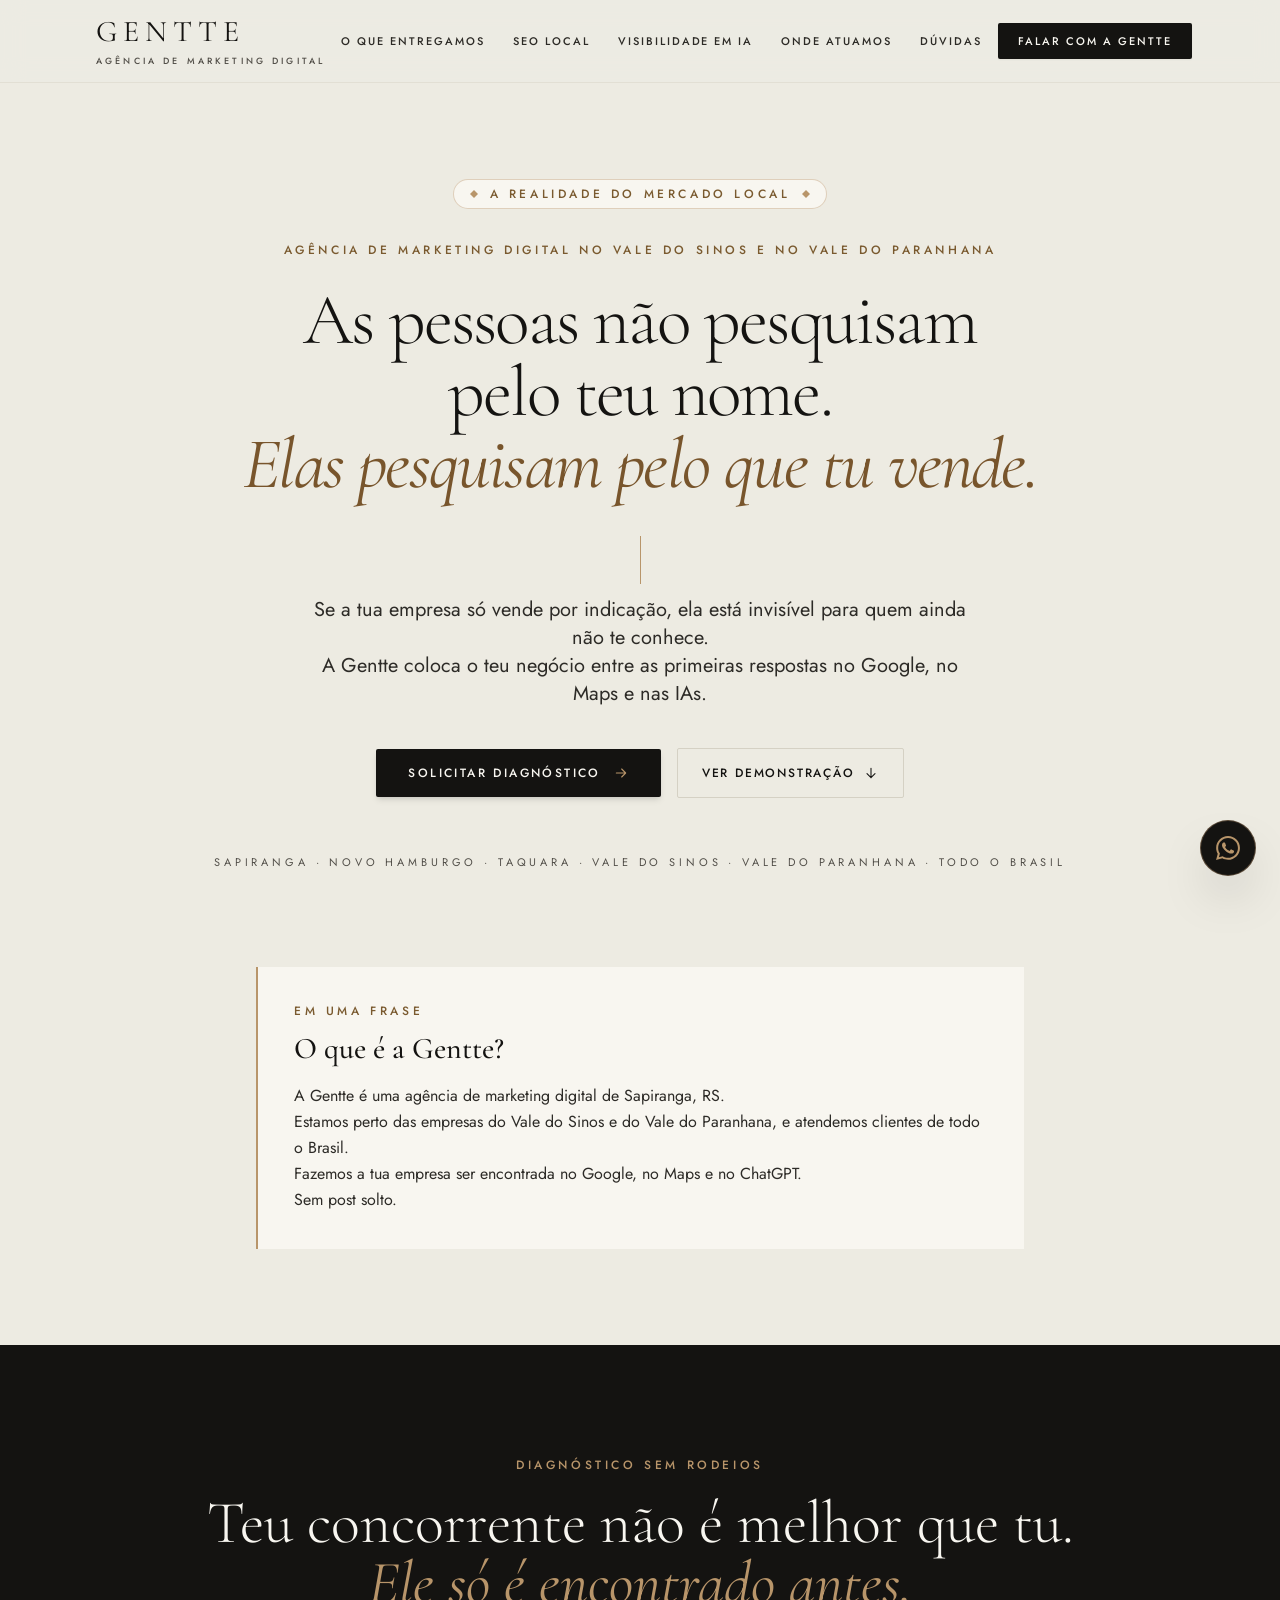
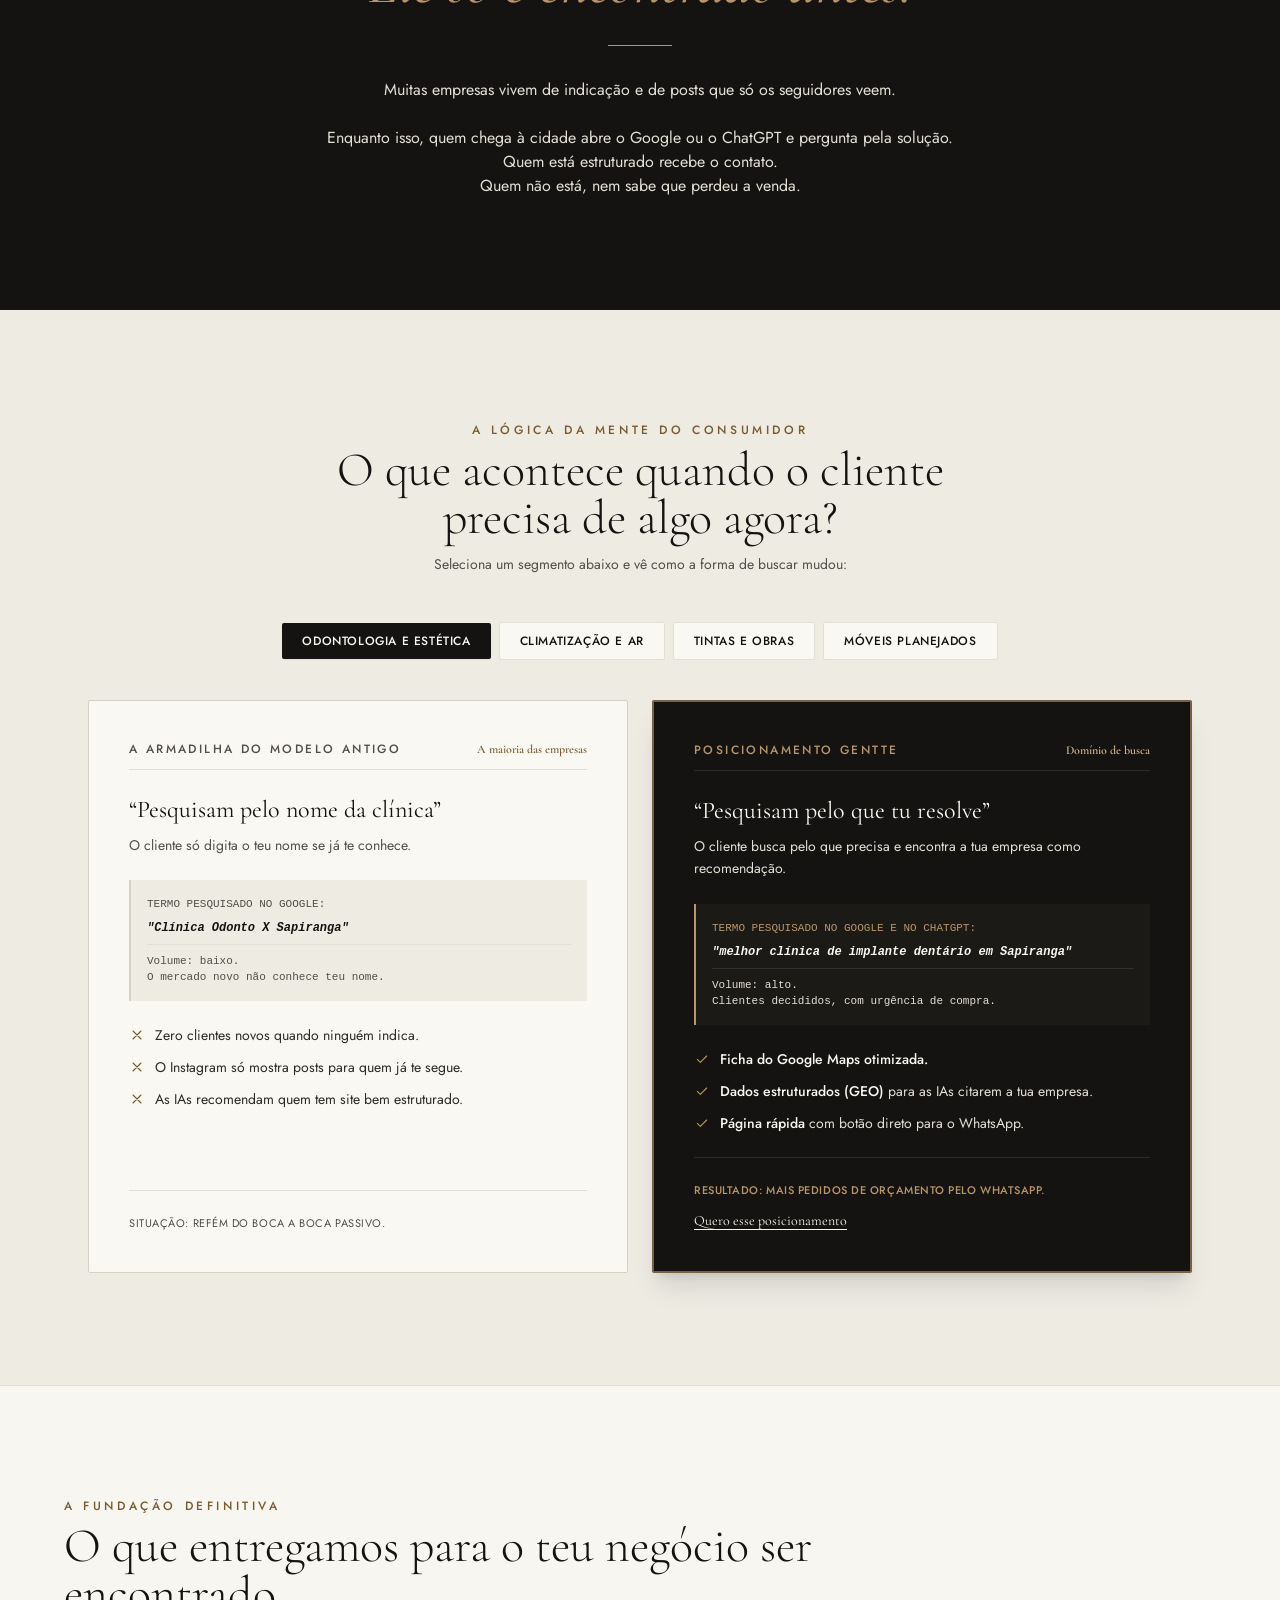
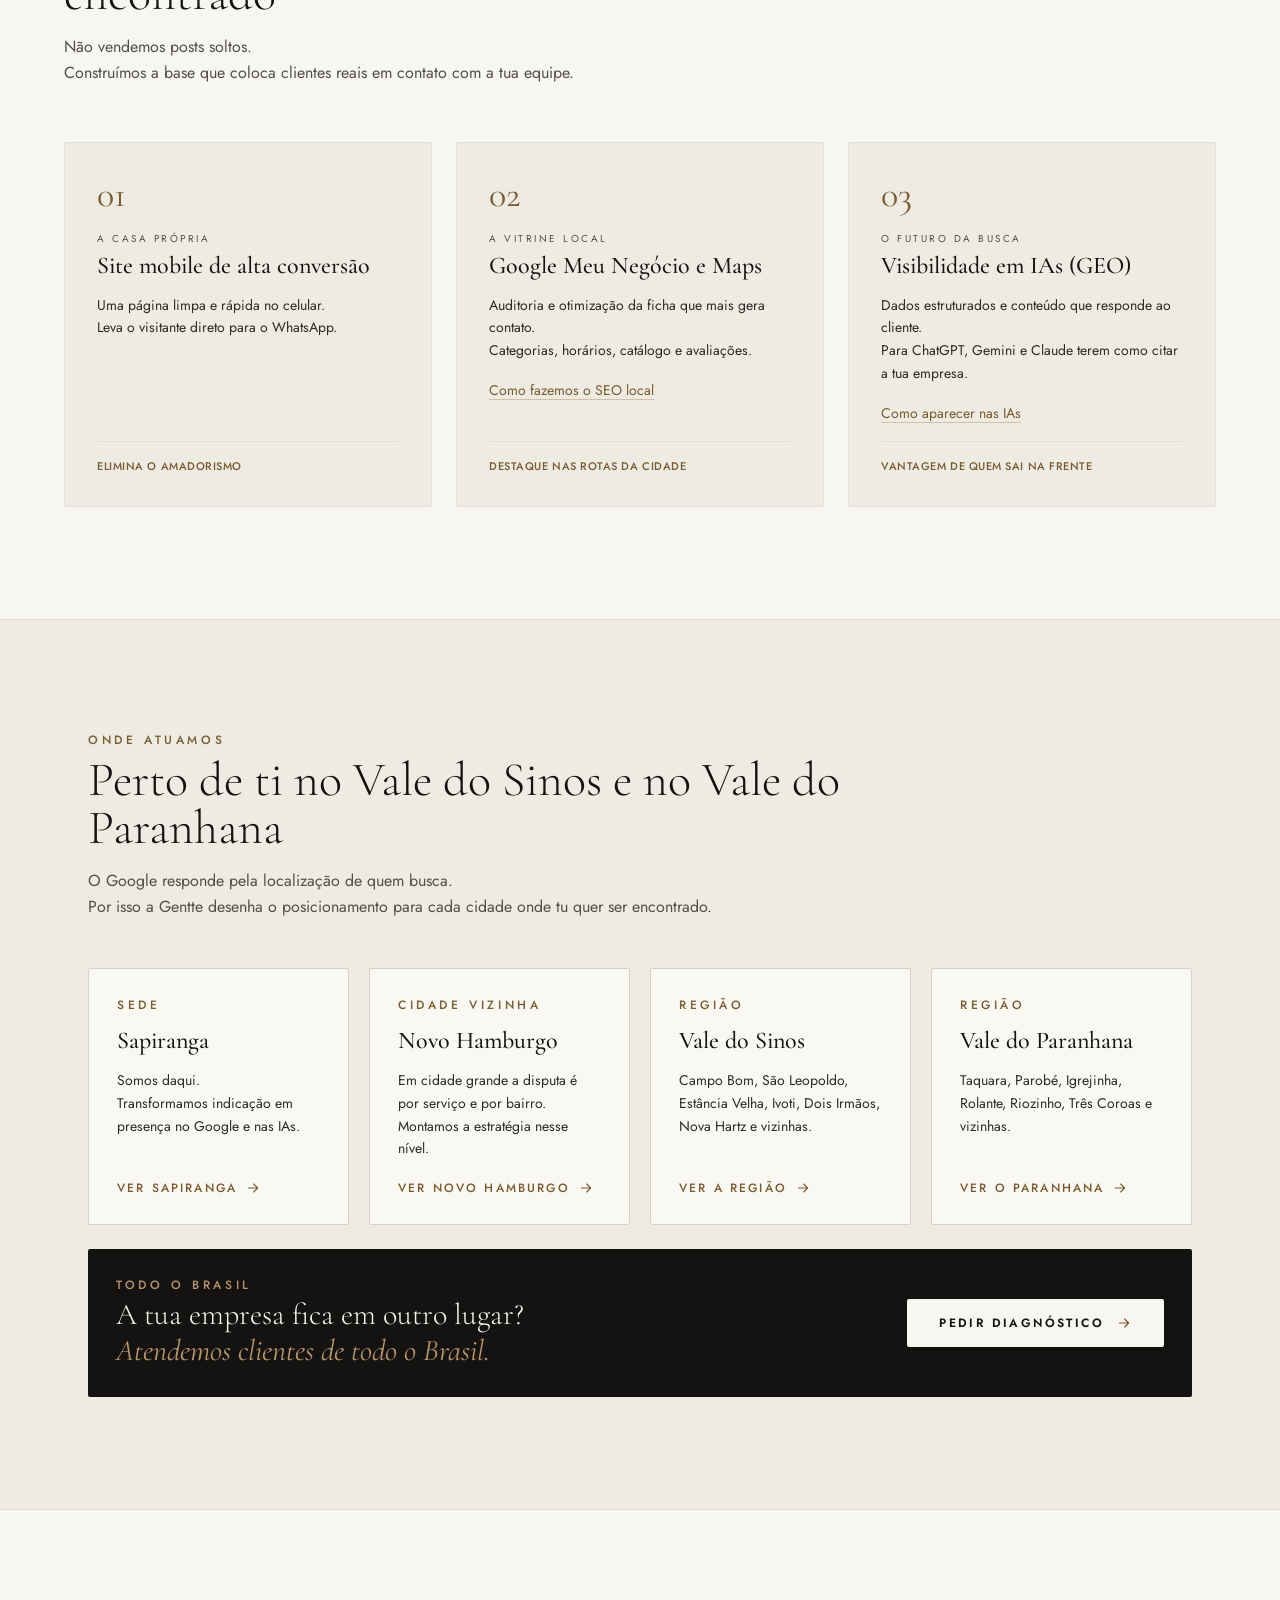
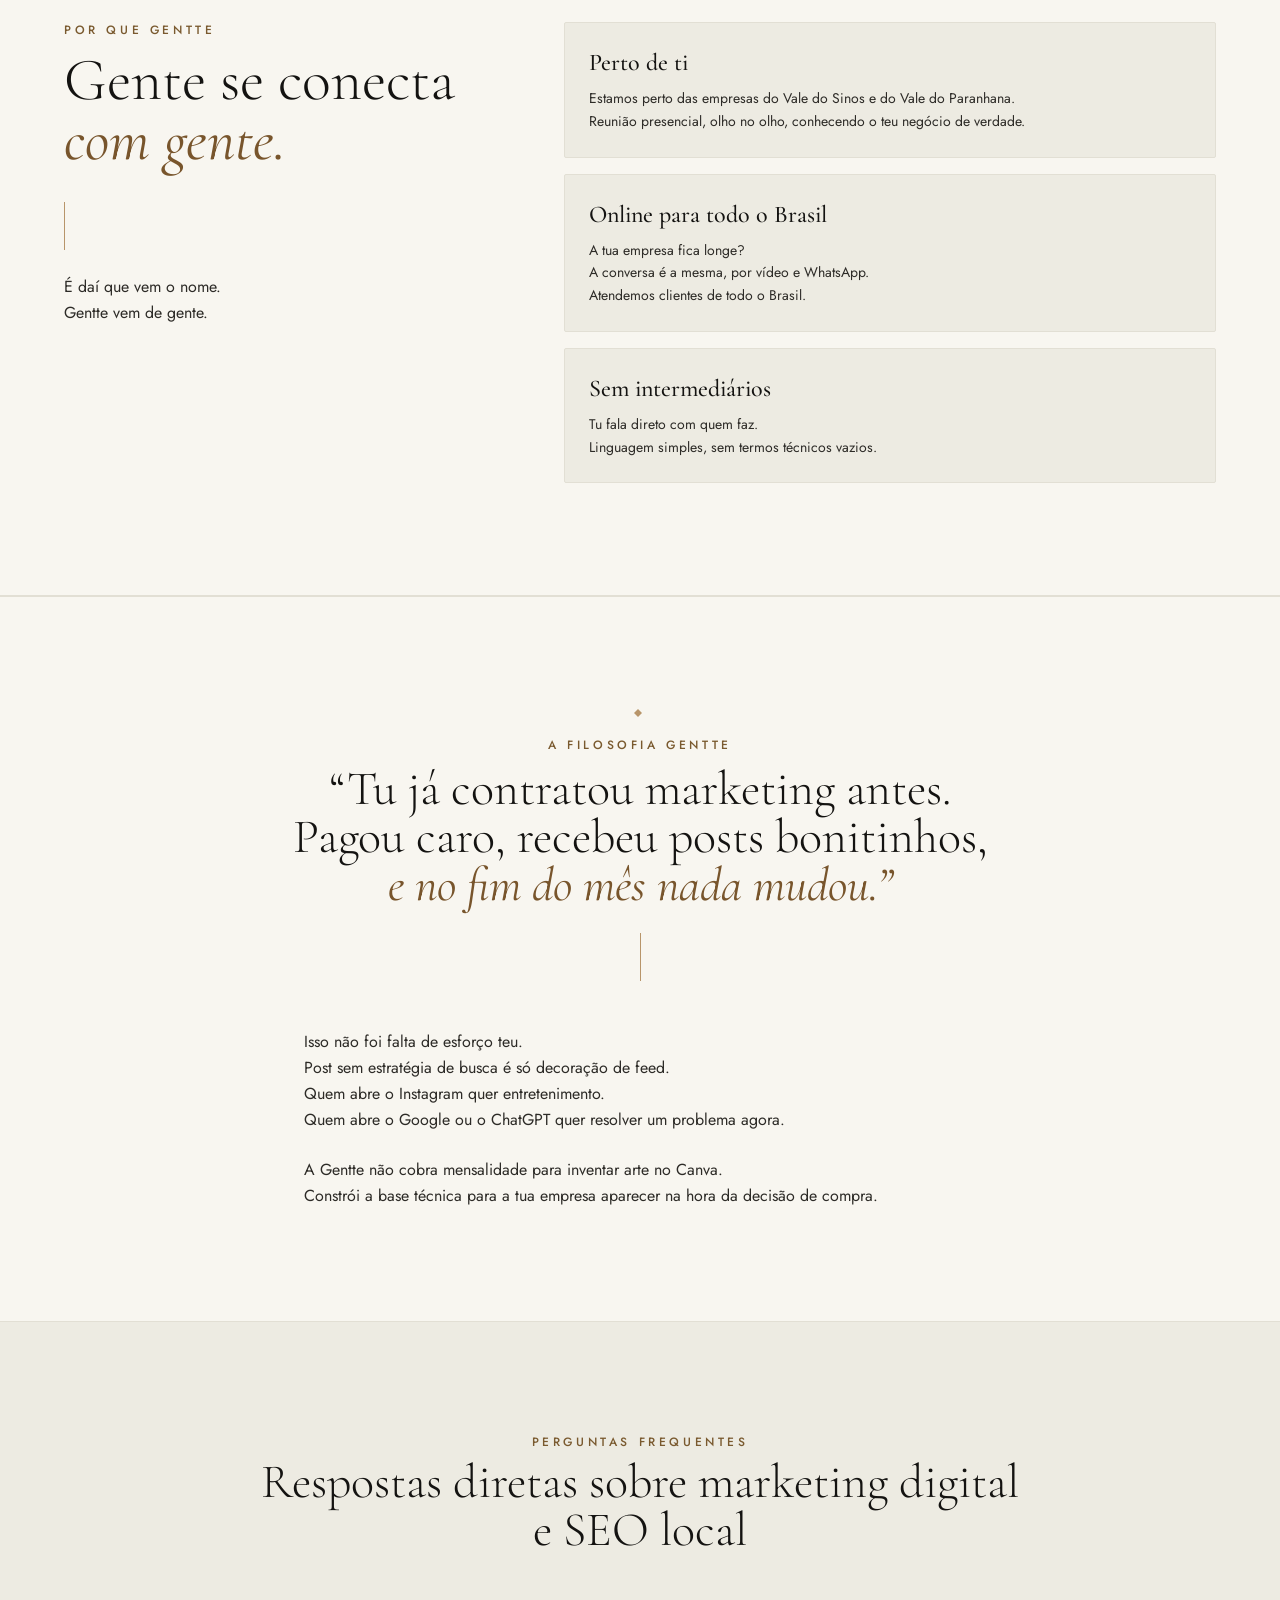
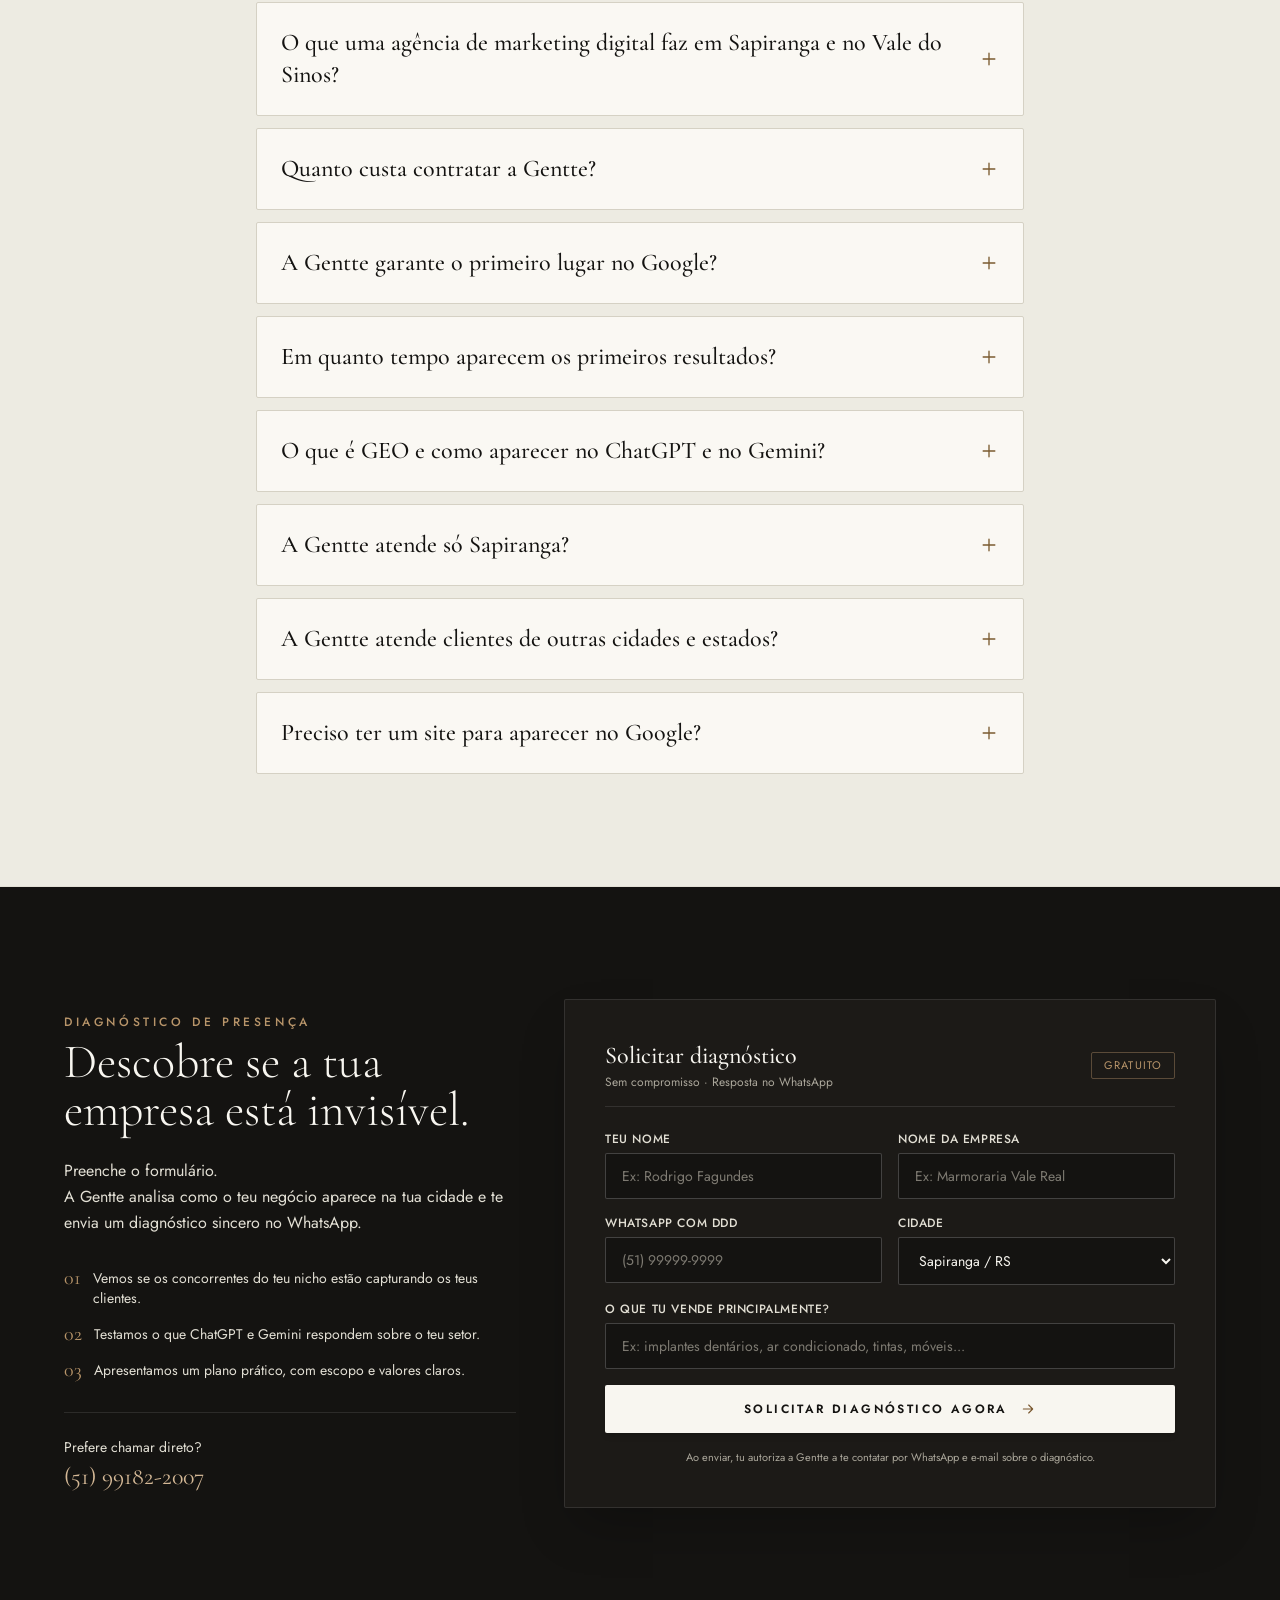
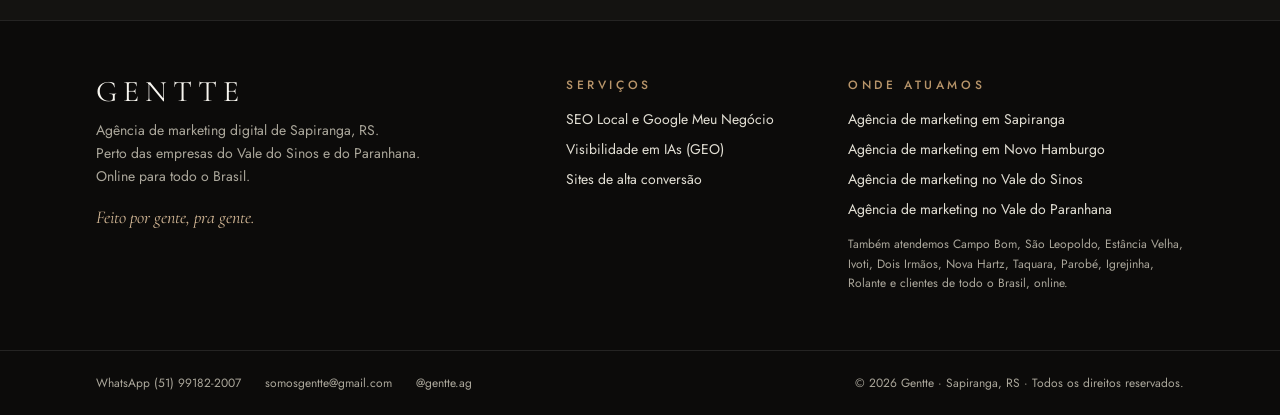
<file: index.html>
<!DOCTYPE html>
<html lang="pt-BR">
<head>
<meta charset="UTF-8">
<meta name="viewport" content="width=device-width, initial-scale=1">
<!-- Google Tag Manager -->
<script>(function(w,d,s,l,i){w[l]=w[l]||[];w[l].push({'gtm.start':new Date().getTime(),event:'gtm.js'});var f=d.getElementsByTagName(s)[0],j=d.createElement(s),dl=l!='dataLayer'?'&l='+l:'';j.async=true;j.src='https://www.googletagmanager.com/gtm.js?id='+i+dl;f.parentNode.insertBefore(j,f);})(window,document,'script','dataLayer','GTM-KPG8CZ2H');</script>
<!-- End Google Tag Manager -->
<script>document.documentElement.classList.add('js')</script>
<title>Gentte | Agência de Marketing no Vale do Sinos e Paranhana</title>
<meta name="description" content="Agência de marketing digital no Vale do Sinos e no Vale do Paranhana, com atendimento para todo o Brasil. SEO local, Google Meu Negócio e IAs.">
<meta name="robots" content="index, follow, max-image-preview:large, max-snippet:-1">
<meta name="author" content="Gentte">
<meta name="theme-color" content="#141311">
<link rel="canonical" href="https://somosgentte.com.br/">
<meta property="og:type" content="website">
<meta property="og:site_name" content="Gentte">
<meta property="og:locale" content="pt_BR">
<meta property="og:url" content="https://somosgentte.com.br/">
<meta property="og:title" content="Gentte | Agência de Marketing no Vale do Sinos e Paranhana">
<meta property="og:description" content="Agência de marketing digital no Vale do Sinos e no Vale do Paranhana, com atendimento para todo o Brasil. SEO local, Google Meu Negócio e IAs.">
<meta property="og:image" content="https://somosgentte.com.br/og-image.jpg?v=20261108">
<meta property="og:image:secure_url" content="https://somosgentte.com.br/og-image.jpg?v=20261108">
<meta property="og:image:type" content="image/jpeg">
<meta property="og:image:width" content="1200">
<meta property="og:image:height" content="630">
<meta property="og:image:alt" content="Gentte, agência de marketing digital em Sapiranga, Novo Hamburgo e Vale do Sinos">
<meta name="twitter:card" content="summary_large_image">
<meta name="twitter:title" content="Gentte | Agência de Marketing no Vale do Sinos e Paranhana">
<meta name="twitter:description" content="Agência de marketing digital no Vale do Sinos e no Vale do Paranhana, com atendimento para todo o Brasil. SEO local, Google Meu Negócio e IAs.">
<meta name="twitter:image" content="https://somosgentte.com.br/og-image.jpg?v=20261108">
<link rel="icon" href="/favicon.ico" sizes="48x48">
  <link rel="icon" type="image/png" sizes="48x48" href="/favicon-48.png">
  <link rel="icon" type="image/png" sizes="96x96" href="/favicon-96.png">
  <link rel="icon" type="image/png" sizes="192x192" href="/icon-192.png">
  <link rel="apple-touch-icon" sizes="180x180" href="/apple-touch-icon.png">
<link rel="manifest" href="/site.webmanifest">
<link rel="preload" href="/cormorant-garamond-latin-wght-normal.woff2" as="font" type="font/woff2" crossorigin>
<link rel="preload" href="/jost-latin-wght-normal.woff2" as="font" type="font/woff2" crossorigin>
<link rel="stylesheet" href="/style.css?v=20261108">
<script type="application/ld+json">
{
 "@context": "https://schema.org",
 "@graph": [
  {
   "@type": [
    "ProfessionalService",
    "Organization"
   ],
   "@id": "https://somosgentte.com.br/#organizacao",
   "name": "Gentte",
   "legalName": "KWDIGITAL LTDA",
   "alternateName": [
    "GENTTE",
    "Gentte Posicionamento Digital"
   ],
   "slogan": "Feito por gente, pra gente.",
   "description": "Agência de marketing digital de Sapiranga, RS, perto das empresas do Vale do Sinos e do Vale do Paranhana e com atendimento online para todo o Brasil. Faz empresas serem encontradas no Google, no Google Maps e em inteligências artificiais como ChatGPT e Gemini, com SEO local, Google Meu Negócio, sites rápidos e dados estruturados.",
   "url": "https://somosgentte.com.br/",
   "logo": {
    "@type": "ImageObject",
    "url": "https://somosgentte.com.br/icon-512.png",
    "width": 512,
    "height": 512
   },
   "image": "https://somosgentte.com.br/og-image.jpg",
   "telephone": "+55-51-99182-2007",
   "email": "somosgentte@gmail.com",
   "priceRange": "$$",
   "address": {
    "@type": "PostalAddress",
    "addressLocality": "Sapiranga",
    "addressRegion": "RS",
    "addressCountry": "BR"
   },
   "areaServed": [
    {
     "@type": "City",
     "name": "Sapiranga",
     "containedInPlace": {
      "@type": "AdministrativeArea",
      "name": "Rio Grande do Sul"
     }
    },
    {
     "@type": "City",
     "name": "Novo Hamburgo",
     "containedInPlace": {
      "@type": "AdministrativeArea",
      "name": "Rio Grande do Sul"
     }
    },
    {
     "@type": "City",
     "name": "Campo Bom",
     "containedInPlace": {
      "@type": "AdministrativeArea",
      "name": "Rio Grande do Sul"
     }
    },
    {
     "@type": "City",
     "name": "São Leopoldo",
     "containedInPlace": {
      "@type": "AdministrativeArea",
      "name": "Rio Grande do Sul"
     }
    },
    {
     "@type": "City",
     "name": "Estância Velha",
     "containedInPlace": {
      "@type": "AdministrativeArea",
      "name": "Rio Grande do Sul"
     }
    },
    {
     "@type": "City",
     "name": "Ivoti",
     "containedInPlace": {
      "@type": "AdministrativeArea",
      "name": "Rio Grande do Sul"
     }
    },
    {
     "@type": "City",
     "name": "Dois Irmãos",
     "containedInPlace": {
      "@type": "AdministrativeArea",
      "name": "Rio Grande do Sul"
     }
    },
    {
     "@type": "City",
     "name": "Nova Hartz",
     "containedInPlace": {
      "@type": "AdministrativeArea",
      "name": "Rio Grande do Sul"
     }
    },
    {
     "@type": "City",
     "name": "Araricá",
     "containedInPlace": {
      "@type": "AdministrativeArea",
      "name": "Rio Grande do Sul"
     }
    },
    {
     "@type": "City",
     "name": "Portão",
     "containedInPlace": {
      "@type": "AdministrativeArea",
      "name": "Rio Grande do Sul"
     }
    },
    {
     "@type": "City",
     "name": "Taquara",
     "containedInPlace": {
      "@type": "AdministrativeArea",
      "name": "Rio Grande do Sul"
     }
    },
    {
     "@type": "City",
     "name": "Parobé",
     "containedInPlace": {
      "@type": "AdministrativeArea",
      "name": "Rio Grande do Sul"
     }
    },
    {
     "@type": "City",
     "name": "Igrejinha",
     "containedInPlace": {
      "@type": "AdministrativeArea",
      "name": "Rio Grande do Sul"
     }
    },
    {
     "@type": "City",
     "name": "Rolante",
     "containedInPlace": {
      "@type": "AdministrativeArea",
      "name": "Rio Grande do Sul"
     }
    },
    {
     "@type": "City",
     "name": "Riozinho",
     "containedInPlace": {
      "@type": "AdministrativeArea",
      "name": "Rio Grande do Sul"
     }
    },
    {
     "@type": "City",
     "name": "Três Coroas",
     "containedInPlace": {
      "@type": "AdministrativeArea",
      "name": "Rio Grande do Sul"
     }
    },
    {
     "@type": "AdministrativeArea",
     "name": "Vale do Sinos"
    },
    {
     "@type": "AdministrativeArea",
     "name": "Vale do Paranhana"
    },
    {
     "@type": "Country",
     "name": "Brasil"
    }
   ],
   "knowsAbout": [
    "SEO local",
    "Google Meu Negócio",
    "Google Maps",
    "Visibilidade em inteligência artificial (GEO)",
    "Dados estruturados Schema.org",
    "Marketing digital para negócios locais",
    "Criação de sites de alta conversão"
   ],
   "serviceType": [
    "Marketing digital",
    "SEO local",
    "Gestão de Google Meu Negócio",
    "Otimização para inteligência artificial (GEO)",
    "Criação de sites",
    "Gestão de tráfego pago"
   ],
   "founder": [
    {
     "@type": "Person",
     "name": "Francis Klock",
     "jobTitle": "Sócio, estratégia e posicionamento"
    },
    {
     "@type": "Person",
     "name": "Kauã Woisechowski",
     "jobTitle": "Sócio, performance e crescimento"
    }
   ],
   "contactPoint": [
    {
     "@type": "ContactPoint",
     "contactType": "customer service",
     "telephone": "+55-51-99182-2007",
     "email": "somosgentte@gmail.com",
     "areaServed": "BR",
     "availableLanguage": "pt-BR"
    }
   ],
   "sameAs": [
    "https://www.instagram.com/gentte.ag/"
   ]
  },
  {
   "@type": "WebSite",
   "@id": "https://somosgentte.com.br/#site",
   "url": "https://somosgentte.com.br/",
   "name": "Gentte",
   "alternateName": ["GENTTE", "Gentte Agência de Marketing"],
   "inLanguage": "pt-BR",
   "publisher": {
    "@id": "https://somosgentte.com.br/#organizacao"
   }
  },
  {
   "@type": "WebPage",
   "@id": "https://somosgentte.com.br/#pagina",
   "url": "https://somosgentte.com.br/",
   "name": "Gentte | Agência de Marketing no Vale do Sinos e Paranhana",
   "description": "Agência de marketing digital no Vale do Sinos e no Vale do Paranhana, com atendimento para todo o Brasil. SEO local, Google Meu Negócio e IAs.",
   "inLanguage": "pt-BR",
   "isPartOf": {
    "@id": "https://somosgentte.com.br/#site"
   },
   "about": {
    "@id": "https://somosgentte.com.br/#organizacao"
   },
   "primaryImageOfPage": {
    "@type": "ImageObject",
    "url": "https://somosgentte.com.br/og-image.jpg"
   },
   "dateModified": "2026-11-08"
  },
  {
   "@type": "FAQPage",
   "mainEntity": [
    {
     "@type": "Question",
     "name": "O que uma agência de marketing digital faz em Sapiranga e no Vale do Sinos?",
     "acceptedAnswer": {
      "@type": "Answer",
      "text": "Planeja e executa o que faz a empresa ser encontrada: ficha do Google, SEO local, site rápido, anúncios e visibilidade nas IAs. A Gentte começa por um diagnóstico de como a tua empresa aparece hoje."
     }
    },
    {
     "@type": "Question",
     "name": "Quanto custa contratar a Gentte?",
     "acceptedAnswer": {
      "@type": "Answer",
      "text": "Depende do ponto de partida e do escopo. Primeiro fazemos o diagnóstico, sem custo. Depois enviamos uma proposta com escopo e valores claros. A verba de anúncios fica sempre separada dos honorários."
     }
    },
    {
     "@type": "Question",
     "name": "A Gentte garante o primeiro lugar no Google?",
     "acceptedAnswer": {
      "@type": "Answer",
      "text": "Não, e vale desconfiar de quem garante. Nenhuma agência controla o Google nem as IAs. A Gentte constrói as condições para a tua empresa ser a resposta mais clara e mede o resultado todo mês."
     }
    },
    {
     "@type": "Question",
     "name": "Em quanto tempo aparecem os primeiros resultados?",
     "acceptedAnswer": {
      "@type": "Answer",
      "text": "Ajustes na ficha do Google mostram efeito mais cedo. Posicionamento no Google e nas IAs leva meses. O prazo muda com o segmento e a concorrência. O diagnóstico mostra o que esperar."
     }
    },
    {
     "@type": "Question",
     "name": "O que é GEO e como aparecer no ChatGPT e no Gemini?",
     "acceptedAnswer": {
      "@type": "Answer",
      "text": "GEO é fazer a tua empresa ser entendida e citada por assistentes de IA. Na prática: dados iguais em todos os canais, dados estruturados, avaliações reais e conteúdo que responde ao cliente. Ninguém garante uma citação, mas dá para aumentar as chances. Veja como a Gentte faz."
     }
    },
    {
     "@type": "Question",
     "name": "A Gentte atende só Sapiranga?",
     "acceptedAnswer": {
      "@type": "Answer",
      "text": "Somos de Sapiranga e atendemos de perto o Vale do Sinos e o Vale do Paranhana. Isso inclui Novo Hamburgo, Campo Bom, São Leopoldo, Taquara, Parobé, Igrejinha e Rolante. As reuniões são presenciais ou online. Veja o Vale do Sinos e o Vale do Paranhana."
     }
    },
    {
     "@type": "Question",
     "name": "A Gentte atende clientes de outras cidades e estados?",
     "acceptedAnswer": {
      "@type": "Answer",
      "text": "Sim. Atendemos clientes de todo o Brasil, online, por vídeo e WhatsApp. O método é o mesmo: diagnóstico, estrutura e medição mensal. A diferença é que a conversa acontece à distância."
     }
    },
    {
     "@type": "Question",
     "name": "Preciso ter um site para aparecer no Google?",
     "acceptedAnswer": {
      "@type": "Answer",
      "text": "Para dominar a busca local, sim. O site conecta Google, Maps e IAs. Se ainda não tens um, a Gentte constrói uma página rápida que leva direto ao WhatsApp."
     }
    }
   ]
  }
 ]
}
</script>
</head><body class="relative">
<!-- Google Tag Manager (noscript) -->
<noscript><iframe src="https://www.googletagmanager.com/ns.html?id=GTM-KPG8CZ2H" height="0" width="0" style="display:none;visibility:hidden"></iframe></noscript>
<!-- End Google Tag Manager (noscript) -->
<a href="#conteudo" class="sr-only focus:not-sr-only focus:fixed focus:top-3 focus:left-3 focus:z-[100] focus:bg-ink focus:text-cream-light focus:px-4 focus:py-2">Ir para o conteúdo</a>
<header class="sticky top-0 z-50 bg-cream/95 backdrop-blur-md border-b border-cream-mid">
  <div class="max-w-6xl mx-auto flex items-center justify-between gap-4 py-3.5 px-4 sm:px-8">
    <a href="/" class="flex flex-col group" aria-label="Gentte, agência de marketing digital. Ir para o início">
      <span class="font-serif text-2xl sm:text-3xl tracking-[0.2em] font-normal text-ink group-hover:text-gold-deep transition-colors leading-none">GENTTE</span>
      <span class="text-[9px] tracking-[0.35em] uppercase text-ink-muted mt-1 font-medium whitespace-nowrap">Agência de marketing digital</span>
    </a>
    <nav class="hidden xl:flex items-center gap-7 text-[11px] tracking-[0.18em] uppercase font-medium text-ink-soft whitespace-nowrap" aria-label="Principal"><a href="/#metodo" class="hover:text-gold-text transition-colors">O que entregamos</a><a href="/seo-local-google-meu-negocio" class="hover:text-gold-text transition-colors">SEO Local</a><a href="/visibilidade-em-ia-geo" class="hover:text-gold-text transition-colors">Visibilidade em IA</a><a href="/#atuacao" class="hover:text-gold-text transition-colors">Onde atuamos</a><a href="/#perguntas" class="hover:text-gold-text transition-colors">Dúvidas</a></nav>
    <div class="flex items-center gap-3">
      <a data-wa="header" href="https://wa.me/5551991822007?text=Ol%C3%A1%21%20Acessei%20o%20site%20da%20Gentte%20e%20gostaria%20de%20um%20diagn%C3%B3stico%20de%20posicionamento." target="_blank" rel="noopener" class="hidden sm:inline-flex items-center gap-2 bg-ink hover:bg-ink-soft text-cream-light text-[11px] uppercase tracking-[0.18em] font-medium px-5 py-2.5 rounded-sm transition-all shadow-sm active:scale-95 whitespace-nowrap">Falar com a Gentte</a>
      <details class="xl:hidden relative">
        <summary class="list-none cursor-pointer grid place-items-center w-11 h-11 border border-cream-dark rounded-sm" aria-label="Abrir menu"><svg class="w-5 h-5" viewBox="0 0 24 24" fill="none" stroke="currentColor" stroke-width="1.6" stroke-linecap="round" stroke-linejoin="round" aria-hidden="true"><path d="M4 8h16M4 16h16"/></svg></summary>
        <div class="absolute right-0 mt-2 w-72 bg-cream-light border border-cream-dark shadow-xl p-5 text-sm uppercase tracking-[0.12em] font-medium"><a href="/#tese" class="block py-3 border-b border-cream-mid hover:text-gold-text">A tese</a><a href="/#metodo" class="block py-3 border-b border-cream-mid hover:text-gold-text">O que entregamos</a><a href="/seo-local-google-meu-negocio" class="block py-3 border-b border-cream-mid hover:text-gold-text">SEO Local</a><a href="/visibilidade-em-ia-geo" class="block py-3 border-b border-cream-mid hover:text-gold-text">Visibilidade em IA</a><a href="/#atuacao" class="block py-3 border-b border-cream-mid hover:text-gold-text">Onde atuamos</a><a href="/#perguntas" class="block py-3 border-b border-cream-mid hover:text-gold-text">Dúvidas</a><a href="/#diagnostico" class="block py-3 border-b border-cream-mid hover:text-gold-text">Diagnóstico</a>
          <a data-wa="menu_mobile" href="https://wa.me/5551991822007?text=Ol%C3%A1%21%20Acessei%20o%20site%20da%20Gentte%20e%20gostaria%20de%20um%20diagn%C3%B3stico%20de%20posicionamento." target="_blank" rel="noopener" class="btn-ink w-full mt-4">Falar com a Gentte</a></div>
      </details>
    </div>
  </div>
</header>
<main id="conteudo">

<!-- 1. HERO -->
<section id="tese" class="min-h-[80vh] flex flex-col justify-center items-center text-center px-4 sm:px-6 py-16 sm:py-24 relative max-w-5xl mx-auto">
  <div class="reveal inline-flex items-center gap-3 px-4 py-1.5 rounded-full border border-gold/40 bg-cream-light eyebrow mb-8"><svg class="w-2 h-2 text-gold shrink-0" viewBox="0 0 10 10" aria-hidden="true"><path d="M5 0l5 5-5 5-5-5z" fill="currentColor"/></svg><span>A realidade do mercado local</span><svg class="w-2 h-2 text-gold shrink-0" viewBox="0 0 10 10" aria-hidden="true"><path d="M5 0l5 5-5 5-5-5z" fill="currentColor"/></svg></div>
  <h1 class="reveal font-serif text-4xl sm:text-6xl lg:text-7xl font-light text-ink leading-[1.12] mb-6 tracking-tight">
    <span class="block eyebrow !font-sans mb-6 !leading-relaxed">Agência de marketing digital no Vale do Sinos e no Vale do Paranhana</span>
    As pessoas não pesquisam <br class="hidden sm:inline">pelo teu nome. <br>
    <em class="italic text-gold-deep font-normal">Elas pesquisam pelo que tu vende.</em>
  </h1>
  <div class="editorial-line h-12 my-3 mx-auto"></div>
  <p class="reveal text-base sm:text-xl text-ink-soft max-w-2xl mx-auto leading-relaxed mb-10">
    Se a tua empresa só vende por indicação, ela está invisível para quem ainda não te conhece.<br>A Gentte coloca o teu negócio entre as primeiras respostas no Google, no Maps e nas IAs.
  </p>
  <div class="reveal flex flex-col sm:flex-row items-center justify-center gap-4 w-full max-w-xl mx-auto mb-14">
    <a href="#diagnostico" class="btn-ink w-full sm:w-auto"><span>Solicitar diagnóstico</span><svg class="w-4 h-4 text-gold" viewBox="0 0 24 24" fill="none" stroke="currentColor" stroke-width="1.6" stroke-linecap="round" stroke-linejoin="round" aria-hidden="true"><path d="M5 12h14M13 6l6 6-6 6"/></svg></a>
    <a href="#comparativo" class="btn-ghost w-full sm:w-auto"><span>Ver demonstração</span><svg class="w-4 h-4" viewBox="0 0 24 24" fill="none" stroke="currentColor" stroke-width="1.6" stroke-linecap="round" stroke-linejoin="round" aria-hidden="true"><path d="M12 5v14M6 13l6 6 6-6"/></svg></a>
  </div>
  <p class="text-[11px] tracking-[0.35em] uppercase text-ink-muted">Sapiranga · Novo Hamburgo · Taquara · Vale do Sinos · Vale do Paranhana · Todo o Brasil</p>
</section>

<!-- RESPOSTA DIRETA (entidade) -->
<section id="sobre" class="px-4 sm:px-6 pb-20 sm:pb-24">
  <div class="max-w-3xl mx-auto bg-cream-light border-l-2 border-gold p-6 sm:p-9">
    <p class="eyebrow mb-3">Em uma frase</p>
    <h2 class="font-serif text-2xl sm:text-3xl text-ink font-medium mb-4">O que é a Gentte?</h2>
    <p class="text-ink-soft leading-relaxed">A Gentte é uma agência de marketing digital de Sapiranga, RS.<br>Estamos perto das empresas do Vale do Sinos e do Vale do Paranhana, e atendemos clientes de todo o Brasil.<br>Fazemos a tua empresa ser encontrada no Google, no Maps e no ChatGPT.<br>Sem post solto.</p>
  </div>
</section>

<!-- 2. MANIFESTO -->
<section class="bg-ink text-cream py-20 sm:py-28 px-4 sm:px-6 on-dark">
  <div class="max-w-4xl mx-auto text-center">
    <p class="reveal eyebrow mb-5">Diagnóstico sem rodeios</p>
    <h2 class="reveal font-serif text-3xl sm:text-5xl lg:text-6xl font-light text-cream-light leading-[1.25] mb-8">Teu concorrente não é melhor que tu. <br><em class="italic text-gold font-normal">Ele só é encontrado antes.</em></h2>
    <div class="w-16 h-px bg-gold mx-auto mb-8"></div>
    <p class="reveal text-sm sm:text-base text-cream-mid max-w-2xl mx-auto leading-relaxed mb-6">Muitas empresas vivem de indicação e de posts que só os seguidores veem.</p>
    <p class="reveal text-sm sm:text-base text-cream-mid max-w-2xl mx-auto leading-relaxed">Enquanto isso, quem chega à cidade abre o Google ou o ChatGPT e pergunta pela solução.<br>Quem está estruturado recebe o contato.<br>Quem não está, nem sabe que perdeu a venda.</p>
  </div>
</section>

<!-- 3. COMPARATIVO -->
<section id="comparativo" class="py-20 sm:py-28 px-4 sm:px-6 max-w-6xl mx-auto">
  <div class="text-center max-w-2xl mx-auto mb-12">
    <p class="eyebrow mb-2">A lógica da mente do consumidor</p>
    <h2 class="font-serif text-3xl sm:text-5xl font-light text-ink leading-tight">O que acontece quando o cliente precisa de algo agora?</h2>
    <p class="text-sm text-ink-muted mt-3">Seleciona um segmento abaixo e vê como a forma de buscar mudou:</p>
  </div>
  <div class="flex flex-wrap items-center justify-center gap-2 mb-10" role="group" aria-label="Segmento"><button type="button" data-niche="odonto" id="tab-odonto" aria-pressed="true" class="niche-tab px-5 py-2.5 rounded-sm text-xs uppercase tracking-wider font-medium transition-all bg-ink text-cream-light shadow-sm">Odontologia e estética</button><button type="button" data-niche="ar" id="tab-ar" aria-pressed="false" class="niche-tab px-5 py-2.5 rounded-sm text-xs uppercase tracking-wider font-medium transition-all bg-cream-card border border-cream-mid text-ink hover:bg-cream-mid">Climatização e ar</button><button type="button" data-niche="tintas" id="tab-tintas" aria-pressed="false" class="niche-tab px-5 py-2.5 rounded-sm text-xs uppercase tracking-wider font-medium transition-all bg-cream-card border border-cream-mid text-ink hover:bg-cream-mid">Tintas e obras</button><button type="button" data-niche="moveis" id="tab-moveis" aria-pressed="false" class="niche-tab px-5 py-2.5 rounded-sm text-xs uppercase tracking-wider font-medium transition-all bg-cream-card border border-cream-mid text-ink hover:bg-cream-mid">Móveis planejados</button></div>
  <div class="grid grid-cols-1 md:grid-cols-2 gap-6 items-stretch">
    <div class="p-8 sm:p-10 bg-cream-card border border-cream-dark rounded-sm flex flex-col justify-between">
      <div>
        <div class="flex items-center justify-between gap-3 border-b border-cream-mid pb-3 mb-6"><span class="text-xs uppercase tracking-[0.2em] text-ink-muted font-medium">A armadilha do modelo antigo</span><span class="text-xs font-serif text-gold-text font-semibold">A maioria das empresas</span></div>
        <span class="font-serif text-2xl text-ink block mb-2" id="demo-bad-title">“Pesquisam pelo nome da clínica”</span>
        <p class="text-sm text-ink-muted mb-6 leading-relaxed">O cliente só digita o teu nome se já te conhece.</p>
        <div class="p-4 bg-cream border-l-2 border-cream-dark mb-6 font-mono text-xs text-ink-soft space-y-2">
          <p class="text-[11px] text-ink-muted uppercase">Termo pesquisado no Google:</p>
          <p class="text-ink font-bold italic" id="demo-bad-query">"Clínica Odonto X Sapiranga"</p>
          <p class="text-[11px] text-ink-muted pt-2 border-t border-cream-mid">Volume: baixo.<br>O mercado novo não conhece teu nome.</p>
        </div>
        <ul class="space-y-3 text-sm text-ink-soft">
          <li class="flex items-start gap-2.5"><span class="text-gold-text mt-0.5"><svg class="w-4 h-4" viewBox="0 0 24 24" fill="none" stroke="currentColor" stroke-width="1.6" stroke-linecap="round" stroke-linejoin="round" aria-hidden="true"><path d="M6 6l12 12M18 6L6 18"/></svg></span><span>Zero clientes novos quando ninguém indica.</span></li>
          <li class="flex items-start gap-2.5"><span class="text-gold-text mt-0.5"><svg class="w-4 h-4" viewBox="0 0 24 24" fill="none" stroke="currentColor" stroke-width="1.6" stroke-linecap="round" stroke-linejoin="round" aria-hidden="true"><path d="M6 6l12 12M18 6L6 18"/></svg></span><span>O Instagram só mostra posts para quem já te segue.</span></li>
          <li class="flex items-start gap-2.5"><span class="text-gold-text mt-0.5"><svg class="w-4 h-4" viewBox="0 0 24 24" fill="none" stroke="currentColor" stroke-width="1.6" stroke-linecap="round" stroke-linejoin="round" aria-hidden="true"><path d="M6 6l12 12M18 6L6 18"/></svg></span><span>As IAs recomendam quem tem site bem estruturado.</span></li>
        </ul>
      </div>
      <p class="pt-6 border-t border-cream-mid text-[11px] tracking-wider uppercase text-ink-muted mt-6">Situação: refém do boca a boca passivo.</p>
    </div>
    <div class="p-8 sm:p-10 bg-ink text-cream-light border-2 border-gold/60 rounded-sm flex flex-col justify-between shadow-xl on-dark">
      <div>
        <div class="flex items-center justify-between gap-3 border-b border-white/10 pb-3 mb-6"><span class="text-xs uppercase tracking-[0.2em] text-gold font-medium">Posicionamento Gentte</span><span class="text-xs font-serif text-gold-light font-semibold">Domínio de busca</span></div>
        <span class="font-serif text-2xl text-cream-light block mb-2" id="demo-good-title">“Pesquisam pelo que tu resolve”</span>
        <p class="text-sm text-cream-mid mb-6 leading-relaxed">O cliente busca pelo que precisa e encontra a tua empresa como recomendação.</p>
        <div class="p-4 bg-ink-card border-l-2 border-gold mb-6 font-mono text-xs text-cream-light space-y-2">
          <p class="text-[11px] text-gold uppercase">Termo pesquisado no Google e no ChatGPT:</p>
          <p class="text-cream-light font-bold italic" id="demo-good-query">"melhor clínica de implante dentário em Sapiranga"</p>
          <p class="text-[11px] text-cream-mid pt-2 border-t border-white/10">Volume: alto.<br>Clientes decididos, com urgência de compra.</p>
        </div>
        <ul class="space-y-3 text-sm text-cream-mid">
          <li class="flex items-start gap-2.5"><span class="text-gold mt-0.5"><svg class="w-4 h-4" viewBox="0 0 24 24" fill="none" stroke="currentColor" stroke-width="1.6" stroke-linecap="round" stroke-linejoin="round" aria-hidden="true"><path d="M5 12.5l4.5 4.5L19 7.5"/></svg></span><span><strong class="text-cream-light font-medium">Ficha do Google Maps otimizada.</strong></span></li>
          <li class="flex items-start gap-2.5"><span class="text-gold mt-0.5"><svg class="w-4 h-4" viewBox="0 0 24 24" fill="none" stroke="currentColor" stroke-width="1.6" stroke-linecap="round" stroke-linejoin="round" aria-hidden="true"><path d="M5 12.5l4.5 4.5L19 7.5"/></svg></span><span><strong class="text-cream-light font-medium">Dados estruturados (GEO)</strong> para as IAs citarem a tua empresa.</span></li>
          <li class="flex items-start gap-2.5"><span class="text-gold mt-0.5"><svg class="w-4 h-4" viewBox="0 0 24 24" fill="none" stroke="currentColor" stroke-width="1.6" stroke-linecap="round" stroke-linejoin="round" aria-hidden="true"><path d="M5 12.5l4.5 4.5L19 7.5"/></svg></span><span><strong class="text-cream-light font-medium">Página rápida</strong> com botão direto para o WhatsApp.</span></li>
        </ul>
      </div>
      <div class="pt-6 border-t border-white/10 flex flex-wrap items-center justify-between gap-3 mt-6">
        <span class="text-[11px] tracking-wider uppercase text-gold font-medium">Resultado: mais pedidos de orçamento pelo WhatsApp.</span>
        <a href="#diagnostico" class="text-sm font-serif text-cream-light hover:text-gold transition-colors underline underline-offset-4">Quero esse posicionamento</a>
      </div>
    </div>
  </div>
</section>

<!-- 4. OS 3 PILARES -->
<section id="metodo" class="py-20 sm:py-28 px-4 sm:px-6 bg-cream-light border-y border-cream-mid">
  <div class="max-w-6xl mx-auto">
    <div class="max-w-3xl mb-14">
      <p class="eyebrow mb-2">A fundação definitiva</p>
      <h2 class="font-serif text-3xl sm:text-5xl font-light text-ink leading-tight">O que entregamos para o teu negócio ser encontrado</h2>
      <p class="text-ink-muted mt-4 leading-relaxed">Não vendemos posts soltos.<br>Construímos a base que coloca clientes reais em contato com a tua equipe.</p>
    </div>
    <div class="grid grid-cols-1 md:grid-cols-3 gap-6">
      <article class="p-8 bg-cream border border-cream-mid rounded-sm flex flex-col justify-between hover:border-gold transition-all">
        <div><span class="font-serif text-4xl text-gold-text block mb-4">01</span><span class="text-[10px] tracking-[0.25em] uppercase text-ink-muted block mb-1">A casa própria</span>
          <h3 class="font-serif text-2xl text-ink mb-3 font-medium">Site mobile de alta conversão</h3>
          <p class="text-sm text-ink-soft leading-relaxed mb-4">Uma página limpa e rápida no celular.<br>Leva o visitante direto para o WhatsApp.</p></div>
        <span class="text-[11px] uppercase tracking-wider text-gold-text pt-4 border-t border-cream-mid font-medium">Elimina o amadorismo</span>
      </article>
      <article class="p-8 bg-cream border border-cream-mid rounded-sm flex flex-col justify-between hover:border-gold transition-all">
        <div><span class="font-serif text-4xl text-gold-text block mb-4">02</span><span class="text-[10px] tracking-[0.25em] uppercase text-ink-muted block mb-1">A vitrine local</span>
          <h3 class="font-serif text-2xl text-ink mb-3 font-medium">Google Meu Negócio e Maps</h3>
          <p class="text-sm text-ink-soft leading-relaxed mb-4">Auditoria e otimização da ficha que mais gera contato.<br>Categorias, horários, catálogo e avaliações.</p>
          <a href="/seo-local-google-meu-negocio" class="link-g text-sm">Como fazemos o SEO local</a></div>
        <span class="text-[11px] uppercase tracking-wider text-gold-text pt-4 mt-4 border-t border-cream-mid font-medium">Destaque nas rotas da cidade</span>
      </article>
      <article class="p-8 bg-cream border border-cream-mid rounded-sm flex flex-col justify-between hover:border-gold transition-all">
        <div><span class="font-serif text-4xl text-gold-text block mb-4">03</span><span class="text-[10px] tracking-[0.25em] uppercase text-ink-muted block mb-1">O futuro da busca</span>
          <h3 class="font-serif text-2xl text-ink mb-3 font-medium">Visibilidade em IAs (GEO)</h3>
          <p class="text-sm text-ink-soft leading-relaxed mb-4">Dados estruturados e conteúdo que responde ao cliente.<br>Para ChatGPT, Gemini e Claude terem como citar a tua empresa.</p>
          <a href="/visibilidade-em-ia-geo" class="link-g text-sm">Como aparecer nas IAs</a></div>
        <span class="text-[11px] uppercase tracking-wider text-gold-text pt-4 mt-4 border-t border-cream-mid font-medium">Vantagem de quem sai na frente</span>
      </article>
    </div>
  </div>
</section>

<!-- 5. ONDE ATUAMOS -->
<section id="atuacao" class="py-20 sm:py-28 px-4 sm:px-6 max-w-6xl mx-auto">
  <div class="max-w-3xl mb-12">
    <p class="eyebrow mb-2">Onde atuamos</p>
    <h2 class="font-serif text-3xl sm:text-5xl font-light text-ink leading-tight">Perto de ti no Vale do Sinos e no Vale do Paranhana</h2>
    <p class="text-ink-muted mt-4 leading-relaxed">O Google responde pela localização de quem busca.<br>Por isso a Gentte desenha o posicionamento para cada cidade onde tu quer ser encontrado.</p>
  </div>
  <div class="grid sm:grid-cols-2 lg:grid-cols-4 gap-5">
    <a href="/agencia-de-marketing-sapiranga" class="group p-7 bg-cream-card border border-cream-dark rounded-sm hover:border-gold transition-all flex flex-col">
      <p class="eyebrow mb-3">Sede</p><h3 class="font-serif text-2xl text-ink font-medium mb-3">Sapiranga</h3>
      <p class="text-sm text-ink-soft leading-relaxed mb-5 flex-1">Somos daqui.<br>Transformamos indicação em presença no Google e nas IAs.</p>
      <span class="inline-flex items-center gap-2 text-xs uppercase tracking-[0.18em] text-gold-text font-medium group-hover:gap-3 transition-all">Ver Sapiranga <svg class="w-4 h-4" viewBox="0 0 24 24" fill="none" stroke="currentColor" stroke-width="1.6" stroke-linecap="round" stroke-linejoin="round" aria-hidden="true"><path d="M5 12h14M13 6l6 6-6 6"/></svg></span></a>
    <a href="/agencia-de-marketing-novo-hamburgo" class="group p-7 bg-cream-card border border-cream-dark rounded-sm hover:border-gold transition-all flex flex-col">
      <p class="eyebrow mb-3">Cidade vizinha</p><h3 class="font-serif text-2xl text-ink font-medium mb-3">Novo Hamburgo</h3>
      <p class="text-sm text-ink-soft leading-relaxed mb-5 flex-1">Em cidade grande a disputa é por serviço e por bairro.<br>Montamos a estratégia nesse nível.</p>
      <span class="inline-flex items-center gap-2 text-xs uppercase tracking-[0.18em] text-gold-text font-medium group-hover:gap-3 transition-all">Ver Novo Hamburgo <svg class="w-4 h-4" viewBox="0 0 24 24" fill="none" stroke="currentColor" stroke-width="1.6" stroke-linecap="round" stroke-linejoin="round" aria-hidden="true"><path d="M5 12h14M13 6l6 6-6 6"/></svg></span></a>
    <a href="/agencia-de-marketing-vale-do-sinos" class="group p-7 bg-cream-card border border-cream-dark rounded-sm hover:border-gold transition-all flex flex-col">
      <p class="eyebrow mb-3">Região</p><h3 class="font-serif text-2xl text-ink font-medium mb-3">Vale do Sinos</h3>
      <p class="text-sm text-ink-soft leading-relaxed mb-5 flex-1">Campo Bom, São Leopoldo, Estância Velha, Ivoti, Dois Irmãos, Nova Hartz e vizinhas.</p>
      <span class="inline-flex items-center gap-2 text-xs uppercase tracking-[0.18em] text-gold-text font-medium group-hover:gap-3 transition-all">Ver a região <svg class="w-4 h-4" viewBox="0 0 24 24" fill="none" stroke="currentColor" stroke-width="1.6" stroke-linecap="round" stroke-linejoin="round" aria-hidden="true"><path d="M5 12h14M13 6l6 6-6 6"/></svg></span></a>
    <a href="/agencia-de-marketing-vale-do-paranhana" class="group p-7 bg-cream-card border border-cream-dark rounded-sm hover:border-gold transition-all flex flex-col">
      <p class="eyebrow mb-3">Região</p><h3 class="font-serif text-2xl text-ink font-medium mb-3">Vale do Paranhana</h3>
      <p class="text-sm text-ink-soft leading-relaxed mb-5 flex-1">Taquara, Parobé, Igrejinha, Rolante, Riozinho, Três Coroas e vizinhas.</p>
      <span class="inline-flex items-center gap-2 text-xs uppercase tracking-[0.18em] text-gold-text font-medium group-hover:gap-3 transition-all">Ver o Paranhana <svg class="w-4 h-4" viewBox="0 0 24 24" fill="none" stroke="currentColor" stroke-width="1.6" stroke-linecap="round" stroke-linejoin="round" aria-hidden="true"><path d="M5 12h14M13 6l6 6-6 6"/></svg></span></a>
  </div>
  <div class="mt-6 p-6 sm:p-7 bg-ink text-cream-light rounded-sm flex flex-col sm:flex-row sm:items-center justify-between gap-5 on-dark">
    <div><p class="eyebrow mb-1">Todo o Brasil</p><p class="font-serif text-2xl sm:text-3xl text-cream-light font-light">A tua empresa fica em outro lugar?<br><em class="italic text-gold font-normal">Atendemos clientes de todo o Brasil.</em></p></div>
    <a href="#diagnostico" class="btn-light shrink-0">Pedir diagnóstico <svg class="w-4 h-4 text-gold-deep" viewBox="0 0 24 24" fill="none" stroke="currentColor" stroke-width="1.6" stroke-linecap="round" stroke-linejoin="round" aria-hidden="true"><path d="M5 12h14M13 6l6 6-6 6"/></svg></a>
  </div>
</section>

<!-- 5b. PROXIMIDADE E O NOME -->
<section id="proximidade" class="py-20 sm:py-28 px-4 sm:px-6 bg-cream-light border-y border-cream-mid">
  <div class="max-w-6xl mx-auto grid lg:grid-cols-12 gap-12 items-start">
    <div class="lg:col-span-5">
      <p class="eyebrow mb-3">Por que Gentte</p>
      <h2 class="font-serif text-4xl sm:text-6xl font-light text-ink leading-[1.1]">Gente se conecta <em class="italic text-gold-deep font-normal">com gente.</em></h2>
      <div class="editorial-line h-12 mt-8"></div>
      <p class="mt-6 text-ink-soft leading-relaxed">É daí que vem o nome.<br>Gentte vem de gente.</p>
    </div>
    <div class="lg:col-span-7 grid gap-4">
      <div class="p-6 bg-cream border border-cream-mid rounded-sm"><h3 class="font-serif text-2xl text-ink font-medium mb-2">Perto de ti</h3>
        <p class="text-sm text-ink-soft leading-relaxed">Estamos perto das empresas do Vale do Sinos e do Vale do Paranhana.<br>Reunião presencial, olho no olho, conhecendo o teu negócio de verdade.</p></div>
      <div class="p-6 bg-cream border border-cream-mid rounded-sm"><h3 class="font-serif text-2xl text-ink font-medium mb-2">Online para todo o Brasil</h3>
        <p class="text-sm text-ink-soft leading-relaxed">A tua empresa fica longe?<br>A conversa é a mesma, por vídeo e WhatsApp.<br>Atendemos clientes de todo o Brasil.</p></div>
      <div class="p-6 bg-cream border border-cream-mid rounded-sm"><h3 class="font-serif text-2xl text-ink font-medium mb-2">Sem intermediários</h3>
        <p class="text-sm text-ink-soft leading-relaxed">Tu fala direto com quem faz.<br>Linguagem simples, sem termos técnicos vazios.</p></div>
    </div>
  </div>
</section>

<!-- 6. DIFERENCIAL -->
<section id="diferencial" class="py-20 sm:py-28 px-4 sm:px-6 bg-cream-light border-y border-cream-mid">
  <div class="max-w-4xl mx-auto">
    <div class="text-center mb-12">
      <div class="flex justify-center mb-4"><span class="w-3 h-3"><svg class="w-2 h-2 text-gold shrink-0" viewBox="0 0 10 10" aria-hidden="true"><path d="M5 0l5 5-5 5-5-5z" fill="currentColor"/></svg></span></div>
      <p class="eyebrow mb-3">A filosofia Gentte</p>
      <h2 class="font-serif text-3xl sm:text-5xl font-light text-ink leading-tight mb-6">“Tu já contratou marketing antes. <br>Pagou caro, recebeu posts bonitinhos, <br><em class="italic text-gold-deep font-normal">e no fim do mês nada mudou.”</em></h2>
      <div class="editorial-line h-12 mx-auto"></div>
    </div>
    <div class="space-y-6 text-base text-ink-soft leading-relaxed max-w-2xl mx-auto">
      <p>Isso não foi falta de esforço teu.<br>Post sem estratégia de busca é só decoração de feed.<br>Quem abre o Instagram quer entretenimento.<br>Quem abre o Google ou o ChatGPT quer resolver um problema agora.</p>
      <p>A Gentte não cobra mensalidade para inventar arte no Canva.<br>Constrói a base técnica para a tua empresa aparecer na hora da decisão de compra.</p>
    </div>

  </div>
</section>

<!-- 7. FAQ -->
<section id="perguntas" class="py-20 sm:py-28 px-4 sm:px-6">
  <div class="max-w-3xl mx-auto">
    <div class="text-center mb-12">
      <p class="eyebrow mb-2">Perguntas frequentes</p>
      <h2 class="font-serif text-3xl sm:text-5xl font-light text-ink leading-tight">Respostas diretas sobre marketing digital e SEO local</h2>
    </div>
    <div class="space-y-3">
<details class="faq group border border-cream-dark bg-cream-card rounded-sm">
          <summary class="flex items-center justify-between gap-6 p-5 sm:p-6"><h3 class="font-serif text-xl sm:text-2xl text-ink font-medium leading-snug">O que uma agência de marketing digital faz em Sapiranga e no Vale do Sinos?</h3><span class="faq-i text-gold-text shrink-0"><svg class="w-5 h-5" viewBox="0 0 24 24" fill="none" stroke="currentColor" stroke-width="1.6" stroke-linecap="round" stroke-linejoin="round" aria-hidden="true"><path d="M12 5v14M5 12h14"/></svg></span></summary>
          <div class="px-5 sm:px-6 pb-6 pt-1 text-ink-soft leading-relaxed prose-g"><p>Planeja e executa o que faz a empresa ser encontrada: ficha do Google, SEO local, site rápido, anúncios e visibilidade nas IAs.<br>A Gentte começa por um diagnóstico de como a tua empresa aparece hoje.</p></div></details>
<details class="faq group border border-cream-dark bg-cream-card rounded-sm">
          <summary class="flex items-center justify-between gap-6 p-5 sm:p-6"><h3 class="font-serif text-xl sm:text-2xl text-ink font-medium leading-snug">Quanto custa contratar a Gentte?</h3><span class="faq-i text-gold-text shrink-0"><svg class="w-5 h-5" viewBox="0 0 24 24" fill="none" stroke="currentColor" stroke-width="1.6" stroke-linecap="round" stroke-linejoin="round" aria-hidden="true"><path d="M12 5v14M5 12h14"/></svg></span></summary>
          <div class="px-5 sm:px-6 pb-6 pt-1 text-ink-soft leading-relaxed prose-g"><p>Depende do ponto de partida e do escopo.<br>Primeiro fazemos o diagnóstico, sem custo.<br>Depois enviamos uma proposta com escopo e valores claros.<br>A verba de anúncios fica sempre separada dos honorários.</p></div></details>
<details class="faq group border border-cream-dark bg-cream-card rounded-sm">
          <summary class="flex items-center justify-between gap-6 p-5 sm:p-6"><h3 class="font-serif text-xl sm:text-2xl text-ink font-medium leading-snug">A Gentte garante o primeiro lugar no Google?</h3><span class="faq-i text-gold-text shrink-0"><svg class="w-5 h-5" viewBox="0 0 24 24" fill="none" stroke="currentColor" stroke-width="1.6" stroke-linecap="round" stroke-linejoin="round" aria-hidden="true"><path d="M12 5v14M5 12h14"/></svg></span></summary>
          <div class="px-5 sm:px-6 pb-6 pt-1 text-ink-soft leading-relaxed prose-g"><p>Não, e vale desconfiar de quem garante.<br>Nenhuma agência controla o Google nem as IAs.<br>A Gentte constrói as condições para a tua empresa ser a resposta mais clara e mede o resultado todo mês.</p></div></details>
<details class="faq group border border-cream-dark bg-cream-card rounded-sm">
          <summary class="flex items-center justify-between gap-6 p-5 sm:p-6"><h3 class="font-serif text-xl sm:text-2xl text-ink font-medium leading-snug">Em quanto tempo aparecem os primeiros resultados?</h3><span class="faq-i text-gold-text shrink-0"><svg class="w-5 h-5" viewBox="0 0 24 24" fill="none" stroke="currentColor" stroke-width="1.6" stroke-linecap="round" stroke-linejoin="round" aria-hidden="true"><path d="M12 5v14M5 12h14"/></svg></span></summary>
          <div class="px-5 sm:px-6 pb-6 pt-1 text-ink-soft leading-relaxed prose-g"><p>Ajustes na ficha do Google mostram efeito mais cedo.<br>Posicionamento no Google e nas IAs leva meses.<br>O prazo muda com o segmento e a concorrência.<br>O diagnóstico mostra o que esperar.</p></div></details>
<details class="faq group border border-cream-dark bg-cream-card rounded-sm">
          <summary class="flex items-center justify-between gap-6 p-5 sm:p-6"><h3 class="font-serif text-xl sm:text-2xl text-ink font-medium leading-snug">O que é GEO e como aparecer no ChatGPT e no Gemini?</h3><span class="faq-i text-gold-text shrink-0"><svg class="w-5 h-5" viewBox="0 0 24 24" fill="none" stroke="currentColor" stroke-width="1.6" stroke-linecap="round" stroke-linejoin="round" aria-hidden="true"><path d="M12 5v14M5 12h14"/></svg></span></summary>
          <div class="px-5 sm:px-6 pb-6 pt-1 text-ink-soft leading-relaxed prose-g"><p>GEO é fazer a tua empresa ser entendida e citada por assistentes de IA.<br>Na prática: dados iguais em todos os canais, dados estruturados, avaliações reais e conteúdo que responde ao cliente.<br>Ninguém garante uma citação, mas dá para aumentar as chances.<br><a href="/visibilidade-em-ia-geo" class="link-g">Veja como a Gentte faz</a>.</p></div></details>
<details class="faq group border border-cream-dark bg-cream-card rounded-sm">
          <summary class="flex items-center justify-between gap-6 p-5 sm:p-6"><h3 class="font-serif text-xl sm:text-2xl text-ink font-medium leading-snug">A Gentte atende só Sapiranga?</h3><span class="faq-i text-gold-text shrink-0"><svg class="w-5 h-5" viewBox="0 0 24 24" fill="none" stroke="currentColor" stroke-width="1.6" stroke-linecap="round" stroke-linejoin="round" aria-hidden="true"><path d="M12 5v14M5 12h14"/></svg></span></summary>
          <div class="px-5 sm:px-6 pb-6 pt-1 text-ink-soft leading-relaxed prose-g"><p>Somos de Sapiranga e atendemos de perto o Vale do Sinos e o Vale do Paranhana.<br>Isso inclui Novo Hamburgo, Campo Bom, São Leopoldo, Taquara, Parobé, Igrejinha e Rolante.<br>As reuniões são presenciais ou online.<br><a href="/agencia-de-marketing-vale-do-sinos" class="link-g">Veja o Vale do Sinos</a> e <a href="/agencia-de-marketing-vale-do-paranhana" class="link-g">o Vale do Paranhana</a>.</p></div></details>
<details class="faq group border border-cream-dark bg-cream-card rounded-sm">
          <summary class="flex items-center justify-between gap-6 p-5 sm:p-6"><h3 class="font-serif text-xl sm:text-2xl text-ink font-medium leading-snug">A Gentte atende clientes de outras cidades e estados?</h3><span class="faq-i text-gold-text shrink-0"><svg class="w-5 h-5" viewBox="0 0 24 24" fill="none" stroke="currentColor" stroke-width="1.6" stroke-linecap="round" stroke-linejoin="round" aria-hidden="true"><path d="M12 5v14M5 12h14"/></svg></span></summary>
          <div class="px-5 sm:px-6 pb-6 pt-1 text-ink-soft leading-relaxed prose-g"><p>Sim.<br>Atendemos clientes de todo o Brasil, online, por vídeo e WhatsApp.<br>O método é o mesmo: diagnóstico, estrutura e medição mensal.<br>A diferença é que a conversa acontece à distância.</p></div></details>
<details class="faq group border border-cream-dark bg-cream-card rounded-sm">
          <summary class="flex items-center justify-between gap-6 p-5 sm:p-6"><h3 class="font-serif text-xl sm:text-2xl text-ink font-medium leading-snug">Preciso ter um site para aparecer no Google?</h3><span class="faq-i text-gold-text shrink-0"><svg class="w-5 h-5" viewBox="0 0 24 24" fill="none" stroke="currentColor" stroke-width="1.6" stroke-linecap="round" stroke-linejoin="round" aria-hidden="true"><path d="M12 5v14M5 12h14"/></svg></span></summary>
          <div class="px-5 sm:px-6 pb-6 pt-1 text-ink-soft leading-relaxed prose-g"><p>Para dominar a busca local, sim.<br>O site conecta Google, Maps e IAs.<br>Se ainda não tens um, a Gentte constrói uma página rápida que leva direto ao WhatsApp.</p></div></details>
    </div>
  </div>
</section>

<!-- 8. DIAGNÓSTICO -->
<section id="diagnostico" class="py-20 sm:py-28 px-4 sm:px-6 bg-ink text-cream border-t border-cream-mid on-dark">
  <div class="max-w-6xl mx-auto grid grid-cols-1 lg:grid-cols-12 gap-12 items-center">
    <div class="lg:col-span-5">
      <p class="eyebrow mb-2">Diagnóstico de presença</p>
      <h2 class="font-serif text-3xl sm:text-5xl font-light text-cream-light leading-tight mb-6">Descobre se a tua empresa está invisível.</h2>
      <p class="text-cream-mid leading-relaxed mb-8">Preenche o formulário.<br>A Gentte analisa como o teu negócio aparece na tua cidade e te envia um diagnóstico sincero no WhatsApp.</p>
      <div class="space-y-4 text-sm text-cream-mid mb-8">
        <div class="flex items-start gap-3"><span class="text-gold font-serif text-xl leading-none">01</span><span>Vemos se os concorrentes do teu nicho estão capturando os teus clientes.</span></div>
        <div class="flex items-start gap-3"><span class="text-gold font-serif text-xl leading-none">02</span><span>Testamos o que ChatGPT e Gemini respondem sobre o teu setor.</span></div>
        <div class="flex items-start gap-3"><span class="text-gold font-serif text-xl leading-none">03</span><span>Apresentamos um plano prático, com escopo e valores claros.</span></div>
      </div>
      <div class="pt-6 border-t border-white/10 text-sm">
        <p class="text-cream-mid">Prefere chamar direto?</p>
        <a data-wa="diagnostico_telefone" href="https://wa.me/5551991822007?text=Ol%C3%A1%21%20Vim%20pelo%20site%20da%20Gentte%20e%20gostaria%20de%20um%20diagn%C3%B3stico%20de%20posicionamento." target="_blank" rel="noopener" class="font-serif text-2xl text-gold-light hover:text-gold block mt-1">(51) 99182-2007</a>
      </div>
    </div>
    <div class="lg:col-span-7">
      <div class="bg-ink-card p-8 sm:p-10 border border-white/10 rounded-sm shadow-2xl">
        <div class="flex items-center justify-between gap-4 border-b border-white/10 pb-4 mb-6">
          <div><h3 class="font-serif text-2xl text-cream-light font-medium">Solicitar diagnóstico</h3><p class="text-xs text-cream-muted mt-0.5">Sem compromisso · Resposta no WhatsApp</p></div>
          <span class="text-[11px] uppercase tracking-widest text-gold border border-gold/40 px-3 py-1 rounded-sm shrink-0">Gratuito</span>
        </div>
        <form id="contactDiagnosticForm" class="space-y-4 text-xs" novalidate>
          <div class="grid grid-cols-1 sm:grid-cols-2 gap-4">
            <div><label for="leadName" class="block uppercase tracking-wider text-cream-mid mb-1.5 font-medium">Teu nome</label><input type="text" id="leadName" name="nome" autocomplete="name" placeholder="Ex: Rodrigo Fagundes" required class="field"></div>
            <div><label for="leadCompany" class="block uppercase tracking-wider text-cream-mid mb-1.5 font-medium">Nome da empresa</label><input type="text" id="leadCompany" name="empresa" autocomplete="organization" placeholder="Ex: Marmoraria Vale Real" required class="field"></div>
          </div>
          <div class="grid grid-cols-1 sm:grid-cols-2 gap-4">
            <div><label for="leadPhone" class="block uppercase tracking-wider text-cream-mid mb-1.5 font-medium">WhatsApp com DDD</label><input type="tel" id="leadPhone" name="whatsapp" autocomplete="tel" inputmode="tel" placeholder="(51) 99999-9999" required class="field"></div>
            <div><label for="leadCity" class="block uppercase tracking-wider text-cream-mid mb-1.5 font-medium">Cidade</label><select id="leadCity" name="cidade" class="field"><option value="Sapiranga">Sapiranga / RS</option><option value="Novo Hamburgo">Novo Hamburgo / RS</option><option value="Campo Bom">Campo Bom / RS</option><option value="São Leopoldo">São Leopoldo / RS</option><option value="Estância Velha">Estância Velha / RS</option><option value="Ivoti">Ivoti / RS</option><option value="Dois Irmãos">Dois Irmãos / RS</option><option value="Nova Hartz">Nova Hartz / RS</option><option value="Taquara">Taquara / RS</option><option value="Parobé">Parobé / RS</option><option value="Igrejinha">Igrejinha / RS</option><option value="Rolante">Rolante / RS</option><option value="Outra cidade do Vale do Sinos">Outra cidade do Vale do Sinos</option><option value="Outra cidade do Vale do Paranhana">Outra cidade do Vale do Paranhana</option><option value="Outra cidade do Brasil">Outra cidade do Brasil</option></select></div>
          </div>
          <div><label for="leadService" class="block uppercase tracking-wider text-cream-mid mb-1.5 font-medium">O que tu vende principalmente?</label><input type="text" id="leadService" name="produto_servico" placeholder="Ex: implantes dentários, ar condicionado, tintas, móveis..." required class="field"></div>
          <p id="formError" class="hidden text-sm text-gold-light" role="alert">Preenche todos os campos para continuar.</p>
          <button type="submit" class="btn-light w-full mt-2"><span>Solicitar diagnóstico agora</span><svg class="w-4 h-4 text-gold-deep" viewBox="0 0 24 24" fill="none" stroke="currentColor" stroke-width="1.6" stroke-linecap="round" stroke-linejoin="round" aria-hidden="true"><path d="M5 12h14M13 6l6 6-6 6"/></svg></button>
          <p class="text-[11px] text-center text-cream-muted leading-relaxed">Ao enviar, tu autoriza a Gentte a te contatar por WhatsApp e e-mail sobre o diagnóstico.</p>
        </form>
      </div>
    </div>
  </div>
</section>
</main>
<script type="application/json" id="demoData">{"odonto": {"badTitle": "“Pesquisam pelo nome da clínica”", "badQuery": "\"Clínica Odonto X Sapiranga\"", "goodTitle": "“Pesquisam pelo que tu resolve”", "goodQuery": "\"melhor clínica de implante dentário em Sapiranga\""}, "ar": {"badTitle": "“Pesquisam pelo nome da instaladora”", "badQuery": "\"Refrigeração Silva Ltda\"", "goodTitle": "“Pesquisam pela urgência do calor”", "goodQuery": "\"instalação e manutenção de ar condicionado Sapiranga\""}, "tintas": {"badTitle": "“Pesquisam pelo nome da loja”", "badQuery": "\"Comércio de Tintas Z\"", "goodTitle": "“Pesquisam pelo produto da obra”", "goodQuery": "\"borracha líquida para infiltração loja Sapiranga\""}, "moveis": {"badTitle": "“Pesquisam pelo nome da marcenaria”", "badQuery": "\"Marcenaria Santos Eireli\"", "goodTitle": "“Pesquisam pelo projeto dos sonhos”", "goodQuery": "\"móveis sob medida de alto padrão Sapiranga e Campo Bom\""}}</script>
<footer class="bg-ink-pure text-cream-mid border-t border-white/10 on-dark">
  <div class="max-w-6xl mx-auto px-4 sm:px-8 py-14 grid gap-10 md:grid-cols-12 text-sm">
    <div class="md:col-span-5">
      <p class="font-serif text-3xl tracking-[0.2em] text-cream-light leading-none">GENTTE</p>
      <p class="mt-3 text-cream-muted leading-relaxed max-w-sm" data-nosnippet>Agência de marketing digital de Sapiranga, RS.<br>Perto das empresas do Vale do Sinos e do Paranhana.<br>Online para todo o Brasil.</p>
      <p class="mt-4 font-serif italic text-lg text-gold-light">Feito por gente, pra gente.</p>
    </div>
    <div class="md:col-span-3"><p class="eyebrow-dark eyebrow mb-4">Serviços</p>
      <ul class="space-y-2.5"><li><a href="/seo-local-google-meu-negocio" class="hover:text-gold transition-colors">SEO Local e Google Meu Negócio</a></li><li><a href="/visibilidade-em-ia-geo" class="hover:text-gold transition-colors">Visibilidade em IAs (GEO)</a></li><li><a href="/#metodo" class="hover:text-gold transition-colors">Sites de alta conversão</a></li></ul></div>
    <div class="md:col-span-4"><p class="eyebrow-dark eyebrow mb-4">Onde atuamos</p>
      <ul class="space-y-2.5"><li><a href="/agencia-de-marketing-sapiranga" class="hover:text-gold transition-colors">Agência de marketing em Sapiranga</a></li><li><a href="/agencia-de-marketing-novo-hamburgo" class="hover:text-gold transition-colors">Agência de marketing em Novo Hamburgo</a></li><li><a href="/agencia-de-marketing-vale-do-sinos" class="hover:text-gold transition-colors">Agência de marketing no Vale do Sinos</a></li><li><a href="/agencia-de-marketing-vale-do-paranhana" class="hover:text-gold transition-colors">Agência de marketing no Vale do Paranhana</a></li></ul>
      <p class="mt-4 text-cream-muted text-xs leading-relaxed">Também atendemos Campo Bom, São Leopoldo, Estância Velha, Ivoti, Dois Irmãos, Nova Hartz, Taquara, Parobé, Igrejinha, Rolante e clientes de todo o Brasil, online.</p></div>
  </div>
  <div class="border-t border-white/10">
    <div class="max-w-6xl mx-auto px-4 sm:px-8 py-6 flex flex-col md:flex-row gap-4 items-center justify-between text-xs text-cream-muted">
      <div class="flex flex-wrap items-center justify-center gap-x-6 gap-y-2">
        <a data-wa="rodape" href="https://wa.me/5551991822007?text=Ol%C3%A1%21%20Acessei%20o%20site%20da%20Gentte%20e%20gostaria%20de%20falar%20com%20a%20equipe." target="_blank" rel="noopener" class="hover:text-gold transition-colors">WhatsApp (51) 99182-2007</a>
        <a href="mailto:somosgentte@gmail.com" class="hover:text-gold transition-colors">somosgentte@gmail.com</a>
        <a href="https://www.instagram.com/gentte.ag/" target="_blank" rel="noopener me" class="hover:text-gold transition-colors">@gentte.ag</a>
      </div>
      <p>© 2026 Gentte · Sapiranga, RS · Todos os direitos reservados.</p>
    </div>
  </div>
</footer>
<div class="fixed bottom-5 right-4 sm:bottom-6 sm:right-6 z-50">
  <a data-wa="botao_flutuante" href="https://wa.me/5551991822007?text=Ol%C3%A1%21%20Vim%20pelo%20site%20da%20Gentte%20e%20gostaria%20de%20um%20diagn%C3%B3stico%20de%20posicionamento." target="_blank" rel="noopener" aria-label="Falar com a Gentte no WhatsApp" class="grid place-items-center w-14 h-14 bg-ink hover:bg-ink-soft text-gold rounded-full shadow-2xl border border-gold/40 transition-all duration-300 hover:scale-105 active:scale-95"><svg class="w-6 h-6 fill-current" viewBox="0 0 24 24" aria-hidden="true"><path d="M.057 24l1.687-6.163c-1.041-1.804-1.588-3.849-1.587-5.946.003-6.556 5.338-11.891 11.893-11.891 3.181.001 6.167 1.24 8.413 3.488 2.245 2.248 3.481 5.236 3.48 8.414-.003 6.557-5.338 11.892-11.893 11.892-1.99-.001-3.951-.5-5.688-1.448l-6.305 1.654zm6.597-3.807c1.676.995 3.276 1.591 5.392 1.592 5.448 0 9.886-4.434 9.889-9.885.002-5.462-4.415-9.89-9.881-9.892-5.452 0-9.887 4.434-9.889 9.884-.001 2.225.651 3.891 1.746 5.634l-.999 3.648 3.742-.981zm11.387-5.464c-.074-.124-.272-.198-.57-.347-.297-.149-1.758-.868-2.031-.967-.272-.099-.47-.149-.669.149-.198.297-.768.967-.941 1.165-.173.198-.347.223-.644.074-.297-.149-1.255-.462-2.39-1.475-.883-.788-1.48-1.761-1.653-2.059-.173-.297-.018-.458.13-.606.134-.133.297-.347.446-.521.151-.172.2-.296.3-.495.099-.198.05-.372-.025-.521-.075-.148-.669-1.611-.916-2.206-.242-.579-.487-.501-.669-.51l-.57-.01c-.198 0-.52.074-.792.372s-1.04 1.016-1.04 2.479 1.065 2.876 1.213 3.074c.149.198 2.095 3.2 5.076 4.487.709.306 1.263.489 1.694.626.712.226 1.36.194 1.872.118.571-.085 1.758-.719 2.006-1.413.248-.695.248-1.29.173-1.414z"/></svg></a>
</div>
<script src="/app.js?v=20261108" defer></script>
</body>
</html>
</file>
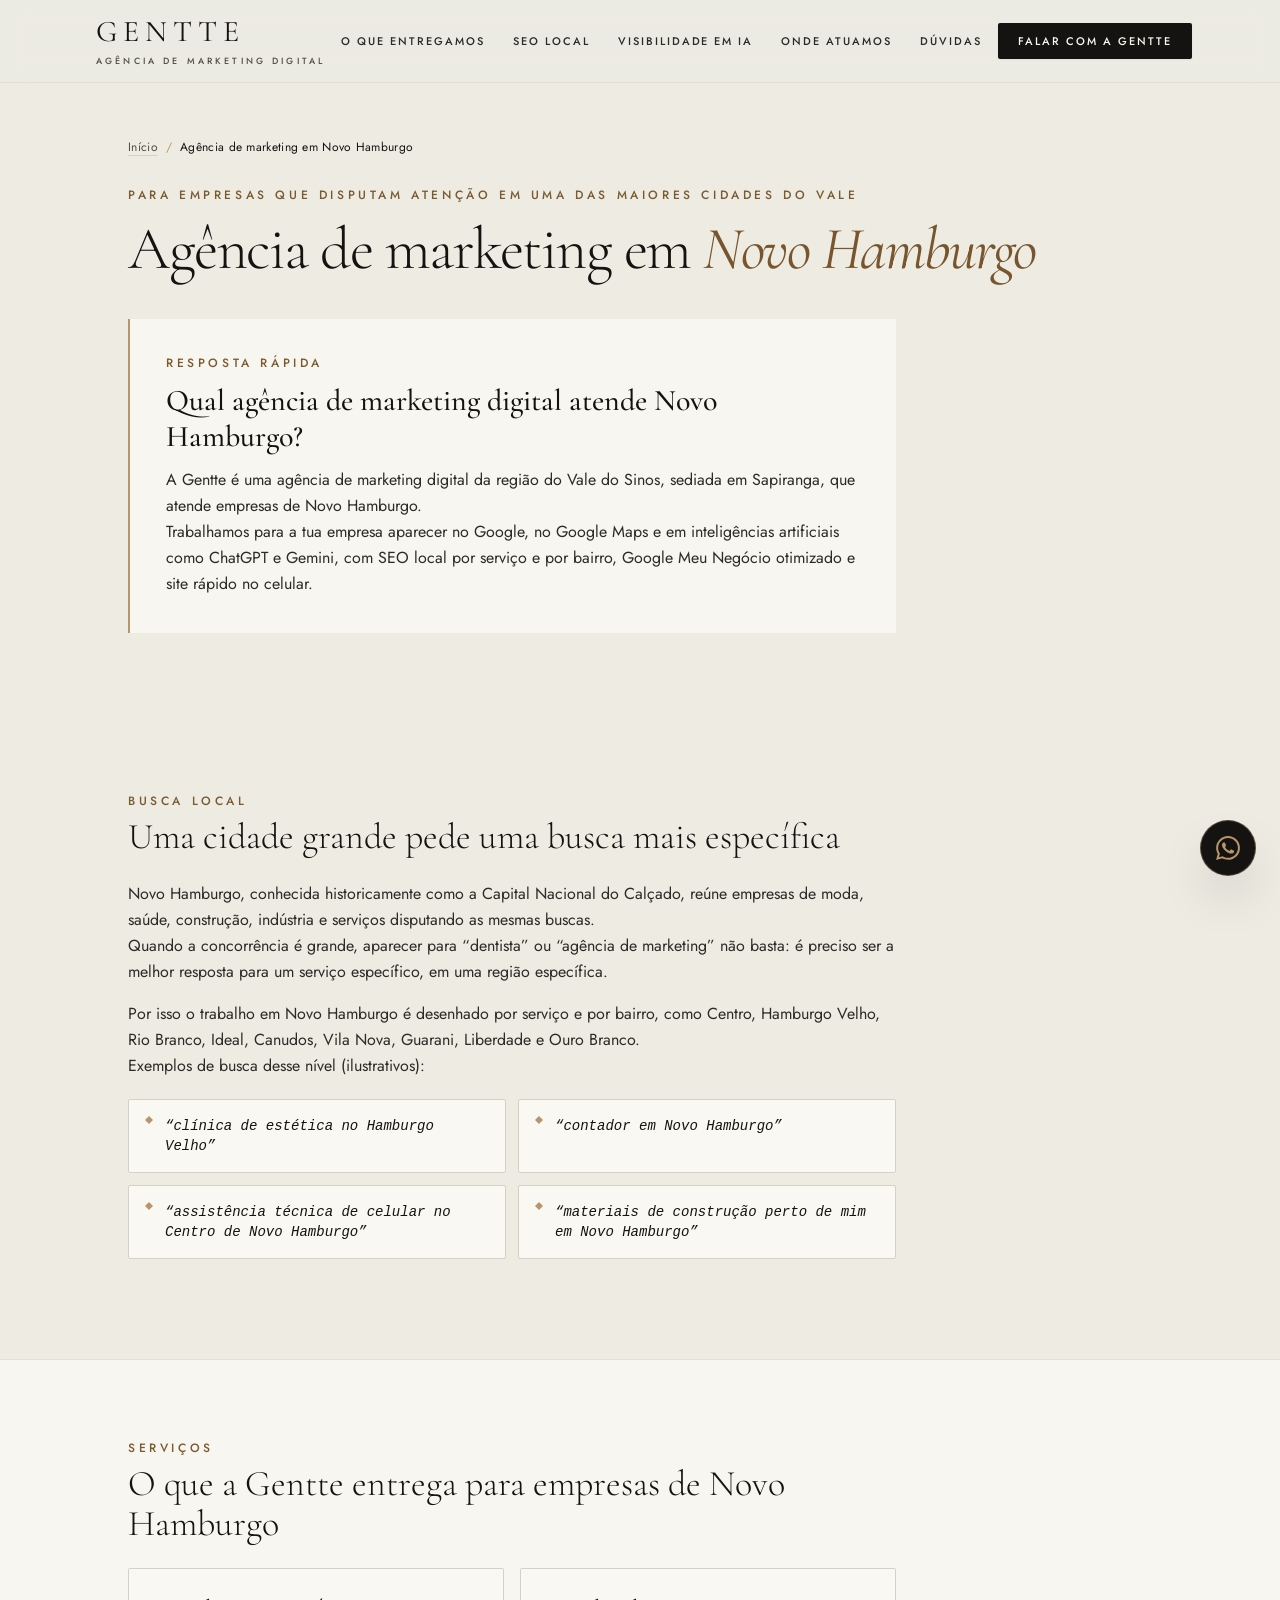
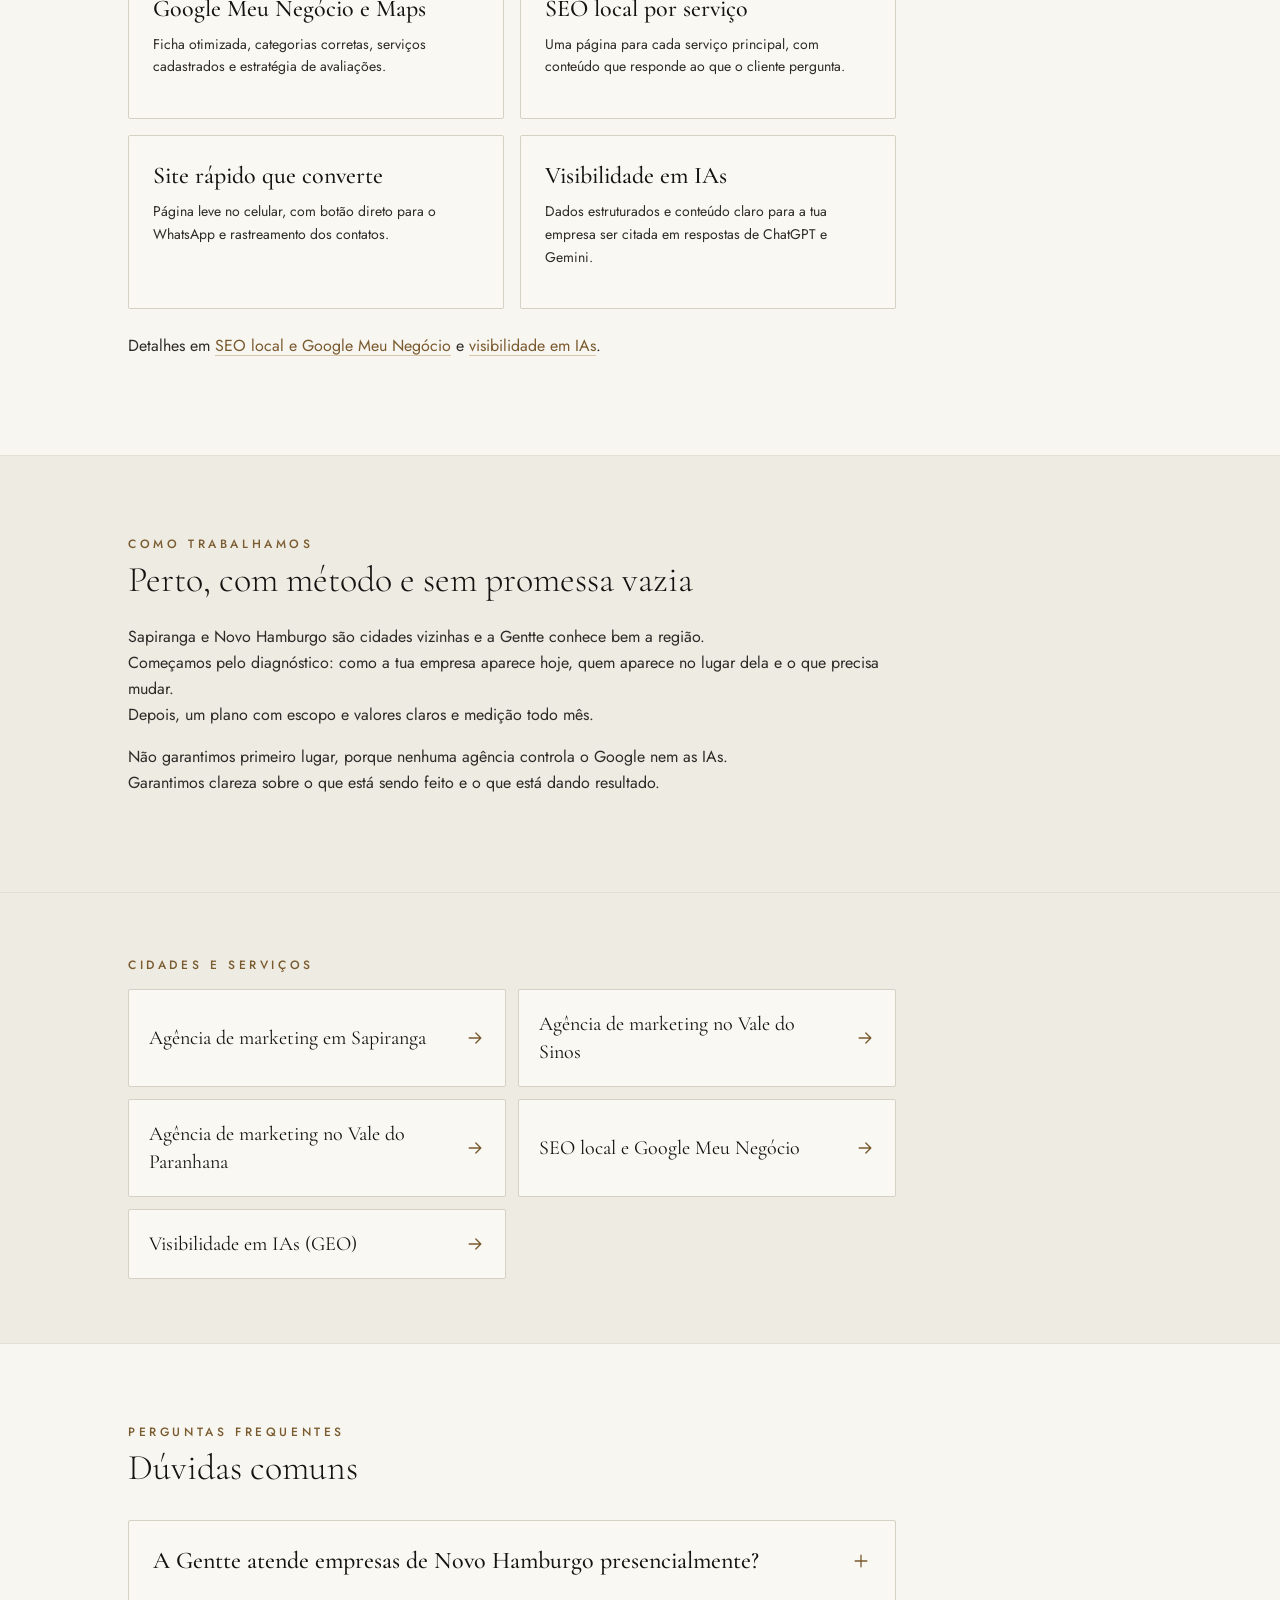
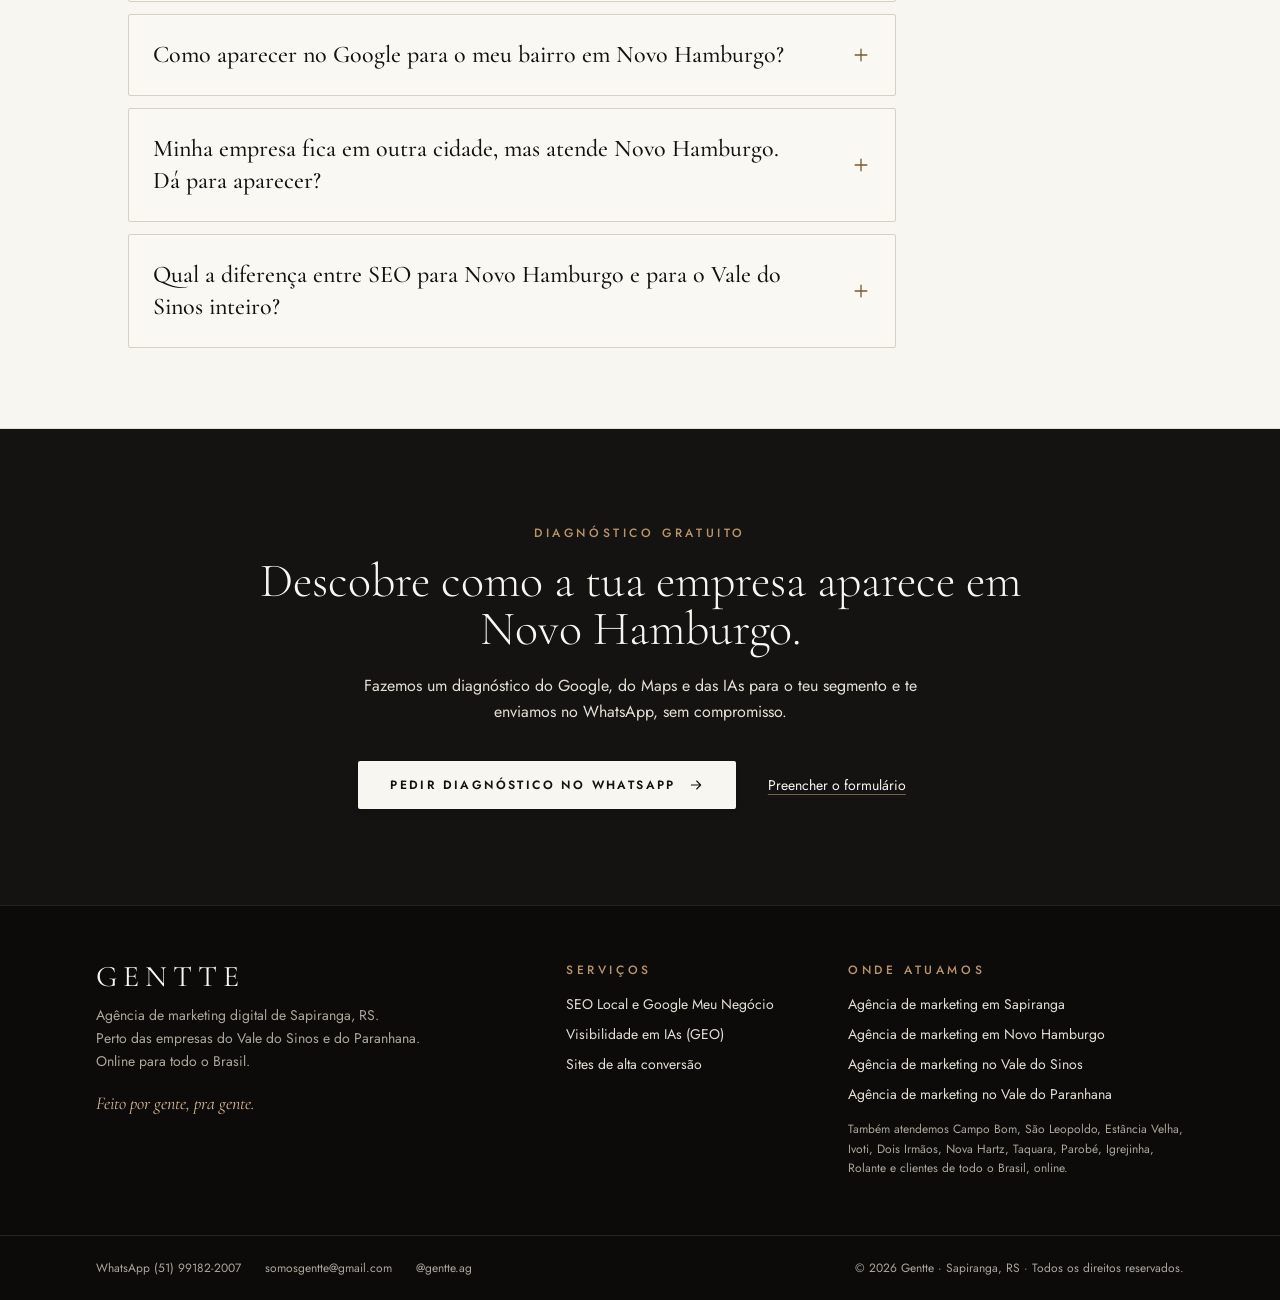
<file: agencia-de-marketing-novo-hamburgo.html>
<!DOCTYPE html>
<html lang="pt-BR">
<head>
<meta charset="UTF-8">
<meta name="viewport" content="width=device-width, initial-scale=1">
<!-- Google Tag Manager -->
<script>(function(w,d,s,l,i){w[l]=w[l]||[];w[l].push({'gtm.start':new Date().getTime(),event:'gtm.js'});var f=d.getElementsByTagName(s)[0],j=d.createElement(s),dl=l!='dataLayer'?'&l='+l:'';j.async=true;j.src='https://www.googletagmanager.com/gtm.js?id='+i+dl;f.parentNode.insertBefore(j,f);})(window,document,'script','dataLayer','GTM-KPG8CZ2H');</script>
<!-- End Google Tag Manager -->
<script>document.documentElement.classList.add('js')</script>
<title>Agência de Marketing em Novo Hamburgo | SEO e IA | Gentte</title>
<meta name="description" content="Agência de marketing para empresas de Novo Hamburgo. SEO local por serviço e por bairro, Google Meu Negócio e visibilidade no ChatGPT e no Gemini.">
<meta name="robots" content="index, follow, max-image-preview:large, max-snippet:-1">
<meta name="author" content="Gentte">
<meta name="theme-color" content="#141311">
<link rel="canonical" href="https://somosgentte.com.br/agencia-de-marketing-novo-hamburgo">
<meta property="og:type" content="website">
<meta property="og:site_name" content="Gentte">
<meta property="og:locale" content="pt_BR">
<meta property="og:url" content="https://somosgentte.com.br/agencia-de-marketing-novo-hamburgo">
<meta property="og:title" content="Agência de Marketing em Novo Hamburgo | SEO e IA | Gentte">
<meta property="og:description" content="Agência de marketing para empresas de Novo Hamburgo. SEO local por serviço e por bairro, Google Meu Negócio e visibilidade no ChatGPT e no Gemini.">
<meta property="og:image" content="https://somosgentte.com.br/og-image.jpg?v=20261108">
<meta property="og:image:secure_url" content="https://somosgentte.com.br/og-image.jpg?v=20261108">
<meta property="og:image:type" content="image/jpeg">
<meta property="og:image:width" content="1200">
<meta property="og:image:height" content="630">
<meta property="og:image:alt" content="Gentte, agência de marketing digital em Sapiranga, Novo Hamburgo e Vale do Sinos">
<meta name="twitter:card" content="summary_large_image">
<meta name="twitter:title" content="Agência de Marketing em Novo Hamburgo | SEO e IA | Gentte">
<meta name="twitter:description" content="Agência de marketing para empresas de Novo Hamburgo. SEO local por serviço e por bairro, Google Meu Negócio e visibilidade no ChatGPT e no Gemini.">
<meta name="twitter:image" content="https://somosgentte.com.br/og-image.jpg?v=20261108">
<link rel="icon" href="/favicon.ico" sizes="48x48">
  <link rel="icon" type="image/png" sizes="48x48" href="/favicon-48.png">
  <link rel="icon" type="image/png" sizes="96x96" href="/favicon-96.png">
  <link rel="icon" type="image/png" sizes="192x192" href="/icon-192.png">
  <link rel="apple-touch-icon" sizes="180x180" href="/apple-touch-icon.png">
<link rel="manifest" href="/site.webmanifest">
<link rel="preload" href="/cormorant-garamond-latin-wght-normal.woff2" as="font" type="font/woff2" crossorigin>
<link rel="preload" href="/jost-latin-wght-normal.woff2" as="font" type="font/woff2" crossorigin>
<link rel="stylesheet" href="/style.css?v=20261108">
<script type="application/ld+json">
{
 "@context": "https://schema.org",
 "@graph": [
  {
   "@type": [
    "ProfessionalService",
    "Organization"
   ],
   "@id": "https://somosgentte.com.br/#organizacao",
   "name": "Gentte",
   "legalName": "KWDIGITAL LTDA",
   "alternateName": [
    "GENTTE",
    "Gentte Posicionamento Digital"
   ],
   "slogan": "Feito por gente, pra gente.",
   "description": "Agência de marketing digital de Sapiranga, RS, perto das empresas do Vale do Sinos e do Vale do Paranhana e com atendimento online para todo o Brasil. Faz empresas serem encontradas no Google, no Google Maps e em inteligências artificiais como ChatGPT e Gemini, com SEO local, Google Meu Negócio, sites rápidos e dados estruturados.",
   "url": "https://somosgentte.com.br/",
   "logo": {
    "@type": "ImageObject",
    "url": "https://somosgentte.com.br/icon-512.png",
    "width": 512,
    "height": 512
   },
   "image": "https://somosgentte.com.br/og-image.jpg",
   "telephone": "+55-51-99182-2007",
   "email": "somosgentte@gmail.com",
   "priceRange": "$$",
   "address": {
    "@type": "PostalAddress",
    "addressLocality": "Sapiranga",
    "addressRegion": "RS",
    "addressCountry": "BR"
   },
   "areaServed": [
    {
     "@type": "City",
     "name": "Sapiranga",
     "containedInPlace": {
      "@type": "AdministrativeArea",
      "name": "Rio Grande do Sul"
     }
    },
    {
     "@type": "City",
     "name": "Novo Hamburgo",
     "containedInPlace": {
      "@type": "AdministrativeArea",
      "name": "Rio Grande do Sul"
     }
    },
    {
     "@type": "City",
     "name": "Campo Bom",
     "containedInPlace": {
      "@type": "AdministrativeArea",
      "name": "Rio Grande do Sul"
     }
    },
    {
     "@type": "City",
     "name": "São Leopoldo",
     "containedInPlace": {
      "@type": "AdministrativeArea",
      "name": "Rio Grande do Sul"
     }
    },
    {
     "@type": "City",
     "name": "Estância Velha",
     "containedInPlace": {
      "@type": "AdministrativeArea",
      "name": "Rio Grande do Sul"
     }
    },
    {
     "@type": "City",
     "name": "Ivoti",
     "containedInPlace": {
      "@type": "AdministrativeArea",
      "name": "Rio Grande do Sul"
     }
    },
    {
     "@type": "City",
     "name": "Dois Irmãos",
     "containedInPlace": {
      "@type": "AdministrativeArea",
      "name": "Rio Grande do Sul"
     }
    },
    {
     "@type": "City",
     "name": "Nova Hartz",
     "containedInPlace": {
      "@type": "AdministrativeArea",
      "name": "Rio Grande do Sul"
     }
    },
    {
     "@type": "City",
     "name": "Araricá",
     "containedInPlace": {
      "@type": "AdministrativeArea",
      "name": "Rio Grande do Sul"
     }
    },
    {
     "@type": "City",
     "name": "Portão",
     "containedInPlace": {
      "@type": "AdministrativeArea",
      "name": "Rio Grande do Sul"
     }
    },
    {
     "@type": "City",
     "name": "Taquara",
     "containedInPlace": {
      "@type": "AdministrativeArea",
      "name": "Rio Grande do Sul"
     }
    },
    {
     "@type": "City",
     "name": "Parobé",
     "containedInPlace": {
      "@type": "AdministrativeArea",
      "name": "Rio Grande do Sul"
     }
    },
    {
     "@type": "City",
     "name": "Igrejinha",
     "containedInPlace": {
      "@type": "AdministrativeArea",
      "name": "Rio Grande do Sul"
     }
    },
    {
     "@type": "City",
     "name": "Rolante",
     "containedInPlace": {
      "@type": "AdministrativeArea",
      "name": "Rio Grande do Sul"
     }
    },
    {
     "@type": "City",
     "name": "Riozinho",
     "containedInPlace": {
      "@type": "AdministrativeArea",
      "name": "Rio Grande do Sul"
     }
    },
    {
     "@type": "City",
     "name": "Três Coroas",
     "containedInPlace": {
      "@type": "AdministrativeArea",
      "name": "Rio Grande do Sul"
     }
    },
    {
     "@type": "AdministrativeArea",
     "name": "Vale do Sinos"
    },
    {
     "@type": "AdministrativeArea",
     "name": "Vale do Paranhana"
    },
    {
     "@type": "Country",
     "name": "Brasil"
    }
   ],
   "knowsAbout": [
    "SEO local",
    "Google Meu Negócio",
    "Google Maps",
    "Visibilidade em inteligência artificial (GEO)",
    "Dados estruturados Schema.org",
    "Marketing digital para negócios locais",
    "Criação de sites de alta conversão"
   ],
   "serviceType": [
    "Marketing digital",
    "SEO local",
    "Gestão de Google Meu Negócio",
    "Otimização para inteligência artificial (GEO)",
    "Criação de sites",
    "Gestão de tráfego pago"
   ],
   "founder": [
    {
     "@type": "Person",
     "name": "Francis Klock",
     "jobTitle": "Sócio, estratégia e posicionamento"
    },
    {
     "@type": "Person",
     "name": "Kauã Woisechowski",
     "jobTitle": "Sócio, performance e crescimento"
    }
   ],
   "contactPoint": [
    {
     "@type": "ContactPoint",
     "contactType": "customer service",
     "telephone": "+55-51-99182-2007",
     "email": "somosgentte@gmail.com",
     "areaServed": "BR",
     "availableLanguage": "pt-BR"
    }
   ],
   "sameAs": [
    "https://www.instagram.com/gentte.ag/"
   ]
  },
  {
   "@type": "WebPage",
   "@id": "https://somosgentte.com.br/agencia-de-marketing-novo-hamburgo#pagina",
   "url": "https://somosgentte.com.br/agencia-de-marketing-novo-hamburgo",
   "name": "Agência de Marketing em Novo Hamburgo | SEO e IA | Gentte",
   "description": "Agência de marketing para empresas de Novo Hamburgo. SEO local por serviço e por bairro, Google Meu Negócio e visibilidade no ChatGPT e no Gemini.",
   "inLanguage": "pt-BR",
   "isPartOf": {
    "@id": "https://somosgentte.com.br/#site"
   },
   "about": {
    "@id": "https://somosgentte.com.br/#organizacao"
   },
   "primaryImageOfPage": {
    "@type": "ImageObject",
    "url": "https://somosgentte.com.br/og-image.jpg"
   },
   "dateModified": "2026-11-08",
   "breadcrumb": {
    "@id": "https://somosgentte.com.br/agencia-de-marketing-novo-hamburgo#migalhas"
   }
  },
  {
   "@type": "BreadcrumbList",
   "itemListElement": [
    {
     "@type": "ListItem",
     "position": 1,
     "name": "Início",
     "item": "https://somosgentte.com.br/"
    },
    {
     "@type": "ListItem",
     "position": 2,
     "name": "Agência de marketing em Novo Hamburgo",
     "item": "https://somosgentte.com.br/agencia-de-marketing-novo-hamburgo"
    }
   ],
   "@id": "https://somosgentte.com.br/agencia-de-marketing-novo-hamburgo#migalhas"
  },
  {
   "@type": "FAQPage",
   "mainEntity": [
    {
     "@type": "Question",
     "name": "A Gentte atende empresas de Novo Hamburgo presencialmente?",
     "acceptedAnswer": {
      "@type": "Answer",
      "text": "Sim. Estamos na região, em Sapiranga, e fazemos reuniões presenciais em Novo Hamburgo ou online, como for mais prático para ti."
     }
    },
    {
     "@type": "Question",
     "name": "Como aparecer no Google para o meu bairro em Novo Hamburgo?",
     "acceptedAnswer": {
      "@type": "Answer",
      "text": "Combinando uma ficha do Google Meu Negócio bem configurada, páginas do site focadas no serviço e na região atendida e avaliações de clientes do próprio bairro. O Google usa a localização de quem busca, então cada detalhe da ficha e do site precisa reforçar onde tu atende."
     }
    },
    {
     "@type": "Question",
     "name": "Minha empresa fica em outra cidade, mas atende Novo Hamburgo. Dá para aparecer?",
     "acceptedAnswer": {
      "@type": "Answer",
      "text": "Dá, com limites. É possível configurar área de atendimento na ficha do Google e criar páginas do site para Novo Hamburgo, mas a força nas buscas “perto de mim” é maior onde existe endereço. O diagnóstico mostra o que é realista no teu caso."
     }
    },
    {
     "@type": "Question",
     "name": "Qual a diferença entre SEO para Novo Hamburgo e para o Vale do Sinos inteiro?",
     "acceptedAnswer": {
      "@type": "Answer",
      "text": "Em Novo Hamburgo a disputa é mais específica, por serviço e por bairro. Para a região inteira, a estratégia combina uma base forte e páginas por cidade. Veja como atuamos no Vale do Sinos."
     }
    }
   ]
  }
 ]
}
</script>
</head><body class="relative">
<!-- Google Tag Manager (noscript) -->
<noscript><iframe src="https://www.googletagmanager.com/ns.html?id=GTM-KPG8CZ2H" height="0" width="0" style="display:none;visibility:hidden"></iframe></noscript>
<!-- End Google Tag Manager (noscript) -->
<a href="#conteudo" class="sr-only focus:not-sr-only focus:fixed focus:top-3 focus:left-3 focus:z-[100] focus:bg-ink focus:text-cream-light focus:px-4 focus:py-2">Ir para o conteúdo</a>
<header class="sticky top-0 z-50 bg-cream/95 backdrop-blur-md border-b border-cream-mid">
  <div class="max-w-6xl mx-auto flex items-center justify-between gap-4 py-3.5 px-4 sm:px-8">
    <a href="/" class="flex flex-col group" aria-label="Gentte, agência de marketing digital. Ir para o início">
      <span class="font-serif text-2xl sm:text-3xl tracking-[0.2em] font-normal text-ink group-hover:text-gold-deep transition-colors leading-none">GENTTE</span>
      <span class="text-[9px] tracking-[0.35em] uppercase text-ink-muted mt-1 font-medium whitespace-nowrap">Agência de marketing digital</span>
    </a>
    <nav class="hidden xl:flex items-center gap-7 text-[11px] tracking-[0.18em] uppercase font-medium text-ink-soft whitespace-nowrap" aria-label="Principal"><a href="/#metodo" class="hover:text-gold-text transition-colors">O que entregamos</a><a href="/seo-local-google-meu-negocio" class="hover:text-gold-text transition-colors">SEO Local</a><a href="/visibilidade-em-ia-geo" class="hover:text-gold-text transition-colors">Visibilidade em IA</a><a href="/#atuacao" class="hover:text-gold-text transition-colors">Onde atuamos</a><a href="/#perguntas" class="hover:text-gold-text transition-colors">Dúvidas</a></nav>
    <div class="flex items-center gap-3">
      <a data-wa="header" href="https://wa.me/5551991822007?text=Ol%C3%A1%21%20Acessei%20o%20site%20da%20Gentte%20e%20gostaria%20de%20um%20diagn%C3%B3stico%20de%20posicionamento." target="_blank" rel="noopener" class="hidden sm:inline-flex items-center gap-2 bg-ink hover:bg-ink-soft text-cream-light text-[11px] uppercase tracking-[0.18em] font-medium px-5 py-2.5 rounded-sm transition-all shadow-sm active:scale-95 whitespace-nowrap">Falar com a Gentte</a>
      <details class="xl:hidden relative">
        <summary class="list-none cursor-pointer grid place-items-center w-11 h-11 border border-cream-dark rounded-sm" aria-label="Abrir menu"><svg class="w-5 h-5" viewBox="0 0 24 24" fill="none" stroke="currentColor" stroke-width="1.6" stroke-linecap="round" stroke-linejoin="round" aria-hidden="true"><path d="M4 8h16M4 16h16"/></svg></summary>
        <div class="absolute right-0 mt-2 w-72 bg-cream-light border border-cream-dark shadow-xl p-5 text-sm uppercase tracking-[0.12em] font-medium"><a href="/#tese" class="block py-3 border-b border-cream-mid hover:text-gold-text">A tese</a><a href="/#metodo" class="block py-3 border-b border-cream-mid hover:text-gold-text">O que entregamos</a><a href="/seo-local-google-meu-negocio" class="block py-3 border-b border-cream-mid hover:text-gold-text">SEO Local</a><a href="/visibilidade-em-ia-geo" class="block py-3 border-b border-cream-mid hover:text-gold-text">Visibilidade em IA</a><a href="/#atuacao" class="block py-3 border-b border-cream-mid hover:text-gold-text">Onde atuamos</a><a href="/#perguntas" class="block py-3 border-b border-cream-mid hover:text-gold-text">Dúvidas</a><a href="/#diagnostico" class="block py-3 border-b border-cream-mid hover:text-gold-text">Diagnóstico</a>
          <a data-wa="menu_mobile" href="https://wa.me/5551991822007?text=Ol%C3%A1%21%20Acessei%20o%20site%20da%20Gentte%20e%20gostaria%20de%20um%20diagn%C3%B3stico%20de%20posicionamento." target="_blank" rel="noopener" class="btn-ink w-full mt-4">Falar com a Gentte</a></div>
      </details>
    </div>
  </div>
</header><main id="conteudo">
<section class="px-4 sm:px-6 pt-10 sm:pt-14 pb-16 sm:pb-20"><div class="max-w-5xl mx-auto">
  <nav aria-label="Você está em" class="mb-8"><ol class="flex flex-wrap items-center gap-2 text-xs tracking-wide text-ink-muted"><li><a href="/" class="hover:text-gold-text underline underline-offset-4 decoration-cream-dark">Início</a></li><li aria-hidden="true" class="text-gold">/</li><li aria-current="page" class="text-ink">Agência de marketing em Novo Hamburgo</li></ol></nav>
  <p class="eyebrow mb-4">Para empresas que disputam atenção em uma das maiores cidades do Vale</p>
  <h1 class="font-serif text-4xl sm:text-6xl font-light text-ink leading-[1.1] tracking-tight mb-10">Agência de marketing em <em class="italic text-gold-deep font-normal">Novo Hamburgo</em></h1>
  <div class="bg-cream-light border-l-2 border-gold p-6 sm:p-9 max-w-3xl">
    <p class="eyebrow mb-3">Resposta rápida</p>
    <h2 class="font-serif text-2xl sm:text-3xl text-ink font-medium mb-3">Qual agência de marketing digital atende Novo Hamburgo?</h2>
    <p class="text-ink-soft leading-relaxed">A Gentte é uma agência de marketing digital da região do Vale do Sinos, sediada em Sapiranga, que atende empresas de Novo Hamburgo.<br>Trabalhamos para a tua empresa aparecer no Google, no Google Maps e em inteligências artificiais como ChatGPT e Gemini, com SEO local por serviço e por bairro, Google Meu Negócio otimizado e site rápido no celular.</p>
  </div></div>
</section>
<section class="py-16 sm:py-20 px-4 sm:px-6 "><div class="max-w-5xl mx-auto"><div class="max-w-3xl">
  <p class="eyebrow mb-2">Busca local</p><h2 class="font-serif text-3xl sm:text-4xl font-light text-ink leading-tight mb-6">Uma cidade grande pede uma busca mais específica</h2>
  <div class="prose-g"><p>Novo Hamburgo, conhecida historicamente como a Capital Nacional do Calçado, reúne empresas de moda, saúde, construção, indústria e serviços disputando as mesmas buscas.<br>Quando a concorrência é grande, aparecer para “dentista” ou “agência de marketing” não basta: é preciso ser a melhor resposta para um serviço específico, em uma região específica.</p><p>Por isso o trabalho em Novo Hamburgo é desenhado por serviço e por bairro, como Centro, Hamburgo Velho, Rio Branco, Ideal, Canudos, Vila Nova, Guarani, Liberdade e Ouro Branco.<br>Exemplos de busca desse nível (ilustrativos):</p><ul class="grid gap-3 sm:grid-cols-2 my-5"><li class="flex items-start gap-3 p-4 bg-cream-card border border-cream-dark rounded-sm font-mono text-xs sm:text-sm text-ink"><svg class="w-2 h-2 text-gold shrink-0" viewBox="0 0 10 10" aria-hidden="true"><path d="M5 0l5 5-5 5-5-5z" fill="currentColor"/></svg><span class="italic">“clínica de estética no Hamburgo Velho”</span></li><li class="flex items-start gap-3 p-4 bg-cream-card border border-cream-dark rounded-sm font-mono text-xs sm:text-sm text-ink"><svg class="w-2 h-2 text-gold shrink-0" viewBox="0 0 10 10" aria-hidden="true"><path d="M5 0l5 5-5 5-5-5z" fill="currentColor"/></svg><span class="italic">“contador em Novo Hamburgo”</span></li><li class="flex items-start gap-3 p-4 bg-cream-card border border-cream-dark rounded-sm font-mono text-xs sm:text-sm text-ink"><svg class="w-2 h-2 text-gold shrink-0" viewBox="0 0 10 10" aria-hidden="true"><path d="M5 0l5 5-5 5-5-5z" fill="currentColor"/></svg><span class="italic">“assistência técnica de celular no Centro de Novo Hamburgo”</span></li><li class="flex items-start gap-3 p-4 bg-cream-card border border-cream-dark rounded-sm font-mono text-xs sm:text-sm text-ink"><svg class="w-2 h-2 text-gold shrink-0" viewBox="0 0 10 10" aria-hidden="true"><path d="M5 0l5 5-5 5-5-5z" fill="currentColor"/></svg><span class="italic">“materiais de construção perto de mim em Novo Hamburgo”</span></li></ul></div></div></div></section>
<section class="py-16 sm:py-20 px-4 sm:px-6 bg-cream-light border-y border-cream-mid"><div class="max-w-5xl mx-auto"><div class="max-w-3xl">
  <p class="eyebrow mb-2">Serviços</p><h2 class="font-serif text-3xl sm:text-4xl font-light text-ink leading-tight mb-6">O que a Gentte entrega para empresas de Novo Hamburgo</h2>
  <div class="prose-g"><div class="grid gap-4 md:grid-cols-2 not-prose mt-2"><div class="p-6 bg-cream-card border border-cream-dark rounded-sm"><h3 class="font-serif text-xl sm:text-2xl text-ink font-medium mb-2">Google Meu Negócio e Maps</h3><p class="text-sm text-ink-soft leading-relaxed">Ficha otimizada, categorias corretas, serviços cadastrados e estratégia de avaliações.</p></div><div class="p-6 bg-cream-card border border-cream-dark rounded-sm"><h3 class="font-serif text-xl sm:text-2xl text-ink font-medium mb-2">SEO local por serviço</h3><p class="text-sm text-ink-soft leading-relaxed">Uma página para cada serviço principal, com conteúdo que responde ao que o cliente pergunta.</p></div><div class="p-6 bg-cream-card border border-cream-dark rounded-sm"><h3 class="font-serif text-xl sm:text-2xl text-ink font-medium mb-2">Site rápido que converte</h3><p class="text-sm text-ink-soft leading-relaxed">Página leve no celular, com botão direto para o WhatsApp e rastreamento dos contatos.</p></div><div class="p-6 bg-cream-card border border-cream-dark rounded-sm"><h3 class="font-serif text-xl sm:text-2xl text-ink font-medium mb-2">Visibilidade em IAs</h3><p class="text-sm text-ink-soft leading-relaxed">Dados estruturados e conteúdo claro para a tua empresa ser citada em respostas de ChatGPT e Gemini.</p></div></div><p class="mt-6">Detalhes em <a href="/seo-local-google-meu-negocio" class="link-g">SEO local e Google Meu Negócio</a> e <a href="/visibilidade-em-ia-geo" class="link-g">visibilidade em IAs</a>.</p></div></div></div></section>
<section class="py-16 sm:py-20 px-4 sm:px-6 "><div class="max-w-5xl mx-auto"><div class="max-w-3xl">
  <p class="eyebrow mb-2">Como trabalhamos</p><h2 class="font-serif text-3xl sm:text-4xl font-light text-ink leading-tight mb-6">Perto, com método e sem promessa vazia</h2>
  <div class="prose-g"><p>Sapiranga e Novo Hamburgo são cidades vizinhas e a Gentte conhece bem a região.<br>Começamos pelo diagnóstico: como a tua empresa aparece hoje, quem aparece no lugar dela e o que precisa mudar.<br>Depois, um plano com escopo e valores claros e medição todo mês.</p><p>Não garantimos primeiro lugar, porque nenhuma agência controla o Google nem as IAs.<br>Garantimos clareza sobre o que está sendo feito e o que está dando resultado.</p></div></div></div></section>
<section class="py-16 px-4 sm:px-6 border-t border-cream-mid"><div class="max-w-5xl mx-auto"><div class="max-w-3xl"><p class="eyebrow mb-4">Cidades e serviços</p><div class="grid gap-3 sm:grid-cols-2"><a href="/agencia-de-marketing-sapiranga" class="group flex items-center justify-between gap-4 p-5 bg-cream-card border border-cream-dark rounded-sm hover:border-gold transition-all"><span class="font-serif text-xl text-ink">Agência de marketing em Sapiranga</span><span class="text-gold-text group-hover:translate-x-1 transition-transform"><svg class="w-5 h-5" viewBox="0 0 24 24" fill="none" stroke="currentColor" stroke-width="1.6" stroke-linecap="round" stroke-linejoin="round" aria-hidden="true"><path d="M5 12h14M13 6l6 6-6 6"/></svg></span></a><a href="/agencia-de-marketing-vale-do-sinos" class="group flex items-center justify-between gap-4 p-5 bg-cream-card border border-cream-dark rounded-sm hover:border-gold transition-all"><span class="font-serif text-xl text-ink">Agência de marketing no Vale do Sinos</span><span class="text-gold-text group-hover:translate-x-1 transition-transform"><svg class="w-5 h-5" viewBox="0 0 24 24" fill="none" stroke="currentColor" stroke-width="1.6" stroke-linecap="round" stroke-linejoin="round" aria-hidden="true"><path d="M5 12h14M13 6l6 6-6 6"/></svg></span></a><a href="/agencia-de-marketing-vale-do-paranhana" class="group flex items-center justify-between gap-4 p-5 bg-cream-card border border-cream-dark rounded-sm hover:border-gold transition-all"><span class="font-serif text-xl text-ink">Agência de marketing no Vale do Paranhana</span><span class="text-gold-text group-hover:translate-x-1 transition-transform"><svg class="w-5 h-5" viewBox="0 0 24 24" fill="none" stroke="currentColor" stroke-width="1.6" stroke-linecap="round" stroke-linejoin="round" aria-hidden="true"><path d="M5 12h14M13 6l6 6-6 6"/></svg></span></a><a href="/seo-local-google-meu-negocio" class="group flex items-center justify-between gap-4 p-5 bg-cream-card border border-cream-dark rounded-sm hover:border-gold transition-all"><span class="font-serif text-xl text-ink">SEO local e Google Meu Negócio</span><span class="text-gold-text group-hover:translate-x-1 transition-transform"><svg class="w-5 h-5" viewBox="0 0 24 24" fill="none" stroke="currentColor" stroke-width="1.6" stroke-linecap="round" stroke-linejoin="round" aria-hidden="true"><path d="M5 12h14M13 6l6 6-6 6"/></svg></span></a><a href="/visibilidade-em-ia-geo" class="group flex items-center justify-between gap-4 p-5 bg-cream-card border border-cream-dark rounded-sm hover:border-gold transition-all"><span class="font-serif text-xl text-ink">Visibilidade em IAs (GEO)</span><span class="text-gold-text group-hover:translate-x-1 transition-transform"><svg class="w-5 h-5" viewBox="0 0 24 24" fill="none" stroke="currentColor" stroke-width="1.6" stroke-linecap="round" stroke-linejoin="round" aria-hidden="true"><path d="M5 12h14M13 6l6 6-6 6"/></svg></span></a></div></div></div></section>
<section id="perguntas" class="py-16 sm:py-20 px-4 sm:px-6 bg-cream-light border-y border-cream-mid"><div class="max-w-5xl mx-auto"><div class="max-w-3xl">
  <p class="eyebrow mb-2">Perguntas frequentes</p><h2 class="font-serif text-3xl sm:text-4xl font-light text-ink leading-tight mb-8">Dúvidas comuns</h2>
  <div class="space-y-3"><details class="faq group border border-cream-dark bg-cream-card rounded-sm">
          <summary class="flex items-center justify-between gap-6 p-5 sm:p-6"><h3 class="font-serif text-xl sm:text-2xl text-ink font-medium leading-snug">A Gentte atende empresas de Novo Hamburgo presencialmente?</h3><span class="faq-i text-gold-text shrink-0"><svg class="w-5 h-5" viewBox="0 0 24 24" fill="none" stroke="currentColor" stroke-width="1.6" stroke-linecap="round" stroke-linejoin="round" aria-hidden="true"><path d="M12 5v14M5 12h14"/></svg></span></summary>
          <div class="px-5 sm:px-6 pb-6 pt-1 text-ink-soft leading-relaxed prose-g"><p>Sim.<br>Estamos na região, em Sapiranga, e fazemos reuniões presenciais em Novo Hamburgo ou online, como for mais prático para ti.</p></div></details>
<details class="faq group border border-cream-dark bg-cream-card rounded-sm">
          <summary class="flex items-center justify-between gap-6 p-5 sm:p-6"><h3 class="font-serif text-xl sm:text-2xl text-ink font-medium leading-snug">Como aparecer no Google para o meu bairro em Novo Hamburgo?</h3><span class="faq-i text-gold-text shrink-0"><svg class="w-5 h-5" viewBox="0 0 24 24" fill="none" stroke="currentColor" stroke-width="1.6" stroke-linecap="round" stroke-linejoin="round" aria-hidden="true"><path d="M12 5v14M5 12h14"/></svg></span></summary>
          <div class="px-5 sm:px-6 pb-6 pt-1 text-ink-soft leading-relaxed prose-g"><p>Combinando uma ficha do Google Meu Negócio bem configurada, páginas do site focadas no serviço e na região atendida e avaliações de clientes do próprio bairro.<br>O Google usa a localização de quem busca, então cada detalhe da ficha e do site precisa reforçar onde tu atende.</p></div></details>
<details class="faq group border border-cream-dark bg-cream-card rounded-sm">
          <summary class="flex items-center justify-between gap-6 p-5 sm:p-6"><h3 class="font-serif text-xl sm:text-2xl text-ink font-medium leading-snug">Minha empresa fica em outra cidade, mas atende Novo Hamburgo.<br>Dá para aparecer?</h3><span class="faq-i text-gold-text shrink-0"><svg class="w-5 h-5" viewBox="0 0 24 24" fill="none" stroke="currentColor" stroke-width="1.6" stroke-linecap="round" stroke-linejoin="round" aria-hidden="true"><path d="M12 5v14M5 12h14"/></svg></span></summary>
          <div class="px-5 sm:px-6 pb-6 pt-1 text-ink-soft leading-relaxed prose-g"><p>Dá, com limites.<br>É possível configurar área de atendimento na ficha do Google e criar páginas do site para Novo Hamburgo, mas a força nas buscas “perto de mim” é maior onde existe endereço.<br>O diagnóstico mostra o que é realista no teu caso.</p></div></details>
<details class="faq group border border-cream-dark bg-cream-card rounded-sm">
          <summary class="flex items-center justify-between gap-6 p-5 sm:p-6"><h3 class="font-serif text-xl sm:text-2xl text-ink font-medium leading-snug">Qual a diferença entre SEO para Novo Hamburgo e para o Vale do Sinos inteiro?</h3><span class="faq-i text-gold-text shrink-0"><svg class="w-5 h-5" viewBox="0 0 24 24" fill="none" stroke="currentColor" stroke-width="1.6" stroke-linecap="round" stroke-linejoin="round" aria-hidden="true"><path d="M12 5v14M5 12h14"/></svg></span></summary>
          <div class="px-5 sm:px-6 pb-6 pt-1 text-ink-soft leading-relaxed prose-g"><p>Em Novo Hamburgo a disputa é mais específica, por serviço e por bairro.<br>Para a região inteira, a estratégia combina uma base forte e páginas por cidade.<br><a href="/agencia-de-marketing-vale-do-sinos" class="link-g">Veja como atuamos no Vale do Sinos</a>.</p></div></details></div></div></div></section>
<section class="bg-ink text-cream py-20 sm:py-24 px-4 sm:px-6 on-dark">
  <div class="max-w-3xl mx-auto text-center">
    <p class="eyebrow mb-4">Diagnóstico gratuito</p>
    <h2 class="font-serif text-3xl sm:text-5xl font-light text-cream-light leading-tight mb-5">Descobre como a tua empresa aparece em Novo Hamburgo.</h2>
    <p class="text-cream-mid leading-relaxed mb-9 max-w-xl mx-auto">Fazemos um diagnóstico do Google, do Maps e das IAs para o teu segmento e te enviamos no WhatsApp, sem compromisso.</p>
    <div class="flex flex-col sm:flex-row items-center justify-center gap-4">
      <a data-wa="cta_novo_hamburgo" href="https://wa.me/5551991822007?text=Ol%C3%A1%21%20Vim%20pela%20p%C3%A1gina%20de%20Novo%20Hamburgo%20do%20site%20da%20Gentte%20e%20gostaria%20de%20um%20diagn%C3%B3stico%20de%20posicionamento." target="_blank" rel="noopener" class="btn-light w-full sm:w-auto">Pedir diagnóstico no WhatsApp <svg class="w-4 h-4" viewBox="0 0 24 24" fill="none" stroke="currentColor" stroke-width="1.6" stroke-linecap="round" stroke-linejoin="round" aria-hidden="true"><path d="M5 12h14M13 6l6 6-6 6"/></svg></a>
      <a href="/#diagnostico" class="inline-flex items-center justify-center text-cream-light underline underline-offset-4 decoration-gold/60 hover:decoration-gold text-sm px-4 py-3">Preencher o formulário</a>
    </div>
  </div>
</section>
</main>
<footer class="bg-ink-pure text-cream-mid border-t border-white/10 on-dark">
  <div class="max-w-6xl mx-auto px-4 sm:px-8 py-14 grid gap-10 md:grid-cols-12 text-sm">
    <div class="md:col-span-5">
      <p class="font-serif text-3xl tracking-[0.2em] text-cream-light leading-none">GENTTE</p>
      <p class="mt-3 text-cream-muted leading-relaxed max-w-sm" data-nosnippet>Agência de marketing digital de Sapiranga, RS.<br>Perto das empresas do Vale do Sinos e do Paranhana.<br>Online para todo o Brasil.</p>
      <p class="mt-4 font-serif italic text-lg text-gold-light">Feito por gente, pra gente.</p>
    </div>
    <div class="md:col-span-3"><p class="eyebrow-dark eyebrow mb-4">Serviços</p>
      <ul class="space-y-2.5"><li><a href="/seo-local-google-meu-negocio" class="hover:text-gold transition-colors">SEO Local e Google Meu Negócio</a></li><li><a href="/visibilidade-em-ia-geo" class="hover:text-gold transition-colors">Visibilidade em IAs (GEO)</a></li><li><a href="/#metodo" class="hover:text-gold transition-colors">Sites de alta conversão</a></li></ul></div>
    <div class="md:col-span-4"><p class="eyebrow-dark eyebrow mb-4">Onde atuamos</p>
      <ul class="space-y-2.5"><li><a href="/agencia-de-marketing-sapiranga" class="hover:text-gold transition-colors">Agência de marketing em Sapiranga</a></li><li><a href="/agencia-de-marketing-novo-hamburgo" class="hover:text-gold transition-colors">Agência de marketing em Novo Hamburgo</a></li><li><a href="/agencia-de-marketing-vale-do-sinos" class="hover:text-gold transition-colors">Agência de marketing no Vale do Sinos</a></li><li><a href="/agencia-de-marketing-vale-do-paranhana" class="hover:text-gold transition-colors">Agência de marketing no Vale do Paranhana</a></li></ul>
      <p class="mt-4 text-cream-muted text-xs leading-relaxed">Também atendemos Campo Bom, São Leopoldo, Estância Velha, Ivoti, Dois Irmãos, Nova Hartz, Taquara, Parobé, Igrejinha, Rolante e clientes de todo o Brasil, online.</p></div>
  </div>
  <div class="border-t border-white/10">
    <div class="max-w-6xl mx-auto px-4 sm:px-8 py-6 flex flex-col md:flex-row gap-4 items-center justify-between text-xs text-cream-muted">
      <div class="flex flex-wrap items-center justify-center gap-x-6 gap-y-2">
        <a data-wa="rodape" href="https://wa.me/5551991822007?text=Ol%C3%A1%21%20Acessei%20o%20site%20da%20Gentte%20e%20gostaria%20de%20falar%20com%20a%20equipe." target="_blank" rel="noopener" class="hover:text-gold transition-colors">WhatsApp (51) 99182-2007</a>
        <a href="mailto:somosgentte@gmail.com" class="hover:text-gold transition-colors">somosgentte@gmail.com</a>
        <a href="https://www.instagram.com/gentte.ag/" target="_blank" rel="noopener me" class="hover:text-gold transition-colors">@gentte.ag</a>
      </div>
      <p>© 2026 Gentte · Sapiranga, RS · Todos os direitos reservados.</p>
    </div>
  </div>
</footer>
<div class="fixed bottom-5 right-4 sm:bottom-6 sm:right-6 z-50">
  <a data-wa="botao_flutuante" href="https://wa.me/5551991822007?text=Ol%C3%A1%21%20Vim%20pelo%20site%20da%20Gentte%20e%20gostaria%20de%20um%20diagn%C3%B3stico%20de%20posicionamento." target="_blank" rel="noopener" aria-label="Falar com a Gentte no WhatsApp" class="grid place-items-center w-14 h-14 bg-ink hover:bg-ink-soft text-gold rounded-full shadow-2xl border border-gold/40 transition-all duration-300 hover:scale-105 active:scale-95"><svg class="w-6 h-6 fill-current" viewBox="0 0 24 24" aria-hidden="true"><path d="M.057 24l1.687-6.163c-1.041-1.804-1.588-3.849-1.587-5.946.003-6.556 5.338-11.891 11.893-11.891 3.181.001 6.167 1.24 8.413 3.488 2.245 2.248 3.481 5.236 3.48 8.414-.003 6.557-5.338 11.892-11.893 11.892-1.99-.001-3.951-.5-5.688-1.448l-6.305 1.654zm6.597-3.807c1.676.995 3.276 1.591 5.392 1.592 5.448 0 9.886-4.434 9.889-9.885.002-5.462-4.415-9.89-9.881-9.892-5.452 0-9.887 4.434-9.889 9.884-.001 2.225.651 3.891 1.746 5.634l-.999 3.648 3.742-.981zm11.387-5.464c-.074-.124-.272-.198-.57-.347-.297-.149-1.758-.868-2.031-.967-.272-.099-.47-.149-.669.149-.198.297-.768.967-.941 1.165-.173.198-.347.223-.644.074-.297-.149-1.255-.462-2.39-1.475-.883-.788-1.48-1.761-1.653-2.059-.173-.297-.018-.458.13-.606.134-.133.297-.347.446-.521.151-.172.2-.296.3-.495.099-.198.05-.372-.025-.521-.075-.148-.669-1.611-.916-2.206-.242-.579-.487-.501-.669-.51l-.57-.01c-.198 0-.52.074-.792.372s-1.04 1.016-1.04 2.479 1.065 2.876 1.213 3.074c.149.198 2.095 3.2 5.076 4.487.709.306 1.263.489 1.694.626.712.226 1.36.194 1.872.118.571-.085 1.758-.719 2.006-1.413.248-.695.248-1.29.173-1.414z"/></svg></a>
</div>
<script src="/app.js?v=20261108" defer></script>
</body>
</html>
</file>
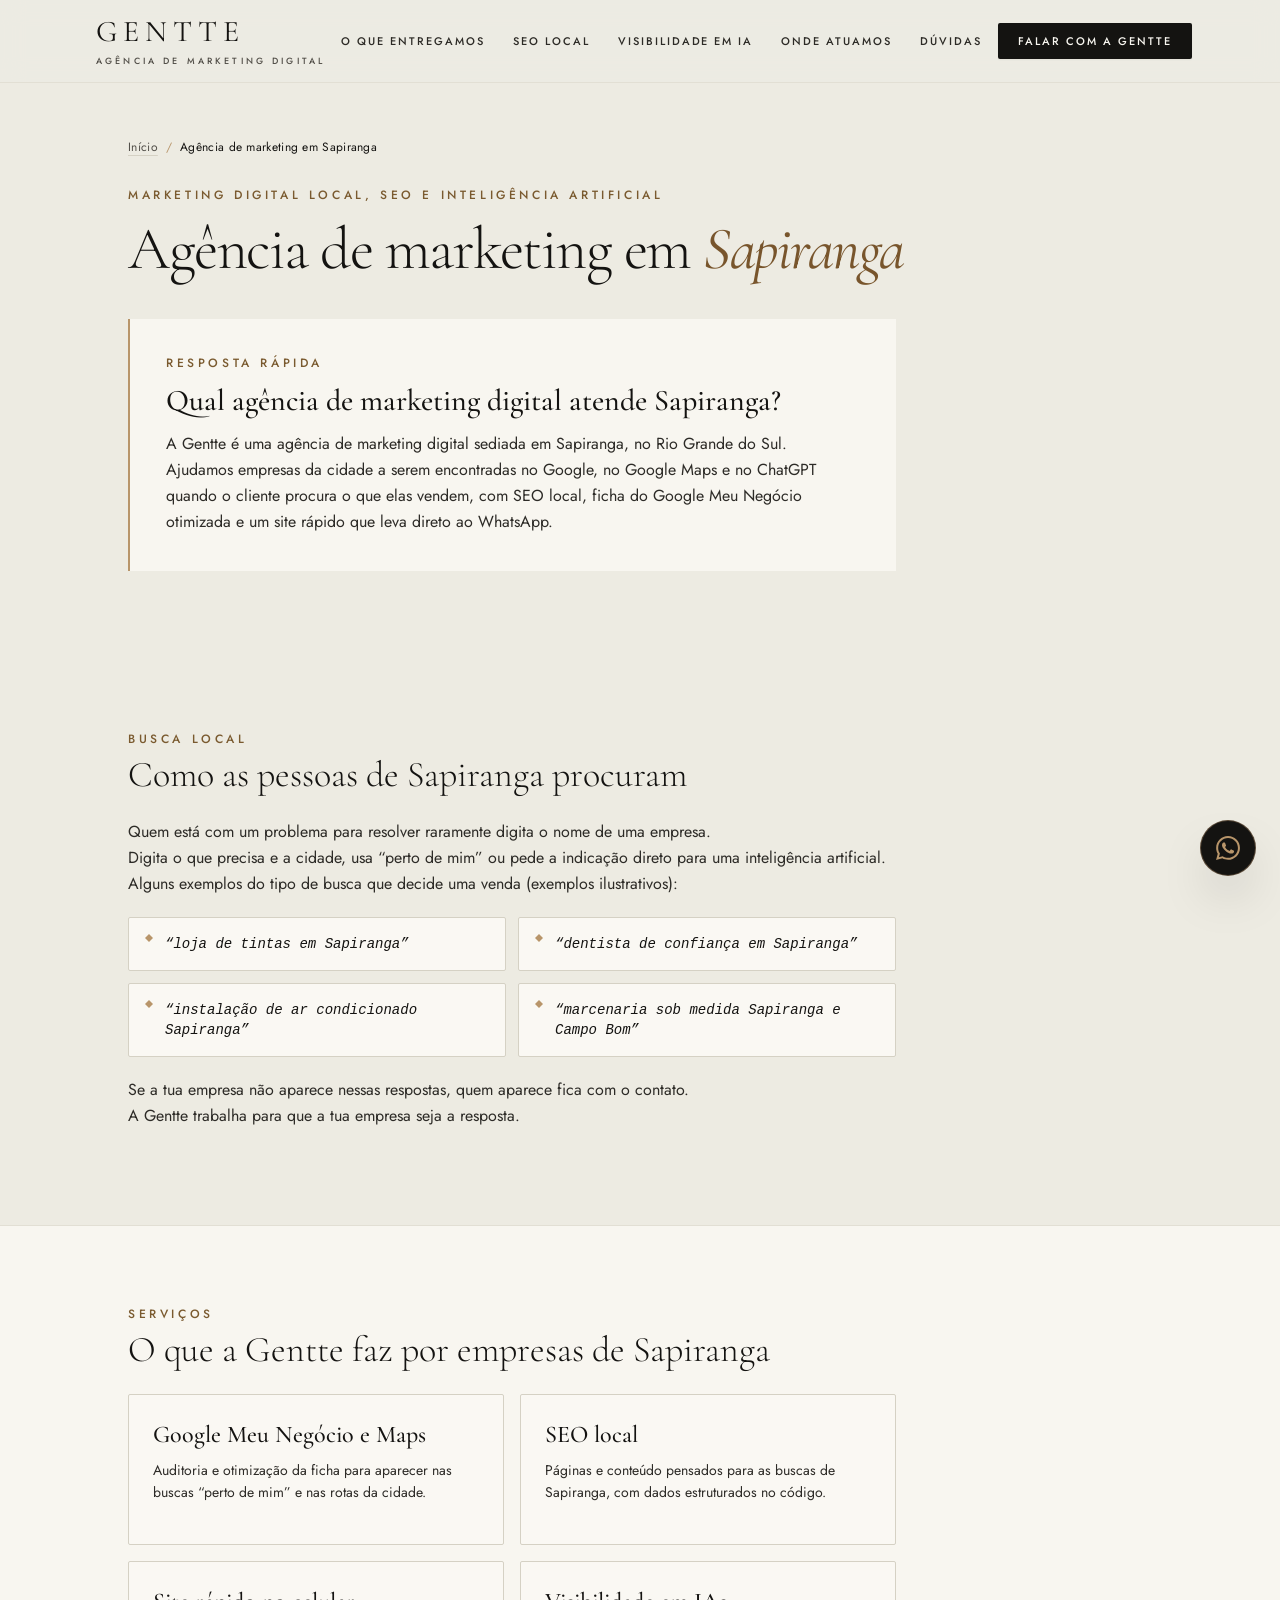
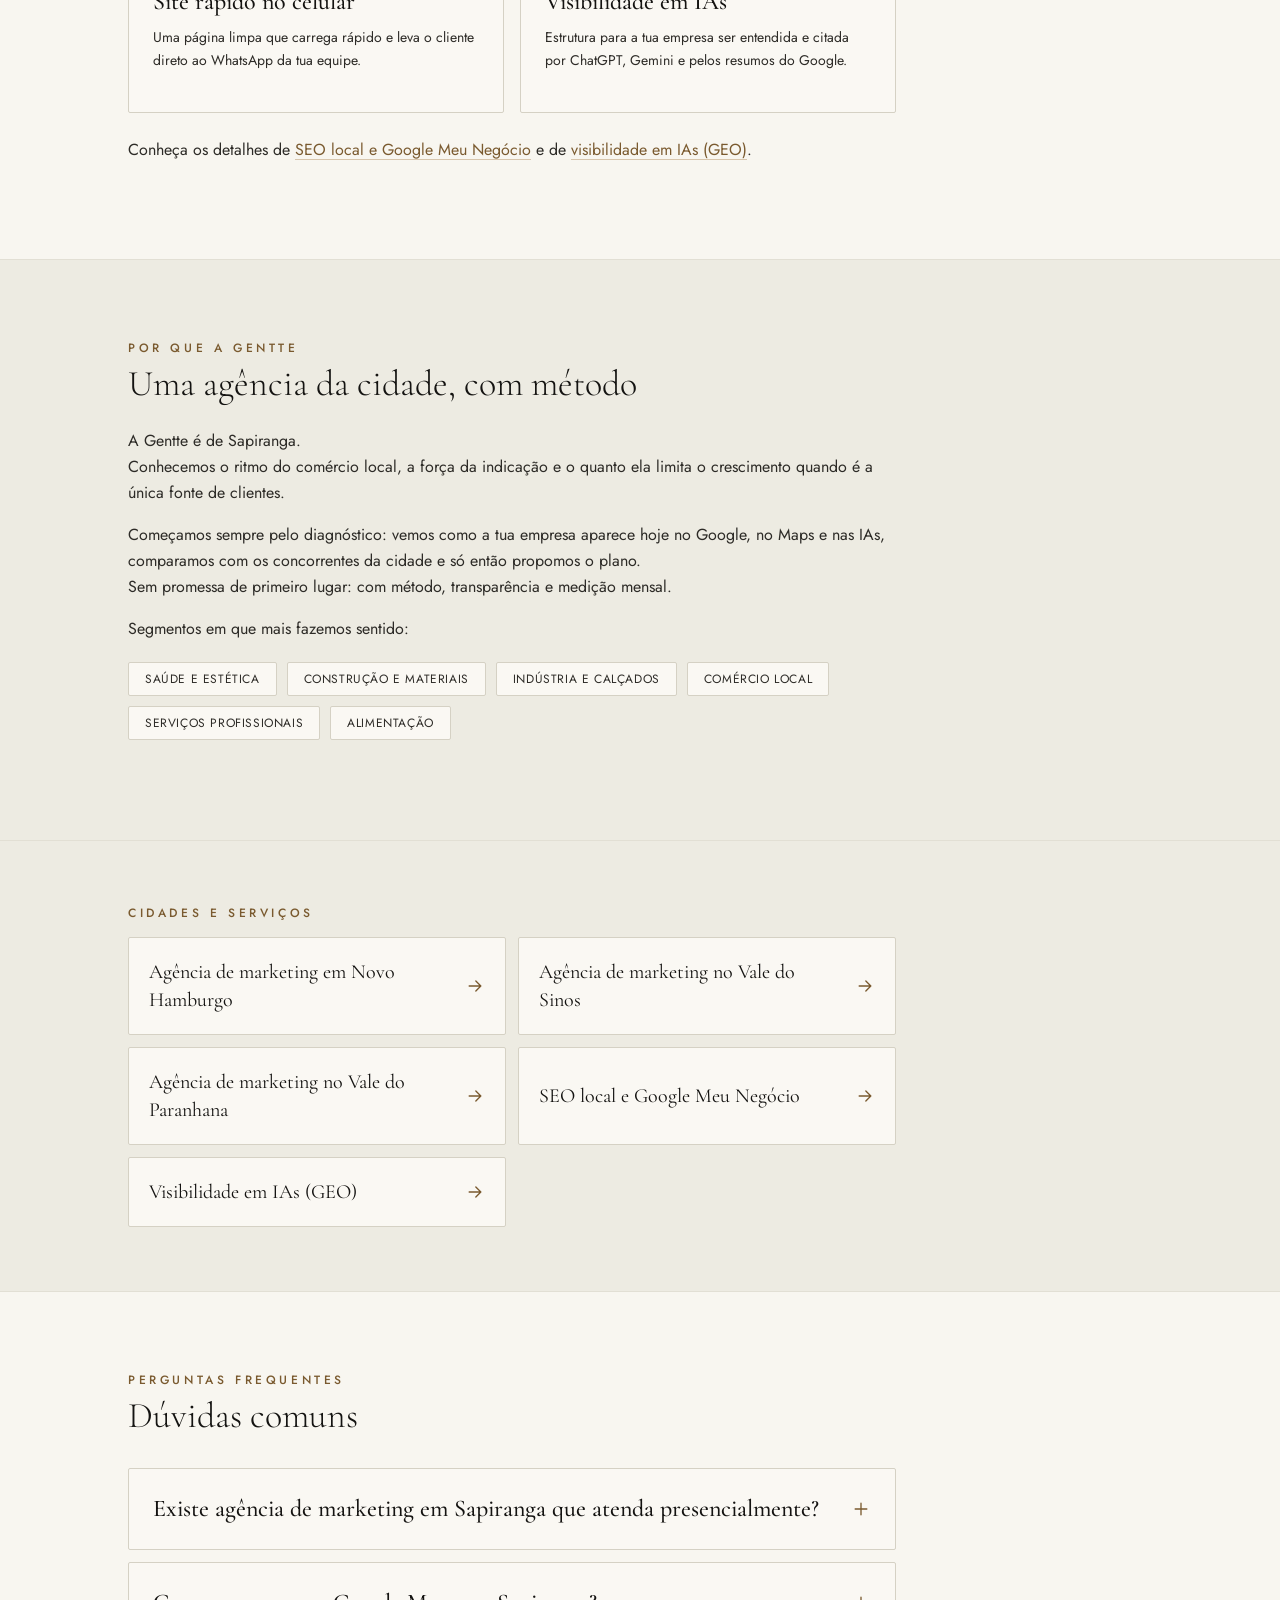
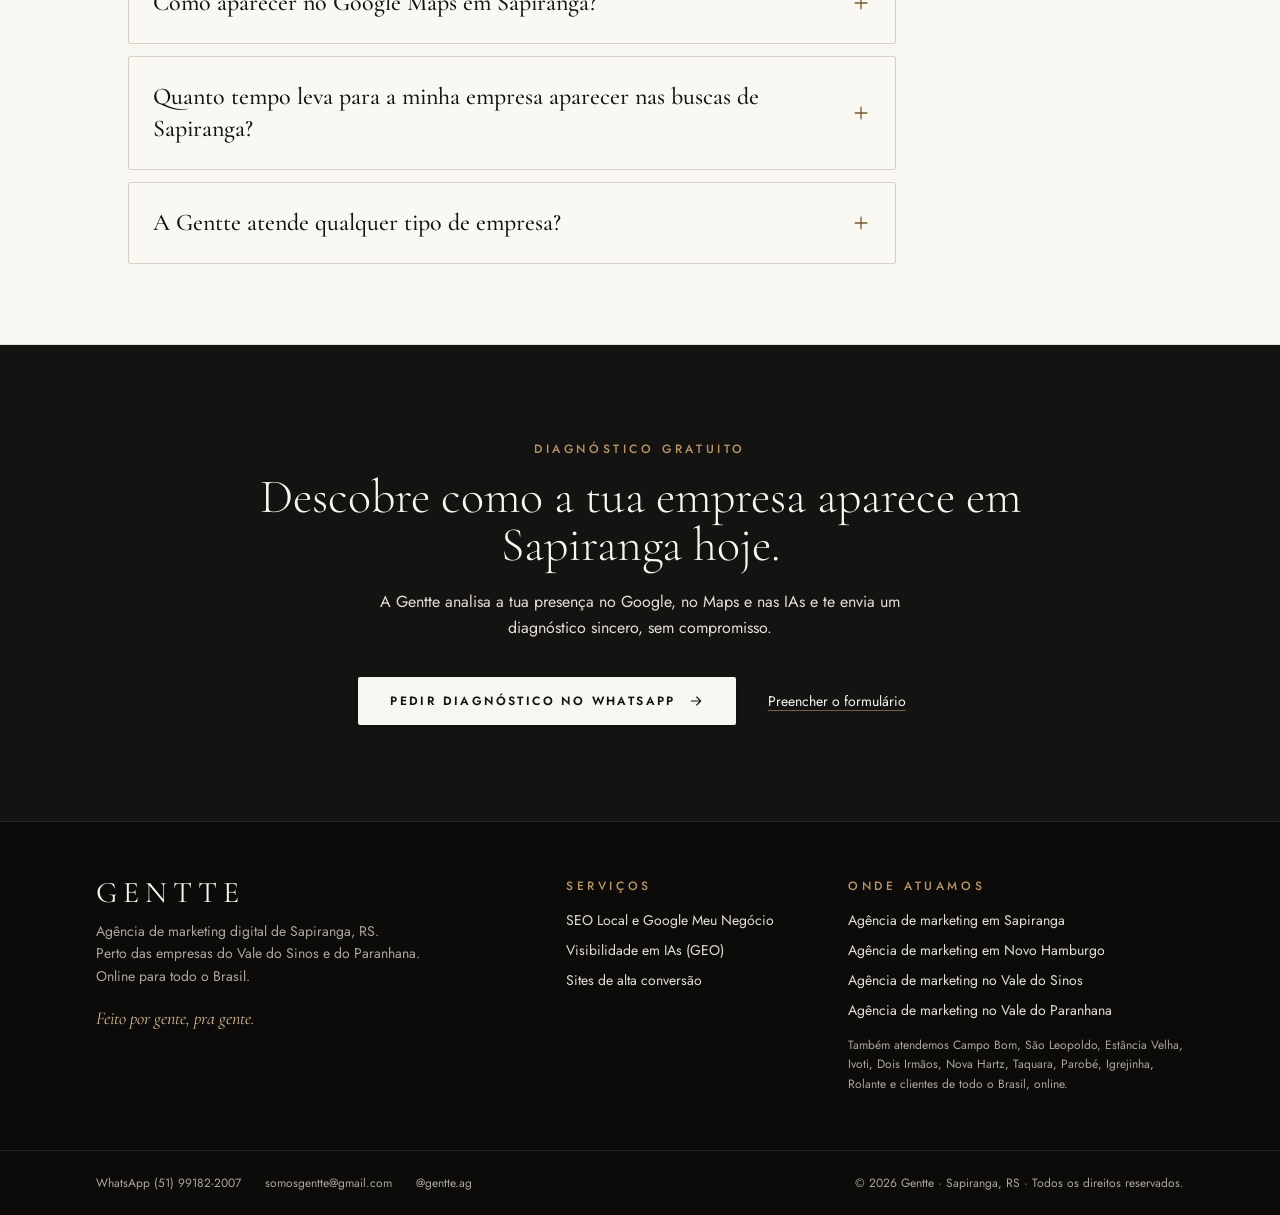
<file: agencia-de-marketing-sapiranga.html>
<!DOCTYPE html>
<html lang="pt-BR">
<head>
<meta charset="UTF-8">
<meta name="viewport" content="width=device-width, initial-scale=1">
<!-- Google Tag Manager -->
<script>(function(w,d,s,l,i){w[l]=w[l]||[];w[l].push({'gtm.start':new Date().getTime(),event:'gtm.js'});var f=d.getElementsByTagName(s)[0],j=d.createElement(s),dl=l!='dataLayer'?'&l='+l:'';j.async=true;j.src='https://www.googletagmanager.com/gtm.js?id='+i+dl;f.parentNode.insertBefore(j,f);})(window,document,'script','dataLayer','GTM-KPG8CZ2H');</script>
<!-- End Google Tag Manager -->
<script>document.documentElement.classList.add('js')</script>
<title>Agência de Marketing em Sapiranga | SEO Local e IA | Gentte</title>
<meta name="description" content="Agência de marketing em Sapiranga, RS. A Gentte coloca a tua empresa no Google, no Maps e no ChatGPT na hora em que o cliente procura. Pede o diagnóstico.">
<meta name="robots" content="index, follow, max-image-preview:large, max-snippet:-1">
<meta name="author" content="Gentte">
<meta name="theme-color" content="#141311">
<link rel="canonical" href="https://somosgentte.com.br/agencia-de-marketing-sapiranga">
<meta property="og:type" content="website">
<meta property="og:site_name" content="Gentte">
<meta property="og:locale" content="pt_BR">
<meta property="og:url" content="https://somosgentte.com.br/agencia-de-marketing-sapiranga">
<meta property="og:title" content="Agência de Marketing em Sapiranga | SEO Local e IA | Gentte">
<meta property="og:description" content="Agência de marketing em Sapiranga, RS. A Gentte coloca a tua empresa no Google, no Maps e no ChatGPT na hora em que o cliente procura. Pede o diagnóstico.">
<meta property="og:image" content="https://somosgentte.com.br/og-image.jpg?v=20261108">
<meta property="og:image:secure_url" content="https://somosgentte.com.br/og-image.jpg?v=20261108">
<meta property="og:image:type" content="image/jpeg">
<meta property="og:image:width" content="1200">
<meta property="og:image:height" content="630">
<meta property="og:image:alt" content="Gentte, agência de marketing digital em Sapiranga, Novo Hamburgo e Vale do Sinos">
<meta name="twitter:card" content="summary_large_image">
<meta name="twitter:title" content="Agência de Marketing em Sapiranga | SEO Local e IA | Gentte">
<meta name="twitter:description" content="Agência de marketing em Sapiranga, RS. A Gentte coloca a tua empresa no Google, no Maps e no ChatGPT na hora em que o cliente procura. Pede o diagnóstico.">
<meta name="twitter:image" content="https://somosgentte.com.br/og-image.jpg?v=20261108">
<link rel="icon" href="/favicon.ico" sizes="48x48">
  <link rel="icon" type="image/png" sizes="48x48" href="/favicon-48.png">
  <link rel="icon" type="image/png" sizes="96x96" href="/favicon-96.png">
  <link rel="icon" type="image/png" sizes="192x192" href="/icon-192.png">
  <link rel="apple-touch-icon" sizes="180x180" href="/apple-touch-icon.png">
<link rel="manifest" href="/site.webmanifest">
<link rel="preload" href="/cormorant-garamond-latin-wght-normal.woff2" as="font" type="font/woff2" crossorigin>
<link rel="preload" href="/jost-latin-wght-normal.woff2" as="font" type="font/woff2" crossorigin>
<link rel="stylesheet" href="/style.css?v=20261108">
<script type="application/ld+json">
{
 "@context": "https://schema.org",
 "@graph": [
  {
   "@type": [
    "ProfessionalService",
    "Organization"
   ],
   "@id": "https://somosgentte.com.br/#organizacao",
   "name": "Gentte",
   "legalName": "KWDIGITAL LTDA",
   "alternateName": [
    "GENTTE",
    "Gentte Posicionamento Digital"
   ],
   "slogan": "Feito por gente, pra gente.",
   "description": "Agência de marketing digital de Sapiranga, RS, perto das empresas do Vale do Sinos e do Vale do Paranhana e com atendimento online para todo o Brasil. Faz empresas serem encontradas no Google, no Google Maps e em inteligências artificiais como ChatGPT e Gemini, com SEO local, Google Meu Negócio, sites rápidos e dados estruturados.",
   "url": "https://somosgentte.com.br/",
   "logo": {
    "@type": "ImageObject",
    "url": "https://somosgentte.com.br/icon-512.png",
    "width": 512,
    "height": 512
   },
   "image": "https://somosgentte.com.br/og-image.jpg",
   "telephone": "+55-51-99182-2007",
   "email": "somosgentte@gmail.com",
   "priceRange": "$$",
   "address": {
    "@type": "PostalAddress",
    "addressLocality": "Sapiranga",
    "addressRegion": "RS",
    "addressCountry": "BR"
   },
   "areaServed": [
    {
     "@type": "City",
     "name": "Sapiranga",
     "containedInPlace": {
      "@type": "AdministrativeArea",
      "name": "Rio Grande do Sul"
     }
    },
    {
     "@type": "City",
     "name": "Novo Hamburgo",
     "containedInPlace": {
      "@type": "AdministrativeArea",
      "name": "Rio Grande do Sul"
     }
    },
    {
     "@type": "City",
     "name": "Campo Bom",
     "containedInPlace": {
      "@type": "AdministrativeArea",
      "name": "Rio Grande do Sul"
     }
    },
    {
     "@type": "City",
     "name": "São Leopoldo",
     "containedInPlace": {
      "@type": "AdministrativeArea",
      "name": "Rio Grande do Sul"
     }
    },
    {
     "@type": "City",
     "name": "Estância Velha",
     "containedInPlace": {
      "@type": "AdministrativeArea",
      "name": "Rio Grande do Sul"
     }
    },
    {
     "@type": "City",
     "name": "Ivoti",
     "containedInPlace": {
      "@type": "AdministrativeArea",
      "name": "Rio Grande do Sul"
     }
    },
    {
     "@type": "City",
     "name": "Dois Irmãos",
     "containedInPlace": {
      "@type": "AdministrativeArea",
      "name": "Rio Grande do Sul"
     }
    },
    {
     "@type": "City",
     "name": "Nova Hartz",
     "containedInPlace": {
      "@type": "AdministrativeArea",
      "name": "Rio Grande do Sul"
     }
    },
    {
     "@type": "City",
     "name": "Araricá",
     "containedInPlace": {
      "@type": "AdministrativeArea",
      "name": "Rio Grande do Sul"
     }
    },
    {
     "@type": "City",
     "name": "Portão",
     "containedInPlace": {
      "@type": "AdministrativeArea",
      "name": "Rio Grande do Sul"
     }
    },
    {
     "@type": "City",
     "name": "Taquara",
     "containedInPlace": {
      "@type": "AdministrativeArea",
      "name": "Rio Grande do Sul"
     }
    },
    {
     "@type": "City",
     "name": "Parobé",
     "containedInPlace": {
      "@type": "AdministrativeArea",
      "name": "Rio Grande do Sul"
     }
    },
    {
     "@type": "City",
     "name": "Igrejinha",
     "containedInPlace": {
      "@type": "AdministrativeArea",
      "name": "Rio Grande do Sul"
     }
    },
    {
     "@type": "City",
     "name": "Rolante",
     "containedInPlace": {
      "@type": "AdministrativeArea",
      "name": "Rio Grande do Sul"
     }
    },
    {
     "@type": "City",
     "name": "Riozinho",
     "containedInPlace": {
      "@type": "AdministrativeArea",
      "name": "Rio Grande do Sul"
     }
    },
    {
     "@type": "City",
     "name": "Três Coroas",
     "containedInPlace": {
      "@type": "AdministrativeArea",
      "name": "Rio Grande do Sul"
     }
    },
    {
     "@type": "AdministrativeArea",
     "name": "Vale do Sinos"
    },
    {
     "@type": "AdministrativeArea",
     "name": "Vale do Paranhana"
    },
    {
     "@type": "Country",
     "name": "Brasil"
    }
   ],
   "knowsAbout": [
    "SEO local",
    "Google Meu Negócio",
    "Google Maps",
    "Visibilidade em inteligência artificial (GEO)",
    "Dados estruturados Schema.org",
    "Marketing digital para negócios locais",
    "Criação de sites de alta conversão"
   ],
   "serviceType": [
    "Marketing digital",
    "SEO local",
    "Gestão de Google Meu Negócio",
    "Otimização para inteligência artificial (GEO)",
    "Criação de sites",
    "Gestão de tráfego pago"
   ],
   "founder": [
    {
     "@type": "Person",
     "name": "Francis Klock",
     "jobTitle": "Sócio, estratégia e posicionamento"
    },
    {
     "@type": "Person",
     "name": "Kauã Woisechowski",
     "jobTitle": "Sócio, performance e crescimento"
    }
   ],
   "contactPoint": [
    {
     "@type": "ContactPoint",
     "contactType": "customer service",
     "telephone": "+55-51-99182-2007",
     "email": "somosgentte@gmail.com",
     "areaServed": "BR",
     "availableLanguage": "pt-BR"
    }
   ],
   "sameAs": [
    "https://www.instagram.com/gentte.ag/"
   ]
  },
  {
   "@type": "WebPage",
   "@id": "https://somosgentte.com.br/agencia-de-marketing-sapiranga#pagina",
   "url": "https://somosgentte.com.br/agencia-de-marketing-sapiranga",
   "name": "Agência de Marketing em Sapiranga | SEO Local e IA | Gentte",
   "description": "Agência de marketing em Sapiranga, RS. A Gentte coloca a tua empresa no Google, no Maps e no ChatGPT na hora em que o cliente procura. Pede o diagnóstico.",
   "inLanguage": "pt-BR",
   "isPartOf": {
    "@id": "https://somosgentte.com.br/#site"
   },
   "about": {
    "@id": "https://somosgentte.com.br/#organizacao"
   },
   "primaryImageOfPage": {
    "@type": "ImageObject",
    "url": "https://somosgentte.com.br/og-image.jpg"
   },
   "dateModified": "2026-11-08",
   "breadcrumb": {
    "@id": "https://somosgentte.com.br/agencia-de-marketing-sapiranga#migalhas"
   }
  },
  {
   "@type": "BreadcrumbList",
   "itemListElement": [
    {
     "@type": "ListItem",
     "position": 1,
     "name": "Início",
     "item": "https://somosgentte.com.br/"
    },
    {
     "@type": "ListItem",
     "position": 2,
     "name": "Agência de marketing em Sapiranga",
     "item": "https://somosgentte.com.br/agencia-de-marketing-sapiranga"
    }
   ],
   "@id": "https://somosgentte.com.br/agencia-de-marketing-sapiranga#migalhas"
  },
  {
   "@type": "FAQPage",
   "mainEntity": [
    {
     "@type": "Question",
     "name": "Existe agência de marketing em Sapiranga que atenda presencialmente?",
     "acceptedAnswer": {
      "@type": "Answer",
      "text": "Sim. A Gentte é de Sapiranga e faz reuniões presenciais ou online, conforme a tua preferência."
     }
    },
    {
     "@type": "Question",
     "name": "Como aparecer no Google Maps em Sapiranga?",
     "acceptedAnswer": {
      "@type": "Answer",
      "text": "Com uma ficha do Google Meu Negócio completa e correta (categoria principal, serviços, horários, fotos e descrição), informações iguais em todos os canais e avaliações reais de clientes. A Gentte faz a auditoria e a otimização da ficha. Veja o que entregamos."
     }
    },
    {
     "@type": "Question",
     "name": "Quanto tempo leva para a minha empresa aparecer nas buscas de Sapiranga?",
     "acceptedAnswer": {
      "@type": "Answer",
      "text": "Ajustes na ficha do Google costumam mostrar efeito antes do posicionamento do site, que se constrói ao longo de meses. O prazo muda conforme o segmento e a concorrência, e o diagnóstico já indica o que esperar de cada frente."
     }
    },
    {
     "@type": "Question",
     "name": "A Gentte atende qualquer tipo de empresa?",
     "acceptedAnswer": {
      "@type": "Answer",
      "text": "Atendemos negócios locais que vendem produtos ou serviços para clientes da região, como saúde e estética, construção e materiais, indústria e comércio. Se o teu segmento tem pouca busca na região, dizemos isso com franqueza no diagnóstico."
     }
    }
   ]
  }
 ]
}
</script>
</head><body class="relative">
<!-- Google Tag Manager (noscript) -->
<noscript><iframe src="https://www.googletagmanager.com/ns.html?id=GTM-KPG8CZ2H" height="0" width="0" style="display:none;visibility:hidden"></iframe></noscript>
<!-- End Google Tag Manager (noscript) -->
<a href="#conteudo" class="sr-only focus:not-sr-only focus:fixed focus:top-3 focus:left-3 focus:z-[100] focus:bg-ink focus:text-cream-light focus:px-4 focus:py-2">Ir para o conteúdo</a>
<header class="sticky top-0 z-50 bg-cream/95 backdrop-blur-md border-b border-cream-mid">
  <div class="max-w-6xl mx-auto flex items-center justify-between gap-4 py-3.5 px-4 sm:px-8">
    <a href="/" class="flex flex-col group" aria-label="Gentte, agência de marketing digital. Ir para o início">
      <span class="font-serif text-2xl sm:text-3xl tracking-[0.2em] font-normal text-ink group-hover:text-gold-deep transition-colors leading-none">GENTTE</span>
      <span class="text-[9px] tracking-[0.35em] uppercase text-ink-muted mt-1 font-medium whitespace-nowrap">Agência de marketing digital</span>
    </a>
    <nav class="hidden xl:flex items-center gap-7 text-[11px] tracking-[0.18em] uppercase font-medium text-ink-soft whitespace-nowrap" aria-label="Principal"><a href="/#metodo" class="hover:text-gold-text transition-colors">O que entregamos</a><a href="/seo-local-google-meu-negocio" class="hover:text-gold-text transition-colors">SEO Local</a><a href="/visibilidade-em-ia-geo" class="hover:text-gold-text transition-colors">Visibilidade em IA</a><a href="/#atuacao" class="hover:text-gold-text transition-colors">Onde atuamos</a><a href="/#perguntas" class="hover:text-gold-text transition-colors">Dúvidas</a></nav>
    <div class="flex items-center gap-3">
      <a data-wa="header" href="https://wa.me/5551991822007?text=Ol%C3%A1%21%20Acessei%20o%20site%20da%20Gentte%20e%20gostaria%20de%20um%20diagn%C3%B3stico%20de%20posicionamento." target="_blank" rel="noopener" class="hidden sm:inline-flex items-center gap-2 bg-ink hover:bg-ink-soft text-cream-light text-[11px] uppercase tracking-[0.18em] font-medium px-5 py-2.5 rounded-sm transition-all shadow-sm active:scale-95 whitespace-nowrap">Falar com a Gentte</a>
      <details class="xl:hidden relative">
        <summary class="list-none cursor-pointer grid place-items-center w-11 h-11 border border-cream-dark rounded-sm" aria-label="Abrir menu"><svg class="w-5 h-5" viewBox="0 0 24 24" fill="none" stroke="currentColor" stroke-width="1.6" stroke-linecap="round" stroke-linejoin="round" aria-hidden="true"><path d="M4 8h16M4 16h16"/></svg></summary>
        <div class="absolute right-0 mt-2 w-72 bg-cream-light border border-cream-dark shadow-xl p-5 text-sm uppercase tracking-[0.12em] font-medium"><a href="/#tese" class="block py-3 border-b border-cream-mid hover:text-gold-text">A tese</a><a href="/#metodo" class="block py-3 border-b border-cream-mid hover:text-gold-text">O que entregamos</a><a href="/seo-local-google-meu-negocio" class="block py-3 border-b border-cream-mid hover:text-gold-text">SEO Local</a><a href="/visibilidade-em-ia-geo" class="block py-3 border-b border-cream-mid hover:text-gold-text">Visibilidade em IA</a><a href="/#atuacao" class="block py-3 border-b border-cream-mid hover:text-gold-text">Onde atuamos</a><a href="/#perguntas" class="block py-3 border-b border-cream-mid hover:text-gold-text">Dúvidas</a><a href="/#diagnostico" class="block py-3 border-b border-cream-mid hover:text-gold-text">Diagnóstico</a>
          <a data-wa="menu_mobile" href="https://wa.me/5551991822007?text=Ol%C3%A1%21%20Acessei%20o%20site%20da%20Gentte%20e%20gostaria%20de%20um%20diagn%C3%B3stico%20de%20posicionamento." target="_blank" rel="noopener" class="btn-ink w-full mt-4">Falar com a Gentte</a></div>
      </details>
    </div>
  </div>
</header><main id="conteudo">
<section class="px-4 sm:px-6 pt-10 sm:pt-14 pb-16 sm:pb-20"><div class="max-w-5xl mx-auto">
  <nav aria-label="Você está em" class="mb-8"><ol class="flex flex-wrap items-center gap-2 text-xs tracking-wide text-ink-muted"><li><a href="/" class="hover:text-gold-text underline underline-offset-4 decoration-cream-dark">Início</a></li><li aria-hidden="true" class="text-gold">/</li><li aria-current="page" class="text-ink">Agência de marketing em Sapiranga</li></ol></nav>
  <p class="eyebrow mb-4">Marketing digital local, SEO e inteligência artificial</p>
  <h1 class="font-serif text-4xl sm:text-6xl font-light text-ink leading-[1.1] tracking-tight mb-10">Agência de marketing em <em class="italic text-gold-deep font-normal">Sapiranga</em></h1>
  <div class="bg-cream-light border-l-2 border-gold p-6 sm:p-9 max-w-3xl">
    <p class="eyebrow mb-3">Resposta rápida</p>
    <h2 class="font-serif text-2xl sm:text-3xl text-ink font-medium mb-3">Qual agência de marketing digital atende Sapiranga?</h2>
    <p class="text-ink-soft leading-relaxed">A Gentte é uma agência de marketing digital sediada em Sapiranga, no Rio Grande do Sul.<br>Ajudamos empresas da cidade a serem encontradas no Google, no Google Maps e no ChatGPT quando o cliente procura o que elas vendem, com SEO local, ficha do Google Meu Negócio otimizada e um site rápido que leva direto ao WhatsApp.</p>
  </div></div>
</section>
<section class="py-16 sm:py-20 px-4 sm:px-6 "><div class="max-w-5xl mx-auto"><div class="max-w-3xl">
  <p class="eyebrow mb-2">Busca local</p><h2 class="font-serif text-3xl sm:text-4xl font-light text-ink leading-tight mb-6">Como as pessoas de Sapiranga procuram</h2>
  <div class="prose-g"><p>Quem está com um problema para resolver raramente digita o nome de uma empresa.<br>Digita o que precisa e a cidade, usa “perto de mim” ou pede a indicação direto para uma inteligência artificial.<br>Alguns exemplos do tipo de busca que decide uma venda (exemplos ilustrativos):</p><ul class="grid gap-3 sm:grid-cols-2 my-5"><li class="flex items-start gap-3 p-4 bg-cream-card border border-cream-dark rounded-sm font-mono text-xs sm:text-sm text-ink"><svg class="w-2 h-2 text-gold shrink-0" viewBox="0 0 10 10" aria-hidden="true"><path d="M5 0l5 5-5 5-5-5z" fill="currentColor"/></svg><span class="italic">“loja de tintas em Sapiranga”</span></li><li class="flex items-start gap-3 p-4 bg-cream-card border border-cream-dark rounded-sm font-mono text-xs sm:text-sm text-ink"><svg class="w-2 h-2 text-gold shrink-0" viewBox="0 0 10 10" aria-hidden="true"><path d="M5 0l5 5-5 5-5-5z" fill="currentColor"/></svg><span class="italic">“dentista de confiança em Sapiranga”</span></li><li class="flex items-start gap-3 p-4 bg-cream-card border border-cream-dark rounded-sm font-mono text-xs sm:text-sm text-ink"><svg class="w-2 h-2 text-gold shrink-0" viewBox="0 0 10 10" aria-hidden="true"><path d="M5 0l5 5-5 5-5-5z" fill="currentColor"/></svg><span class="italic">“instalação de ar condicionado Sapiranga”</span></li><li class="flex items-start gap-3 p-4 bg-cream-card border border-cream-dark rounded-sm font-mono text-xs sm:text-sm text-ink"><svg class="w-2 h-2 text-gold shrink-0" viewBox="0 0 10 10" aria-hidden="true"><path d="M5 0l5 5-5 5-5-5z" fill="currentColor"/></svg><span class="italic">“marcenaria sob medida Sapiranga e Campo Bom”</span></li></ul><p>Se a tua empresa não aparece nessas respostas, quem aparece fica com o contato.<br>A Gentte trabalha para que a tua empresa seja a resposta.</p></div></div></div></section>
<section class="py-16 sm:py-20 px-4 sm:px-6 bg-cream-light border-y border-cream-mid"><div class="max-w-5xl mx-auto"><div class="max-w-3xl">
  <p class="eyebrow mb-2">Serviços</p><h2 class="font-serif text-3xl sm:text-4xl font-light text-ink leading-tight mb-6">O que a Gentte faz por empresas de Sapiranga</h2>
  <div class="prose-g"><div class="grid gap-4 md:grid-cols-2 not-prose mt-2"><div class="p-6 bg-cream-card border border-cream-dark rounded-sm"><h3 class="font-serif text-xl sm:text-2xl text-ink font-medium mb-2">Google Meu Negócio e Maps</h3><p class="text-sm text-ink-soft leading-relaxed">Auditoria e otimização da ficha para aparecer nas buscas “perto de mim” e nas rotas da cidade.</p></div><div class="p-6 bg-cream-card border border-cream-dark rounded-sm"><h3 class="font-serif text-xl sm:text-2xl text-ink font-medium mb-2">SEO local</h3><p class="text-sm text-ink-soft leading-relaxed">Páginas e conteúdo pensados para as buscas de Sapiranga, com dados estruturados no código.</p></div><div class="p-6 bg-cream-card border border-cream-dark rounded-sm"><h3 class="font-serif text-xl sm:text-2xl text-ink font-medium mb-2">Site rápido no celular</h3><p class="text-sm text-ink-soft leading-relaxed">Uma página limpa que carrega rápido e leva o cliente direto ao WhatsApp da tua equipe.</p></div><div class="p-6 bg-cream-card border border-cream-dark rounded-sm"><h3 class="font-serif text-xl sm:text-2xl text-ink font-medium mb-2">Visibilidade em IAs</h3><p class="text-sm text-ink-soft leading-relaxed">Estrutura para a tua empresa ser entendida e citada por ChatGPT, Gemini e pelos resumos do Google.</p></div></div><p class="mt-6">Conheça os detalhes de <a href="/seo-local-google-meu-negocio" class="link-g">SEO local e Google Meu Negócio</a> e de <a href="/visibilidade-em-ia-geo" class="link-g">visibilidade em IAs (GEO)</a>.</p></div></div></div></section>
<section class="py-16 sm:py-20 px-4 sm:px-6 "><div class="max-w-5xl mx-auto"><div class="max-w-3xl">
  <p class="eyebrow mb-2">Por que a Gentte</p><h2 class="font-serif text-3xl sm:text-4xl font-light text-ink leading-tight mb-6">Uma agência da cidade, com método</h2>
  <div class="prose-g"><p>A Gentte é de Sapiranga.<br>Conhecemos o ritmo do comércio local, a força da indicação e o quanto ela limita o crescimento quando é a única fonte de clientes.</p><p>Começamos sempre pelo diagnóstico: vemos como a tua empresa aparece hoje no Google, no Maps e nas IAs, comparamos com os concorrentes da cidade e só então propomos o plano.<br>Sem promessa de primeiro lugar: com método, transparência e medição mensal.</p><p>Segmentos em que mais fazemos sentido:</p><ul class="flex flex-wrap gap-2.5 my-5"><li class="px-4 py-2 border border-cream-dark bg-cream-card text-xs uppercase tracking-wider text-ink-soft rounded-sm">Saúde e estética</li><li class="px-4 py-2 border border-cream-dark bg-cream-card text-xs uppercase tracking-wider text-ink-soft rounded-sm">Construção e materiais</li><li class="px-4 py-2 border border-cream-dark bg-cream-card text-xs uppercase tracking-wider text-ink-soft rounded-sm">Indústria e calçados</li><li class="px-4 py-2 border border-cream-dark bg-cream-card text-xs uppercase tracking-wider text-ink-soft rounded-sm">Comércio local</li><li class="px-4 py-2 border border-cream-dark bg-cream-card text-xs uppercase tracking-wider text-ink-soft rounded-sm">Serviços profissionais</li><li class="px-4 py-2 border border-cream-dark bg-cream-card text-xs uppercase tracking-wider text-ink-soft rounded-sm">Alimentação</li></ul></div></div></div></section>
<section class="py-16 px-4 sm:px-6 border-t border-cream-mid"><div class="max-w-5xl mx-auto"><div class="max-w-3xl"><p class="eyebrow mb-4">Cidades e serviços</p><div class="grid gap-3 sm:grid-cols-2"><a href="/agencia-de-marketing-novo-hamburgo" class="group flex items-center justify-between gap-4 p-5 bg-cream-card border border-cream-dark rounded-sm hover:border-gold transition-all"><span class="font-serif text-xl text-ink">Agência de marketing em Novo Hamburgo</span><span class="text-gold-text group-hover:translate-x-1 transition-transform"><svg class="w-5 h-5" viewBox="0 0 24 24" fill="none" stroke="currentColor" stroke-width="1.6" stroke-linecap="round" stroke-linejoin="round" aria-hidden="true"><path d="M5 12h14M13 6l6 6-6 6"/></svg></span></a><a href="/agencia-de-marketing-vale-do-sinos" class="group flex items-center justify-between gap-4 p-5 bg-cream-card border border-cream-dark rounded-sm hover:border-gold transition-all"><span class="font-serif text-xl text-ink">Agência de marketing no Vale do Sinos</span><span class="text-gold-text group-hover:translate-x-1 transition-transform"><svg class="w-5 h-5" viewBox="0 0 24 24" fill="none" stroke="currentColor" stroke-width="1.6" stroke-linecap="round" stroke-linejoin="round" aria-hidden="true"><path d="M5 12h14M13 6l6 6-6 6"/></svg></span></a><a href="/agencia-de-marketing-vale-do-paranhana" class="group flex items-center justify-between gap-4 p-5 bg-cream-card border border-cream-dark rounded-sm hover:border-gold transition-all"><span class="font-serif text-xl text-ink">Agência de marketing no Vale do Paranhana</span><span class="text-gold-text group-hover:translate-x-1 transition-transform"><svg class="w-5 h-5" viewBox="0 0 24 24" fill="none" stroke="currentColor" stroke-width="1.6" stroke-linecap="round" stroke-linejoin="round" aria-hidden="true"><path d="M5 12h14M13 6l6 6-6 6"/></svg></span></a><a href="/seo-local-google-meu-negocio" class="group flex items-center justify-between gap-4 p-5 bg-cream-card border border-cream-dark rounded-sm hover:border-gold transition-all"><span class="font-serif text-xl text-ink">SEO local e Google Meu Negócio</span><span class="text-gold-text group-hover:translate-x-1 transition-transform"><svg class="w-5 h-5" viewBox="0 0 24 24" fill="none" stroke="currentColor" stroke-width="1.6" stroke-linecap="round" stroke-linejoin="round" aria-hidden="true"><path d="M5 12h14M13 6l6 6-6 6"/></svg></span></a><a href="/visibilidade-em-ia-geo" class="group flex items-center justify-between gap-4 p-5 bg-cream-card border border-cream-dark rounded-sm hover:border-gold transition-all"><span class="font-serif text-xl text-ink">Visibilidade em IAs (GEO)</span><span class="text-gold-text group-hover:translate-x-1 transition-transform"><svg class="w-5 h-5" viewBox="0 0 24 24" fill="none" stroke="currentColor" stroke-width="1.6" stroke-linecap="round" stroke-linejoin="round" aria-hidden="true"><path d="M5 12h14M13 6l6 6-6 6"/></svg></span></a></div></div></div></section>
<section id="perguntas" class="py-16 sm:py-20 px-4 sm:px-6 bg-cream-light border-y border-cream-mid"><div class="max-w-5xl mx-auto"><div class="max-w-3xl">
  <p class="eyebrow mb-2">Perguntas frequentes</p><h2 class="font-serif text-3xl sm:text-4xl font-light text-ink leading-tight mb-8">Dúvidas comuns</h2>
  <div class="space-y-3"><details class="faq group border border-cream-dark bg-cream-card rounded-sm">
          <summary class="flex items-center justify-between gap-6 p-5 sm:p-6"><h3 class="font-serif text-xl sm:text-2xl text-ink font-medium leading-snug">Existe agência de marketing em Sapiranga que atenda presencialmente?</h3><span class="faq-i text-gold-text shrink-0"><svg class="w-5 h-5" viewBox="0 0 24 24" fill="none" stroke="currentColor" stroke-width="1.6" stroke-linecap="round" stroke-linejoin="round" aria-hidden="true"><path d="M12 5v14M5 12h14"/></svg></span></summary>
          <div class="px-5 sm:px-6 pb-6 pt-1 text-ink-soft leading-relaxed prose-g"><p>Sim.<br>A Gentte é de Sapiranga e faz reuniões presenciais ou online, conforme a tua preferência.</p></div></details>
<details class="faq group border border-cream-dark bg-cream-card rounded-sm">
          <summary class="flex items-center justify-between gap-6 p-5 sm:p-6"><h3 class="font-serif text-xl sm:text-2xl text-ink font-medium leading-snug">Como aparecer no Google Maps em Sapiranga?</h3><span class="faq-i text-gold-text shrink-0"><svg class="w-5 h-5" viewBox="0 0 24 24" fill="none" stroke="currentColor" stroke-width="1.6" stroke-linecap="round" stroke-linejoin="round" aria-hidden="true"><path d="M12 5v14M5 12h14"/></svg></span></summary>
          <div class="px-5 sm:px-6 pb-6 pt-1 text-ink-soft leading-relaxed prose-g"><p>Com uma ficha do Google Meu Negócio completa e correta (categoria principal, serviços, horários, fotos e descrição), informações iguais em todos os canais e avaliações reais de clientes.<br>A Gentte faz a auditoria e a otimização da ficha.<br><a href="/seo-local-google-meu-negocio" class="link-g">Veja o que entregamos</a>.</p></div></details>
<details class="faq group border border-cream-dark bg-cream-card rounded-sm">
          <summary class="flex items-center justify-between gap-6 p-5 sm:p-6"><h3 class="font-serif text-xl sm:text-2xl text-ink font-medium leading-snug">Quanto tempo leva para a minha empresa aparecer nas buscas de Sapiranga?</h3><span class="faq-i text-gold-text shrink-0"><svg class="w-5 h-5" viewBox="0 0 24 24" fill="none" stroke="currentColor" stroke-width="1.6" stroke-linecap="round" stroke-linejoin="round" aria-hidden="true"><path d="M12 5v14M5 12h14"/></svg></span></summary>
          <div class="px-5 sm:px-6 pb-6 pt-1 text-ink-soft leading-relaxed prose-g"><p>Ajustes na ficha do Google costumam mostrar efeito antes do posicionamento do site, que se constrói ao longo de meses.<br>O prazo muda conforme o segmento e a concorrência, e o diagnóstico já indica o que esperar de cada frente.</p></div></details>
<details class="faq group border border-cream-dark bg-cream-card rounded-sm">
          <summary class="flex items-center justify-between gap-6 p-5 sm:p-6"><h3 class="font-serif text-xl sm:text-2xl text-ink font-medium leading-snug">A Gentte atende qualquer tipo de empresa?</h3><span class="faq-i text-gold-text shrink-0"><svg class="w-5 h-5" viewBox="0 0 24 24" fill="none" stroke="currentColor" stroke-width="1.6" stroke-linecap="round" stroke-linejoin="round" aria-hidden="true"><path d="M12 5v14M5 12h14"/></svg></span></summary>
          <div class="px-5 sm:px-6 pb-6 pt-1 text-ink-soft leading-relaxed prose-g"><p>Atendemos negócios locais que vendem produtos ou serviços para clientes da região, como saúde e estética, construção e materiais, indústria e comércio.<br>Se o teu segmento tem pouca busca na região, dizemos isso com franqueza no diagnóstico.</p></div></details></div></div></div></section>
<section class="bg-ink text-cream py-20 sm:py-24 px-4 sm:px-6 on-dark">
  <div class="max-w-3xl mx-auto text-center">
    <p class="eyebrow mb-4">Diagnóstico gratuito</p>
    <h2 class="font-serif text-3xl sm:text-5xl font-light text-cream-light leading-tight mb-5">Descobre como a tua empresa aparece em Sapiranga hoje.</h2>
    <p class="text-cream-mid leading-relaxed mb-9 max-w-xl mx-auto">A Gentte analisa a tua presença no Google, no Maps e nas IAs e te envia um diagnóstico sincero, sem compromisso.</p>
    <div class="flex flex-col sm:flex-row items-center justify-center gap-4">
      <a data-wa="cta_sapiranga" href="https://wa.me/5551991822007?text=Ol%C3%A1%21%20Vim%20pela%20p%C3%A1gina%20de%20Sapiranga%20do%20site%20da%20Gentte%20e%20gostaria%20de%20um%20diagn%C3%B3stico%20de%20posicionamento." target="_blank" rel="noopener" class="btn-light w-full sm:w-auto">Pedir diagnóstico no WhatsApp <svg class="w-4 h-4" viewBox="0 0 24 24" fill="none" stroke="currentColor" stroke-width="1.6" stroke-linecap="round" stroke-linejoin="round" aria-hidden="true"><path d="M5 12h14M13 6l6 6-6 6"/></svg></a>
      <a href="/#diagnostico" class="inline-flex items-center justify-center text-cream-light underline underline-offset-4 decoration-gold/60 hover:decoration-gold text-sm px-4 py-3">Preencher o formulário</a>
    </div>
  </div>
</section>
</main>
<footer class="bg-ink-pure text-cream-mid border-t border-white/10 on-dark">
  <div class="max-w-6xl mx-auto px-4 sm:px-8 py-14 grid gap-10 md:grid-cols-12 text-sm">
    <div class="md:col-span-5">
      <p class="font-serif text-3xl tracking-[0.2em] text-cream-light leading-none">GENTTE</p>
      <p class="mt-3 text-cream-muted leading-relaxed max-w-sm" data-nosnippet>Agência de marketing digital de Sapiranga, RS.<br>Perto das empresas do Vale do Sinos e do Paranhana.<br>Online para todo o Brasil.</p>
      <p class="mt-4 font-serif italic text-lg text-gold-light">Feito por gente, pra gente.</p>
    </div>
    <div class="md:col-span-3"><p class="eyebrow-dark eyebrow mb-4">Serviços</p>
      <ul class="space-y-2.5"><li><a href="/seo-local-google-meu-negocio" class="hover:text-gold transition-colors">SEO Local e Google Meu Negócio</a></li><li><a href="/visibilidade-em-ia-geo" class="hover:text-gold transition-colors">Visibilidade em IAs (GEO)</a></li><li><a href="/#metodo" class="hover:text-gold transition-colors">Sites de alta conversão</a></li></ul></div>
    <div class="md:col-span-4"><p class="eyebrow-dark eyebrow mb-4">Onde atuamos</p>
      <ul class="space-y-2.5"><li><a href="/agencia-de-marketing-sapiranga" class="hover:text-gold transition-colors">Agência de marketing em Sapiranga</a></li><li><a href="/agencia-de-marketing-novo-hamburgo" class="hover:text-gold transition-colors">Agência de marketing em Novo Hamburgo</a></li><li><a href="/agencia-de-marketing-vale-do-sinos" class="hover:text-gold transition-colors">Agência de marketing no Vale do Sinos</a></li><li><a href="/agencia-de-marketing-vale-do-paranhana" class="hover:text-gold transition-colors">Agência de marketing no Vale do Paranhana</a></li></ul>
      <p class="mt-4 text-cream-muted text-xs leading-relaxed">Também atendemos Campo Bom, São Leopoldo, Estância Velha, Ivoti, Dois Irmãos, Nova Hartz, Taquara, Parobé, Igrejinha, Rolante e clientes de todo o Brasil, online.</p></div>
  </div>
  <div class="border-t border-white/10">
    <div class="max-w-6xl mx-auto px-4 sm:px-8 py-6 flex flex-col md:flex-row gap-4 items-center justify-between text-xs text-cream-muted">
      <div class="flex flex-wrap items-center justify-center gap-x-6 gap-y-2">
        <a data-wa="rodape" href="https://wa.me/5551991822007?text=Ol%C3%A1%21%20Acessei%20o%20site%20da%20Gentte%20e%20gostaria%20de%20falar%20com%20a%20equipe." target="_blank" rel="noopener" class="hover:text-gold transition-colors">WhatsApp (51) 99182-2007</a>
        <a href="mailto:somosgentte@gmail.com" class="hover:text-gold transition-colors">somosgentte@gmail.com</a>
        <a href="https://www.instagram.com/gentte.ag/" target="_blank" rel="noopener me" class="hover:text-gold transition-colors">@gentte.ag</a>
      </div>
      <p>© 2026 Gentte · Sapiranga, RS · Todos os direitos reservados.</p>
    </div>
  </div>
</footer>
<div class="fixed bottom-5 right-4 sm:bottom-6 sm:right-6 z-50">
  <a data-wa="botao_flutuante" href="https://wa.me/5551991822007?text=Ol%C3%A1%21%20Vim%20pelo%20site%20da%20Gentte%20e%20gostaria%20de%20um%20diagn%C3%B3stico%20de%20posicionamento." target="_blank" rel="noopener" aria-label="Falar com a Gentte no WhatsApp" class="grid place-items-center w-14 h-14 bg-ink hover:bg-ink-soft text-gold rounded-full shadow-2xl border border-gold/40 transition-all duration-300 hover:scale-105 active:scale-95"><svg class="w-6 h-6 fill-current" viewBox="0 0 24 24" aria-hidden="true"><path d="M.057 24l1.687-6.163c-1.041-1.804-1.588-3.849-1.587-5.946.003-6.556 5.338-11.891 11.893-11.891 3.181.001 6.167 1.24 8.413 3.488 2.245 2.248 3.481 5.236 3.48 8.414-.003 6.557-5.338 11.892-11.893 11.892-1.99-.001-3.951-.5-5.688-1.448l-6.305 1.654zm6.597-3.807c1.676.995 3.276 1.591 5.392 1.592 5.448 0 9.886-4.434 9.889-9.885.002-5.462-4.415-9.89-9.881-9.892-5.452 0-9.887 4.434-9.889 9.884-.001 2.225.651 3.891 1.746 5.634l-.999 3.648 3.742-.981zm11.387-5.464c-.074-.124-.272-.198-.57-.347-.297-.149-1.758-.868-2.031-.967-.272-.099-.47-.149-.669.149-.198.297-.768.967-.941 1.165-.173.198-.347.223-.644.074-.297-.149-1.255-.462-2.39-1.475-.883-.788-1.48-1.761-1.653-2.059-.173-.297-.018-.458.13-.606.134-.133.297-.347.446-.521.151-.172.2-.296.3-.495.099-.198.05-.372-.025-.521-.075-.148-.669-1.611-.916-2.206-.242-.579-.487-.501-.669-.51l-.57-.01c-.198 0-.52.074-.792.372s-1.04 1.016-1.04 2.479 1.065 2.876 1.213 3.074c.149.198 2.095 3.2 5.076 4.487.709.306 1.263.489 1.694.626.712.226 1.36.194 1.872.118.571-.085 1.758-.719 2.006-1.413.248-.695.248-1.29.173-1.414z"/></svg></a>
</div>
<script src="/app.js?v=20261108" defer></script>
</body>
</html>
</file>
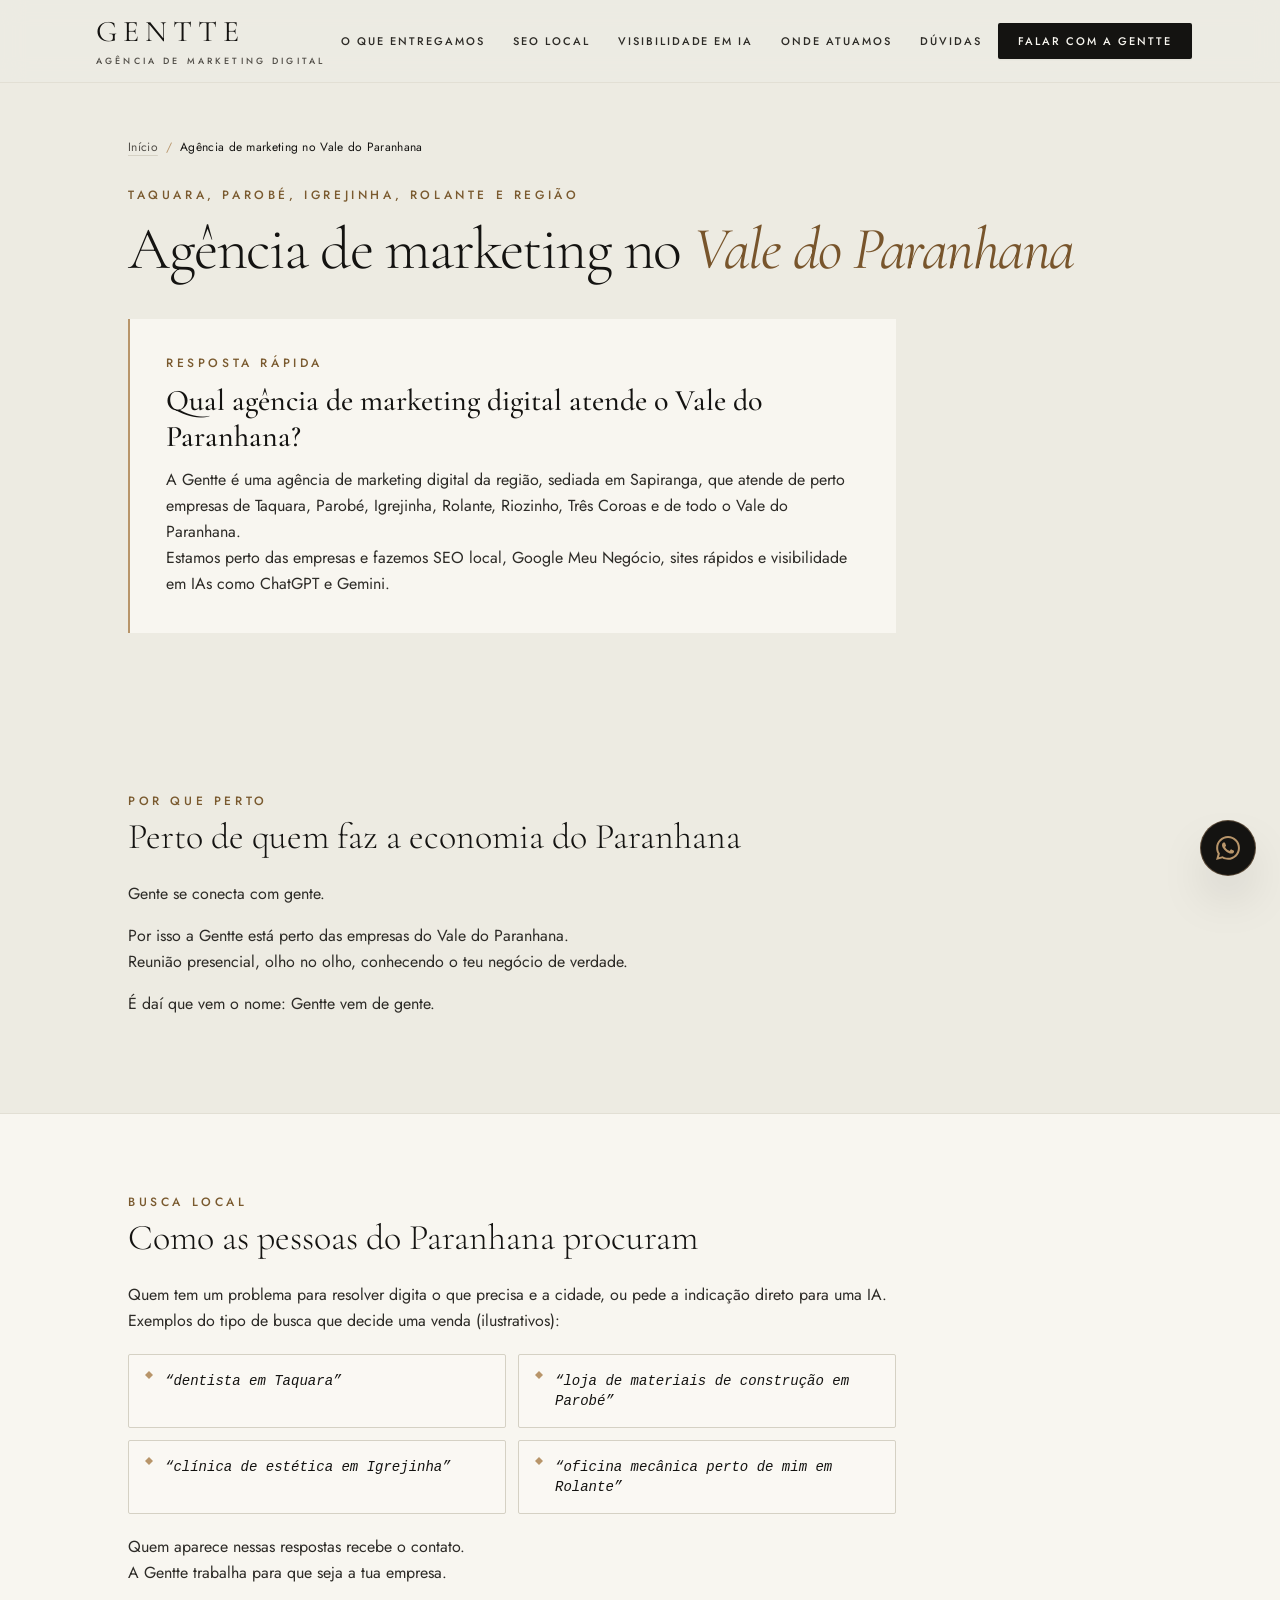
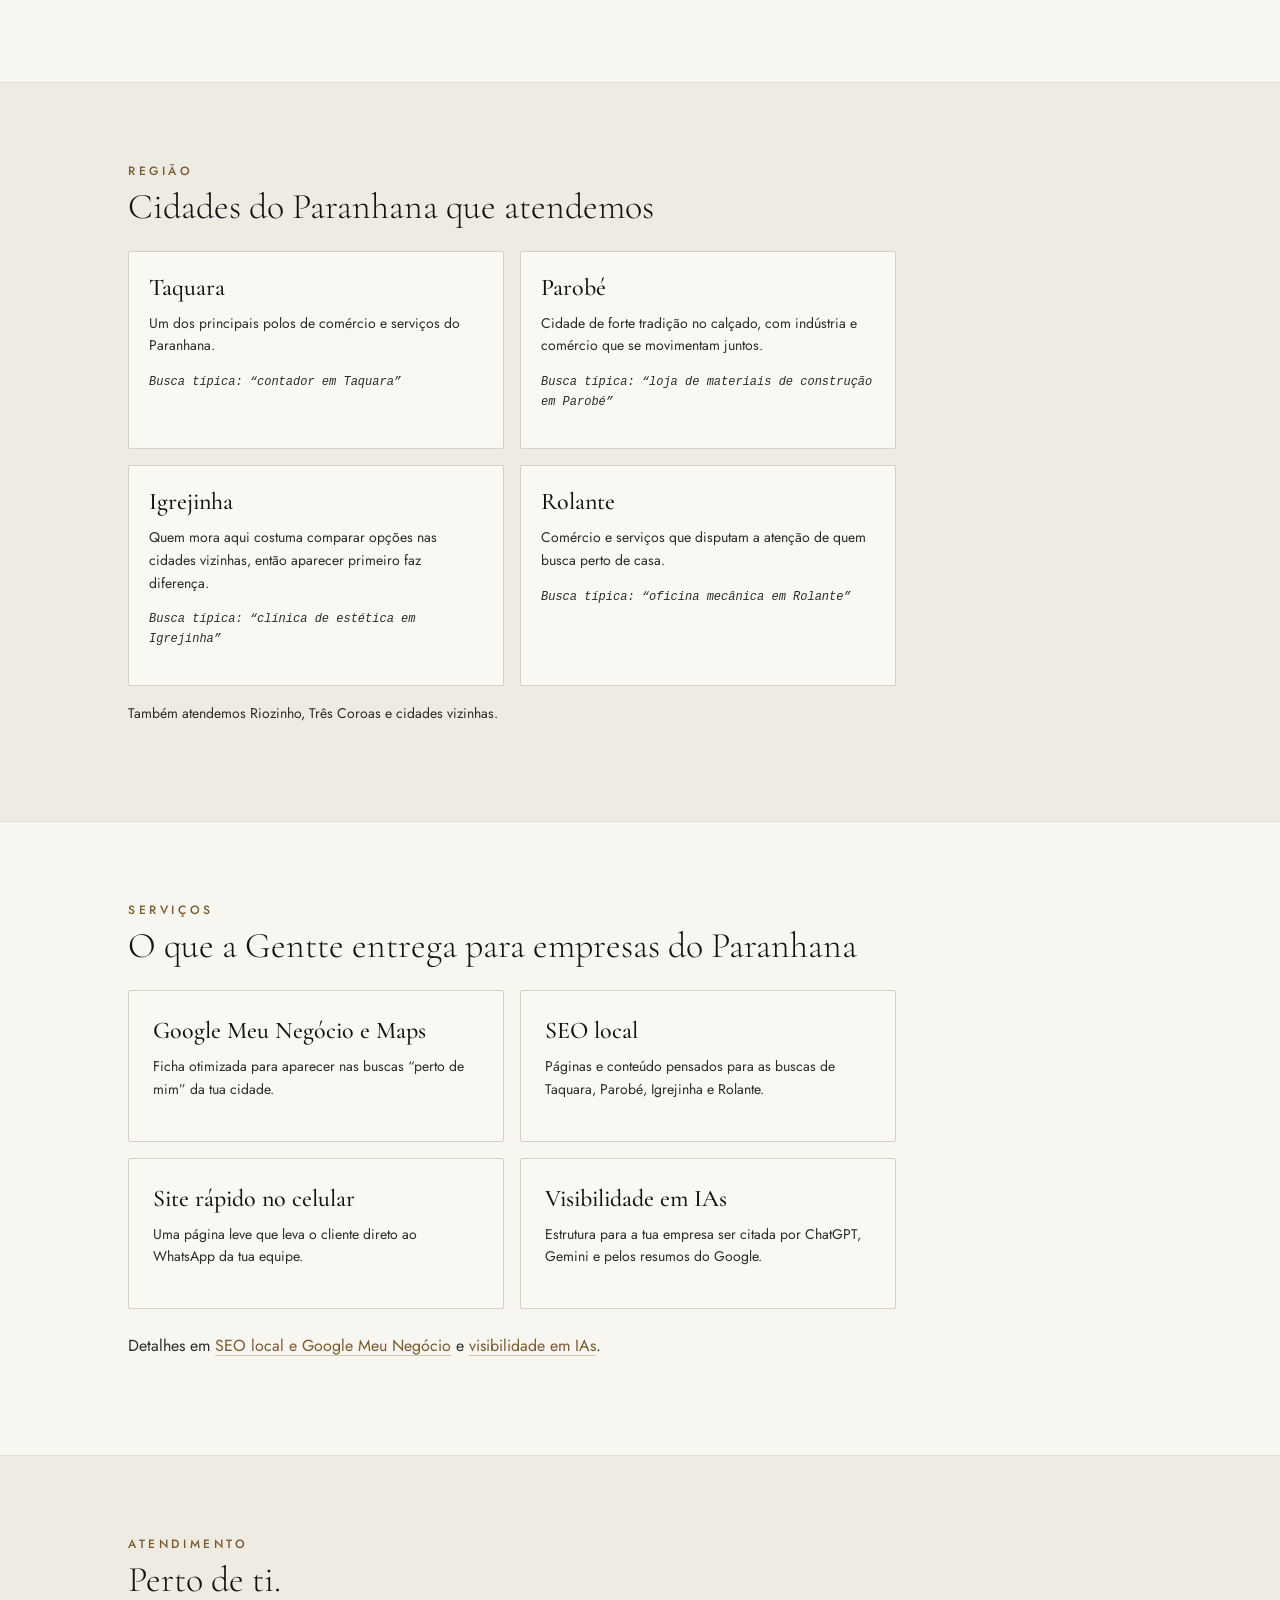
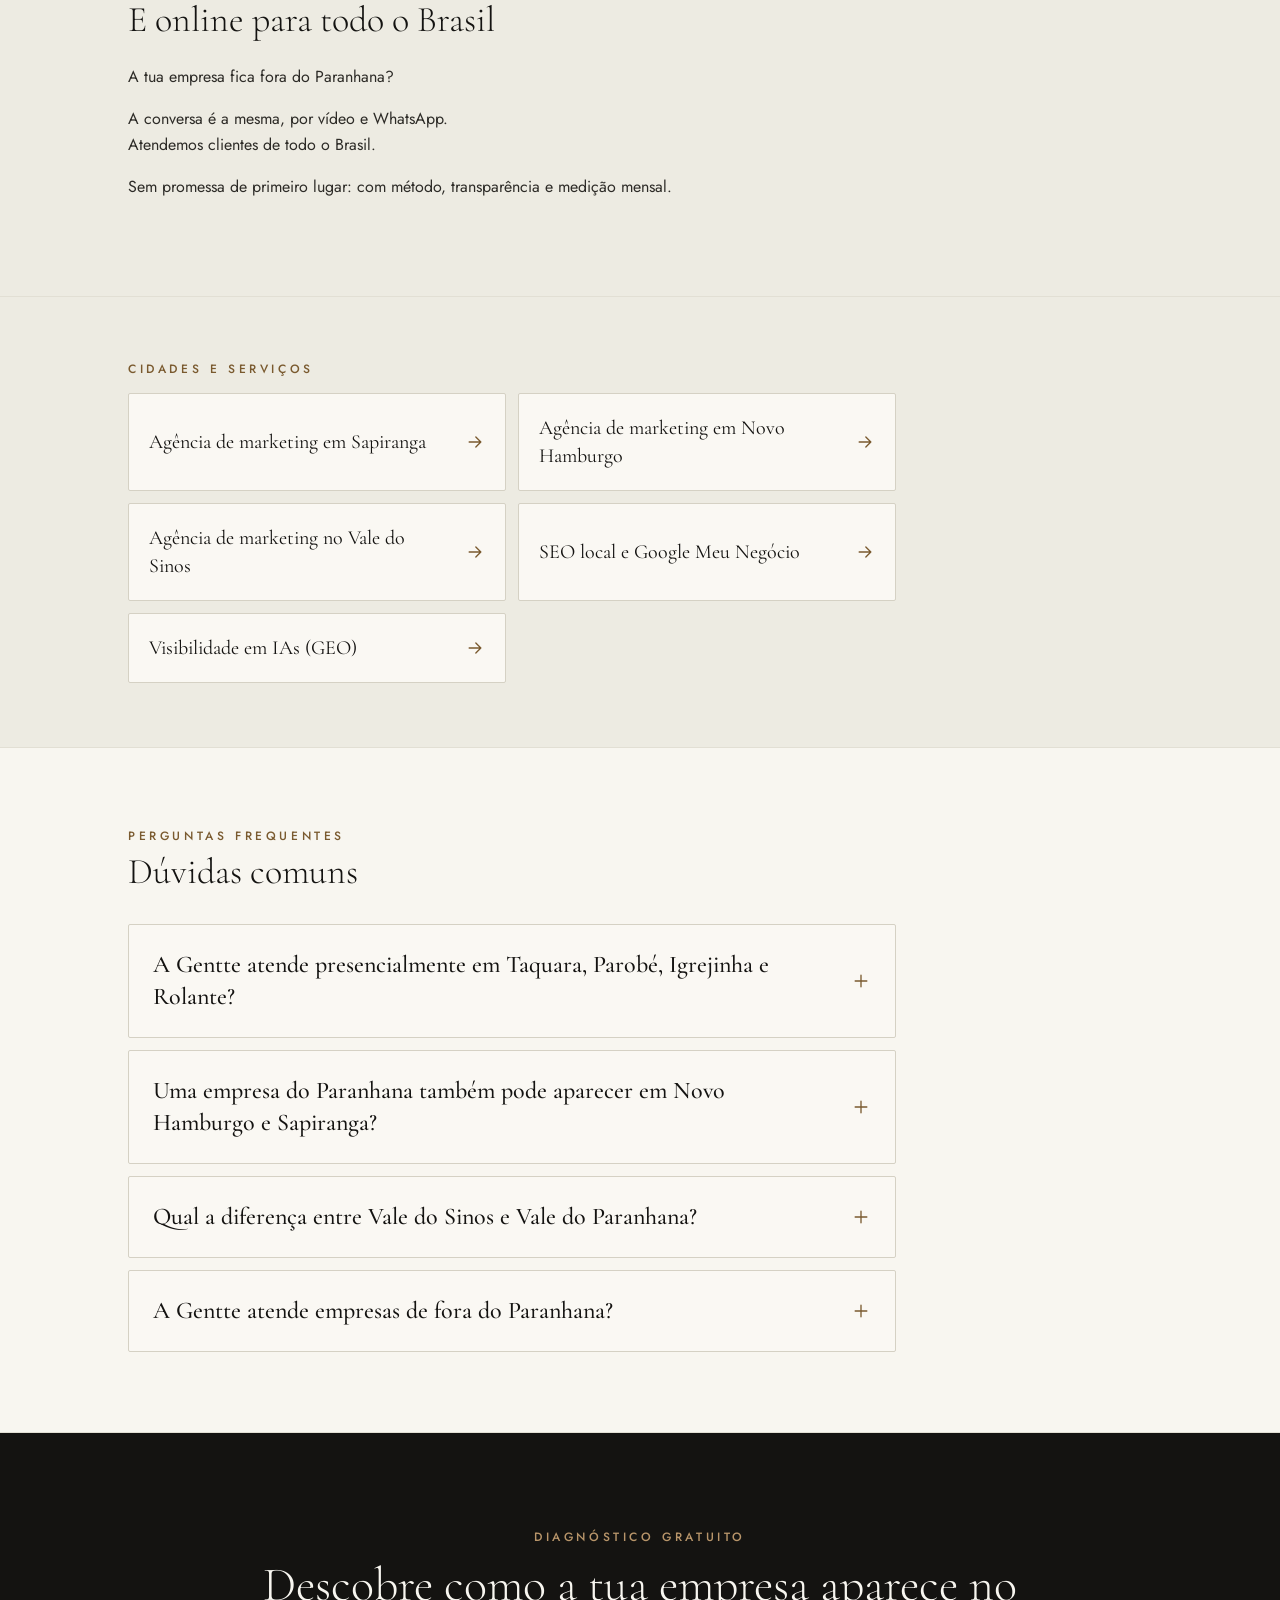
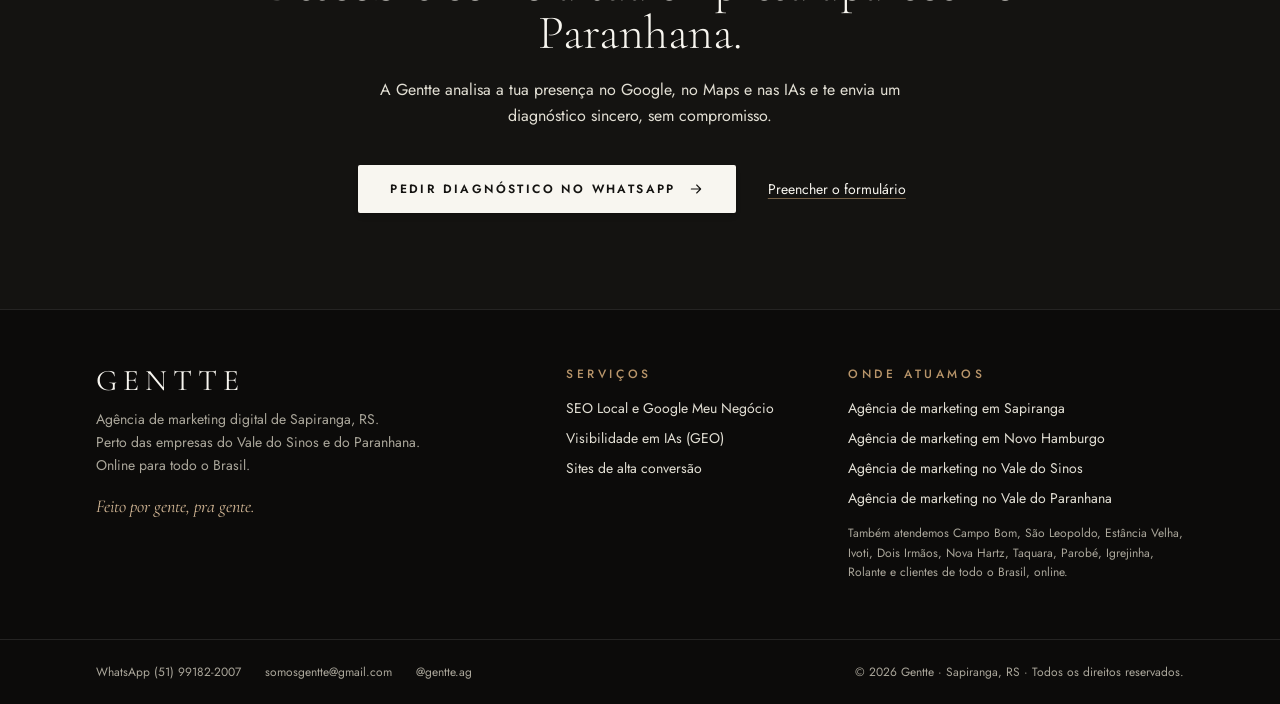
<file: agencia-de-marketing-vale-do-paranhana.html>
<!DOCTYPE html>
<html lang="pt-BR">
<head>
<meta charset="UTF-8">
<meta name="viewport" content="width=device-width, initial-scale=1">
<!-- Google Tag Manager -->
<script>(function(w,d,s,l,i){w[l]=w[l]||[];w[l].push({'gtm.start':new Date().getTime(),event:'gtm.js'});var f=d.getElementsByTagName(s)[0],j=d.createElement(s),dl=l!='dataLayer'?'&l='+l:'';j.async=true;j.src='https://www.googletagmanager.com/gtm.js?id='+i+dl;f.parentNode.insertBefore(j,f);})(window,document,'script','dataLayer','GTM-KPG8CZ2H');</script>
<!-- End Google Tag Manager -->
<script>document.documentElement.classList.add('js')</script>
<title>Agência de Marketing em Taquara e Paranhana | Gentte</title>
<meta name="description" content="Agência de marketing no Vale do Paranhana: Taquara, Parobé, Igrejinha, Rolante e região. SEO local, Google Meu Negócio e visibilidade em IAs, perto de ti.">
<meta name="robots" content="index, follow, max-image-preview:large, max-snippet:-1">
<meta name="author" content="Gentte">
<meta name="theme-color" content="#141311">
<link rel="canonical" href="https://somosgentte.com.br/agencia-de-marketing-vale-do-paranhana">
<meta property="og:type" content="website">
<meta property="og:site_name" content="Gentte">
<meta property="og:locale" content="pt_BR">
<meta property="og:url" content="https://somosgentte.com.br/agencia-de-marketing-vale-do-paranhana">
<meta property="og:title" content="Agência de Marketing em Taquara e Paranhana | Gentte">
<meta property="og:description" content="Agência de marketing no Vale do Paranhana: Taquara, Parobé, Igrejinha, Rolante e região. SEO local, Google Meu Negócio e visibilidade em IAs, perto de ti.">
<meta property="og:image" content="https://somosgentte.com.br/og-image.jpg?v=20261108">
<meta property="og:image:secure_url" content="https://somosgentte.com.br/og-image.jpg?v=20261108">
<meta property="og:image:type" content="image/jpeg">
<meta property="og:image:width" content="1200">
<meta property="og:image:height" content="630">
<meta property="og:image:alt" content="Gentte, agência de marketing digital em Sapiranga, Novo Hamburgo e Vale do Sinos">
<meta name="twitter:card" content="summary_large_image">
<meta name="twitter:title" content="Agência de Marketing em Taquara e Paranhana | Gentte">
<meta name="twitter:description" content="Agência de marketing no Vale do Paranhana: Taquara, Parobé, Igrejinha, Rolante e região. SEO local, Google Meu Negócio e visibilidade em IAs, perto de ti.">
<meta name="twitter:image" content="https://somosgentte.com.br/og-image.jpg?v=20261108">
<link rel="icon" href="/favicon.ico" sizes="48x48">
  <link rel="icon" type="image/png" sizes="48x48" href="/favicon-48.png">
  <link rel="icon" type="image/png" sizes="96x96" href="/favicon-96.png">
  <link rel="icon" type="image/png" sizes="192x192" href="/icon-192.png">
  <link rel="apple-touch-icon" sizes="180x180" href="/apple-touch-icon.png">
<link rel="manifest" href="/site.webmanifest">
<link rel="preload" href="/cormorant-garamond-latin-wght-normal.woff2" as="font" type="font/woff2" crossorigin>
<link rel="preload" href="/jost-latin-wght-normal.woff2" as="font" type="font/woff2" crossorigin>
<link rel="stylesheet" href="/style.css?v=20261108">
<script type="application/ld+json">
{
 "@context": "https://schema.org",
 "@graph": [
  {
   "@type": [
    "ProfessionalService",
    "Organization"
   ],
   "@id": "https://somosgentte.com.br/#organizacao",
   "name": "Gentte",
   "legalName": "KWDIGITAL LTDA",
   "alternateName": [
    "GENTTE",
    "Gentte Posicionamento Digital"
   ],
   "slogan": "Feito por gente, pra gente.",
   "description": "Agência de marketing digital de Sapiranga, RS, perto das empresas do Vale do Sinos e do Vale do Paranhana e com atendimento online para todo o Brasil. Faz empresas serem encontradas no Google, no Google Maps e em inteligências artificiais como ChatGPT e Gemini, com SEO local, Google Meu Negócio, sites rápidos e dados estruturados.",
   "url": "https://somosgentte.com.br/",
   "logo": {
    "@type": "ImageObject",
    "url": "https://somosgentte.com.br/icon-512.png",
    "width": 512,
    "height": 512
   },
   "image": "https://somosgentte.com.br/og-image.jpg",
   "telephone": "+55-51-99182-2007",
   "email": "somosgentte@gmail.com",
   "priceRange": "$$",
   "address": {
    "@type": "PostalAddress",
    "addressLocality": "Sapiranga",
    "addressRegion": "RS",
    "addressCountry": "BR"
   },
   "areaServed": [
    {
     "@type": "City",
     "name": "Sapiranga",
     "containedInPlace": {
      "@type": "AdministrativeArea",
      "name": "Rio Grande do Sul"
     }
    },
    {
     "@type": "City",
     "name": "Novo Hamburgo",
     "containedInPlace": {
      "@type": "AdministrativeArea",
      "name": "Rio Grande do Sul"
     }
    },
    {
     "@type": "City",
     "name": "Campo Bom",
     "containedInPlace": {
      "@type": "AdministrativeArea",
      "name": "Rio Grande do Sul"
     }
    },
    {
     "@type": "City",
     "name": "São Leopoldo",
     "containedInPlace": {
      "@type": "AdministrativeArea",
      "name": "Rio Grande do Sul"
     }
    },
    {
     "@type": "City",
     "name": "Estância Velha",
     "containedInPlace": {
      "@type": "AdministrativeArea",
      "name": "Rio Grande do Sul"
     }
    },
    {
     "@type": "City",
     "name": "Ivoti",
     "containedInPlace": {
      "@type": "AdministrativeArea",
      "name": "Rio Grande do Sul"
     }
    },
    {
     "@type": "City",
     "name": "Dois Irmãos",
     "containedInPlace": {
      "@type": "AdministrativeArea",
      "name": "Rio Grande do Sul"
     }
    },
    {
     "@type": "City",
     "name": "Nova Hartz",
     "containedInPlace": {
      "@type": "AdministrativeArea",
      "name": "Rio Grande do Sul"
     }
    },
    {
     "@type": "City",
     "name": "Araricá",
     "containedInPlace": {
      "@type": "AdministrativeArea",
      "name": "Rio Grande do Sul"
     }
    },
    {
     "@type": "City",
     "name": "Portão",
     "containedInPlace": {
      "@type": "AdministrativeArea",
      "name": "Rio Grande do Sul"
     }
    },
    {
     "@type": "City",
     "name": "Taquara",
     "containedInPlace": {
      "@type": "AdministrativeArea",
      "name": "Rio Grande do Sul"
     }
    },
    {
     "@type": "City",
     "name": "Parobé",
     "containedInPlace": {
      "@type": "AdministrativeArea",
      "name": "Rio Grande do Sul"
     }
    },
    {
     "@type": "City",
     "name": "Igrejinha",
     "containedInPlace": {
      "@type": "AdministrativeArea",
      "name": "Rio Grande do Sul"
     }
    },
    {
     "@type": "City",
     "name": "Rolante",
     "containedInPlace": {
      "@type": "AdministrativeArea",
      "name": "Rio Grande do Sul"
     }
    },
    {
     "@type": "City",
     "name": "Riozinho",
     "containedInPlace": {
      "@type": "AdministrativeArea",
      "name": "Rio Grande do Sul"
     }
    },
    {
     "@type": "City",
     "name": "Três Coroas",
     "containedInPlace": {
      "@type": "AdministrativeArea",
      "name": "Rio Grande do Sul"
     }
    },
    {
     "@type": "AdministrativeArea",
     "name": "Vale do Sinos"
    },
    {
     "@type": "AdministrativeArea",
     "name": "Vale do Paranhana"
    },
    {
     "@type": "Country",
     "name": "Brasil"
    }
   ],
   "knowsAbout": [
    "SEO local",
    "Google Meu Negócio",
    "Google Maps",
    "Visibilidade em inteligência artificial (GEO)",
    "Dados estruturados Schema.org",
    "Marketing digital para negócios locais",
    "Criação de sites de alta conversão"
   ],
   "serviceType": [
    "Marketing digital",
    "SEO local",
    "Gestão de Google Meu Negócio",
    "Otimização para inteligência artificial (GEO)",
    "Criação de sites",
    "Gestão de tráfego pago"
   ],
   "founder": [
    {
     "@type": "Person",
     "name": "Francis Klock",
     "jobTitle": "Sócio, estratégia e posicionamento"
    },
    {
     "@type": "Person",
     "name": "Kauã Woisechowski",
     "jobTitle": "Sócio, performance e crescimento"
    }
   ],
   "contactPoint": [
    {
     "@type": "ContactPoint",
     "contactType": "customer service",
     "telephone": "+55-51-99182-2007",
     "email": "somosgentte@gmail.com",
     "areaServed": "BR",
     "availableLanguage": "pt-BR"
    }
   ],
   "sameAs": [
    "https://www.instagram.com/gentte.ag/"
   ]
  },
  {
   "@type": "WebPage",
   "@id": "https://somosgentte.com.br/agencia-de-marketing-vale-do-paranhana#pagina",
   "url": "https://somosgentte.com.br/agencia-de-marketing-vale-do-paranhana",
   "name": "Agência de Marketing em Taquara e Paranhana | Gentte",
   "description": "Agência de marketing no Vale do Paranhana: Taquara, Parobé, Igrejinha, Rolante e região. SEO local, Google Meu Negócio e visibilidade em IAs, perto de ti.",
   "inLanguage": "pt-BR",
   "isPartOf": {
    "@id": "https://somosgentte.com.br/#site"
   },
   "about": {
    "@id": "https://somosgentte.com.br/#organizacao"
   },
   "primaryImageOfPage": {
    "@type": "ImageObject",
    "url": "https://somosgentte.com.br/og-image.jpg"
   },
   "dateModified": "2026-11-08",
   "breadcrumb": {
    "@id": "https://somosgentte.com.br/agencia-de-marketing-vale-do-paranhana#migalhas"
   }
  },
  {
   "@type": "BreadcrumbList",
   "itemListElement": [
    {
     "@type": "ListItem",
     "position": 1,
     "name": "Início",
     "item": "https://somosgentte.com.br/"
    },
    {
     "@type": "ListItem",
     "position": 2,
     "name": "Agência de marketing no Vale do Paranhana",
     "item": "https://somosgentte.com.br/agencia-de-marketing-vale-do-paranhana"
    }
   ],
   "@id": "https://somosgentte.com.br/agencia-de-marketing-vale-do-paranhana#migalhas"
  },
  {
   "@type": "FAQPage",
   "mainEntity": [
    {
     "@type": "Question",
     "name": "A Gentte atende presencialmente em Taquara, Parobé, Igrejinha e Rolante?",
     "acceptedAnswer": {
      "@type": "Answer",
      "text": "Sim. Estamos na região vizinha, em Sapiranga, e fazemos reuniões presenciais nas empresas do Paranhana ou online, como for mais prático para ti."
     }
    },
    {
     "@type": "Question",
     "name": "Uma empresa do Paranhana também pode aparecer em Novo Hamburgo e Sapiranga?",
     "acceptedAnswer": {
      "@type": "Answer",
      "text": "Pode, se atender clientes de lá. É possível definir áreas de atendimento na ficha do Google e criar páginas do site para cada cidade. O diagnóstico mostra onde vale mais a pena aparecer primeiro."
     }
    },
    {
     "@type": "Question",
     "name": "Qual a diferença entre Vale do Sinos e Vale do Paranhana?",
     "acceptedAnswer": {
      "@type": "Answer",
      "text": "São duas regiões vizinhas, com cidades e mercados próprios. A Gentte atende as duas e monta a estratégia olhando para as cidades onde os teus clientes estão. Veja o Vale do Sinos."
     }
    },
    {
     "@type": "Question",
     "name": "A Gentte atende empresas de fora do Paranhana?",
     "acceptedAnswer": {
      "@type": "Answer",
      "text": "Sim. Atendemos de perto o Vale do Sinos e o Vale do Paranhana, e também clientes de todo o Brasil, online."
     }
    }
   ]
  }
 ]
}
</script>
</head><body class="relative">
<!-- Google Tag Manager (noscript) -->
<noscript><iframe src="https://www.googletagmanager.com/ns.html?id=GTM-KPG8CZ2H" height="0" width="0" style="display:none;visibility:hidden"></iframe></noscript>
<!-- End Google Tag Manager (noscript) -->
<a href="#conteudo" class="sr-only focus:not-sr-only focus:fixed focus:top-3 focus:left-3 focus:z-[100] focus:bg-ink focus:text-cream-light focus:px-4 focus:py-2">Ir para o conteúdo</a>
<header class="sticky top-0 z-50 bg-cream/95 backdrop-blur-md border-b border-cream-mid">
  <div class="max-w-6xl mx-auto flex items-center justify-between gap-4 py-3.5 px-4 sm:px-8">
    <a href="/" class="flex flex-col group" aria-label="Gentte, agência de marketing digital. Ir para o início">
      <span class="font-serif text-2xl sm:text-3xl tracking-[0.2em] font-normal text-ink group-hover:text-gold-deep transition-colors leading-none">GENTTE</span>
      <span class="text-[9px] tracking-[0.35em] uppercase text-ink-muted mt-1 font-medium whitespace-nowrap">Agência de marketing digital</span>
    </a>
    <nav class="hidden xl:flex items-center gap-7 text-[11px] tracking-[0.18em] uppercase font-medium text-ink-soft whitespace-nowrap" aria-label="Principal"><a href="/#metodo" class="hover:text-gold-text transition-colors">O que entregamos</a><a href="/seo-local-google-meu-negocio" class="hover:text-gold-text transition-colors">SEO Local</a><a href="/visibilidade-em-ia-geo" class="hover:text-gold-text transition-colors">Visibilidade em IA</a><a href="/#atuacao" class="hover:text-gold-text transition-colors">Onde atuamos</a><a href="/#perguntas" class="hover:text-gold-text transition-colors">Dúvidas</a></nav>
    <div class="flex items-center gap-3">
      <a data-wa="header" href="https://wa.me/5551991822007?text=Ol%C3%A1%21%20Acessei%20o%20site%20da%20Gentte%20e%20gostaria%20de%20um%20diagn%C3%B3stico%20de%20posicionamento." target="_blank" rel="noopener" class="hidden sm:inline-flex items-center gap-2 bg-ink hover:bg-ink-soft text-cream-light text-[11px] uppercase tracking-[0.18em] font-medium px-5 py-2.5 rounded-sm transition-all shadow-sm active:scale-95 whitespace-nowrap">Falar com a Gentte</a>
      <details class="xl:hidden relative">
        <summary class="list-none cursor-pointer grid place-items-center w-11 h-11 border border-cream-dark rounded-sm" aria-label="Abrir menu"><svg class="w-5 h-5" viewBox="0 0 24 24" fill="none" stroke="currentColor" stroke-width="1.6" stroke-linecap="round" stroke-linejoin="round" aria-hidden="true"><path d="M4 8h16M4 16h16"/></svg></summary>
        <div class="absolute right-0 mt-2 w-72 bg-cream-light border border-cream-dark shadow-xl p-5 text-sm uppercase tracking-[0.12em] font-medium"><a href="/#tese" class="block py-3 border-b border-cream-mid hover:text-gold-text">A tese</a><a href="/#metodo" class="block py-3 border-b border-cream-mid hover:text-gold-text">O que entregamos</a><a href="/seo-local-google-meu-negocio" class="block py-3 border-b border-cream-mid hover:text-gold-text">SEO Local</a><a href="/visibilidade-em-ia-geo" class="block py-3 border-b border-cream-mid hover:text-gold-text">Visibilidade em IA</a><a href="/#atuacao" class="block py-3 border-b border-cream-mid hover:text-gold-text">Onde atuamos</a><a href="/#perguntas" class="block py-3 border-b border-cream-mid hover:text-gold-text">Dúvidas</a><a href="/#diagnostico" class="block py-3 border-b border-cream-mid hover:text-gold-text">Diagnóstico</a>
          <a data-wa="menu_mobile" href="https://wa.me/5551991822007?text=Ol%C3%A1%21%20Acessei%20o%20site%20da%20Gentte%20e%20gostaria%20de%20um%20diagn%C3%B3stico%20de%20posicionamento." target="_blank" rel="noopener" class="btn-ink w-full mt-4">Falar com a Gentte</a></div>
      </details>
    </div>
  </div>
</header><main id="conteudo">
<section class="px-4 sm:px-6 pt-10 sm:pt-14 pb-16 sm:pb-20"><div class="max-w-5xl mx-auto">
  <nav aria-label="Você está em" class="mb-8"><ol class="flex flex-wrap items-center gap-2 text-xs tracking-wide text-ink-muted"><li><a href="/" class="hover:text-gold-text underline underline-offset-4 decoration-cream-dark">Início</a></li><li aria-hidden="true" class="text-gold">/</li><li aria-current="page" class="text-ink">Agência de marketing no Vale do Paranhana</li></ol></nav>
  <p class="eyebrow mb-4">Taquara, Parobé, Igrejinha, Rolante e região</p>
  <h1 class="font-serif text-4xl sm:text-6xl font-light text-ink leading-[1.1] tracking-tight mb-10">Agência de marketing no <em class="italic text-gold-deep font-normal">Vale do Paranhana</em></h1>
  <div class="bg-cream-light border-l-2 border-gold p-6 sm:p-9 max-w-3xl">
    <p class="eyebrow mb-3">Resposta rápida</p>
    <h2 class="font-serif text-2xl sm:text-3xl text-ink font-medium mb-3">Qual agência de marketing digital atende o Vale do Paranhana?</h2>
    <p class="text-ink-soft leading-relaxed">A Gentte é uma agência de marketing digital da região, sediada em Sapiranga, que atende de perto empresas de Taquara, Parobé, Igrejinha, Rolante, Riozinho, Três Coroas e de todo o Vale do Paranhana.<br>Estamos perto das empresas e fazemos SEO local, Google Meu Negócio, sites rápidos e visibilidade em IAs como ChatGPT e Gemini.</p>
  </div></div>
</section>
<section class="py-16 sm:py-20 px-4 sm:px-6 "><div class="max-w-5xl mx-auto"><div class="max-w-3xl">
  <p class="eyebrow mb-2">Por que perto</p><h2 class="font-serif text-3xl sm:text-4xl font-light text-ink leading-tight mb-6">Perto de quem faz a economia do Paranhana</h2>
  <div class="prose-g"><p>Gente se conecta com gente.</p><p>Por isso a Gentte está perto das empresas do Vale do Paranhana.<br>Reunião presencial, olho no olho, conhecendo o teu negócio de verdade.</p><p>É daí que vem o nome: Gentte vem de gente.</p></div></div></div></section>
<section class="py-16 sm:py-20 px-4 sm:px-6 bg-cream-light border-y border-cream-mid"><div class="max-w-5xl mx-auto"><div class="max-w-3xl">
  <p class="eyebrow mb-2">Busca local</p><h2 class="font-serif text-3xl sm:text-4xl font-light text-ink leading-tight mb-6">Como as pessoas do Paranhana procuram</h2>
  <div class="prose-g"><p>Quem tem um problema para resolver digita o que precisa e a cidade, ou pede a indicação direto para uma IA.<br>Exemplos do tipo de busca que decide uma venda (ilustrativos):</p><ul class="grid gap-3 sm:grid-cols-2 my-5"><li class="flex items-start gap-3 p-4 bg-cream-card border border-cream-dark rounded-sm font-mono text-xs sm:text-sm text-ink"><svg class="w-2 h-2 text-gold shrink-0" viewBox="0 0 10 10" aria-hidden="true"><path d="M5 0l5 5-5 5-5-5z" fill="currentColor"/></svg><span class="italic">“dentista em Taquara”</span></li><li class="flex items-start gap-3 p-4 bg-cream-card border border-cream-dark rounded-sm font-mono text-xs sm:text-sm text-ink"><svg class="w-2 h-2 text-gold shrink-0" viewBox="0 0 10 10" aria-hidden="true"><path d="M5 0l5 5-5 5-5-5z" fill="currentColor"/></svg><span class="italic">“loja de materiais de construção em Parobé”</span></li><li class="flex items-start gap-3 p-4 bg-cream-card border border-cream-dark rounded-sm font-mono text-xs sm:text-sm text-ink"><svg class="w-2 h-2 text-gold shrink-0" viewBox="0 0 10 10" aria-hidden="true"><path d="M5 0l5 5-5 5-5-5z" fill="currentColor"/></svg><span class="italic">“clínica de estética em Igrejinha”</span></li><li class="flex items-start gap-3 p-4 bg-cream-card border border-cream-dark rounded-sm font-mono text-xs sm:text-sm text-ink"><svg class="w-2 h-2 text-gold shrink-0" viewBox="0 0 10 10" aria-hidden="true"><path d="M5 0l5 5-5 5-5-5z" fill="currentColor"/></svg><span class="italic">“oficina mecânica perto de mim em Rolante”</span></li></ul><p>Quem aparece nessas respostas recebe o contato.<br>A Gentte trabalha para que seja a tua empresa.</p></div></div></div></section>
<section class="py-16 sm:py-20 px-4 sm:px-6 "><div class="max-w-5xl mx-auto"><div class="max-w-3xl">
  <p class="eyebrow mb-2">Região</p><h2 class="font-serif text-3xl sm:text-4xl font-light text-ink leading-tight mb-6">Cidades do Paranhana que atendemos</h2>
  <div class="prose-g"><div class="grid gap-4 sm:grid-cols-2 my-4"><div class="p-5 bg-cream-card border border-cream-dark rounded-sm"><h3 class="font-serif text-2xl text-ink font-medium mb-2">Taquara</h3><p class="text-sm text-ink-soft leading-relaxed mb-3">Um dos principais polos de comércio e serviços do Paranhana.</p><p class="font-mono text-xs italic text-ink-muted">Busca típica: “contador em Taquara”</p></div><div class="p-5 bg-cream-card border border-cream-dark rounded-sm"><h3 class="font-serif text-2xl text-ink font-medium mb-2">Parobé</h3><p class="text-sm text-ink-soft leading-relaxed mb-3">Cidade de forte tradição no calçado, com indústria e comércio que se movimentam juntos.</p><p class="font-mono text-xs italic text-ink-muted">Busca típica: “loja de materiais de construção em Parobé”</p></div><div class="p-5 bg-cream-card border border-cream-dark rounded-sm"><h3 class="font-serif text-2xl text-ink font-medium mb-2">Igrejinha</h3><p class="text-sm text-ink-soft leading-relaxed mb-3">Quem mora aqui costuma comparar opções nas cidades vizinhas, então aparecer primeiro faz diferença.</p><p class="font-mono text-xs italic text-ink-muted">Busca típica: “clínica de estética em Igrejinha”</p></div><div class="p-5 bg-cream-card border border-cream-dark rounded-sm"><h3 class="font-serif text-2xl text-ink font-medium mb-2">Rolante</h3><p class="text-sm text-ink-soft leading-relaxed mb-3">Comércio e serviços que disputam a atenção de quem busca perto de casa.</p><p class="font-mono text-xs italic text-ink-muted">Busca típica: “oficina mecânica em Rolante”</p></div></div><p class="text-sm text-ink-muted">Também atendemos Riozinho, Três Coroas e cidades vizinhas.</p></div></div></div></section>
<section class="py-16 sm:py-20 px-4 sm:px-6 bg-cream-light border-y border-cream-mid"><div class="max-w-5xl mx-auto"><div class="max-w-3xl">
  <p class="eyebrow mb-2">Serviços</p><h2 class="font-serif text-3xl sm:text-4xl font-light text-ink leading-tight mb-6">O que a Gentte entrega para empresas do Paranhana</h2>
  <div class="prose-g"><div class="grid gap-4 md:grid-cols-2 not-prose mt-2"><div class="p-6 bg-cream-card border border-cream-dark rounded-sm"><h3 class="font-serif text-xl sm:text-2xl text-ink font-medium mb-2">Google Meu Negócio e Maps</h3><p class="text-sm text-ink-soft leading-relaxed">Ficha otimizada para aparecer nas buscas “perto de mim” da tua cidade.</p></div><div class="p-6 bg-cream-card border border-cream-dark rounded-sm"><h3 class="font-serif text-xl sm:text-2xl text-ink font-medium mb-2">SEO local</h3><p class="text-sm text-ink-soft leading-relaxed">Páginas e conteúdo pensados para as buscas de Taquara, Parobé, Igrejinha e Rolante.</p></div><div class="p-6 bg-cream-card border border-cream-dark rounded-sm"><h3 class="font-serif text-xl sm:text-2xl text-ink font-medium mb-2">Site rápido no celular</h3><p class="text-sm text-ink-soft leading-relaxed">Uma página leve que leva o cliente direto ao WhatsApp da tua equipe.</p></div><div class="p-6 bg-cream-card border border-cream-dark rounded-sm"><h3 class="font-serif text-xl sm:text-2xl text-ink font-medium mb-2">Visibilidade em IAs</h3><p class="text-sm text-ink-soft leading-relaxed">Estrutura para a tua empresa ser citada por ChatGPT, Gemini e pelos resumos do Google.</p></div></div><p class="mt-6">Detalhes em <a href="/seo-local-google-meu-negocio" class="link-g">SEO local e Google Meu Negócio</a> e <a href="/visibilidade-em-ia-geo" class="link-g">visibilidade em IAs</a>.</p></div></div></div></section>
<section class="py-16 sm:py-20 px-4 sm:px-6 "><div class="max-w-5xl mx-auto"><div class="max-w-3xl">
  <p class="eyebrow mb-2">Atendimento</p><h2 class="font-serif text-3xl sm:text-4xl font-light text-ink leading-tight mb-6">Perto de ti.<br>E online para todo o Brasil</h2>
  <div class="prose-g"><p>A tua empresa fica fora do Paranhana?</p><p>A conversa é a mesma, por vídeo e WhatsApp.<br>Atendemos clientes de todo o Brasil.</p><p>Sem promessa de primeiro lugar: com método, transparência e medição mensal.</p></div></div></div></section>
<section class="py-16 px-4 sm:px-6 border-t border-cream-mid"><div class="max-w-5xl mx-auto"><div class="max-w-3xl"><p class="eyebrow mb-4">Cidades e serviços</p><div class="grid gap-3 sm:grid-cols-2"><a href="/agencia-de-marketing-sapiranga" class="group flex items-center justify-between gap-4 p-5 bg-cream-card border border-cream-dark rounded-sm hover:border-gold transition-all"><span class="font-serif text-xl text-ink">Agência de marketing em Sapiranga</span><span class="text-gold-text group-hover:translate-x-1 transition-transform"><svg class="w-5 h-5" viewBox="0 0 24 24" fill="none" stroke="currentColor" stroke-width="1.6" stroke-linecap="round" stroke-linejoin="round" aria-hidden="true"><path d="M5 12h14M13 6l6 6-6 6"/></svg></span></a><a href="/agencia-de-marketing-novo-hamburgo" class="group flex items-center justify-between gap-4 p-5 bg-cream-card border border-cream-dark rounded-sm hover:border-gold transition-all"><span class="font-serif text-xl text-ink">Agência de marketing em Novo Hamburgo</span><span class="text-gold-text group-hover:translate-x-1 transition-transform"><svg class="w-5 h-5" viewBox="0 0 24 24" fill="none" stroke="currentColor" stroke-width="1.6" stroke-linecap="round" stroke-linejoin="round" aria-hidden="true"><path d="M5 12h14M13 6l6 6-6 6"/></svg></span></a><a href="/agencia-de-marketing-vale-do-sinos" class="group flex items-center justify-between gap-4 p-5 bg-cream-card border border-cream-dark rounded-sm hover:border-gold transition-all"><span class="font-serif text-xl text-ink">Agência de marketing no Vale do Sinos</span><span class="text-gold-text group-hover:translate-x-1 transition-transform"><svg class="w-5 h-5" viewBox="0 0 24 24" fill="none" stroke="currentColor" stroke-width="1.6" stroke-linecap="round" stroke-linejoin="round" aria-hidden="true"><path d="M5 12h14M13 6l6 6-6 6"/></svg></span></a><a href="/seo-local-google-meu-negocio" class="group flex items-center justify-between gap-4 p-5 bg-cream-card border border-cream-dark rounded-sm hover:border-gold transition-all"><span class="font-serif text-xl text-ink">SEO local e Google Meu Negócio</span><span class="text-gold-text group-hover:translate-x-1 transition-transform"><svg class="w-5 h-5" viewBox="0 0 24 24" fill="none" stroke="currentColor" stroke-width="1.6" stroke-linecap="round" stroke-linejoin="round" aria-hidden="true"><path d="M5 12h14M13 6l6 6-6 6"/></svg></span></a><a href="/visibilidade-em-ia-geo" class="group flex items-center justify-between gap-4 p-5 bg-cream-card border border-cream-dark rounded-sm hover:border-gold transition-all"><span class="font-serif text-xl text-ink">Visibilidade em IAs (GEO)</span><span class="text-gold-text group-hover:translate-x-1 transition-transform"><svg class="w-5 h-5" viewBox="0 0 24 24" fill="none" stroke="currentColor" stroke-width="1.6" stroke-linecap="round" stroke-linejoin="round" aria-hidden="true"><path d="M5 12h14M13 6l6 6-6 6"/></svg></span></a></div></div></div></section>
<section id="perguntas" class="py-16 sm:py-20 px-4 sm:px-6 bg-cream-light border-y border-cream-mid"><div class="max-w-5xl mx-auto"><div class="max-w-3xl">
  <p class="eyebrow mb-2">Perguntas frequentes</p><h2 class="font-serif text-3xl sm:text-4xl font-light text-ink leading-tight mb-8">Dúvidas comuns</h2>
  <div class="space-y-3"><details class="faq group border border-cream-dark bg-cream-card rounded-sm">
          <summary class="flex items-center justify-between gap-6 p-5 sm:p-6"><h3 class="font-serif text-xl sm:text-2xl text-ink font-medium leading-snug">A Gentte atende presencialmente em Taquara, Parobé, Igrejinha e Rolante?</h3><span class="faq-i text-gold-text shrink-0"><svg class="w-5 h-5" viewBox="0 0 24 24" fill="none" stroke="currentColor" stroke-width="1.6" stroke-linecap="round" stroke-linejoin="round" aria-hidden="true"><path d="M12 5v14M5 12h14"/></svg></span></summary>
          <div class="px-5 sm:px-6 pb-6 pt-1 text-ink-soft leading-relaxed prose-g"><p>Sim.<br>Estamos na região vizinha, em Sapiranga, e fazemos reuniões presenciais nas empresas do Paranhana ou online, como for mais prático para ti.</p></div></details>
<details class="faq group border border-cream-dark bg-cream-card rounded-sm">
          <summary class="flex items-center justify-between gap-6 p-5 sm:p-6"><h3 class="font-serif text-xl sm:text-2xl text-ink font-medium leading-snug">Uma empresa do Paranhana também pode aparecer em Novo Hamburgo e Sapiranga?</h3><span class="faq-i text-gold-text shrink-0"><svg class="w-5 h-5" viewBox="0 0 24 24" fill="none" stroke="currentColor" stroke-width="1.6" stroke-linecap="round" stroke-linejoin="round" aria-hidden="true"><path d="M12 5v14M5 12h14"/></svg></span></summary>
          <div class="px-5 sm:px-6 pb-6 pt-1 text-ink-soft leading-relaxed prose-g"><p>Pode, se atender clientes de lá.<br>É possível definir áreas de atendimento na ficha do Google e criar páginas do site para cada cidade.<br>O diagnóstico mostra onde vale mais a pena aparecer primeiro.</p></div></details>
<details class="faq group border border-cream-dark bg-cream-card rounded-sm">
          <summary class="flex items-center justify-between gap-6 p-5 sm:p-6"><h3 class="font-serif text-xl sm:text-2xl text-ink font-medium leading-snug">Qual a diferença entre Vale do Sinos e Vale do Paranhana?</h3><span class="faq-i text-gold-text shrink-0"><svg class="w-5 h-5" viewBox="0 0 24 24" fill="none" stroke="currentColor" stroke-width="1.6" stroke-linecap="round" stroke-linejoin="round" aria-hidden="true"><path d="M12 5v14M5 12h14"/></svg></span></summary>
          <div class="px-5 sm:px-6 pb-6 pt-1 text-ink-soft leading-relaxed prose-g"><p>São duas regiões vizinhas, com cidades e mercados próprios.<br>A Gentte atende as duas e monta a estratégia olhando para as cidades onde os teus clientes estão.<br><a href="/agencia-de-marketing-vale-do-sinos" class="link-g">Veja o Vale do Sinos</a>.</p></div></details>
<details class="faq group border border-cream-dark bg-cream-card rounded-sm">
          <summary class="flex items-center justify-between gap-6 p-5 sm:p-6"><h3 class="font-serif text-xl sm:text-2xl text-ink font-medium leading-snug">A Gentte atende empresas de fora do Paranhana?</h3><span class="faq-i text-gold-text shrink-0"><svg class="w-5 h-5" viewBox="0 0 24 24" fill="none" stroke="currentColor" stroke-width="1.6" stroke-linecap="round" stroke-linejoin="round" aria-hidden="true"><path d="M12 5v14M5 12h14"/></svg></span></summary>
          <div class="px-5 sm:px-6 pb-6 pt-1 text-ink-soft leading-relaxed prose-g"><p>Sim.<br>Atendemos de perto o Vale do Sinos e o Vale do Paranhana, e também clientes de todo o Brasil, online.</p></div></details></div></div></div></section>
<section class="bg-ink text-cream py-20 sm:py-24 px-4 sm:px-6 on-dark">
  <div class="max-w-3xl mx-auto text-center">
    <p class="eyebrow mb-4">Diagnóstico gratuito</p>
    <h2 class="font-serif text-3xl sm:text-5xl font-light text-cream-light leading-tight mb-5">Descobre como a tua empresa aparece no Paranhana.</h2>
    <p class="text-cream-mid leading-relaxed mb-9 max-w-xl mx-auto">A Gentte analisa a tua presença no Google, no Maps e nas IAs e te envia um diagnóstico sincero, sem compromisso.</p>
    <div class="flex flex-col sm:flex-row items-center justify-center gap-4">
      <a data-wa="cta_paranhana" href="https://wa.me/5551991822007?text=Ol%C3%A1%21%20Vim%20pela%20p%C3%A1gina%20do%20Vale%20do%20Paranhana%20do%20site%20da%20Gentte%20e%20gostaria%20de%20um%20diagn%C3%B3stico%20de%20posicionamento." target="_blank" rel="noopener" class="btn-light w-full sm:w-auto">Pedir diagnóstico no WhatsApp <svg class="w-4 h-4" viewBox="0 0 24 24" fill="none" stroke="currentColor" stroke-width="1.6" stroke-linecap="round" stroke-linejoin="round" aria-hidden="true"><path d="M5 12h14M13 6l6 6-6 6"/></svg></a>
      <a href="/#diagnostico" class="inline-flex items-center justify-center text-cream-light underline underline-offset-4 decoration-gold/60 hover:decoration-gold text-sm px-4 py-3">Preencher o formulário</a>
    </div>
  </div>
</section>
</main>
<footer class="bg-ink-pure text-cream-mid border-t border-white/10 on-dark">
  <div class="max-w-6xl mx-auto px-4 sm:px-8 py-14 grid gap-10 md:grid-cols-12 text-sm">
    <div class="md:col-span-5">
      <p class="font-serif text-3xl tracking-[0.2em] text-cream-light leading-none">GENTTE</p>
      <p class="mt-3 text-cream-muted leading-relaxed max-w-sm" data-nosnippet>Agência de marketing digital de Sapiranga, RS.<br>Perto das empresas do Vale do Sinos e do Paranhana.<br>Online para todo o Brasil.</p>
      <p class="mt-4 font-serif italic text-lg text-gold-light">Feito por gente, pra gente.</p>
    </div>
    <div class="md:col-span-3"><p class="eyebrow-dark eyebrow mb-4">Serviços</p>
      <ul class="space-y-2.5"><li><a href="/seo-local-google-meu-negocio" class="hover:text-gold transition-colors">SEO Local e Google Meu Negócio</a></li><li><a href="/visibilidade-em-ia-geo" class="hover:text-gold transition-colors">Visibilidade em IAs (GEO)</a></li><li><a href="/#metodo" class="hover:text-gold transition-colors">Sites de alta conversão</a></li></ul></div>
    <div class="md:col-span-4"><p class="eyebrow-dark eyebrow mb-4">Onde atuamos</p>
      <ul class="space-y-2.5"><li><a href="/agencia-de-marketing-sapiranga" class="hover:text-gold transition-colors">Agência de marketing em Sapiranga</a></li><li><a href="/agencia-de-marketing-novo-hamburgo" class="hover:text-gold transition-colors">Agência de marketing em Novo Hamburgo</a></li><li><a href="/agencia-de-marketing-vale-do-sinos" class="hover:text-gold transition-colors">Agência de marketing no Vale do Sinos</a></li><li><a href="/agencia-de-marketing-vale-do-paranhana" class="hover:text-gold transition-colors">Agência de marketing no Vale do Paranhana</a></li></ul>
      <p class="mt-4 text-cream-muted text-xs leading-relaxed">Também atendemos Campo Bom, São Leopoldo, Estância Velha, Ivoti, Dois Irmãos, Nova Hartz, Taquara, Parobé, Igrejinha, Rolante e clientes de todo o Brasil, online.</p></div>
  </div>
  <div class="border-t border-white/10">
    <div class="max-w-6xl mx-auto px-4 sm:px-8 py-6 flex flex-col md:flex-row gap-4 items-center justify-between text-xs text-cream-muted">
      <div class="flex flex-wrap items-center justify-center gap-x-6 gap-y-2">
        <a data-wa="rodape" href="https://wa.me/5551991822007?text=Ol%C3%A1%21%20Acessei%20o%20site%20da%20Gentte%20e%20gostaria%20de%20falar%20com%20a%20equipe." target="_blank" rel="noopener" class="hover:text-gold transition-colors">WhatsApp (51) 99182-2007</a>
        <a href="mailto:somosgentte@gmail.com" class="hover:text-gold transition-colors">somosgentte@gmail.com</a>
        <a href="https://www.instagram.com/gentte.ag/" target="_blank" rel="noopener me" class="hover:text-gold transition-colors">@gentte.ag</a>
      </div>
      <p>© 2026 Gentte · Sapiranga, RS · Todos os direitos reservados.</p>
    </div>
  </div>
</footer>
<div class="fixed bottom-5 right-4 sm:bottom-6 sm:right-6 z-50">
  <a data-wa="botao_flutuante" href="https://wa.me/5551991822007?text=Ol%C3%A1%21%20Vim%20pelo%20site%20da%20Gentte%20e%20gostaria%20de%20um%20diagn%C3%B3stico%20de%20posicionamento." target="_blank" rel="noopener" aria-label="Falar com a Gentte no WhatsApp" class="grid place-items-center w-14 h-14 bg-ink hover:bg-ink-soft text-gold rounded-full shadow-2xl border border-gold/40 transition-all duration-300 hover:scale-105 active:scale-95"><svg class="w-6 h-6 fill-current" viewBox="0 0 24 24" aria-hidden="true"><path d="M.057 24l1.687-6.163c-1.041-1.804-1.588-3.849-1.587-5.946.003-6.556 5.338-11.891 11.893-11.891 3.181.001 6.167 1.24 8.413 3.488 2.245 2.248 3.481 5.236 3.48 8.414-.003 6.557-5.338 11.892-11.893 11.892-1.99-.001-3.951-.5-5.688-1.448l-6.305 1.654zm6.597-3.807c1.676.995 3.276 1.591 5.392 1.592 5.448 0 9.886-4.434 9.889-9.885.002-5.462-4.415-9.89-9.881-9.892-5.452 0-9.887 4.434-9.889 9.884-.001 2.225.651 3.891 1.746 5.634l-.999 3.648 3.742-.981zm11.387-5.464c-.074-.124-.272-.198-.57-.347-.297-.149-1.758-.868-2.031-.967-.272-.099-.47-.149-.669.149-.198.297-.768.967-.941 1.165-.173.198-.347.223-.644.074-.297-.149-1.255-.462-2.39-1.475-.883-.788-1.48-1.761-1.653-2.059-.173-.297-.018-.458.13-.606.134-.133.297-.347.446-.521.151-.172.2-.296.3-.495.099-.198.05-.372-.025-.521-.075-.148-.669-1.611-.916-2.206-.242-.579-.487-.501-.669-.51l-.57-.01c-.198 0-.52.074-.792.372s-1.04 1.016-1.04 2.479 1.065 2.876 1.213 3.074c.149.198 2.095 3.2 5.076 4.487.709.306 1.263.489 1.694.626.712.226 1.36.194 1.872.118.571-.085 1.758-.719 2.006-1.413.248-.695.248-1.29.173-1.414z"/></svg></a>
</div>
<script src="/app.js?v=20261108" defer></script>
</body>
</html>
</file>
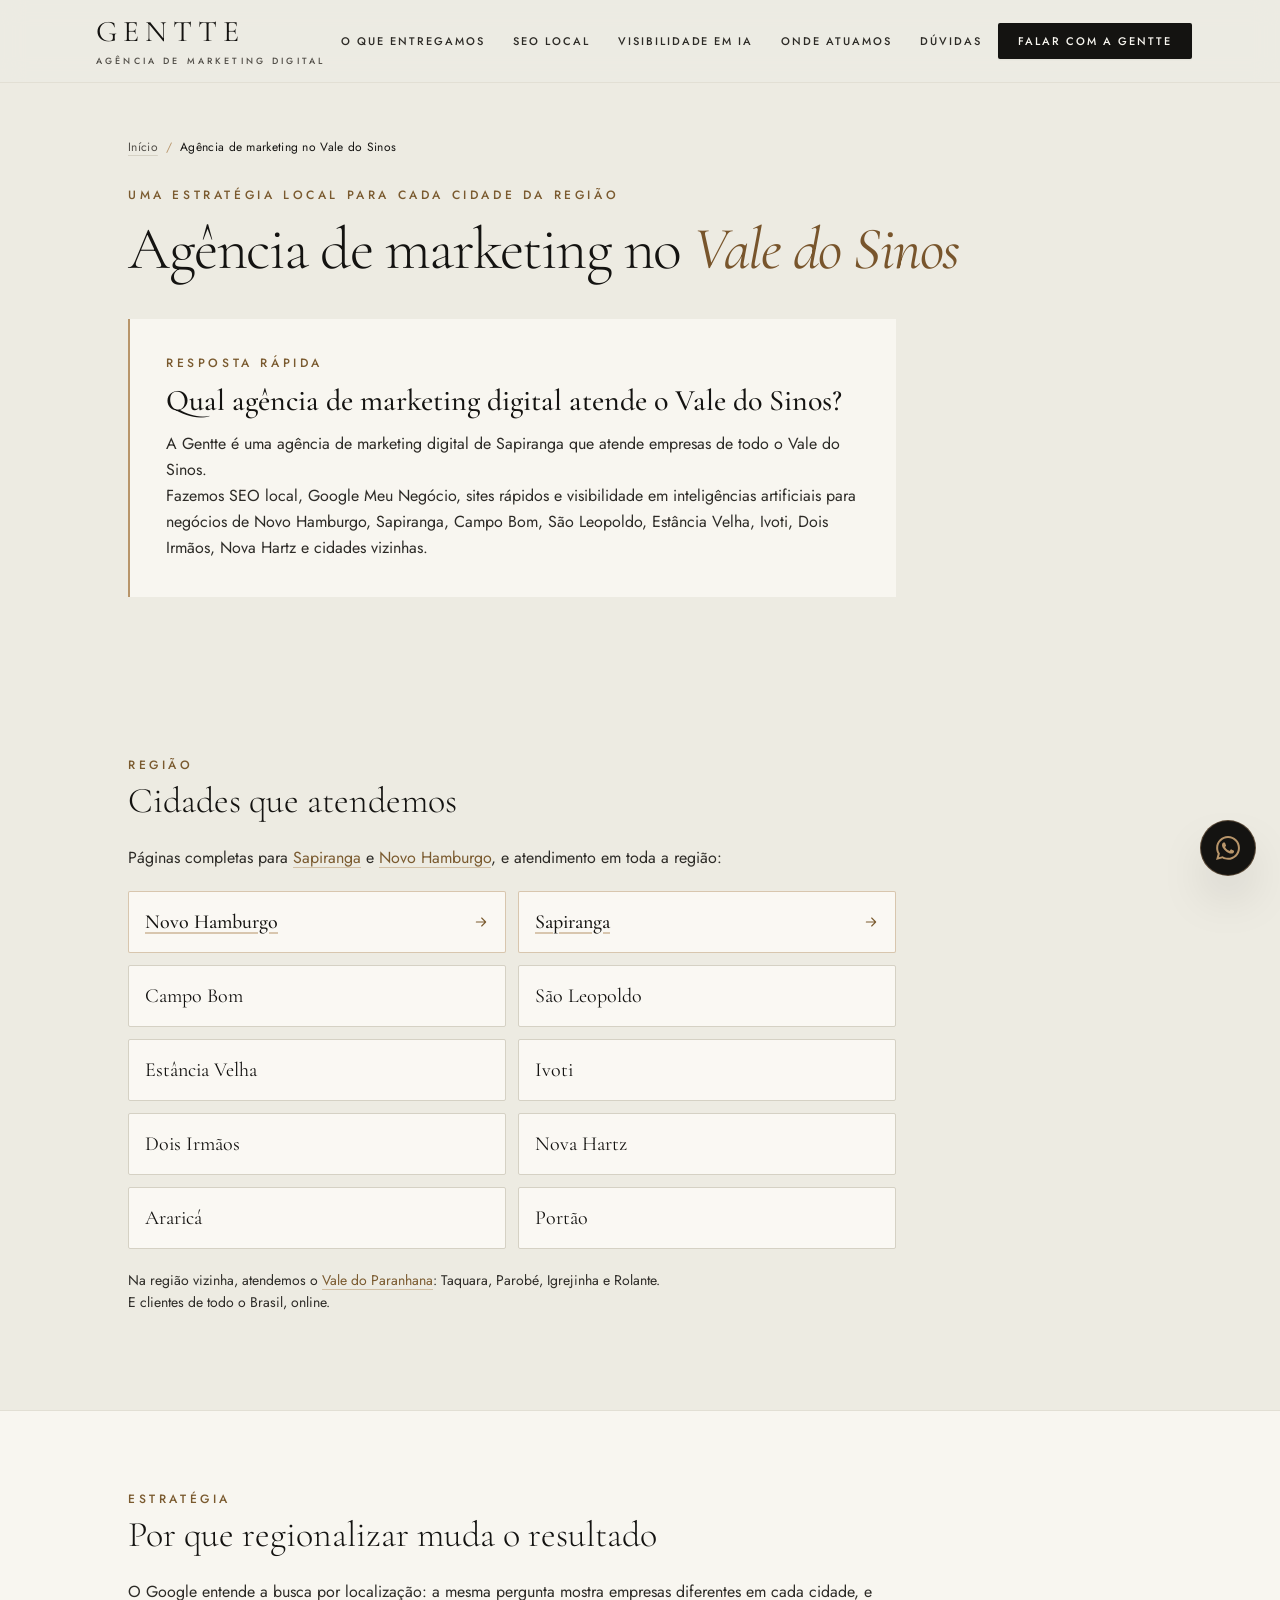
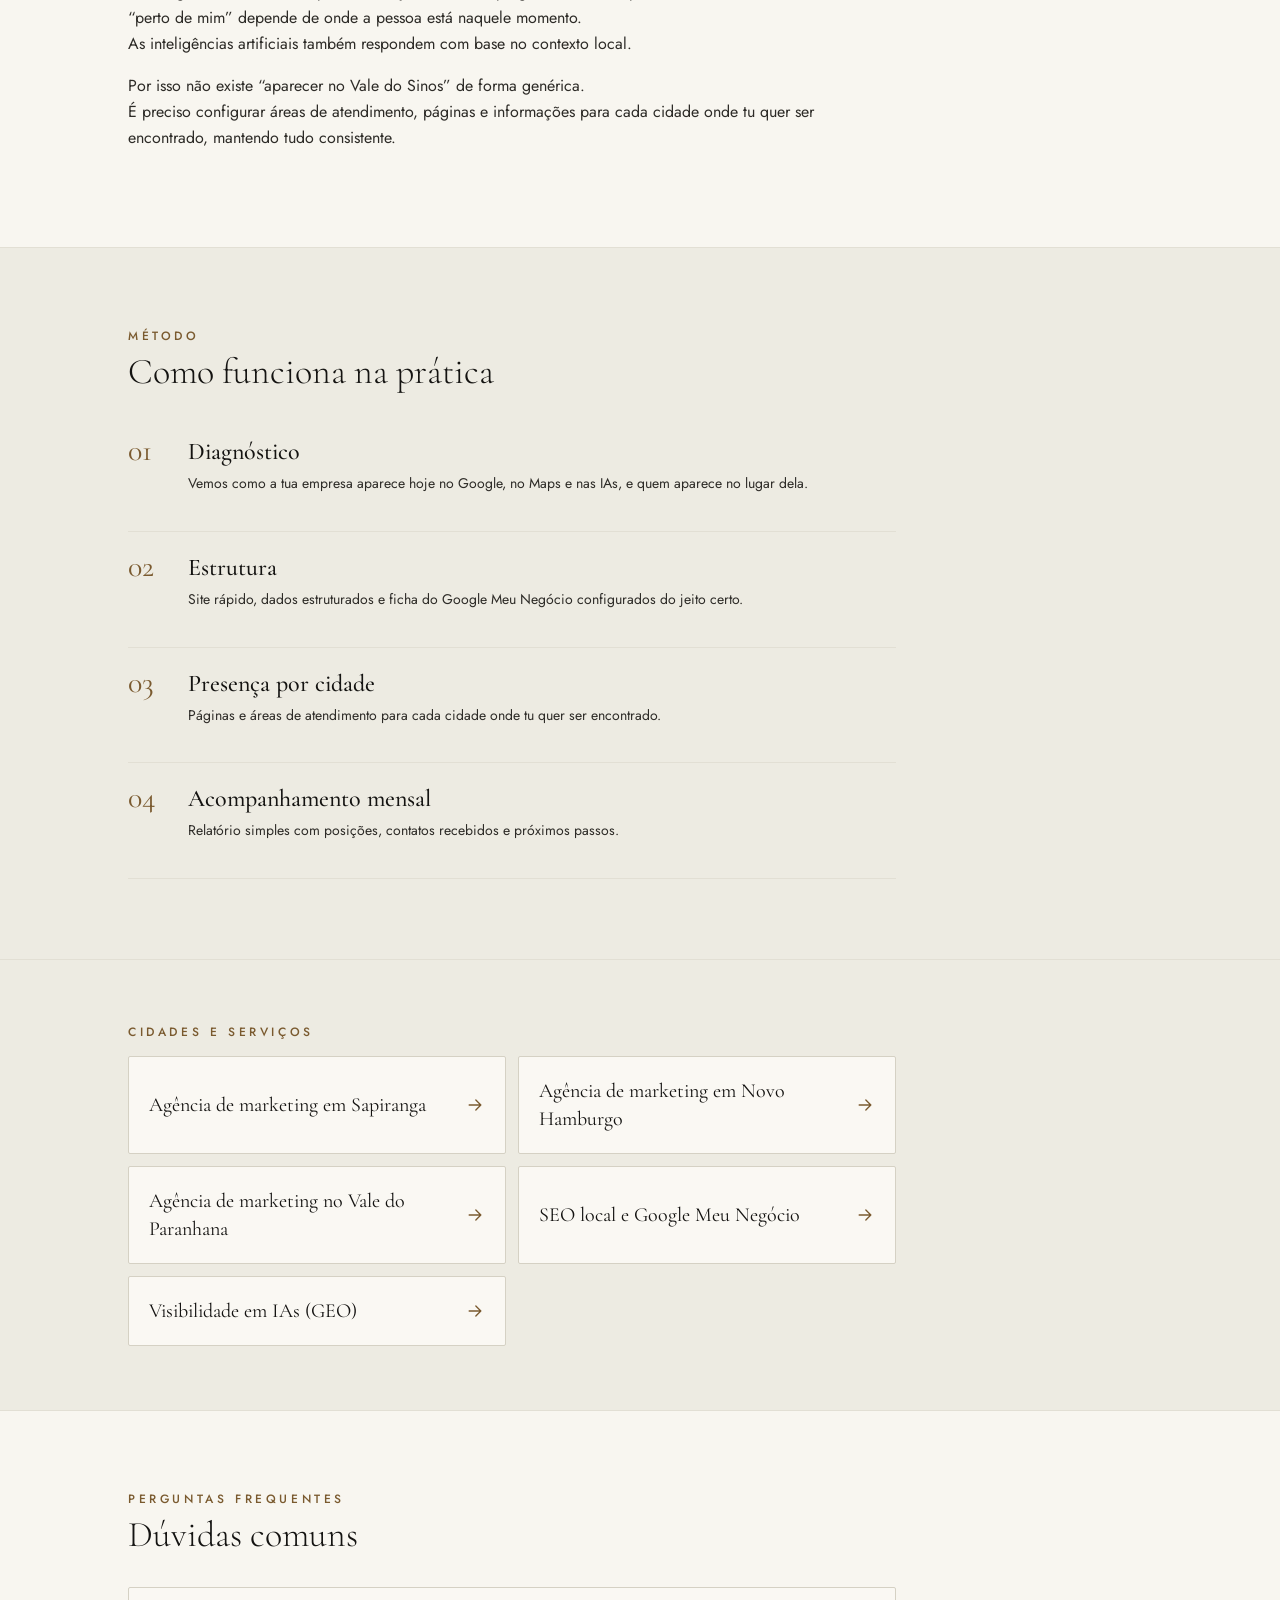
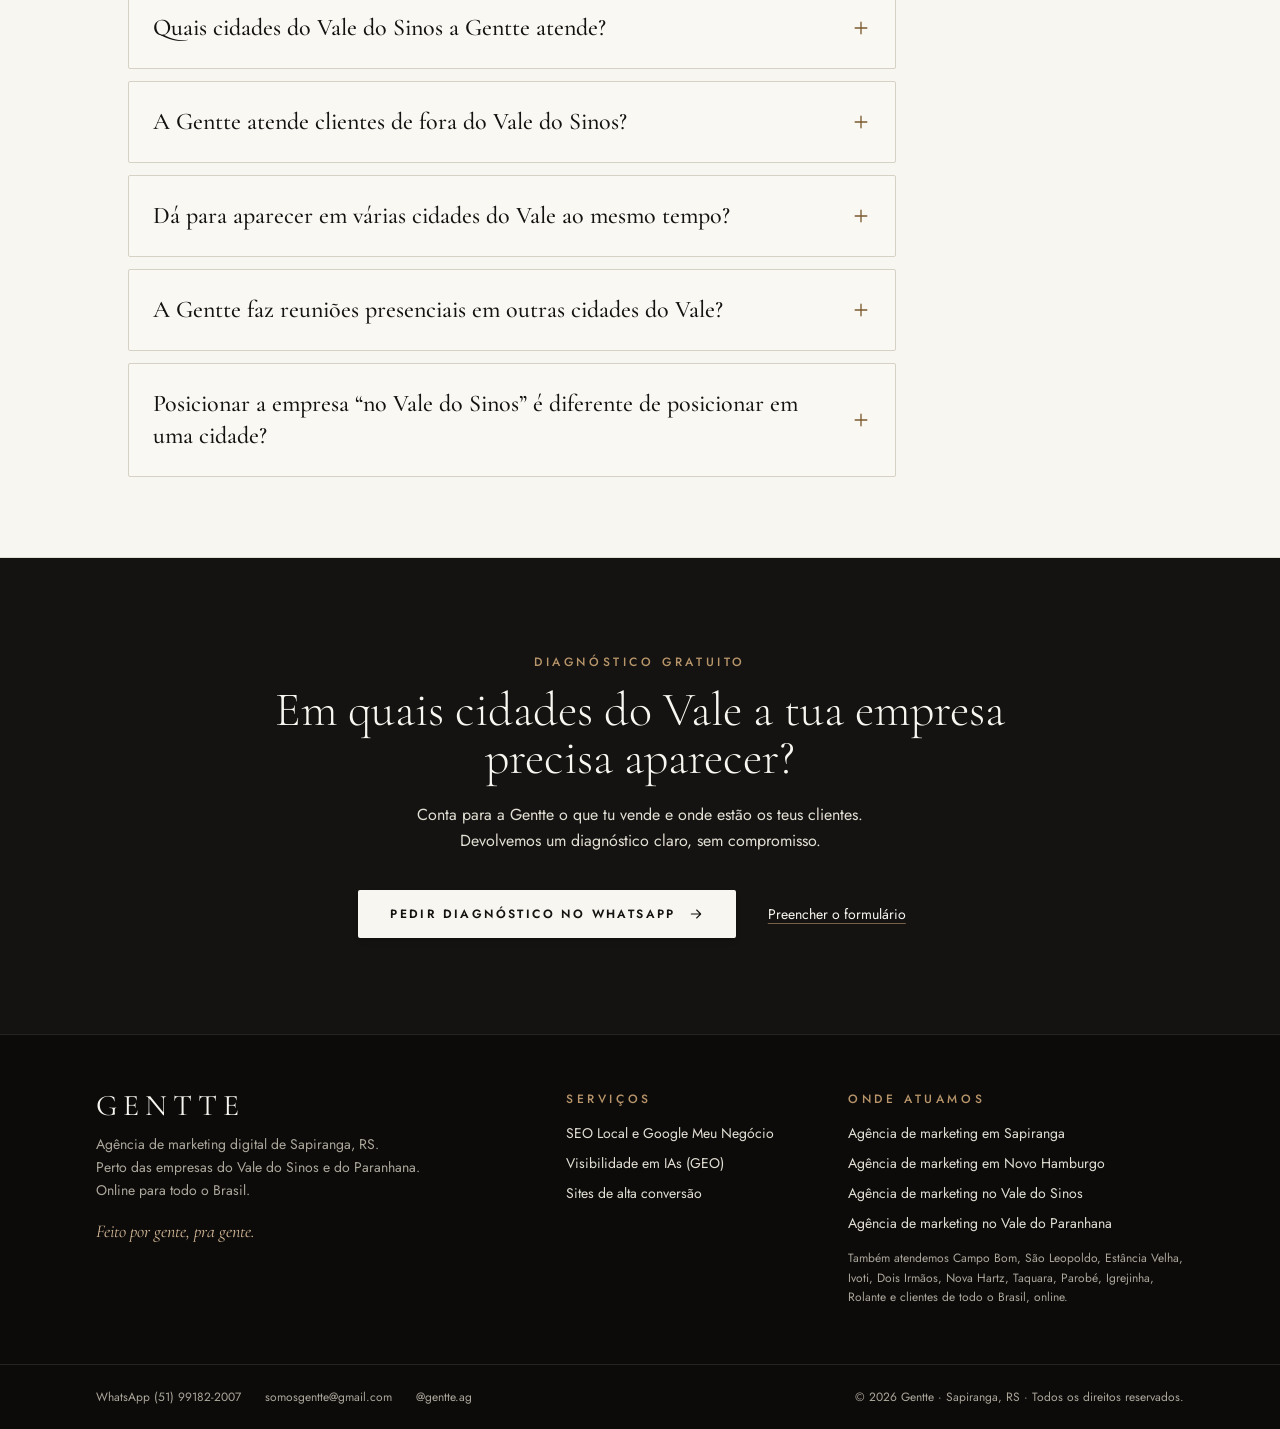
<file: agencia-de-marketing-vale-do-sinos.html>
<!DOCTYPE html>
<html lang="pt-BR">
<head>
<meta charset="UTF-8">
<meta name="viewport" content="width=device-width, initial-scale=1">
<!-- Google Tag Manager -->
<script>(function(w,d,s,l,i){w[l]=w[l]||[];w[l].push({'gtm.start':new Date().getTime(),event:'gtm.js'});var f=d.getElementsByTagName(s)[0],j=d.createElement(s),dl=l!='dataLayer'?'&l='+l:'';j.async=true;j.src='https://www.googletagmanager.com/gtm.js?id='+i+dl;f.parentNode.insertBefore(j,f);})(window,document,'script','dataLayer','GTM-KPG8CZ2H');</script>
<!-- End Google Tag Manager -->
<script>document.documentElement.classList.add('js')</script>
<title>Agência de Marketing no Vale do Sinos | SEO Local | Gentte</title>
<meta name="description" content="Agência de marketing para o Vale do Sinos: Novo Hamburgo, Sapiranga, Campo Bom, São Leopoldo e região. SEO local, Google Meu Negócio e visibilidade em IAs.">
<meta name="robots" content="index, follow, max-image-preview:large, max-snippet:-1">
<meta name="author" content="Gentte">
<meta name="theme-color" content="#141311">
<link rel="canonical" href="https://somosgentte.com.br/agencia-de-marketing-vale-do-sinos">
<meta property="og:type" content="website">
<meta property="og:site_name" content="Gentte">
<meta property="og:locale" content="pt_BR">
<meta property="og:url" content="https://somosgentte.com.br/agencia-de-marketing-vale-do-sinos">
<meta property="og:title" content="Agência de Marketing no Vale do Sinos | SEO Local | Gentte">
<meta property="og:description" content="Agência de marketing para o Vale do Sinos: Novo Hamburgo, Sapiranga, Campo Bom, São Leopoldo e região. SEO local, Google Meu Negócio e visibilidade em IAs.">
<meta property="og:image" content="https://somosgentte.com.br/og-image.jpg?v=20261108">
<meta property="og:image:secure_url" content="https://somosgentte.com.br/og-image.jpg?v=20261108">
<meta property="og:image:type" content="image/jpeg">
<meta property="og:image:width" content="1200">
<meta property="og:image:height" content="630">
<meta property="og:image:alt" content="Gentte, agência de marketing digital em Sapiranga, Novo Hamburgo e Vale do Sinos">
<meta name="twitter:card" content="summary_large_image">
<meta name="twitter:title" content="Agência de Marketing no Vale do Sinos | SEO Local | Gentte">
<meta name="twitter:description" content="Agência de marketing para o Vale do Sinos: Novo Hamburgo, Sapiranga, Campo Bom, São Leopoldo e região. SEO local, Google Meu Negócio e visibilidade em IAs.">
<meta name="twitter:image" content="https://somosgentte.com.br/og-image.jpg?v=20261108">
<link rel="icon" href="/favicon.ico" sizes="48x48">
  <link rel="icon" type="image/png" sizes="48x48" href="/favicon-48.png">
  <link rel="icon" type="image/png" sizes="96x96" href="/favicon-96.png">
  <link rel="icon" type="image/png" sizes="192x192" href="/icon-192.png">
  <link rel="apple-touch-icon" sizes="180x180" href="/apple-touch-icon.png">
<link rel="manifest" href="/site.webmanifest">
<link rel="preload" href="/cormorant-garamond-latin-wght-normal.woff2" as="font" type="font/woff2" crossorigin>
<link rel="preload" href="/jost-latin-wght-normal.woff2" as="font" type="font/woff2" crossorigin>
<link rel="stylesheet" href="/style.css?v=20261108">
<script type="application/ld+json">
{
 "@context": "https://schema.org",
 "@graph": [
  {
   "@type": [
    "ProfessionalService",
    "Organization"
   ],
   "@id": "https://somosgentte.com.br/#organizacao",
   "name": "Gentte",
   "legalName": "KWDIGITAL LTDA",
   "alternateName": [
    "GENTTE",
    "Gentte Posicionamento Digital"
   ],
   "slogan": "Feito por gente, pra gente.",
   "description": "Agência de marketing digital de Sapiranga, RS, perto das empresas do Vale do Sinos e do Vale do Paranhana e com atendimento online para todo o Brasil. Faz empresas serem encontradas no Google, no Google Maps e em inteligências artificiais como ChatGPT e Gemini, com SEO local, Google Meu Negócio, sites rápidos e dados estruturados.",
   "url": "https://somosgentte.com.br/",
   "logo": {
    "@type": "ImageObject",
    "url": "https://somosgentte.com.br/icon-512.png",
    "width": 512,
    "height": 512
   },
   "image": "https://somosgentte.com.br/og-image.jpg",
   "telephone": "+55-51-99182-2007",
   "email": "somosgentte@gmail.com",
   "priceRange": "$$",
   "address": {
    "@type": "PostalAddress",
    "addressLocality": "Sapiranga",
    "addressRegion": "RS",
    "addressCountry": "BR"
   },
   "areaServed": [
    {
     "@type": "City",
     "name": "Sapiranga",
     "containedInPlace": {
      "@type": "AdministrativeArea",
      "name": "Rio Grande do Sul"
     }
    },
    {
     "@type": "City",
     "name": "Novo Hamburgo",
     "containedInPlace": {
      "@type": "AdministrativeArea",
      "name": "Rio Grande do Sul"
     }
    },
    {
     "@type": "City",
     "name": "Campo Bom",
     "containedInPlace": {
      "@type": "AdministrativeArea",
      "name": "Rio Grande do Sul"
     }
    },
    {
     "@type": "City",
     "name": "São Leopoldo",
     "containedInPlace": {
      "@type": "AdministrativeArea",
      "name": "Rio Grande do Sul"
     }
    },
    {
     "@type": "City",
     "name": "Estância Velha",
     "containedInPlace": {
      "@type": "AdministrativeArea",
      "name": "Rio Grande do Sul"
     }
    },
    {
     "@type": "City",
     "name": "Ivoti",
     "containedInPlace": {
      "@type": "AdministrativeArea",
      "name": "Rio Grande do Sul"
     }
    },
    {
     "@type": "City",
     "name": "Dois Irmãos",
     "containedInPlace": {
      "@type": "AdministrativeArea",
      "name": "Rio Grande do Sul"
     }
    },
    {
     "@type": "City",
     "name": "Nova Hartz",
     "containedInPlace": {
      "@type": "AdministrativeArea",
      "name": "Rio Grande do Sul"
     }
    },
    {
     "@type": "City",
     "name": "Araricá",
     "containedInPlace": {
      "@type": "AdministrativeArea",
      "name": "Rio Grande do Sul"
     }
    },
    {
     "@type": "City",
     "name": "Portão",
     "containedInPlace": {
      "@type": "AdministrativeArea",
      "name": "Rio Grande do Sul"
     }
    },
    {
     "@type": "City",
     "name": "Taquara",
     "containedInPlace": {
      "@type": "AdministrativeArea",
      "name": "Rio Grande do Sul"
     }
    },
    {
     "@type": "City",
     "name": "Parobé",
     "containedInPlace": {
      "@type": "AdministrativeArea",
      "name": "Rio Grande do Sul"
     }
    },
    {
     "@type": "City",
     "name": "Igrejinha",
     "containedInPlace": {
      "@type": "AdministrativeArea",
      "name": "Rio Grande do Sul"
     }
    },
    {
     "@type": "City",
     "name": "Rolante",
     "containedInPlace": {
      "@type": "AdministrativeArea",
      "name": "Rio Grande do Sul"
     }
    },
    {
     "@type": "City",
     "name": "Riozinho",
     "containedInPlace": {
      "@type": "AdministrativeArea",
      "name": "Rio Grande do Sul"
     }
    },
    {
     "@type": "City",
     "name": "Três Coroas",
     "containedInPlace": {
      "@type": "AdministrativeArea",
      "name": "Rio Grande do Sul"
     }
    },
    {
     "@type": "AdministrativeArea",
     "name": "Vale do Sinos"
    },
    {
     "@type": "AdministrativeArea",
     "name": "Vale do Paranhana"
    },
    {
     "@type": "Country",
     "name": "Brasil"
    }
   ],
   "knowsAbout": [
    "SEO local",
    "Google Meu Negócio",
    "Google Maps",
    "Visibilidade em inteligência artificial (GEO)",
    "Dados estruturados Schema.org",
    "Marketing digital para negócios locais",
    "Criação de sites de alta conversão"
   ],
   "serviceType": [
    "Marketing digital",
    "SEO local",
    "Gestão de Google Meu Negócio",
    "Otimização para inteligência artificial (GEO)",
    "Criação de sites",
    "Gestão de tráfego pago"
   ],
   "founder": [
    {
     "@type": "Person",
     "name": "Francis Klock",
     "jobTitle": "Sócio, estratégia e posicionamento"
    },
    {
     "@type": "Person",
     "name": "Kauã Woisechowski",
     "jobTitle": "Sócio, performance e crescimento"
    }
   ],
   "contactPoint": [
    {
     "@type": "ContactPoint",
     "contactType": "customer service",
     "telephone": "+55-51-99182-2007",
     "email": "somosgentte@gmail.com",
     "areaServed": "BR",
     "availableLanguage": "pt-BR"
    }
   ],
   "sameAs": [
    "https://www.instagram.com/gentte.ag/"
   ]
  },
  {
   "@type": "WebPage",
   "@id": "https://somosgentte.com.br/agencia-de-marketing-vale-do-sinos#pagina",
   "url": "https://somosgentte.com.br/agencia-de-marketing-vale-do-sinos",
   "name": "Agência de Marketing no Vale do Sinos | SEO Local | Gentte",
   "description": "Agência de marketing para o Vale do Sinos: Novo Hamburgo, Sapiranga, Campo Bom, São Leopoldo e região. SEO local, Google Meu Negócio e visibilidade em IAs.",
   "inLanguage": "pt-BR",
   "isPartOf": {
    "@id": "https://somosgentte.com.br/#site"
   },
   "about": {
    "@id": "https://somosgentte.com.br/#organizacao"
   },
   "primaryImageOfPage": {
    "@type": "ImageObject",
    "url": "https://somosgentte.com.br/og-image.jpg"
   },
   "dateModified": "2026-11-08",
   "breadcrumb": {
    "@id": "https://somosgentte.com.br/agencia-de-marketing-vale-do-sinos#migalhas"
   }
  },
  {
   "@type": "BreadcrumbList",
   "itemListElement": [
    {
     "@type": "ListItem",
     "position": 1,
     "name": "Início",
     "item": "https://somosgentte.com.br/"
    },
    {
     "@type": "ListItem",
     "position": 2,
     "name": "Agência de marketing no Vale do Sinos",
     "item": "https://somosgentte.com.br/agencia-de-marketing-vale-do-sinos"
    }
   ],
   "@id": "https://somosgentte.com.br/agencia-de-marketing-vale-do-sinos#migalhas"
  },
  {
   "@type": "FAQPage",
   "mainEntity": [
    {
     "@type": "Question",
     "name": "Quais cidades do Vale do Sinos a Gentte atende?",
     "acceptedAnswer": {
      "@type": "Answer",
      "text": "Sapiranga e Novo Hamburgo são as principais. Também atendemos Campo Bom, São Leopoldo, Estância Velha, Ivoti, Dois Irmãos, Nova Hartz, Araricá e Portão. A região vizinha, o Vale do Paranhana (Taquara, Parobé, Igrejinha e Rolante), também é atendida de perto."
     }
    },
    {
     "@type": "Question",
     "name": "A Gentte atende clientes de fora do Vale do Sinos?",
     "acceptedAnswer": {
      "@type": "Answer",
      "text": "Sim. Estamos perto das empresas da região, mas atendemos clientes de todo o Brasil, online, por vídeo e WhatsApp. O método é o mesmo em qualquer lugar."
     }
    },
    {
     "@type": "Question",
     "name": "Dá para aparecer em várias cidades do Vale ao mesmo tempo?",
     "acceptedAnswer": {
      "@type": "Answer",
      "text": "Sim, com estratégia. O Google permite definir áreas de atendimento na ficha e o site pode ter páginas dedicadas a cada cidade. A força é maior onde existe endereço ou histórico de clientes, e o diagnóstico mostra onde vale mais a pena investir primeiro."
     }
    },
    {
     "@type": "Question",
     "name": "A Gentte faz reuniões presenciais em outras cidades do Vale?",
     "acceptedAnswer": {
      "@type": "Answer",
      "text": "Sim, de acordo com a combinação com cada cliente. Também atendemos online, o que costuma ser bem prático para quem tem pouco tempo."
     }
    },
    {
     "@type": "Question",
     "name": "Posicionar a empresa “no Vale do Sinos” é diferente de posicionar em uma cidade?",
     "acceptedAnswer": {
      "@type": "Answer",
      "text": "É. O Google responde pela localização de quem busca, então não existe um posicionamento genérico para a região inteira. O trabalho é montar a base (site, ficha e dados estruturados) e depois reforçar cada cidade onde tu quer ser encontrado."
     }
    }
   ]
  }
 ]
}
</script>
</head><body class="relative">
<!-- Google Tag Manager (noscript) -->
<noscript><iframe src="https://www.googletagmanager.com/ns.html?id=GTM-KPG8CZ2H" height="0" width="0" style="display:none;visibility:hidden"></iframe></noscript>
<!-- End Google Tag Manager (noscript) -->
<a href="#conteudo" class="sr-only focus:not-sr-only focus:fixed focus:top-3 focus:left-3 focus:z-[100] focus:bg-ink focus:text-cream-light focus:px-4 focus:py-2">Ir para o conteúdo</a>
<header class="sticky top-0 z-50 bg-cream/95 backdrop-blur-md border-b border-cream-mid">
  <div class="max-w-6xl mx-auto flex items-center justify-between gap-4 py-3.5 px-4 sm:px-8">
    <a href="/" class="flex flex-col group" aria-label="Gentte, agência de marketing digital. Ir para o início">
      <span class="font-serif text-2xl sm:text-3xl tracking-[0.2em] font-normal text-ink group-hover:text-gold-deep transition-colors leading-none">GENTTE</span>
      <span class="text-[9px] tracking-[0.35em] uppercase text-ink-muted mt-1 font-medium whitespace-nowrap">Agência de marketing digital</span>
    </a>
    <nav class="hidden xl:flex items-center gap-7 text-[11px] tracking-[0.18em] uppercase font-medium text-ink-soft whitespace-nowrap" aria-label="Principal"><a href="/#metodo" class="hover:text-gold-text transition-colors">O que entregamos</a><a href="/seo-local-google-meu-negocio" class="hover:text-gold-text transition-colors">SEO Local</a><a href="/visibilidade-em-ia-geo" class="hover:text-gold-text transition-colors">Visibilidade em IA</a><a href="/#atuacao" class="hover:text-gold-text transition-colors">Onde atuamos</a><a href="/#perguntas" class="hover:text-gold-text transition-colors">Dúvidas</a></nav>
    <div class="flex items-center gap-3">
      <a data-wa="header" href="https://wa.me/5551991822007?text=Ol%C3%A1%21%20Acessei%20o%20site%20da%20Gentte%20e%20gostaria%20de%20um%20diagn%C3%B3stico%20de%20posicionamento." target="_blank" rel="noopener" class="hidden sm:inline-flex items-center gap-2 bg-ink hover:bg-ink-soft text-cream-light text-[11px] uppercase tracking-[0.18em] font-medium px-5 py-2.5 rounded-sm transition-all shadow-sm active:scale-95 whitespace-nowrap">Falar com a Gentte</a>
      <details class="xl:hidden relative">
        <summary class="list-none cursor-pointer grid place-items-center w-11 h-11 border border-cream-dark rounded-sm" aria-label="Abrir menu"><svg class="w-5 h-5" viewBox="0 0 24 24" fill="none" stroke="currentColor" stroke-width="1.6" stroke-linecap="round" stroke-linejoin="round" aria-hidden="true"><path d="M4 8h16M4 16h16"/></svg></summary>
        <div class="absolute right-0 mt-2 w-72 bg-cream-light border border-cream-dark shadow-xl p-5 text-sm uppercase tracking-[0.12em] font-medium"><a href="/#tese" class="block py-3 border-b border-cream-mid hover:text-gold-text">A tese</a><a href="/#metodo" class="block py-3 border-b border-cream-mid hover:text-gold-text">O que entregamos</a><a href="/seo-local-google-meu-negocio" class="block py-3 border-b border-cream-mid hover:text-gold-text">SEO Local</a><a href="/visibilidade-em-ia-geo" class="block py-3 border-b border-cream-mid hover:text-gold-text">Visibilidade em IA</a><a href="/#atuacao" class="block py-3 border-b border-cream-mid hover:text-gold-text">Onde atuamos</a><a href="/#perguntas" class="block py-3 border-b border-cream-mid hover:text-gold-text">Dúvidas</a><a href="/#diagnostico" class="block py-3 border-b border-cream-mid hover:text-gold-text">Diagnóstico</a>
          <a data-wa="menu_mobile" href="https://wa.me/5551991822007?text=Ol%C3%A1%21%20Acessei%20o%20site%20da%20Gentte%20e%20gostaria%20de%20um%20diagn%C3%B3stico%20de%20posicionamento." target="_blank" rel="noopener" class="btn-ink w-full mt-4">Falar com a Gentte</a></div>
      </details>
    </div>
  </div>
</header><main id="conteudo">
<section class="px-4 sm:px-6 pt-10 sm:pt-14 pb-16 sm:pb-20"><div class="max-w-5xl mx-auto">
  <nav aria-label="Você está em" class="mb-8"><ol class="flex flex-wrap items-center gap-2 text-xs tracking-wide text-ink-muted"><li><a href="/" class="hover:text-gold-text underline underline-offset-4 decoration-cream-dark">Início</a></li><li aria-hidden="true" class="text-gold">/</li><li aria-current="page" class="text-ink">Agência de marketing no Vale do Sinos</li></ol></nav>
  <p class="eyebrow mb-4">Uma estratégia local para cada cidade da região</p>
  <h1 class="font-serif text-4xl sm:text-6xl font-light text-ink leading-[1.1] tracking-tight mb-10">Agência de marketing no <em class="italic text-gold-deep font-normal">Vale do Sinos</em></h1>
  <div class="bg-cream-light border-l-2 border-gold p-6 sm:p-9 max-w-3xl">
    <p class="eyebrow mb-3">Resposta rápida</p>
    <h2 class="font-serif text-2xl sm:text-3xl text-ink font-medium mb-3">Qual agência de marketing digital atende o Vale do Sinos?</h2>
    <p class="text-ink-soft leading-relaxed">A Gentte é uma agência de marketing digital de Sapiranga que atende empresas de todo o Vale do Sinos.<br>Fazemos SEO local, Google Meu Negócio, sites rápidos e visibilidade em inteligências artificiais para negócios de Novo Hamburgo, Sapiranga, Campo Bom, São Leopoldo, Estância Velha, Ivoti, Dois Irmãos, Nova Hartz e cidades vizinhas.</p>
  </div></div>
</section>
<section class="py-16 sm:py-20 px-4 sm:px-6 "><div class="max-w-5xl mx-auto"><div class="max-w-3xl">
  <p class="eyebrow mb-2">Região</p><h2 class="font-serif text-3xl sm:text-4xl font-light text-ink leading-tight mb-6">Cidades que atendemos</h2>
  <div class="prose-g"><p>Páginas completas para <a href="/agencia-de-marketing-sapiranga" class="link-g">Sapiranga</a> e <a href="/agencia-de-marketing-novo-hamburgo" class="link-g">Novo Hamburgo</a>, e atendimento em toda a região:</p><div class="grid gap-3 sm:grid-cols-2 my-5"><a href="/agencia-de-marketing-novo-hamburgo" class="group flex items-center justify-between gap-3 p-4 bg-cream-card border border-gold/50 rounded-sm hover:border-gold transition-all"><span class="font-serif text-xl text-ink font-medium">Novo Hamburgo</span><span class="text-gold-text"><svg class="w-4 h-4" viewBox="0 0 24 24" fill="none" stroke="currentColor" stroke-width="1.6" stroke-linecap="round" stroke-linejoin="round" aria-hidden="true"><path d="M5 12h14M13 6l6 6-6 6"/></svg></span></a><a href="/agencia-de-marketing-sapiranga" class="group flex items-center justify-between gap-3 p-4 bg-cream-card border border-gold/50 rounded-sm hover:border-gold transition-all"><span class="font-serif text-xl text-ink font-medium">Sapiranga</span><span class="text-gold-text"><svg class="w-4 h-4" viewBox="0 0 24 24" fill="none" stroke="currentColor" stroke-width="1.6" stroke-linecap="round" stroke-linejoin="round" aria-hidden="true"><path d="M5 12h14M13 6l6 6-6 6"/></svg></span></a><div class="p-4 bg-cream-card border border-cream-dark rounded-sm"><span class="font-serif text-xl text-ink">Campo Bom</span></div><div class="p-4 bg-cream-card border border-cream-dark rounded-sm"><span class="font-serif text-xl text-ink">São Leopoldo</span></div><div class="p-4 bg-cream-card border border-cream-dark rounded-sm"><span class="font-serif text-xl text-ink">Estância Velha</span></div><div class="p-4 bg-cream-card border border-cream-dark rounded-sm"><span class="font-serif text-xl text-ink">Ivoti</span></div><div class="p-4 bg-cream-card border border-cream-dark rounded-sm"><span class="font-serif text-xl text-ink">Dois Irmãos</span></div><div class="p-4 bg-cream-card border border-cream-dark rounded-sm"><span class="font-serif text-xl text-ink">Nova Hartz</span></div><div class="p-4 bg-cream-card border border-cream-dark rounded-sm"><span class="font-serif text-xl text-ink">Araricá</span></div><div class="p-4 bg-cream-card border border-cream-dark rounded-sm"><span class="font-serif text-xl text-ink">Portão</span></div></div><p class="text-sm text-ink-muted">Na região vizinha, atendemos o <a href="/agencia-de-marketing-vale-do-paranhana" class="link-g">Vale do Paranhana</a>: Taquara, Parobé, Igrejinha e Rolante.<br>E clientes de todo o Brasil, online.</p></div></div></div></section>
<section class="py-16 sm:py-20 px-4 sm:px-6 bg-cream-light border-y border-cream-mid"><div class="max-w-5xl mx-auto"><div class="max-w-3xl">
  <p class="eyebrow mb-2">Estratégia</p><h2 class="font-serif text-3xl sm:text-4xl font-light text-ink leading-tight mb-6">Por que regionalizar muda o resultado</h2>
  <div class="prose-g"><p>O Google entende a busca por localização: a mesma pergunta mostra empresas diferentes em cada cidade, e “perto de mim” depende de onde a pessoa está naquele momento.<br>As inteligências artificiais também respondem com base no contexto local.</p><p>Por isso não existe “aparecer no Vale do Sinos” de forma genérica.<br>É preciso configurar áreas de atendimento, páginas e informações para cada cidade onde tu quer ser encontrado, mantendo tudo consistente.</p></div></div></div></section>
<section class="py-16 sm:py-20 px-4 sm:px-6 "><div class="max-w-5xl mx-auto"><div class="max-w-3xl">
  <p class="eyebrow mb-2">Método</p><h2 class="font-serif text-3xl sm:text-4xl font-light text-ink leading-tight mb-6">Como funciona na prática</h2>
  <div class="prose-g"><ol class="mt-2"><li class="flex gap-5 py-5 border-b border-cream-mid"><span class="font-serif text-3xl text-gold-text leading-none shrink-0 w-10">01</span><div><h3 class="font-serif text-xl sm:text-2xl text-ink font-medium mb-1">Diagnóstico</h3><p class="text-sm text-ink-soft leading-relaxed">Vemos como a tua empresa aparece hoje no Google, no Maps e nas IAs, e quem aparece no lugar dela.</p></div></li><li class="flex gap-5 py-5 border-b border-cream-mid"><span class="font-serif text-3xl text-gold-text leading-none shrink-0 w-10">02</span><div><h3 class="font-serif text-xl sm:text-2xl text-ink font-medium mb-1">Estrutura</h3><p class="text-sm text-ink-soft leading-relaxed">Site rápido, dados estruturados e ficha do Google Meu Negócio configurados do jeito certo.</p></div></li><li class="flex gap-5 py-5 border-b border-cream-mid"><span class="font-serif text-3xl text-gold-text leading-none shrink-0 w-10">03</span><div><h3 class="font-serif text-xl sm:text-2xl text-ink font-medium mb-1">Presença por cidade</h3><p class="text-sm text-ink-soft leading-relaxed">Páginas e áreas de atendimento para cada cidade onde tu quer ser encontrado.</p></div></li><li class="flex gap-5 py-5 border-b border-cream-mid"><span class="font-serif text-3xl text-gold-text leading-none shrink-0 w-10">04</span><div><h3 class="font-serif text-xl sm:text-2xl text-ink font-medium mb-1">Acompanhamento mensal</h3><p class="text-sm text-ink-soft leading-relaxed">Relatório simples com posições, contatos recebidos e próximos passos.</p></div></li></ol></div></div></div></section>
<section class="py-16 px-4 sm:px-6 border-t border-cream-mid"><div class="max-w-5xl mx-auto"><div class="max-w-3xl"><p class="eyebrow mb-4">Cidades e serviços</p><div class="grid gap-3 sm:grid-cols-2"><a href="/agencia-de-marketing-sapiranga" class="group flex items-center justify-between gap-4 p-5 bg-cream-card border border-cream-dark rounded-sm hover:border-gold transition-all"><span class="font-serif text-xl text-ink">Agência de marketing em Sapiranga</span><span class="text-gold-text group-hover:translate-x-1 transition-transform"><svg class="w-5 h-5" viewBox="0 0 24 24" fill="none" stroke="currentColor" stroke-width="1.6" stroke-linecap="round" stroke-linejoin="round" aria-hidden="true"><path d="M5 12h14M13 6l6 6-6 6"/></svg></span></a><a href="/agencia-de-marketing-novo-hamburgo" class="group flex items-center justify-between gap-4 p-5 bg-cream-card border border-cream-dark rounded-sm hover:border-gold transition-all"><span class="font-serif text-xl text-ink">Agência de marketing em Novo Hamburgo</span><span class="text-gold-text group-hover:translate-x-1 transition-transform"><svg class="w-5 h-5" viewBox="0 0 24 24" fill="none" stroke="currentColor" stroke-width="1.6" stroke-linecap="round" stroke-linejoin="round" aria-hidden="true"><path d="M5 12h14M13 6l6 6-6 6"/></svg></span></a><a href="/agencia-de-marketing-vale-do-paranhana" class="group flex items-center justify-between gap-4 p-5 bg-cream-card border border-cream-dark rounded-sm hover:border-gold transition-all"><span class="font-serif text-xl text-ink">Agência de marketing no Vale do Paranhana</span><span class="text-gold-text group-hover:translate-x-1 transition-transform"><svg class="w-5 h-5" viewBox="0 0 24 24" fill="none" stroke="currentColor" stroke-width="1.6" stroke-linecap="round" stroke-linejoin="round" aria-hidden="true"><path d="M5 12h14M13 6l6 6-6 6"/></svg></span></a><a href="/seo-local-google-meu-negocio" class="group flex items-center justify-between gap-4 p-5 bg-cream-card border border-cream-dark rounded-sm hover:border-gold transition-all"><span class="font-serif text-xl text-ink">SEO local e Google Meu Negócio</span><span class="text-gold-text group-hover:translate-x-1 transition-transform"><svg class="w-5 h-5" viewBox="0 0 24 24" fill="none" stroke="currentColor" stroke-width="1.6" stroke-linecap="round" stroke-linejoin="round" aria-hidden="true"><path d="M5 12h14M13 6l6 6-6 6"/></svg></span></a><a href="/visibilidade-em-ia-geo" class="group flex items-center justify-between gap-4 p-5 bg-cream-card border border-cream-dark rounded-sm hover:border-gold transition-all"><span class="font-serif text-xl text-ink">Visibilidade em IAs (GEO)</span><span class="text-gold-text group-hover:translate-x-1 transition-transform"><svg class="w-5 h-5" viewBox="0 0 24 24" fill="none" stroke="currentColor" stroke-width="1.6" stroke-linecap="round" stroke-linejoin="round" aria-hidden="true"><path d="M5 12h14M13 6l6 6-6 6"/></svg></span></a></div></div></div></section>
<section id="perguntas" class="py-16 sm:py-20 px-4 sm:px-6 bg-cream-light border-y border-cream-mid"><div class="max-w-5xl mx-auto"><div class="max-w-3xl">
  <p class="eyebrow mb-2">Perguntas frequentes</p><h2 class="font-serif text-3xl sm:text-4xl font-light text-ink leading-tight mb-8">Dúvidas comuns</h2>
  <div class="space-y-3"><details class="faq group border border-cream-dark bg-cream-card rounded-sm">
          <summary class="flex items-center justify-between gap-6 p-5 sm:p-6"><h3 class="font-serif text-xl sm:text-2xl text-ink font-medium leading-snug">Quais cidades do Vale do Sinos a Gentte atende?</h3><span class="faq-i text-gold-text shrink-0"><svg class="w-5 h-5" viewBox="0 0 24 24" fill="none" stroke="currentColor" stroke-width="1.6" stroke-linecap="round" stroke-linejoin="round" aria-hidden="true"><path d="M12 5v14M5 12h14"/></svg></span></summary>
          <div class="px-5 sm:px-6 pb-6 pt-1 text-ink-soft leading-relaxed prose-g"><p>Sapiranga e Novo Hamburgo são as principais.<br>Também atendemos Campo Bom, São Leopoldo, Estância Velha, Ivoti, Dois Irmãos, Nova Hartz, Araricá e Portão.<br>A região vizinha, o <a href="/agencia-de-marketing-vale-do-paranhana" class="link-g">Vale do Paranhana</a> (Taquara, Parobé, Igrejinha e Rolante), também é atendida de perto.</p></div></details>
<details class="faq group border border-cream-dark bg-cream-card rounded-sm">
          <summary class="flex items-center justify-between gap-6 p-5 sm:p-6"><h3 class="font-serif text-xl sm:text-2xl text-ink font-medium leading-snug">A Gentte atende clientes de fora do Vale do Sinos?</h3><span class="faq-i text-gold-text shrink-0"><svg class="w-5 h-5" viewBox="0 0 24 24" fill="none" stroke="currentColor" stroke-width="1.6" stroke-linecap="round" stroke-linejoin="round" aria-hidden="true"><path d="M12 5v14M5 12h14"/></svg></span></summary>
          <div class="px-5 sm:px-6 pb-6 pt-1 text-ink-soft leading-relaxed prose-g"><p>Sim.<br>Estamos perto das empresas da região, mas atendemos clientes de todo o Brasil, online, por vídeo e WhatsApp.<br>O método é o mesmo em qualquer lugar.</p></div></details>
<details class="faq group border border-cream-dark bg-cream-card rounded-sm">
          <summary class="flex items-center justify-between gap-6 p-5 sm:p-6"><h3 class="font-serif text-xl sm:text-2xl text-ink font-medium leading-snug">Dá para aparecer em várias cidades do Vale ao mesmo tempo?</h3><span class="faq-i text-gold-text shrink-0"><svg class="w-5 h-5" viewBox="0 0 24 24" fill="none" stroke="currentColor" stroke-width="1.6" stroke-linecap="round" stroke-linejoin="round" aria-hidden="true"><path d="M12 5v14M5 12h14"/></svg></span></summary>
          <div class="px-5 sm:px-6 pb-6 pt-1 text-ink-soft leading-relaxed prose-g"><p>Sim, com estratégia.<br>O Google permite definir áreas de atendimento na ficha e o site pode ter páginas dedicadas a cada cidade.<br>A força é maior onde existe endereço ou histórico de clientes, e o diagnóstico mostra onde vale mais a pena investir primeiro.</p></div></details>
<details class="faq group border border-cream-dark bg-cream-card rounded-sm">
          <summary class="flex items-center justify-between gap-6 p-5 sm:p-6"><h3 class="font-serif text-xl sm:text-2xl text-ink font-medium leading-snug">A Gentte faz reuniões presenciais em outras cidades do Vale?</h3><span class="faq-i text-gold-text shrink-0"><svg class="w-5 h-5" viewBox="0 0 24 24" fill="none" stroke="currentColor" stroke-width="1.6" stroke-linecap="round" stroke-linejoin="round" aria-hidden="true"><path d="M12 5v14M5 12h14"/></svg></span></summary>
          <div class="px-5 sm:px-6 pb-6 pt-1 text-ink-soft leading-relaxed prose-g"><p>Sim, de acordo com a combinação com cada cliente.<br>Também atendemos online, o que costuma ser bem prático para quem tem pouco tempo.</p></div></details>
<details class="faq group border border-cream-dark bg-cream-card rounded-sm">
          <summary class="flex items-center justify-between gap-6 p-5 sm:p-6"><h3 class="font-serif text-xl sm:text-2xl text-ink font-medium leading-snug">Posicionar a empresa “no Vale do Sinos” é diferente de posicionar em uma cidade?</h3><span class="faq-i text-gold-text shrink-0"><svg class="w-5 h-5" viewBox="0 0 24 24" fill="none" stroke="currentColor" stroke-width="1.6" stroke-linecap="round" stroke-linejoin="round" aria-hidden="true"><path d="M12 5v14M5 12h14"/></svg></span></summary>
          <div class="px-5 sm:px-6 pb-6 pt-1 text-ink-soft leading-relaxed prose-g"><p>É.<br>O Google responde pela localização de quem busca, então não existe um posicionamento genérico para a região inteira.<br>O trabalho é montar a base (site, ficha e dados estruturados) e depois reforçar cada cidade onde tu quer ser encontrado.</p></div></details></div></div></div></section>
<section class="bg-ink text-cream py-20 sm:py-24 px-4 sm:px-6 on-dark">
  <div class="max-w-3xl mx-auto text-center">
    <p class="eyebrow mb-4">Diagnóstico gratuito</p>
    <h2 class="font-serif text-3xl sm:text-5xl font-light text-cream-light leading-tight mb-5">Em quais cidades do Vale a tua empresa precisa aparecer?</h2>
    <p class="text-cream-mid leading-relaxed mb-9 max-w-xl mx-auto">Conta para a Gentte o que tu vende e onde estão os teus clientes.<br>Devolvemos um diagnóstico claro, sem compromisso.</p>
    <div class="flex flex-col sm:flex-row items-center justify-center gap-4">
      <a data-wa="cta_vale" href="https://wa.me/5551991822007?text=Ol%C3%A1%21%20Vim%20pela%20p%C3%A1gina%20do%20Vale%20do%20Sinos%20do%20site%20da%20Gentte%20e%20gostaria%20de%20um%20diagn%C3%B3stico%20de%20posicionamento." target="_blank" rel="noopener" class="btn-light w-full sm:w-auto">Pedir diagnóstico no WhatsApp <svg class="w-4 h-4" viewBox="0 0 24 24" fill="none" stroke="currentColor" stroke-width="1.6" stroke-linecap="round" stroke-linejoin="round" aria-hidden="true"><path d="M5 12h14M13 6l6 6-6 6"/></svg></a>
      <a href="/#diagnostico" class="inline-flex items-center justify-center text-cream-light underline underline-offset-4 decoration-gold/60 hover:decoration-gold text-sm px-4 py-3">Preencher o formulário</a>
    </div>
  </div>
</section>
</main>
<footer class="bg-ink-pure text-cream-mid border-t border-white/10 on-dark">
  <div class="max-w-6xl mx-auto px-4 sm:px-8 py-14 grid gap-10 md:grid-cols-12 text-sm">
    <div class="md:col-span-5">
      <p class="font-serif text-3xl tracking-[0.2em] text-cream-light leading-none">GENTTE</p>
      <p class="mt-3 text-cream-muted leading-relaxed max-w-sm" data-nosnippet>Agência de marketing digital de Sapiranga, RS.<br>Perto das empresas do Vale do Sinos e do Paranhana.<br>Online para todo o Brasil.</p>
      <p class="mt-4 font-serif italic text-lg text-gold-light">Feito por gente, pra gente.</p>
    </div>
    <div class="md:col-span-3"><p class="eyebrow-dark eyebrow mb-4">Serviços</p>
      <ul class="space-y-2.5"><li><a href="/seo-local-google-meu-negocio" class="hover:text-gold transition-colors">SEO Local e Google Meu Negócio</a></li><li><a href="/visibilidade-em-ia-geo" class="hover:text-gold transition-colors">Visibilidade em IAs (GEO)</a></li><li><a href="/#metodo" class="hover:text-gold transition-colors">Sites de alta conversão</a></li></ul></div>
    <div class="md:col-span-4"><p class="eyebrow-dark eyebrow mb-4">Onde atuamos</p>
      <ul class="space-y-2.5"><li><a href="/agencia-de-marketing-sapiranga" class="hover:text-gold transition-colors">Agência de marketing em Sapiranga</a></li><li><a href="/agencia-de-marketing-novo-hamburgo" class="hover:text-gold transition-colors">Agência de marketing em Novo Hamburgo</a></li><li><a href="/agencia-de-marketing-vale-do-sinos" class="hover:text-gold transition-colors">Agência de marketing no Vale do Sinos</a></li><li><a href="/agencia-de-marketing-vale-do-paranhana" class="hover:text-gold transition-colors">Agência de marketing no Vale do Paranhana</a></li></ul>
      <p class="mt-4 text-cream-muted text-xs leading-relaxed">Também atendemos Campo Bom, São Leopoldo, Estância Velha, Ivoti, Dois Irmãos, Nova Hartz, Taquara, Parobé, Igrejinha, Rolante e clientes de todo o Brasil, online.</p></div>
  </div>
  <div class="border-t border-white/10">
    <div class="max-w-6xl mx-auto px-4 sm:px-8 py-6 flex flex-col md:flex-row gap-4 items-center justify-between text-xs text-cream-muted">
      <div class="flex flex-wrap items-center justify-center gap-x-6 gap-y-2">
        <a data-wa="rodape" href="https://wa.me/5551991822007?text=Ol%C3%A1%21%20Acessei%20o%20site%20da%20Gentte%20e%20gostaria%20de%20falar%20com%20a%20equipe." target="_blank" rel="noopener" class="hover:text-gold transition-colors">WhatsApp (51) 99182-2007</a>
        <a href="mailto:somosgentte@gmail.com" class="hover:text-gold transition-colors">somosgentte@gmail.com</a>
        <a href="https://www.instagram.com/gentte.ag/" target="_blank" rel="noopener me" class="hover:text-gold transition-colors">@gentte.ag</a>
      </div>
      <p>© 2026 Gentte · Sapiranga, RS · Todos os direitos reservados.</p>
    </div>
  </div>
</footer>
<div class="fixed bottom-5 right-4 sm:bottom-6 sm:right-6 z-50">
  <a data-wa="botao_flutuante" href="https://wa.me/5551991822007?text=Ol%C3%A1%21%20Vim%20pelo%20site%20da%20Gentte%20e%20gostaria%20de%20um%20diagn%C3%B3stico%20de%20posicionamento." target="_blank" rel="noopener" aria-label="Falar com a Gentte no WhatsApp" class="grid place-items-center w-14 h-14 bg-ink hover:bg-ink-soft text-gold rounded-full shadow-2xl border border-gold/40 transition-all duration-300 hover:scale-105 active:scale-95"><svg class="w-6 h-6 fill-current" viewBox="0 0 24 24" aria-hidden="true"><path d="M.057 24l1.687-6.163c-1.041-1.804-1.588-3.849-1.587-5.946.003-6.556 5.338-11.891 11.893-11.891 3.181.001 6.167 1.24 8.413 3.488 2.245 2.248 3.481 5.236 3.48 8.414-.003 6.557-5.338 11.892-11.893 11.892-1.99-.001-3.951-.5-5.688-1.448l-6.305 1.654zm6.597-3.807c1.676.995 3.276 1.591 5.392 1.592 5.448 0 9.886-4.434 9.889-9.885.002-5.462-4.415-9.89-9.881-9.892-5.452 0-9.887 4.434-9.889 9.884-.001 2.225.651 3.891 1.746 5.634l-.999 3.648 3.742-.981zm11.387-5.464c-.074-.124-.272-.198-.57-.347-.297-.149-1.758-.868-2.031-.967-.272-.099-.47-.149-.669.149-.198.297-.768.967-.941 1.165-.173.198-.347.223-.644.074-.297-.149-1.255-.462-2.39-1.475-.883-.788-1.48-1.761-1.653-2.059-.173-.297-.018-.458.13-.606.134-.133.297-.347.446-.521.151-.172.2-.296.3-.495.099-.198.05-.372-.025-.521-.075-.148-.669-1.611-.916-2.206-.242-.579-.487-.501-.669-.51l-.57-.01c-.198 0-.52.074-.792.372s-1.04 1.016-1.04 2.479 1.065 2.876 1.213 3.074c.149.198 2.095 3.2 5.076 4.487.709.306 1.263.489 1.694.626.712.226 1.36.194 1.872.118.571-.085 1.758-.719 2.006-1.413.248-.695.248-1.29.173-1.414z"/></svg></a>
</div>
<script src="/app.js?v=20261108" defer></script>
</body>
</html>
</file>
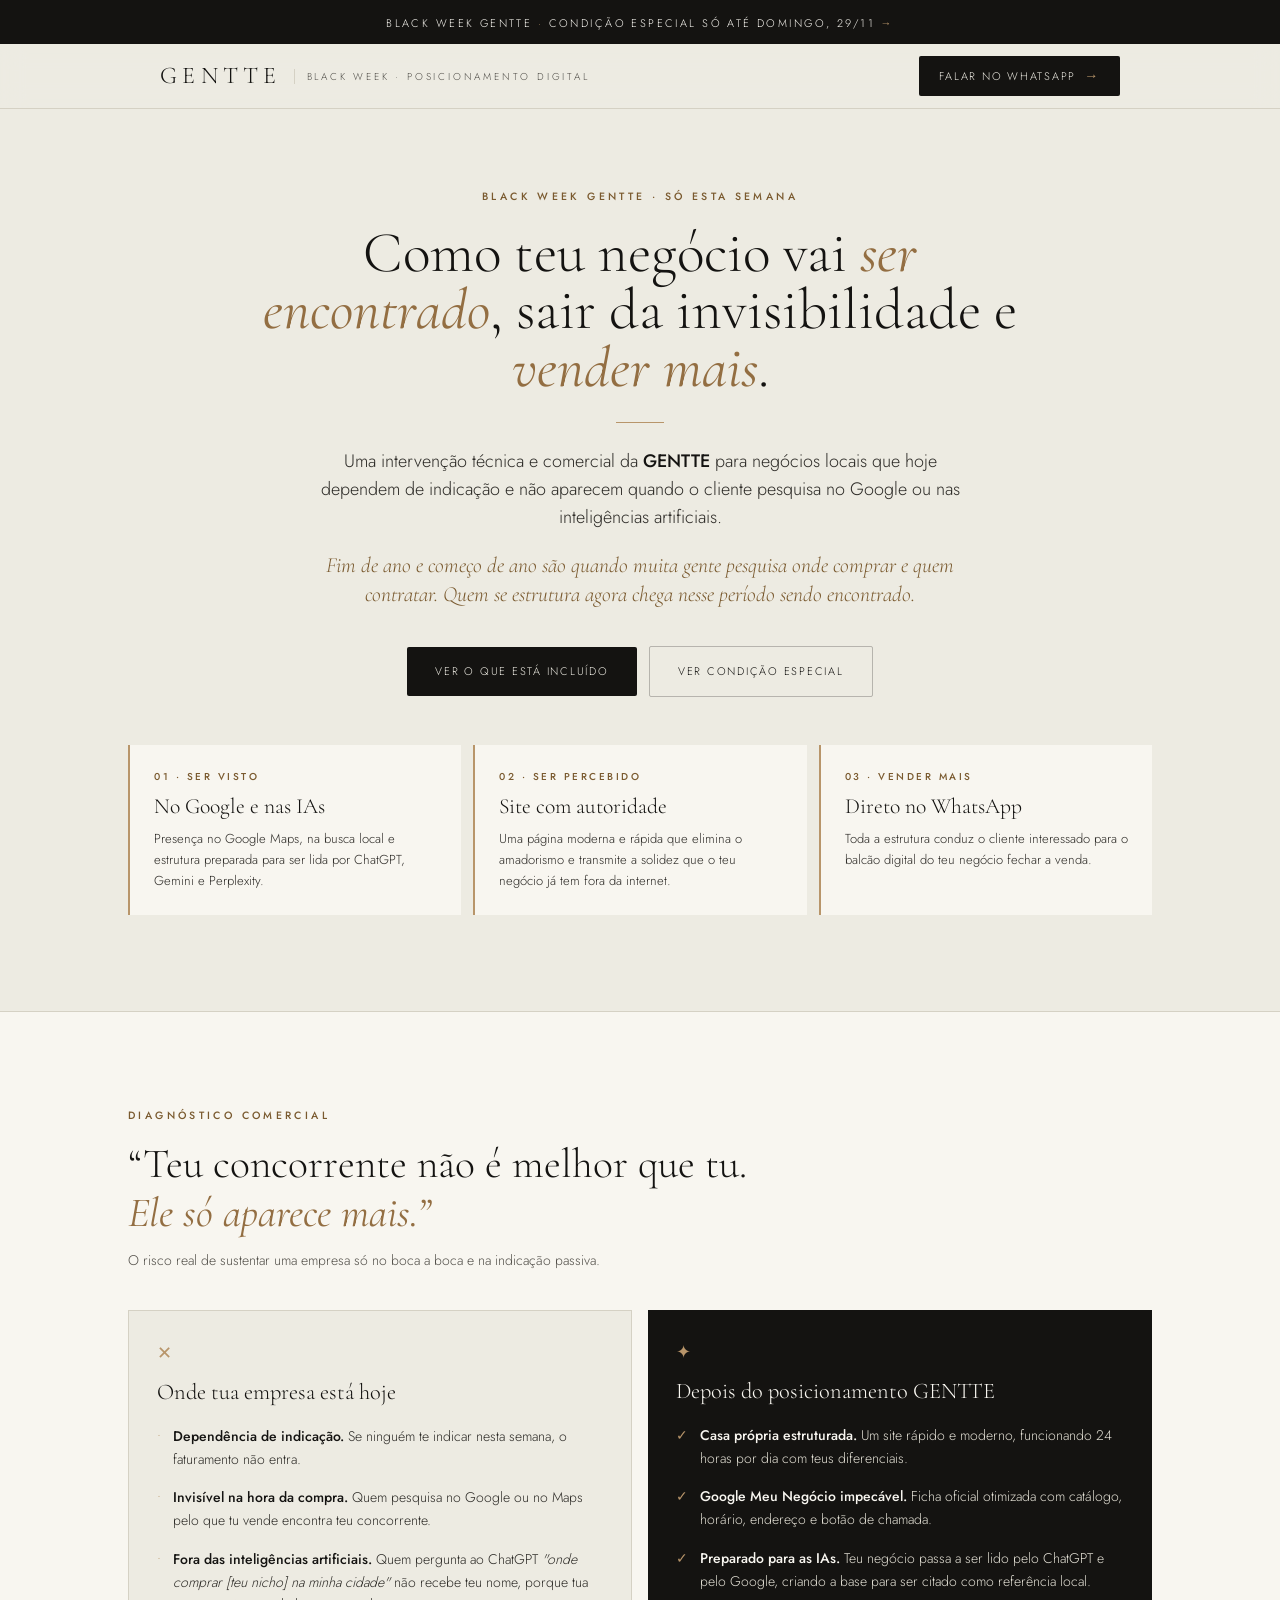
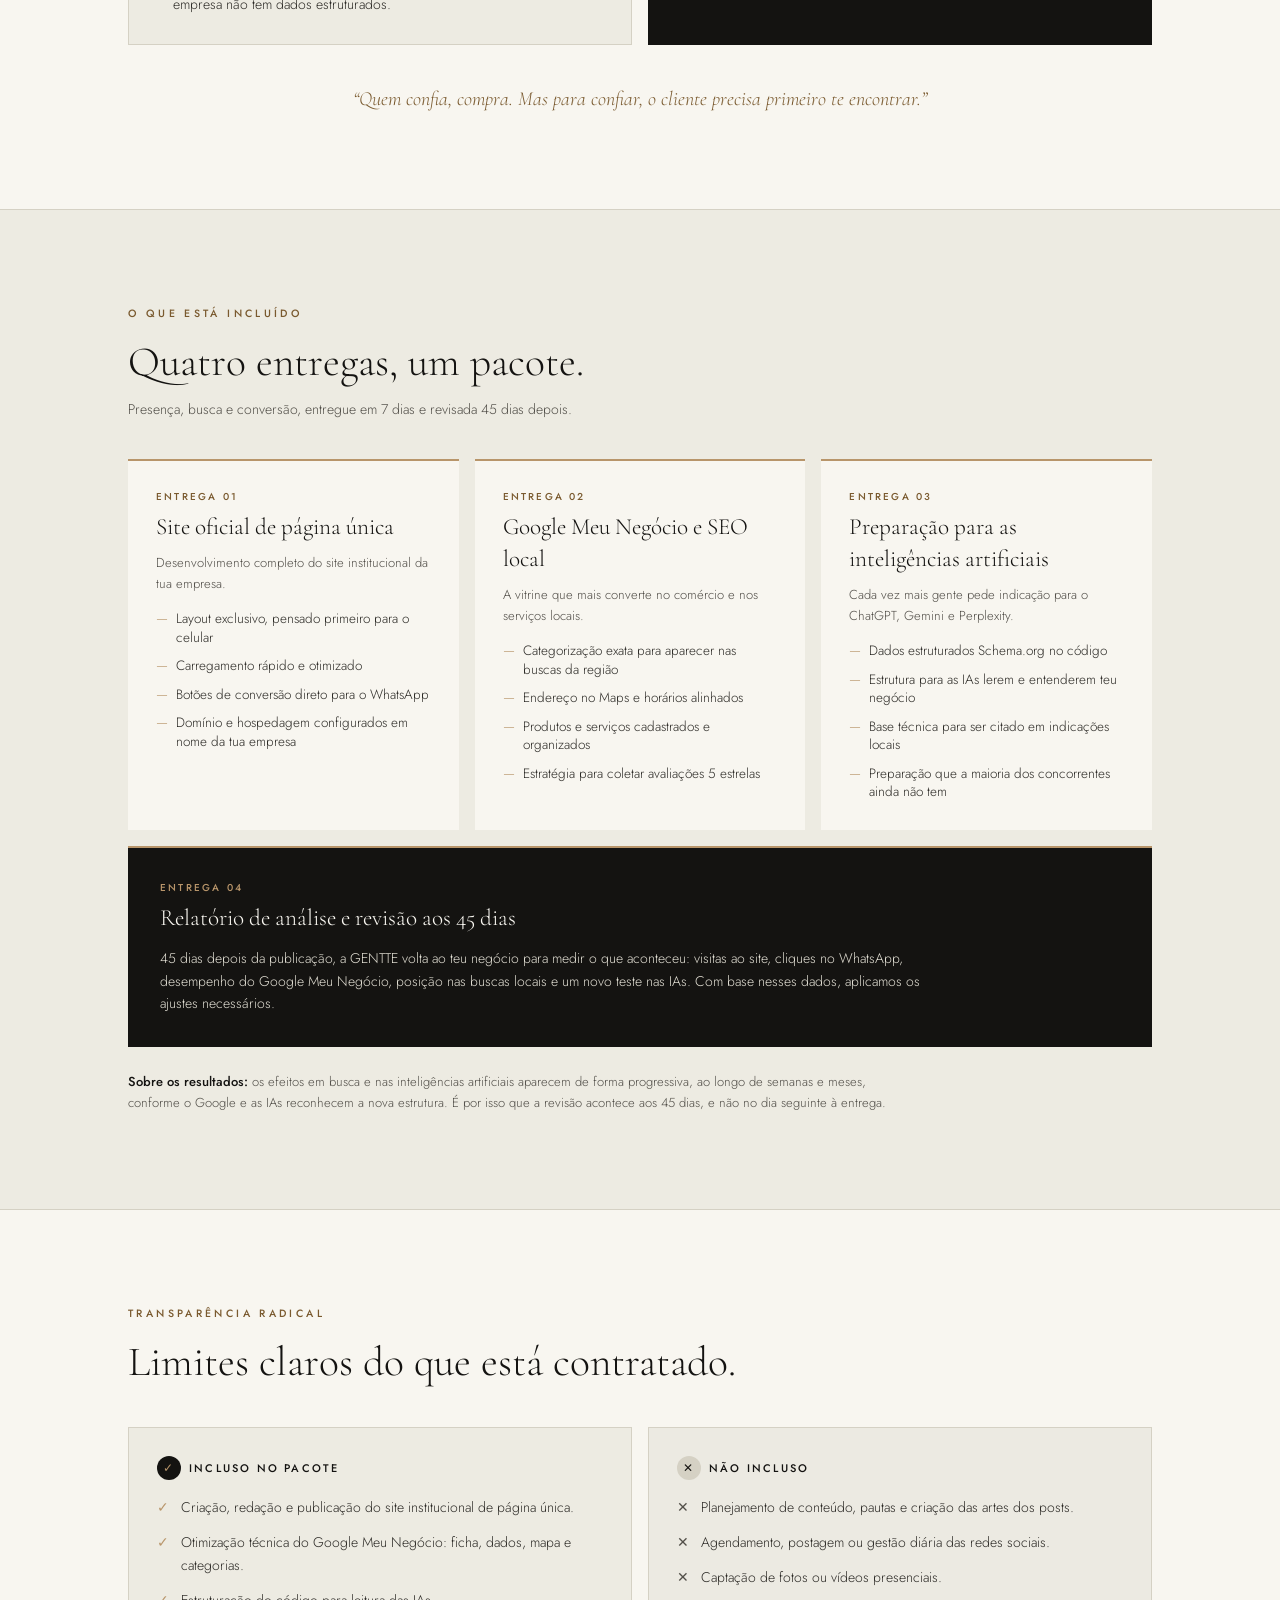
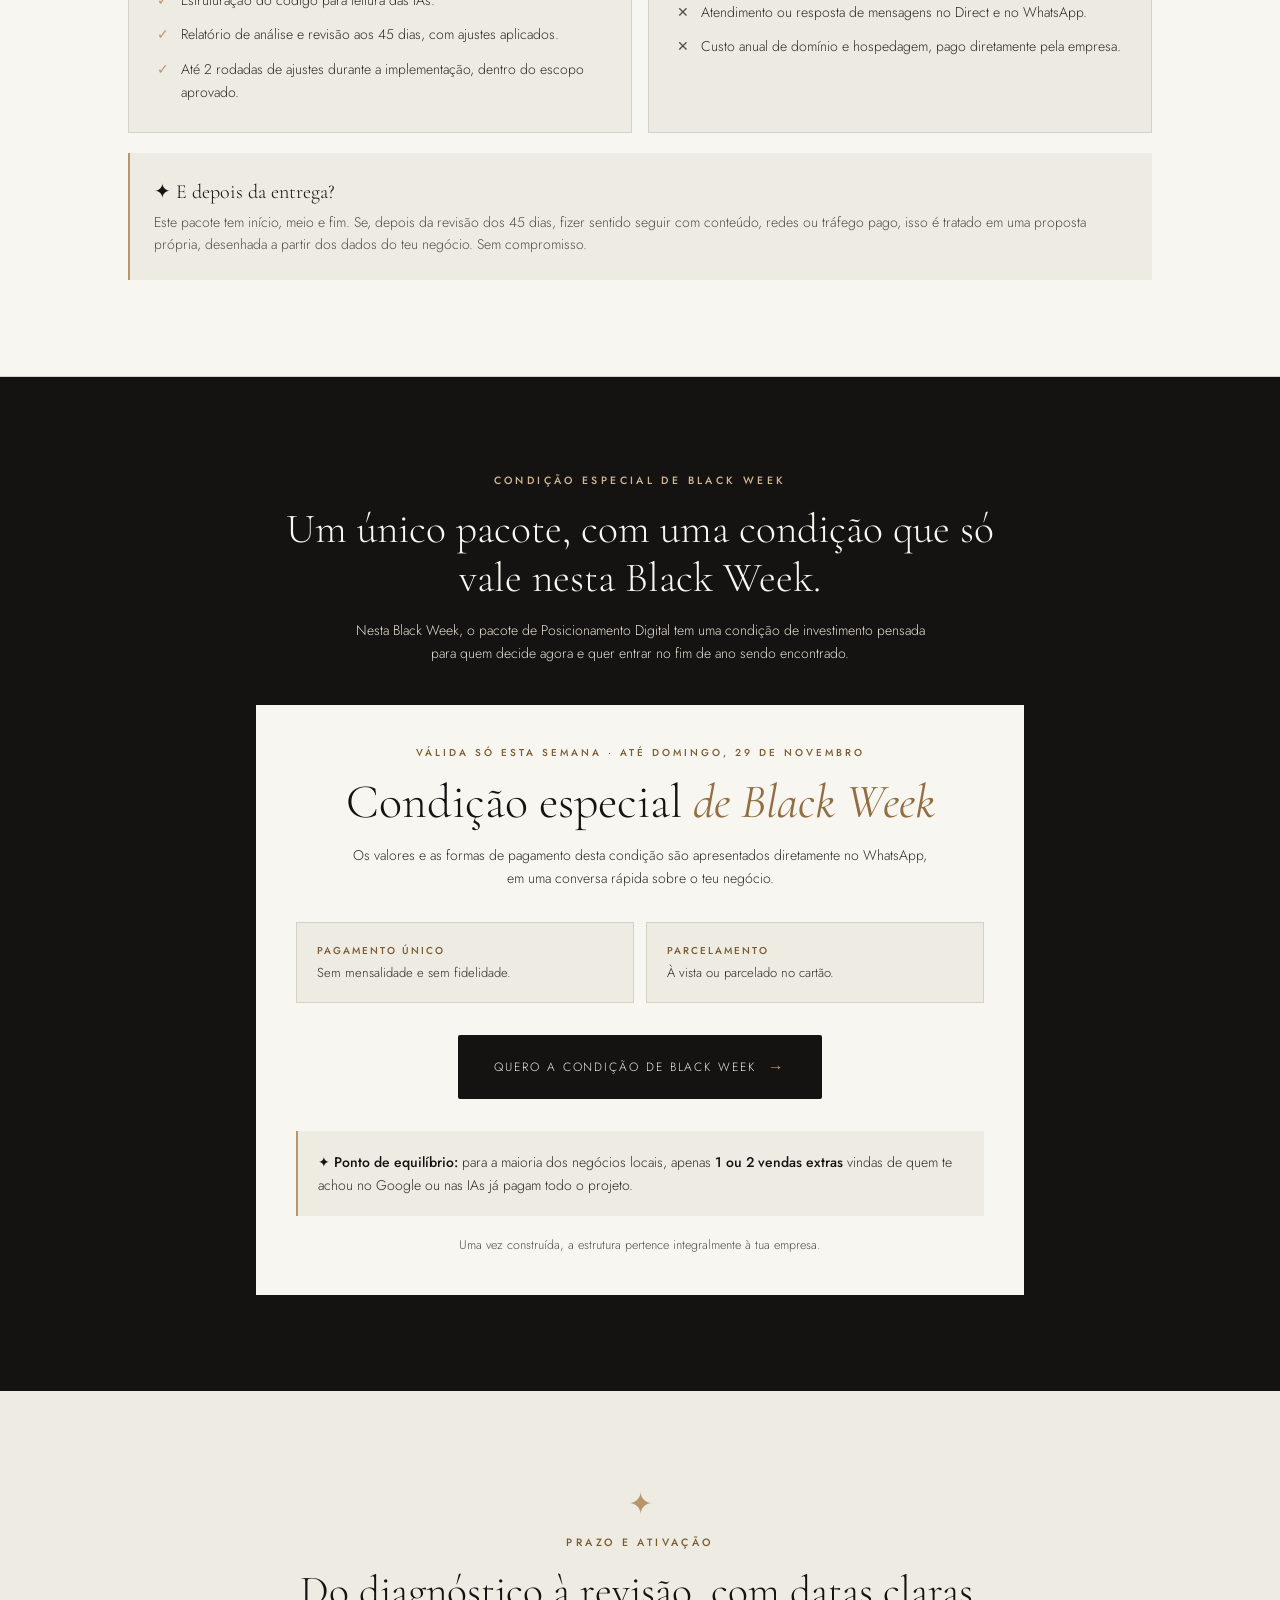
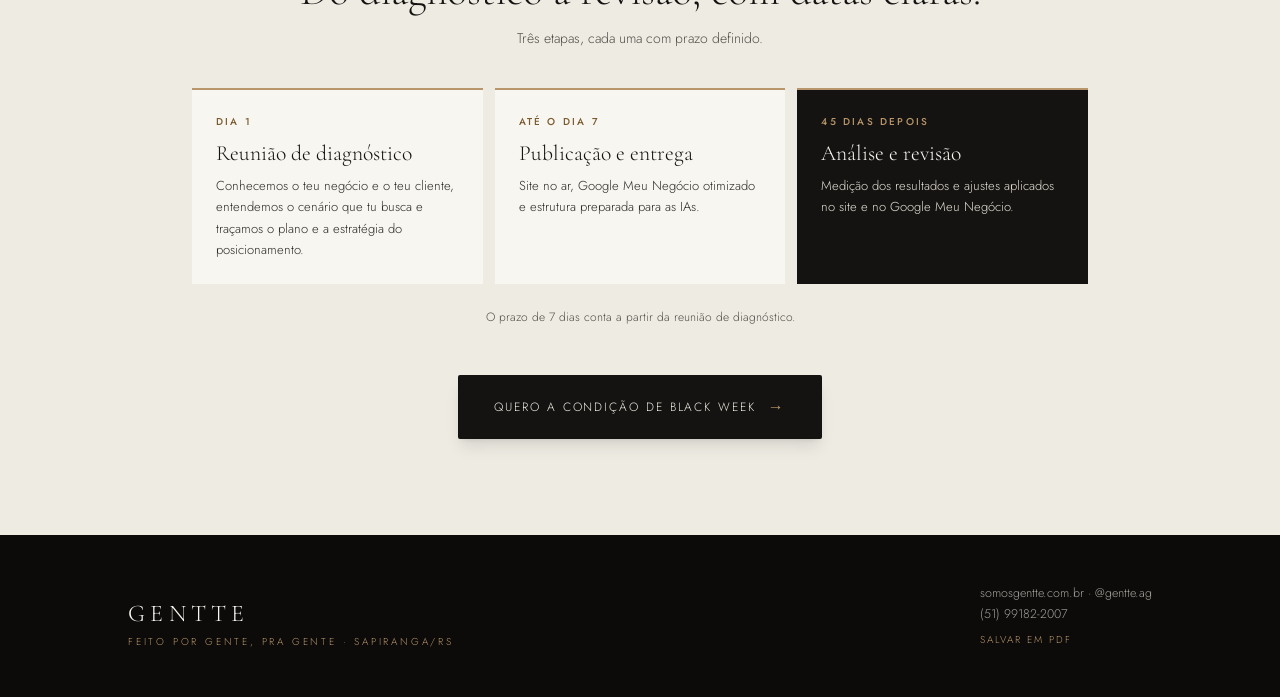
<file: posicionamento.html>
<!DOCTYPE html>
<html lang="pt-BR">
<head>
<meta charset="UTF-8">
<meta name="viewport" content="width=device-width, initial-scale=1, viewport-fit=cover">
<title>Black Week · Posicionamento Digital · Gentte</title>
<meta name="description" content="Teu negócio encontrado no Google e preparado para as inteligências artificiais. Site, Google Meu Negócio e revisão aos 45 dias, entregue em 7 dias. Condição especial de Black Week, só esta semana.">
<meta name="robots" content="noindex, follow">
<meta name="author" content="Gentte">
<meta name="theme-color" content="#141311">
<link rel="canonical" href="https://somosgentte.com.br/posicionamento">
<meta property="og:type" content="website">
<meta property="og:site_name" content="Gentte">
<meta property="og:locale" content="pt_BR">
<meta property="og:url" content="https://somosgentte.com.br/posicionamento">
<meta property="og:title" content="Teu concorrente não é melhor que tu. Ele só aparece mais.">
<meta property="og:description" content="Black Week Gentte: site, Google Meu Negócio e preparação para as IAs, entregue em 7 dias. Condição especial só esta semana.">
<meta property="og:image" content="https://somosgentte.com.br/og-posicionamento.jpg?v=1">
<meta property="og:image:secure_url" content="https://somosgentte.com.br/og-posicionamento.jpg?v=1">
<meta property="og:image:type" content="image/jpeg">
<meta property="og:image:width" content="1200">
<meta property="og:image:height" content="630">
<meta property="og:image:alt" content="Gentte · Posicionamento Digital · Teu concorrente não é melhor que tu, ele só aparece mais">
<meta name="twitter:card" content="summary_large_image">
<meta name="twitter:title" content="Teu concorrente não é melhor que tu. Ele só aparece mais.">
<meta name="twitter:description" content="Site, Google Meu Negócio e preparação para as IAs, entregue em 7 dias.">
<meta name="twitter:image" content="https://somosgentte.com.br/og-posicionamento.jpg?v=1">
<link rel="icon" href="/favicon.ico" sizes="any">
<link rel="icon" type="image/png" sizes="32x32" href="/favicon-32.png">
<link rel="apple-touch-icon" href="/apple-touch-icon.png">
<link rel="manifest" href="/site.webmanifest">
<link rel="preload" href="/cormorant-garamond-latin-wght-normal.woff2" as="font" type="font/woff2" crossorigin>
<link rel="preload" href="/jost-latin-wght-normal.woff2" as="font" type="font/woff2" crossorigin>
<style>*,:after,:before{--tw-border-spacing-x:0;--tw-border-spacing-y:0;--tw-translate-x:0;--tw-translate-y:0;--tw-rotate:0;--tw-skew-x:0;--tw-skew-y:0;--tw-scale-x:1;--tw-scale-y:1;--tw-pan-x: ;--tw-pan-y: ;--tw-pinch-zoom: ;--tw-scroll-snap-strictness:proximity;--tw-gradient-from-position: ;--tw-gradient-via-position: ;--tw-gradient-to-position: ;--tw-ordinal: ;--tw-slashed-zero: ;--tw-numeric-figure: ;--tw-numeric-spacing: ;--tw-numeric-fraction: ;--tw-ring-inset: ;--tw-ring-offset-width:0px;--tw-ring-offset-color:#fff;--tw-ring-color:rgba(59,130,246,.5);--tw-ring-offset-shadow:0 0 #0000;--tw-ring-shadow:0 0 #0000;--tw-shadow:0 0 #0000;--tw-shadow-colored:0 0 #0000;--tw-blur: ;--tw-brightness: ;--tw-contrast: ;--tw-grayscale: ;--tw-hue-rotate: ;--tw-invert: ;--tw-saturate: ;--tw-sepia: ;--tw-drop-shadow: ;--tw-backdrop-blur: ;--tw-backdrop-brightness: ;--tw-backdrop-contrast: ;--tw-backdrop-grayscale: ;--tw-backdrop-hue-rotate: ;--tw-backdrop-invert: ;--tw-backdrop-opacity: ;--tw-backdrop-saturate: ;--tw-backdrop-sepia: ;--tw-contain-size: ;--tw-contain-layout: ;--tw-contain-paint: ;--tw-contain-style: }::backdrop{--tw-border-spacing-x:0;--tw-border-spacing-y:0;--tw-translate-x:0;--tw-translate-y:0;--tw-rotate:0;--tw-skew-x:0;--tw-skew-y:0;--tw-scale-x:1;--tw-scale-y:1;--tw-pan-x: ;--tw-pan-y: ;--tw-pinch-zoom: ;--tw-scroll-snap-strictness:proximity;--tw-gradient-from-position: ;--tw-gradient-via-position: ;--tw-gradient-to-position: ;--tw-ordinal: ;--tw-slashed-zero: ;--tw-numeric-figure: ;--tw-numeric-spacing: ;--tw-numeric-fraction: ;--tw-ring-inset: ;--tw-ring-offset-width:0px;--tw-ring-offset-color:#fff;--tw-ring-color:rgba(59,130,246,.5);--tw-ring-offset-shadow:0 0 #0000;--tw-ring-shadow:0 0 #0000;--tw-shadow:0 0 #0000;--tw-shadow-colored:0 0 #0000;--tw-blur: ;--tw-brightness: ;--tw-contrast: ;--tw-grayscale: ;--tw-hue-rotate: ;--tw-invert: ;--tw-saturate: ;--tw-sepia: ;--tw-drop-shadow: ;--tw-backdrop-blur: ;--tw-backdrop-brightness: ;--tw-backdrop-contrast: ;--tw-backdrop-grayscale: ;--tw-backdrop-hue-rotate: ;--tw-backdrop-invert: ;--tw-backdrop-opacity: ;--tw-backdrop-saturate: ;--tw-backdrop-sepia: ;--tw-contain-size: ;--tw-contain-layout: ;--tw-contain-paint: ;--tw-contain-style: }/*! tailwindcss v3.4.17 | MIT License | https://tailwindcss.com*/*,:after,:before{box-sizing:border-box;border:0 solid #e5e7eb}:after,:before{--tw-content:""}:host,html{line-height:1.5;-webkit-text-size-adjust:100%;-moz-tab-size:4;-o-tab-size:4;tab-size:4;font-family:Jost,-apple-system,BlinkMacSystemFont,sans-serif;font-feature-settings:normal;font-variation-settings:normal;-webkit-tap-highlight-color:transparent}body{margin:0;line-height:inherit}hr{height:0;color:inherit;border-top-width:1px}abbr:where([title]){-webkit-text-decoration:underline dotted;text-decoration:underline dotted}h1,h2,h3,h4,h5,h6{font-size:inherit;font-weight:inherit}a{color:inherit;text-decoration:inherit}b,strong{font-weight:bolder}code,kbd,pre,samp{font-family:ui-monospace,SFMono-Regular,Menlo,Monaco,Consolas,Liberation Mono,Courier New,monospace;font-feature-settings:normal;font-variation-settings:normal;font-size:1em}small{font-size:80%}sub,sup{font-size:75%;line-height:0;position:relative;vertical-align:baseline}sub{bottom:-.25em}sup{top:-.5em}table{text-indent:0;border-color:inherit;border-collapse:collapse}button,input,optgroup,select,textarea{font-family:inherit;font-feature-settings:inherit;font-variation-settings:inherit;font-size:100%;font-weight:inherit;line-height:inherit;letter-spacing:inherit;color:inherit;margin:0;padding:0}button,select{text-transform:none}button,input:where([type=button]),input:where([type=reset]),input:where([type=submit]){-webkit-appearance:button;background-color:transparent;background-image:none}:-moz-focusring{outline:auto}:-moz-ui-invalid{box-shadow:none}progress{vertical-align:baseline}::-webkit-inner-spin-button,::-webkit-outer-spin-button{height:auto}[type=search]{-webkit-appearance:textfield;outline-offset:-2px}::-webkit-search-decoration{-webkit-appearance:none}::-webkit-file-upload-button{-webkit-appearance:button;font:inherit}summary{display:list-item}blockquote,dd,dl,figure,h1,h2,h3,h4,h5,h6,hr,p,pre{margin:0}fieldset{margin:0}fieldset,legend{padding:0}menu,ol,ul{list-style:none;margin:0;padding:0}dialog{padding:0}textarea{resize:vertical}input::-moz-placeholder,textarea::-moz-placeholder{opacity:1;color:#9ca3af}input::placeholder,textarea::placeholder{opacity:1;color:#9ca3af}[role=button],button{cursor:pointer}:disabled{cursor:default}audio,canvas,embed,iframe,img,object,svg,video{display:block;vertical-align:middle}img,video{max-width:100%;height:auto}[hidden]:where(:not([hidden=until-found])){display:none}.fixed{position:fixed}.relative{position:relative}.sticky{position:sticky}.inset-x-0{left:0;right:0}.bottom-0{bottom:0}.top-0{top:0}.z-50{z-index:50}.mx-auto{margin-left:auto;margin-right:auto}.mb-1{margin-bottom:.25rem}.mb-1\.5{margin-bottom:.375rem}.mb-10{margin-bottom:2.5rem}.mb-12{margin-bottom:3rem}.mb-2{margin-bottom:.5rem}.mb-3{margin-bottom:.75rem}.mb-4{margin-bottom:1rem}.mb-5{margin-bottom:1.25rem}.mb-6{margin-bottom:1.5rem}.mb-8{margin-bottom:2rem}.mb-9{margin-bottom:2.25rem}.mt-1\.5{margin-top:.375rem}.mt-2{margin-top:.5rem}.mt-6{margin-top:1.5rem}.block{display:block}.flex{display:flex}.inline-flex{display:inline-flex}.grid{display:grid}.hidden{display:none}.h-14{height:3.5rem}.h-6{height:1.5rem}.h-px{height:1px}.w-12{width:3rem}.w-6{width:1.5rem}.w-full{width:100%}.min-w-0{min-width:0}.max-w-2xl{max-width:42rem}.max-w-3xl{max-width:48rem}.max-w-4xl{max-width:56rem}.max-w-5xl{max-width:64rem}.max-w-xl{max-width:36rem}.shrink-0{flex-shrink:0}.transform{transform:translate(var(--tw-translate-x),var(--tw-translate-y)) rotate(var(--tw-rotate)) skewX(var(--tw-skew-x)) skewY(var(--tw-skew-y)) scaleX(var(--tw-scale-x)) scaleY(var(--tw-scale-y))}.grid-cols-1{grid-template-columns:repeat(1,minmax(0,1fr))}.flex-col{flex-direction:column}.items-center{align-items:center}.justify-center{justify-content:center}.justify-between{justify-content:space-between}.gap-2{gap:.5rem}.gap-3{gap:.75rem}.gap-4{gap:1rem}.gap-6{gap:1.5rem}.space-y-2\.5>:not([hidden])~:not([hidden]){--tw-space-y-reverse:0;margin-top:calc(.625rem*(1 - var(--tw-space-y-reverse)));margin-bottom:calc(.625rem*var(--tw-space-y-reverse))}.space-y-3>:not([hidden])~:not([hidden]){--tw-space-y-reverse:0;margin-top:calc(.75rem*(1 - var(--tw-space-y-reverse)));margin-bottom:calc(.75rem*var(--tw-space-y-reverse))}.space-y-4>:not([hidden])~:not([hidden]){--tw-space-y-reverse:0;margin-top:calc(1rem*(1 - var(--tw-space-y-reverse)));margin-bottom:calc(1rem*var(--tw-space-y-reverse))}.truncate{overflow:hidden;text-overflow:ellipsis;white-space:nowrap}.rounded-full{border-radius:9999px}.rounded-sm{border-radius:.125rem}.border{border-width:1px}.border-y{border-top-width:1px}.border-b,.border-y{border-bottom-width:1px}.border-l{border-left-width:1px}.border-l-2{border-left-width:2px}.border-t{border-top-width:1px}.border-t-2{border-top-width:2px}.border-cream-dark{--tw-border-opacity:1;border-color:rgb(213 209 196/var(--tw-border-opacity,1))}.border-gold{--tw-border-opacity:1;border-color:rgb(184 149 106/var(--tw-border-opacity,1))}.border-ink\/25{border-color:rgba(20,19,17,.25)}.bg-cream{--tw-bg-opacity:1;background-color:rgb(237 235 226/var(--tw-bg-opacity,1))}.bg-cream-dark{--tw-bg-opacity:1;background-color:rgb(213 209 196/var(--tw-bg-opacity,1))}.bg-cream-light{--tw-bg-opacity:1;background-color:rgb(248 246 240/var(--tw-bg-opacity,1))}.bg-cream-mid\/50{background-color:hsla(47,19%,86%,.5)}.bg-cream\/90{background-color:hsla(49,23%,91%,.9)}.bg-cream\/95{background-color:hsla(49,23%,91%,.95)}.bg-gold{--tw-bg-opacity:1;background-color:rgb(184 149 106/var(--tw-bg-opacity,1))}.bg-ink{--tw-bg-opacity:1;background-color:rgb(20 19 17/var(--tw-bg-opacity,1))}.bg-ink-dark{--tw-bg-opacity:1;background-color:rgb(12 11 10/var(--tw-bg-opacity,1))}.p-5{padding:1.25rem}.p-6{padding:1.5rem}.p-7{padding:1.75rem}.px-4{padding-left:1rem;padding-right:1rem}.px-5{padding-left:1.25rem;padding-right:1.25rem}.px-7{padding-left:1.75rem;padding-right:1.75rem}.px-9{padding-left:2.25rem;padding-right:2.25rem}.py-12{padding-top:3rem;padding-bottom:3rem}.py-16{padding-top:4rem;padding-bottom:4rem}.py-2\.5{padding-top:.625rem;padding-bottom:.625rem}.py-4{padding-top:1rem;padding-bottom:1rem}.py-5{padding-top:1.25rem;padding-bottom:1.25rem}.pb-16{padding-bottom:4rem}.pb-20{padding-bottom:5rem}.pl-3{padding-left:.75rem}.pt-12{padding-top:3rem}.pt-3{padding-top:.75rem}.text-left{text-align:left}.text-center{text-align:center}.font-sans{font-family:Jost,-apple-system,BlinkMacSystemFont,sans-serif}.font-serif{font-family:Cormorant Garamond,Georgia,serif}.text-2xl{font-size:1.5rem;line-height:2rem}.text-3xl{font-size:1.875rem;line-height:2.25rem}.text-\[1\.25rem\]{font-size:1.25rem}.text-\[1\.35rem\]{font-size:1.35rem}.text-\[1\.45rem\]{font-size:1.45rem}.text-\[1\.4rem\]{font-size:1.4rem}.text-\[1\.9rem\]{font-size:1.9rem}.text-\[10px\]{font-size:10px}.text-\[11\.5px\]{font-size:11.5px}.text-\[11px\]{font-size:11px}.text-\[12\.5px\]{font-size:12.5px}.text-\[12px\]{font-size:12px}.text-\[13\.5px\]{font-size:13.5px}.text-\[13px\]{font-size:13px}.text-\[14px\]{font-size:14px}.text-\[15px\]{font-size:15px}.text-\[2\.15rem\]{font-size:2.15rem}.text-\[3\.4rem\]{font-size:3.4rem}.text-base{font-size:1rem;line-height:1.5rem}.text-lg{font-size:1.125rem;line-height:1.75rem}.text-sm{font-size:.875rem;line-height:1.25rem}.text-xl{font-size:1.25rem;line-height:1.75rem}.text-xs{font-size:.75rem;line-height:1rem}.font-light{font-weight:300}.font-medium{font-weight:500}.font-normal{font-weight:400}.uppercase{text-transform:uppercase}.italic{font-style:italic}.leading-\[1\.14\]{line-height:1.14}.leading-\[1\.18\]{line-height:1.18}.leading-none{line-height:1}.leading-relaxed{line-height:1.625}.leading-snug{line-height:1.375}.leading-tight{line-height:1.25}.tracking-\[0\.15em\]{letter-spacing:.15em}.tracking-\[0\.16em\]{letter-spacing:.16em}.tracking-\[0\.18em\]{letter-spacing:.18em}.tracking-\[0\.22em\]{letter-spacing:.22em}.tracking-\[0\.25em\]{letter-spacing:.25em}.tracking-\[0\.28em\]{letter-spacing:.28em}.tracking-\[0\.2em\]{letter-spacing:.2em}.tracking-\[0\.3em\]{letter-spacing:.3em}.text-cream{--tw-text-opacity:1;color:rgb(237 235 226/var(--tw-text-opacity,1))}.text-cream-light{--tw-text-opacity:1;color:rgb(248 246 240/var(--tw-text-opacity,1))}.text-cream-mid{--tw-text-opacity:1;color:rgb(226 223 212/var(--tw-text-opacity,1))}.text-cream-mid\/70{color:hsla(47,19%,86%,.7)}.text-gold{--tw-text-opacity:1;color:rgb(184 149 106/var(--tw-text-opacity,1))}.text-gold-dark{--tw-text-opacity:1;color:rgb(147 110 66/var(--tw-text-opacity,1))}.text-gold-text{--tw-text-opacity:1;color:rgb(122 90 47/var(--tw-text-opacity,1))}.text-ink{--tw-text-opacity:1;color:rgb(20 19 17/var(--tw-text-opacity,1))}.text-ink-muted{--tw-text-opacity:1;color:rgb(82 79 73/var(--tw-text-opacity,1))}.text-ink-soft{--tw-text-opacity:1;color:rgb(45 43 39/var(--tw-text-opacity,1))}.antialiased{-webkit-font-smoothing:antialiased;-moz-osx-font-smoothing:grayscale}.shadow-lg{--tw-shadow:0 10px 15px -3px rgba(0,0,0,.1),0 4px 6px -4px rgba(0,0,0,.1);--tw-shadow-colored:0 10px 15px -3px var(--tw-shadow-color),0 4px 6px -4px var(--tw-shadow-color);box-shadow:var(--tw-ring-offset-shadow,0 0 #0000),var(--tw-ring-shadow,0 0 #0000),var(--tw-shadow)}.backdrop-blur-md{--tw-backdrop-blur:blur(12px);-webkit-backdrop-filter:var(--tw-backdrop-blur) var(--tw-backdrop-brightness) var(--tw-backdrop-contrast) var(--tw-backdrop-grayscale) var(--tw-backdrop-hue-rotate) var(--tw-backdrop-invert) var(--tw-backdrop-opacity) var(--tw-backdrop-saturate) var(--tw-backdrop-sepia);backdrop-filter:var(--tw-backdrop-blur) var(--tw-backdrop-brightness) var(--tw-backdrop-contrast) var(--tw-backdrop-grayscale) var(--tw-backdrop-hue-rotate) var(--tw-backdrop-invert) var(--tw-backdrop-opacity) var(--tw-backdrop-saturate) var(--tw-backdrop-sepia)}.transition{transition-property:color,background-color,border-color,text-decoration-color,fill,stroke,opacity,box-shadow,transform,filter,-webkit-backdrop-filter;transition-property:color,background-color,border-color,text-decoration-color,fill,stroke,opacity,box-shadow,transform,filter,backdrop-filter;transition-property:color,background-color,border-color,text-decoration-color,fill,stroke,opacity,box-shadow,transform,filter,backdrop-filter,-webkit-backdrop-filter;transition-timing-function:cubic-bezier(.4,0,.2,1);transition-duration:.15s}.transition-colors{transition-property:color,background-color,border-color,text-decoration-color,fill,stroke;transition-timing-function:cubic-bezier(.4,0,.2,1);transition-duration:.15s}.hover\:border-ink:hover{--tw-border-opacity:1;border-color:rgb(20 19 17/var(--tw-border-opacity,1))}.hover\:bg-ink-soft:hover{--tw-bg-opacity:1;background-color:rgb(45 43 39/var(--tw-bg-opacity,1))}.hover\:text-gold-light:hover{--tw-text-opacity:1;color:rgb(212 184 150/var(--tw-text-opacity,1))}@media (min-width:640px){.sm\:block{display:block}.sm\:h-16{height:4rem}.sm\:w-auto{width:auto}.sm\:grid-cols-3{grid-template-columns:repeat(3,minmax(0,1fr))}.sm\:flex-row{flex-direction:row}.sm\:items-end{align-items:flex-end}.sm\:p-10{padding:2.5rem}.sm\:p-8{padding:2rem}.sm\:px-8{padding-left:2rem;padding-right:2rem}.sm\:py-24{padding-top:6rem}.sm\:pb-24,.sm\:py-24{padding-bottom:6rem}.sm\:pt-20{padding-top:5rem}.sm\:text-left{text-align:left}.sm\:text-2xl{font-size:1.5rem;line-height:2rem}.sm\:text-5xl{font-size:3rem;line-height:1}.sm\:text-6xl{font-size:3.75rem;line-height:1}.sm\:text-\[2\.6rem\]{font-size:2.6rem}.sm\:text-lg{font-size:1.125rem;line-height:1.75rem}.sm\:text-xl{font-size:1.25rem;line-height:1.75rem}}@media (min-width:768px){.md\:inline{display:inline}.md\:inline-flex{display:inline-flex}.md\:hidden{display:none}.md\:grid-cols-2{grid-template-columns:repeat(2,minmax(0,1fr))}.md\:pb-0{padding-bottom:0}}@media (min-width:1024px){.lg\:col-span-3{grid-column:span 3/span 3}.lg\:grid-cols-3{grid-template-columns:repeat(3,minmax(0,1fr))}.lg\:text-\[3\.6rem\]{font-size:3.6rem}}</style>

<style>
  @font-face { font-family: 'Cormorant Garamond'; font-style: normal; font-weight: 300 700; font-display: swap;
    src: url('/cormorant-garamond-latin-wght-normal.woff2') format('woff2'); }
  @font-face { font-family: 'Cormorant Garamond'; font-style: italic; font-weight: 300 700; font-display: swap;
    src: url('/cormorant-garamond-latin-wght-italic.woff2') format('woff2'); }
  @font-face { font-family: 'Jost'; font-style: normal; font-weight: 300 700; font-display: swap;
    src: url('/jost-latin-wght-normal.woff2') format('woff2'); }
  html { scroll-behavior: smooth; -webkit-text-size-adjust: 100%; }
  body {
    background: #EDEBE2; color: #141311;
    font-family: 'Jost', -apple-system, sans-serif; font-weight: 300;
    -webkit-font-smoothing: antialiased; overflow-x: hidden;
  }
  .font-serif { font-family: 'Cormorant Garamond', Georgia, serif; }
  .eyebrow {
    font-size: 0.66rem; letter-spacing: 0.32em; text-transform: uppercase;
    color: #7A5A2F; font-weight: 500;
  }
  .on-dark .eyebrow { color: #D4B896; }
  section[id] { scroll-margin-top: 4.5rem; }

  /* barra fixa de CTA no celular */
  #mobileCta { transform: translateY(110%); transition: transform .35s ease; }
  #mobileCta.show { transform: translateY(0); }

  /* entrada suave das seções */
  .reveal { opacity: 0; transform: translateY(14px); transition: opacity .7s ease, transform .7s ease; }
  .reveal.in { opacity: 1; transform: none; }
  @media (prefers-reduced-motion: reduce) {
    .reveal { opacity: 1; transform: none; transition: none; }
    html { scroll-behavior: auto; }
  }

  @media print {
    #topbar, #mobileCta, .no-print { display: none !important; }
    body { background: #fff !important; padding-bottom: 0 !important; }
    .reveal { opacity: 1 !important; transform: none !important; }
    section { break-inside: avoid; }
  }

.bw-strip{font-size:10.5px}
.bw-ctx{font-size:1.15rem;margin-top:-1rem}
@media (min-width:640px){.bw-strip{font-size:11px}.bw-ctx{font-size:1.35rem}}
</style>
</head>
<body class="pb-20 md:pb-0">

<!-- TOPO -->
<div class="bg-ink text-center px-4 py-2.5">
  <a href="#investimento" class="bw-strip tracking-[0.22em] uppercase text-cream-light">Black Week Gentte <span class="text-gold">·</span> Condição especial só até domingo, 29/11 <span class="font-serif text-gold">→</span></a>
</div>
<header id="topbar" class="sticky top-0 z-50 bg-cream/90 backdrop-blur-md border-b border-cream-dark">
  <div class="max-w-5xl mx-auto px-5 sm:px-8 h-14 sm:h-16 flex items-center justify-between gap-4">
    <div class="flex items-center gap-3 min-w-0">
      <a href="#topo" class="font-serif font-light text-xl sm:text-2xl tracking-[0.22em] text-ink">GENTTE</a>
      <span class="hidden md:inline border-l border-cream-dark pl-3 text-[10px] tracking-[0.28em] uppercase text-ink-muted truncate">Black Week · Posicionamento Digital</span>
    </div>
    <a href="https://wa.me/5551991822007?text=Ol%C3%A1!%20Vi%20a%20p%C3%A1gina%20de%20Posicionamento%20Digital%20da%20Gentte%20e%20quero%20saber%20a%20condi%C3%A7%C3%A3o%20especial%20de%20Black%20Week." target="_blank" rel="noopener"
       class="hidden md:inline-flex shrink-0 items-center gap-2 bg-ink hover:bg-ink-soft text-cream text-[11px] tracking-[0.16em] uppercase px-5 py-2.5 rounded-sm transition-colors">
      Falar no WhatsApp <span class="font-serif text-gold text-sm">→</span>
    </a>
  </div>
</header>

<main>

<!-- 1 · HERO -->
<section id="topo" class="px-5 sm:px-8 pt-12 pb-16 sm:pt-20 sm:pb-24">
  <div class="max-w-5xl mx-auto text-center">
    <p class="eyebrow mb-5">Black Week Gentte · Só esta semana</p>
    <h1 class="font-serif font-light text-ink text-[2.15rem] leading-[1.14] sm:text-5xl lg:text-[3.6rem] max-w-3xl mx-auto mb-6">
      Como teu negócio vai <em class="text-gold-dark italic font-normal">ser encontrado</em>, sair da invisibilidade e <em class="text-gold-dark italic font-normal">vender mais</em>.
    </h1>
    <div class="w-12 h-px bg-gold mx-auto mb-6"></div>
    <p class="text-ink-soft text-[15px] sm:text-lg leading-relaxed max-w-2xl mx-auto mb-9">
      Uma intervenção técnica e comercial da <strong class="font-medium text-ink">GENTTE</strong> para negócios locais que hoje dependem de indicação e não aparecem quando o cliente pesquisa no Google ou nas inteligências artificiais.
    </p>
    <p class="bw-ctx font-serif italic text-gold-text leading-snug max-w-2xl mx-auto mb-9">Fim de ano e começo de ano são quando muita gente pesquisa onde comprar e quem contratar. Quem se estrutura agora chega nesse período sendo encontrado.</p>

    <div class="flex flex-col sm:flex-row items-center justify-center gap-3 mb-12 no-print">
      <a href="#entregas" class="w-full sm:w-auto bg-ink hover:bg-ink-soft text-cream text-[11px] tracking-[0.16em] uppercase px-7 py-4 rounded-sm transition-colors">Ver o que está incluído</a>
      <a href="#investimento" class="w-full sm:w-auto border border-ink/25 hover:border-ink text-ink text-[11px] tracking-[0.16em] uppercase px-7 py-4 rounded-sm transition-colors">Ver condição especial</a>
    </div>

    <div class="grid grid-cols-1 sm:grid-cols-3 gap-3 text-left">
      <div class="p-6 bg-cream-light border-l-2 border-gold">
        <span class="text-[10px] tracking-[0.25em] uppercase text-gold-text font-medium block mb-1.5">01 · Ser visto</span>
        <h3 class="font-serif text-[1.35rem] text-ink mb-1.5">No Google e nas IAs</h3>
        <p class="text-[13px] text-ink-soft leading-relaxed">Presença no Google Maps, na busca local e estrutura preparada para ser lida por ChatGPT, Gemini e Perplexity.</p>
      </div>
      <div class="p-6 bg-cream-light border-l-2 border-gold">
        <span class="text-[10px] tracking-[0.25em] uppercase text-gold-text font-medium block mb-1.5">02 · Ser percebido</span>
        <h3 class="font-serif text-[1.35rem] text-ink mb-1.5">Site com autoridade</h3>
        <p class="text-[13px] text-ink-soft leading-relaxed">Uma página moderna e rápida que elimina o amadorismo e transmite a solidez que o teu negócio já tem fora da internet.</p>
      </div>
      <div class="p-6 bg-cream-light border-l-2 border-gold">
        <span class="text-[10px] tracking-[0.25em] uppercase text-gold-text font-medium block mb-1.5">03 · Vender mais</span>
        <h3 class="font-serif text-[1.35rem] text-ink mb-1.5">Direto no WhatsApp</h3>
        <p class="text-[13px] text-ink-soft leading-relaxed">Toda a estrutura conduz o cliente interessado para o balcão digital do teu negócio fechar a venda.</p>
      </div>
    </div>
  </div>
</section>

<!-- 2 · DIAGNÓSTICO -->
<section id="diagnostico" class="px-5 sm:px-8 py-16 sm:py-24 bg-cream-light border-y border-cream-dark reveal">
  <div class="max-w-5xl mx-auto">
    <p class="eyebrow mb-4">Diagnóstico comercial</p>
    <h2 class="font-serif font-light text-ink text-[1.9rem] leading-[1.18] sm:text-[2.6rem] mb-3">
      “Teu concorrente não é melhor que tu.<br class="hidden sm:block"> <em class="italic text-gold-dark font-normal">Ele só aparece mais.”</em>
    </h2>
    <p class="text-sm text-ink-muted mb-10">O risco real de sustentar uma empresa só no boca a boca e na indicação passiva.</p>

    <div class="grid grid-cols-1 md:grid-cols-2 gap-4 mb-10">
      <div class="p-7 bg-cream border border-cream-dark">
        <span class="text-gold text-lg block mb-2">✕</span>
        <h3 class="font-serif text-[1.4rem] text-ink mb-4">Onde tua empresa está hoje</h3>
        <ul class="space-y-4 text-[14px] text-ink-soft leading-relaxed">
          <li class="flex gap-3"><span class="text-gold">•</span><span><strong class="font-medium text-ink">Dependência de indicação.</strong> Se ninguém te indicar nesta semana, o faturamento não entra.</span></li>
          <li class="flex gap-3"><span class="text-gold">•</span><span><strong class="font-medium text-ink">Invisível na hora da compra.</strong> Quem pesquisa no Google ou no Maps pelo que tu vende encontra teu concorrente.</span></li>
          <li class="flex gap-3"><span class="text-gold">•</span><span><strong class="font-medium text-ink">Fora das inteligências artificiais.</strong> Quem pergunta ao ChatGPT <em>"onde comprar [teu nicho] na minha cidade"</em> não recebe teu nome, porque tua empresa não tem dados estruturados.</span></li>
        </ul>
      </div>
      <div class="p-7 bg-ink">
        <span class="text-gold text-lg block mb-2">✦</span>
        <h3 class="font-serif text-[1.4rem] text-cream-light mb-4">Depois do posicionamento GENTTE</h3>
        <ul class="space-y-4 text-[14px] text-cream-mid leading-relaxed">
          <li class="flex gap-3"><span class="text-gold">✓</span><span><strong class="font-medium text-cream-light">Casa própria estruturada.</strong> Um site rápido e moderno, funcionando 24 horas por dia com teus diferenciais.</span></li>
          <li class="flex gap-3"><span class="text-gold">✓</span><span><strong class="font-medium text-cream-light">Google Meu Negócio impecável.</strong> Ficha oficial otimizada com catálogo, horário, endereço e botão de chamada.</span></li>
          <li class="flex gap-3"><span class="text-gold">✓</span><span><strong class="font-medium text-cream-light">Preparado para as IAs.</strong> Teu negócio passa a ser lido pelo ChatGPT e pelo Google, criando a base para ser citado como referência local.</span></li>
        </ul>
      </div>
    </div>

    <p class="text-center font-serif italic text-gold-text text-lg sm:text-xl">“Quem confia, compra. Mas para confiar, o cliente precisa primeiro te encontrar.”</p>
  </div>
</section>

<!-- 3 · ENTREGAS -->
<section id="entregas" class="px-5 sm:px-8 py-16 sm:py-24 reveal">
  <div class="max-w-5xl mx-auto">
    <p class="eyebrow mb-4">O que está incluído</p>
    <h2 class="font-serif font-light text-ink text-[1.9rem] leading-[1.18] sm:text-[2.6rem] mb-3">Quatro entregas, um pacote.</h2>
    <p class="text-sm text-ink-muted mb-10">Presença, busca e conversão, entregue em 7 dias e revisada 45 dias depois.</p>

    <div class="grid grid-cols-1 lg:grid-cols-3 gap-4">
      <div class="p-7 bg-cream-light border-t-2 border-gold">
        <span class="text-[10px] tracking-[0.22em] uppercase text-gold-text font-medium block mb-2">Entrega 01</span>
        <h3 class="font-serif text-[1.45rem] text-ink mb-2 leading-snug">Site oficial de página única</h3>
        <p class="text-[13px] text-ink-muted leading-relaxed mb-4">Desenvolvimento completo do site institucional da tua empresa.</p>
        <ul class="text-[13.5px] text-ink-soft space-y-2.5 leading-snug">
          <li class="flex gap-2"><span class="text-gold">—</span>Layout exclusivo, pensado primeiro para o celular</li>
          <li class="flex gap-2"><span class="text-gold">—</span>Carregamento rápido e otimizado</li>
          <li class="flex gap-2"><span class="text-gold">—</span>Botões de conversão direto para o WhatsApp</li>
          <li class="flex gap-2"><span class="text-gold">—</span>Domínio e hospedagem configurados em nome da tua empresa</li>
        </ul>
      </div>
      <div class="p-7 bg-cream-light border-t-2 border-gold">
        <span class="text-[10px] tracking-[0.22em] uppercase text-gold-text font-medium block mb-2">Entrega 02</span>
        <h3 class="font-serif text-[1.45rem] text-ink mb-2 leading-snug">Google Meu Negócio e SEO local</h3>
        <p class="text-[13px] text-ink-muted leading-relaxed mb-4">A vitrine que mais converte no comércio e nos serviços locais.</p>
        <ul class="text-[13.5px] text-ink-soft space-y-2.5 leading-snug">
          <li class="flex gap-2"><span class="text-gold">—</span>Categorização exata para aparecer nas buscas da região</li>
          <li class="flex gap-2"><span class="text-gold">—</span>Endereço no Maps e horários alinhados</li>
          <li class="flex gap-2"><span class="text-gold">—</span>Produtos e serviços cadastrados e organizados</li>
          <li class="flex gap-2"><span class="text-gold">—</span>Estratégia para coletar avaliações 5 estrelas</li>
        </ul>
      </div>
      <div class="p-7 bg-cream-light border-t-2 border-gold">
        <span class="text-[10px] tracking-[0.22em] uppercase text-gold-text font-medium block mb-2">Entrega 03</span>
        <h3 class="font-serif text-[1.45rem] text-ink mb-2 leading-snug">Preparação para as inteligências artificiais</h3>
        <p class="text-[13px] text-ink-muted leading-relaxed mb-4">Cada vez mais gente pede indicação para o ChatGPT, Gemini e Perplexity.</p>
        <ul class="text-[13.5px] text-ink-soft space-y-2.5 leading-snug">
          <li class="flex gap-2"><span class="text-gold">—</span>Dados estruturados Schema.org no código</li>
          <li class="flex gap-2"><span class="text-gold">—</span>Estrutura para as IAs lerem e entenderem teu negócio</li>
          <li class="flex gap-2"><span class="text-gold">—</span>Base técnica para ser citado em indicações locais</li>
          <li class="flex gap-2"><span class="text-gold">—</span>Preparação que a maioria dos concorrentes ainda não tem</li>
        </ul>
      </div>

      <div class="lg:col-span-3 p-7 sm:p-8 bg-ink border-t-2 border-gold">
        <span class="text-[10px] tracking-[0.22em] uppercase text-gold font-medium block mb-2">Entrega 04</span>
        <h3 class="font-serif text-[1.45rem] text-cream-light mb-3 leading-snug">Relatório de análise e revisão aos 45 dias</h3>
        <p class="text-[14px] text-cream-mid leading-relaxed max-w-3xl">45 dias depois da publicação, a GENTTE volta ao teu negócio para medir o que aconteceu: visitas ao site, cliques no WhatsApp, desempenho do Google Meu Negócio, posição nas buscas locais e um novo teste nas IAs. Com base nesses dados, aplicamos os ajustes necessários.</p>
      </div>
    </div>

    <p class="text-[13px] text-ink-muted leading-relaxed mt-6 max-w-3xl"><strong class="font-medium text-ink">Sobre os resultados:</strong> os efeitos em busca e nas inteligências artificiais aparecem de forma progressiva, ao longo de semanas e meses, conforme o Google e as IAs reconhecem a nova estrutura. É por isso que a revisão acontece aos 45 dias, e não no dia seguinte à entrega.</p>
  </div>
</section>

<!-- 4 · ESCOPO -->
<section id="escopo" class="px-5 sm:px-8 py-16 sm:py-24 bg-cream-light border-y border-cream-dark reveal">
  <div class="max-w-5xl mx-auto">
    <p class="eyebrow mb-4">Transparência radical</p>
    <h2 class="font-serif font-light text-ink text-[1.9rem] leading-[1.18] sm:text-[2.6rem] mb-10">Limites claros do que está contratado.</h2>

    <div class="grid grid-cols-1 md:grid-cols-2 gap-4 mb-5">
      <div class="p-7 bg-cream border border-cream-dark">
        <p class="text-[11px] tracking-[0.2em] uppercase text-ink font-medium mb-4 flex items-center gap-2"><span class="w-6 h-6 rounded-full bg-ink text-gold inline-flex items-center justify-center text-xs">✓</span>Incluso no pacote</p>
        <ul class="space-y-3 text-[14px] text-ink-soft leading-relaxed">
          <li class="flex gap-3"><span class="text-gold font-medium">✓</span>Criação, redação e publicação do site institucional de página única.</li>
          <li class="flex gap-3"><span class="text-gold font-medium">✓</span>Otimização técnica do Google Meu Negócio: ficha, dados, mapa e categorias.</li>
          <li class="flex gap-3"><span class="text-gold font-medium">✓</span>Estruturação do código para leitura das IAs.</li>
          <li class="flex gap-3"><span class="text-gold font-medium">✓</span>Relatório de análise e revisão aos 45 dias, com ajustes aplicados.</li>
          <li class="flex gap-3"><span class="text-gold font-medium">✓</span>Até 2 rodadas de ajustes durante a implementação, dentro do escopo aprovado.</li>
        </ul>
      </div>
      <div class="p-7 bg-cream-mid/50 border border-cream-dark">
        <p class="text-[11px] tracking-[0.2em] uppercase text-ink font-medium mb-4 flex items-center gap-2"><span class="w-6 h-6 rounded-full bg-cream-dark text-ink inline-flex items-center justify-center text-xs">✕</span>Não incluso</p>
        <ul class="space-y-3 text-[14px] text-ink-soft leading-relaxed">
          <li class="flex gap-3"><span class="text-ink-muted">✕</span>Planejamento de conteúdo, pautas e criação das artes dos posts.</li>
          <li class="flex gap-3"><span class="text-ink-muted">✕</span>Agendamento, postagem ou gestão diária das redes sociais.</li>
          <li class="flex gap-3"><span class="text-ink-muted">✕</span>Captação de fotos ou vídeos presenciais.</li>
          <li class="flex gap-3"><span class="text-ink-muted">✕</span>Atendimento ou resposta de mensagens no Direct e no WhatsApp.</li>
          <li class="flex gap-3"><span class="text-ink-muted">✕</span>Custo anual de domínio e hospedagem, pago diretamente pela empresa.</li>
        </ul>
      </div>
    </div>

    <div class="p-6 bg-cream border-l-2 border-gold">
      <p class="font-serif text-[1.25rem] text-ink mb-1">✦ E depois da entrega?</p>
      <p class="text-[14px] text-ink-muted leading-relaxed">Este pacote tem início, meio e fim. Se, depois da revisão dos 45 dias, fizer sentido seguir com conteúdo, redes ou tráfego pago, isso é tratado em uma proposta própria, desenhada a partir dos dados do teu negócio. Sem compromisso.</p>
    </div>
  </div>
</section>

<!-- 5 · CONDIÇÃO ESPECIAL -->
<section id="investimento" class="on-dark px-5 sm:px-8 py-16 sm:py-24 bg-ink reveal">
  <div class="max-w-3xl mx-auto">
    <p class="eyebrow mb-4 text-center">Condição especial de Black Week</p>
    <h2 class="font-serif font-light text-cream-light text-center text-[1.9rem] leading-[1.18] sm:text-[2.6rem] mb-4">Um único pacote, com uma condição que só vale nesta Black Week.</h2>
    <p class="text-center text-[14px] text-cream-mid leading-relaxed mb-10 max-w-xl mx-auto">Nesta Black Week, o pacote de Posicionamento Digital tem uma condição de investimento pensada para quem decide agora e quer entrar no fim de ano sendo encontrado.</p>

    <div class="bg-cream-light p-6 sm:p-10 text-center">
      <p class="text-[10px] tracking-[0.3em] uppercase text-gold-text font-medium mb-4">Válida só esta semana · Até domingo, 29 de novembro</p>
      <p class="font-serif font-light text-ink mb-4" style="font-size:clamp(2.1rem,6vw,3rem);line-height:1.1">Condição especial <em class="italic text-gold-dark font-normal">de Black Week</em></p>
      <p class="text-[14px] text-ink-soft leading-relaxed max-w-xl mx-auto mb-8">Os valores e as formas de pagamento desta condição são apresentados diretamente no WhatsApp, em uma conversa rápida sobre o teu negócio.</p>

      <div class="grid grid-cols-1 md:grid-cols-2 gap-3 text-left mb-8">
        <div class="p-5 bg-cream border border-cream-dark">
          <span class="text-[10px] tracking-[0.2em] uppercase text-gold-text font-medium block mb-1.5">Pagamento único</span>
          <p class="text-[13px] text-ink-soft leading-snug">Sem mensalidade e sem fidelidade.</p>
        </div>
        <div class="p-5 bg-cream border border-cream-dark">
          <span class="text-[10px] tracking-[0.2em] uppercase text-gold-text font-medium block mb-1.5">Parcelamento</span>
          <p class="text-[13px] text-ink-soft leading-snug">À vista ou parcelado no cartão.</p>
        </div>
      </div>

      <a href="https://wa.me/5551991822007?text=Ol%C3%A1!%20Vi%20a%20p%C3%A1gina%20de%20Posicionamento%20Digital%20da%20Gentte%20e%20quero%20saber%20a%20condi%C3%A7%C3%A3o%20especial%20de%20Black%20Week." target="_blank" rel="noopener"
         class="inline-flex w-full sm:w-auto justify-center items-center gap-3 bg-ink hover:bg-ink-soft text-cream text-[12px] tracking-[0.16em] uppercase px-9 py-5 rounded-sm transition-colors mb-8">
        Quero a condição de Black Week <span class="font-serif text-gold text-base">→</span>
      </a>

      <div class="p-5 bg-cream border-l-2 border-gold text-left text-[14px] text-ink-soft leading-relaxed mb-5">
        <strong class="font-medium text-ink">✦ Ponto de equilíbrio:</strong> para a maioria dos negócios locais, apenas <strong class="font-medium text-ink">1 ou 2 vendas extras</strong> vindas de quem te achou no Google ou nas IAs já pagam todo o projeto.
      </div>
      <p class="text-[12.5px] text-ink-muted">Uma vez construída, a estrutura pertence integralmente à tua empresa.</p>
    </div>
  </div>
</section>

<!-- 6 · ATIVAÇÃO -->
<section id="ativacao" class="px-5 sm:px-8 py-16 sm:py-24 reveal">
  <div class="max-w-4xl mx-auto text-center">
    <span class="font-serif text-3xl text-gold block mb-3">✦</span>
    <p class="eyebrow mb-4">Prazo e ativação</p>
    <h2 class="font-serif font-light text-ink text-[1.9rem] leading-[1.18] sm:text-[2.6rem] mb-3">Do diagnóstico à revisão, com datas claras.</h2>
    <p class="text-sm text-ink-muted mb-10">Três etapas, cada uma com prazo definido.</p>

    <div class="grid grid-cols-1 sm:grid-cols-3 gap-3 text-left mb-6">
      <div class="p-6 bg-cream-light border-t-2 border-gold">
        <span class="text-[10px] tracking-[0.22em] uppercase text-gold-text font-medium block mb-2">Dia 1</span>
        <h3 class="font-serif text-[1.35rem] text-ink mb-1.5">Reunião de diagnóstico</h3>
        <p class="text-[13px] text-ink-soft leading-relaxed">Conhecemos o teu negócio e o teu cliente, entendemos o cenário que tu busca e traçamos o plano e a estratégia do posicionamento.</p>
      </div>
      <div class="p-6 bg-cream-light border-t-2 border-gold">
        <span class="text-[10px] tracking-[0.22em] uppercase text-gold-text font-medium block mb-2">Até o dia 7</span>
        <h3 class="font-serif text-[1.35rem] text-ink mb-1.5">Publicação e entrega</h3>
        <p class="text-[13px] text-ink-soft leading-relaxed">Site no ar, Google Meu Negócio otimizado e estrutura preparada para as IAs.</p>
      </div>
      <div class="p-6 bg-ink border-t-2 border-gold">
        <span class="text-[10px] tracking-[0.22em] uppercase text-gold font-medium block mb-2">45 dias depois</span>
        <h3 class="font-serif text-[1.35rem] text-cream-light mb-1.5">Análise e revisão</h3>
        <p class="text-[13px] text-cream-mid leading-relaxed">Medição dos resultados e ajustes aplicados no site e no Google Meu Negócio.</p>
      </div>
    </div>

    <p class="text-[12px] text-ink-muted leading-relaxed mb-12 max-w-xl mx-auto">O prazo de 7 dias conta a partir da reunião de diagnóstico.</p>
    <a href="https://wa.me/5551991822007?text=Ol%C3%A1!%20Vi%20a%20p%C3%A1gina%20de%20Posicionamento%20Digital%20da%20Gentte%20e%20quero%20saber%20a%20condi%C3%A7%C3%A3o%20especial%20de%20Black%20Week." target="_blank" rel="noopener"
       class="inline-flex w-full sm:w-auto justify-center items-center gap-3 bg-ink hover:bg-ink-soft text-cream text-[12px] tracking-[0.16em] uppercase px-9 py-5 rounded-sm transition-colors shadow-lg">
      Quero a condição de Black Week <span class="font-serif text-gold text-base">→</span>
    </a>
  </div>
</section>

</main>

<!-- RODAPÉ -->
<footer class="bg-ink-dark px-5 sm:px-8 py-12">
  <div class="max-w-5xl mx-auto flex flex-col sm:flex-row items-center sm:items-end justify-between gap-6 text-center sm:text-left">
    <div>
      <p class="font-serif font-light text-2xl tracking-[0.22em] text-cream-light mb-1">GENTTE</p>
      <p class="text-[10px] tracking-[0.28em] uppercase text-gold">Feito por gente, pra gente · Sapiranga/RS</p>
    </div>
    <div class="text-[12.5px] text-cream-mid/70 leading-relaxed">
      <p>somosgentte.com.br · @gentte.ag</p>
      <p>(51) 99182-2007</p>
      <button onclick="window.print()" class="no-print mt-2 text-[10px] tracking-[0.2em] uppercase text-gold hover:text-gold-light">Salvar em PDF</button>
    </div>
  </div>
</footer>

<!-- CTA FIXO NO CELULAR -->
<div id="mobileCta" class="md:hidden fixed bottom-0 inset-x-0 z-50 bg-cream/95 backdrop-blur-md border-t border-cream-dark px-4 pt-3" style="padding-bottom: calc(0.75rem + env(safe-area-inset-bottom));">
  <a href="https://wa.me/5551991822007?text=Ol%C3%A1!%20Vi%20a%20p%C3%A1gina%20de%20Posicionamento%20Digital%20da%20Gentte%20e%20quero%20saber%20a%20condi%C3%A7%C3%A3o%20especial%20de%20Black%20Week." target="_blank" rel="noopener"
     class="flex w-full justify-center items-center gap-3 bg-ink text-cream text-[11.5px] tracking-[0.15em] uppercase py-4 rounded-sm">
    Condição de Black Week <span class="font-serif text-gold text-base">→</span>
  </a>
</div>

<script>
  window.dataLayer = window.dataLayer || [];
  document.querySelectorAll('a[href*="wa.me"]').forEach(a => a.addEventListener('click', () =>
    dataLayer.push({ event: 'whatsapp_click', pagina: 'posicionamento' })));
  // revela as seções ao rolar
  const io = new IntersectionObserver(es => es.forEach(e => {
    if (e.isIntersecting) { e.target.classList.add('in'); io.unobserve(e.target); }
  }), { threshold: 0.08 });
  document.querySelectorAll('.reveal').forEach(el => io.observe(el));

  // barra de CTA no celular aparece depois do topo e some na seção final
  const cta = document.getElementById('mobileCta');
  const hero = document.getElementById('topo');
  const fim = document.getElementById('ativacao');
  let heroOut = false, fimIn = false;
  const upd = () => cta.classList.toggle('show', heroOut && !fimIn);
  new IntersectionObserver(([e]) => { heroOut = !e.isIntersecting; upd(); }, { threshold: 0 }).observe(hero);
  new IntersectionObserver(([e]) => { fimIn = e.isIntersecting; upd(); }, { threshold: 0.25 }).observe(fim);
</script>
</body>
</html>
</file>
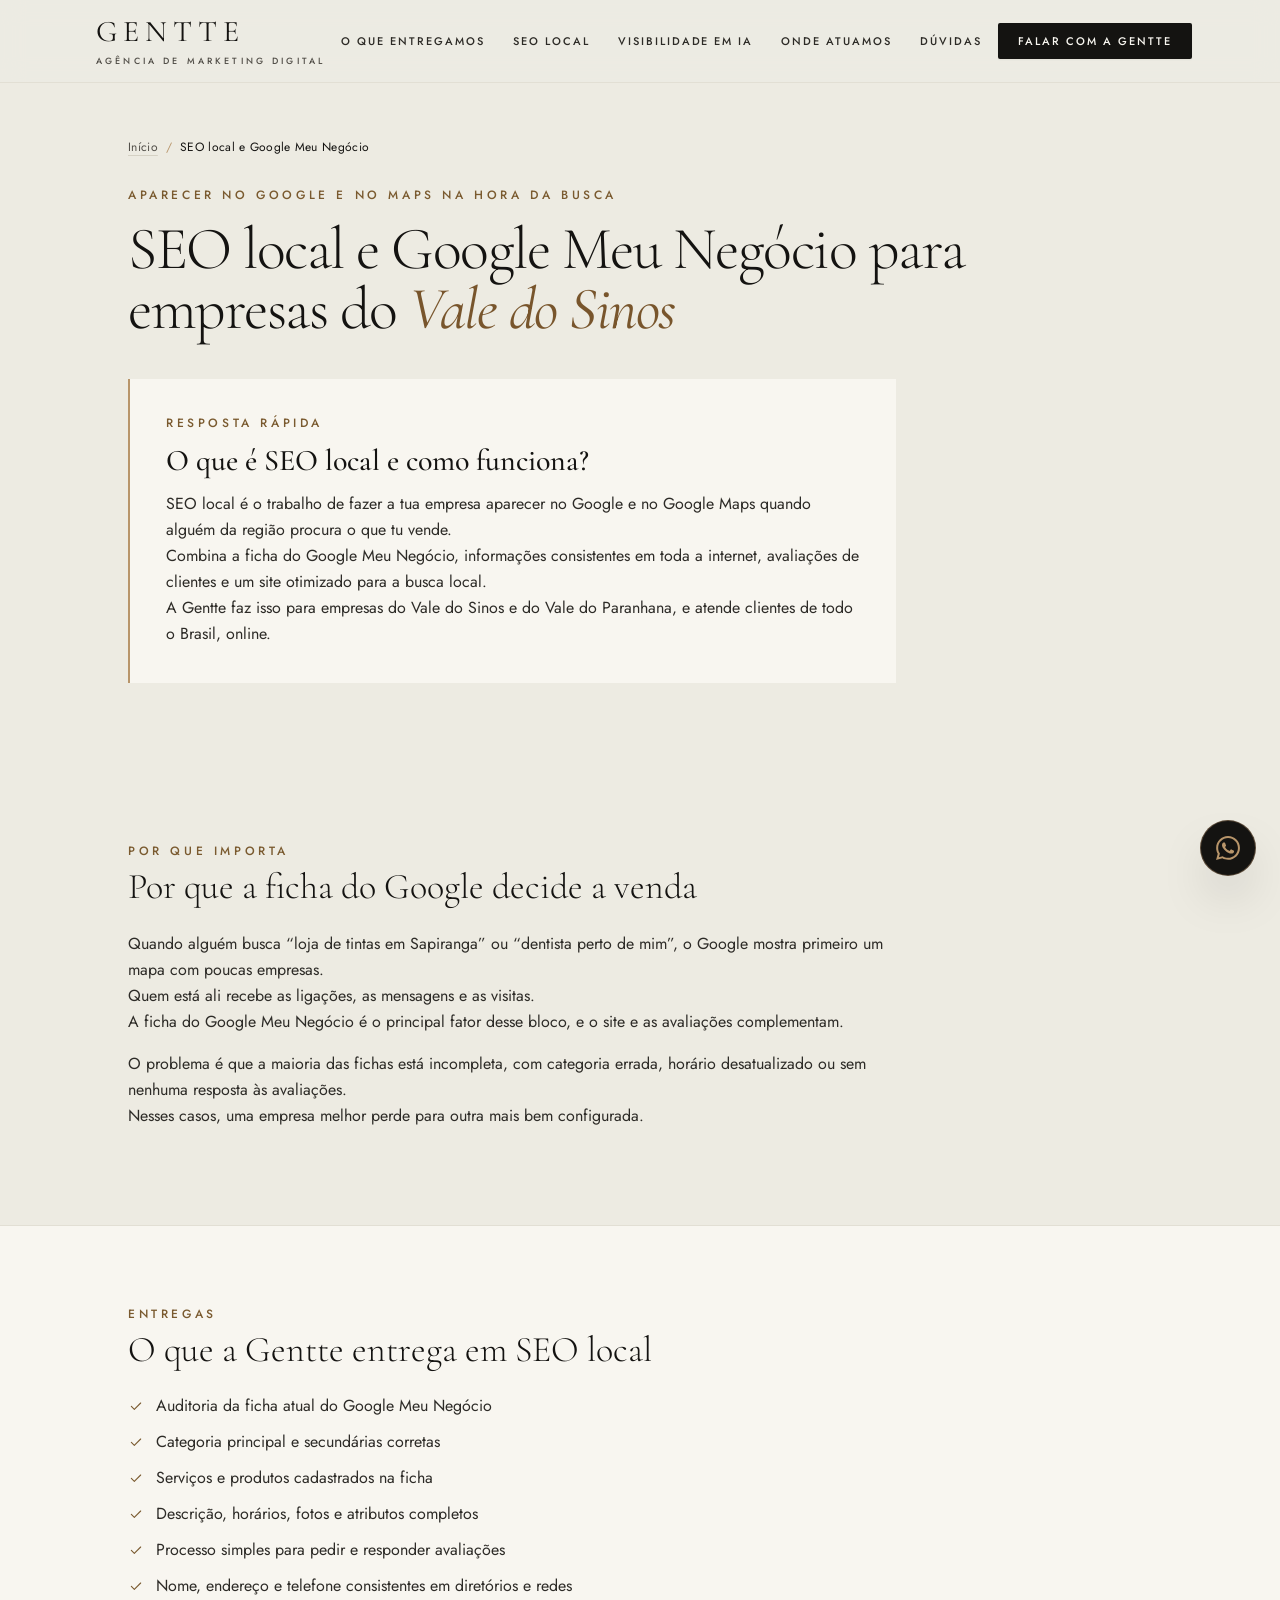
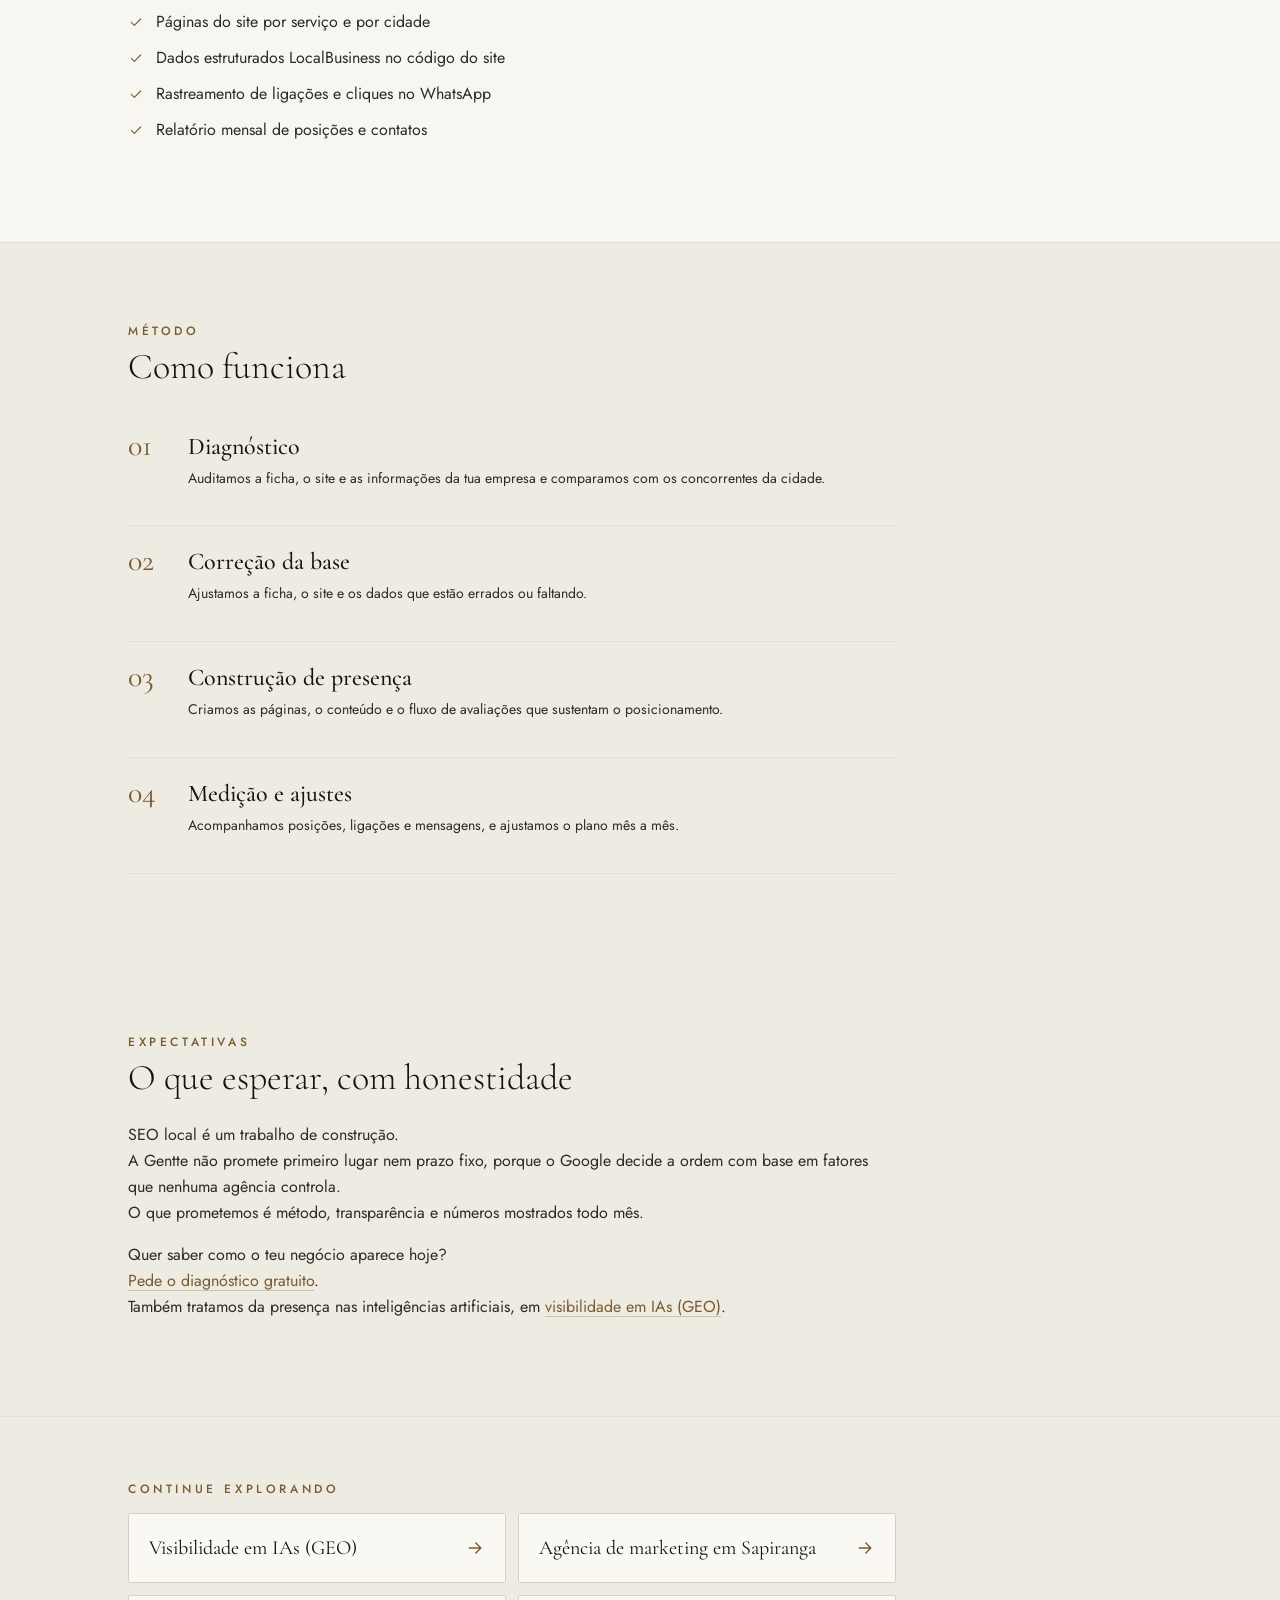
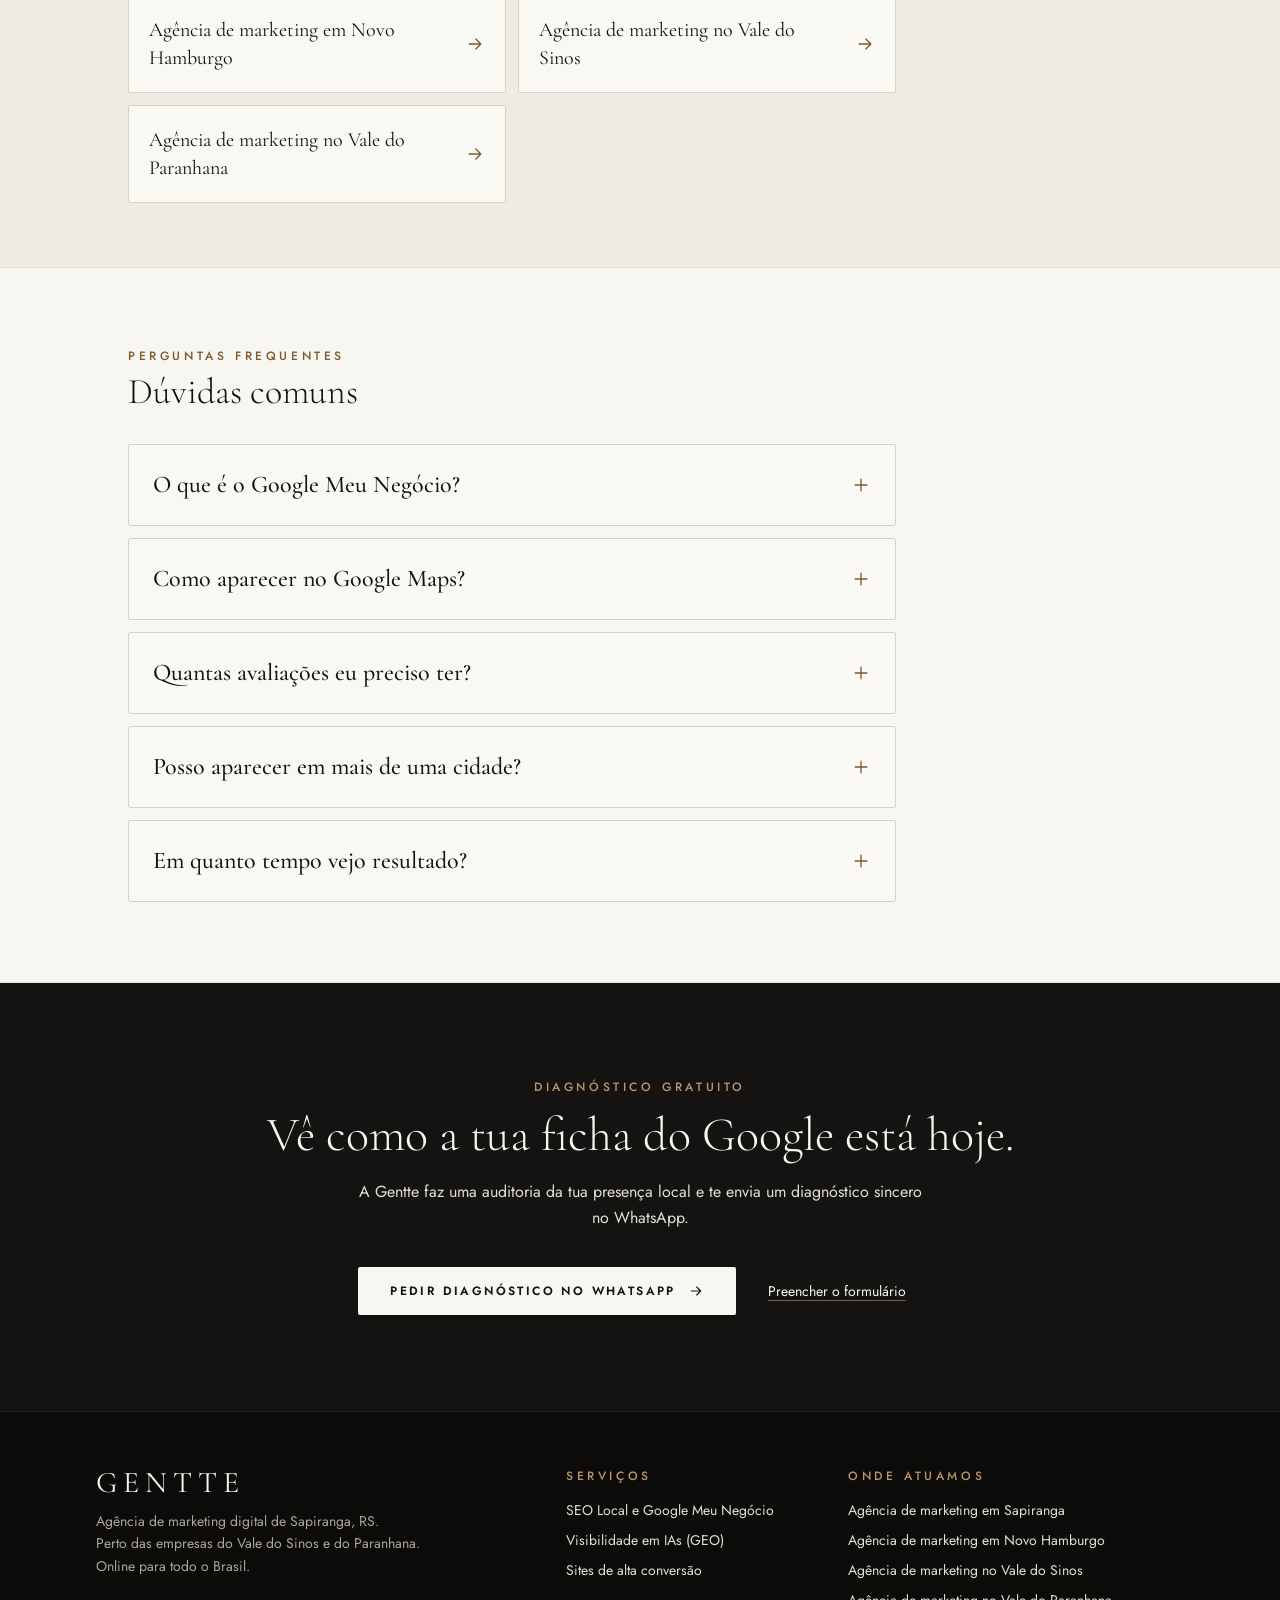
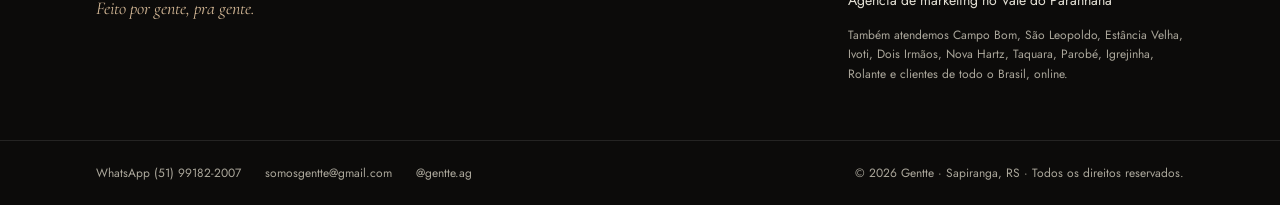
<file: seo-local-google-meu-negocio.html>
<!DOCTYPE html>
<html lang="pt-BR">
<head>
<meta charset="UTF-8">
<meta name="viewport" content="width=device-width, initial-scale=1">
<!-- Google Tag Manager -->
<script>(function(w,d,s,l,i){w[l]=w[l]||[];w[l].push({'gtm.start':new Date().getTime(),event:'gtm.js'});var f=d.getElementsByTagName(s)[0],j=d.createElement(s),dl=l!='dataLayer'?'&l='+l:'';j.async=true;j.src='https://www.googletagmanager.com/gtm.js?id='+i+dl;f.parentNode.insertBefore(j,f);})(window,document,'script','dataLayer','GTM-KPG8CZ2H');</script>
<!-- End Google Tag Manager -->
<script>document.documentElement.classList.add('js')</script>
<title>SEO Local e Google Meu Negócio | Sinos e Paranhana | Gentte</title>
<meta name="description" content="SEO local e Google Meu Negócio para empresas do Vale do Sinos e do Vale do Paranhana, e online para todo o Brasil. Apareça no Google e no Maps.">
<meta name="robots" content="index, follow, max-image-preview:large, max-snippet:-1">
<meta name="author" content="Gentte">
<meta name="theme-color" content="#141311">
<link rel="canonical" href="https://somosgentte.com.br/seo-local-google-meu-negocio">
<meta property="og:type" content="website">
<meta property="og:site_name" content="Gentte">
<meta property="og:locale" content="pt_BR">
<meta property="og:url" content="https://somosgentte.com.br/seo-local-google-meu-negocio">
<meta property="og:title" content="SEO Local e Google Meu Negócio | Sinos e Paranhana | Gentte">
<meta property="og:description" content="SEO local e Google Meu Negócio para empresas do Vale do Sinos e do Vale do Paranhana, e online para todo o Brasil. Apareça no Google e no Maps.">
<meta property="og:image" content="https://somosgentte.com.br/og-image.jpg?v=20261108">
<meta property="og:image:secure_url" content="https://somosgentte.com.br/og-image.jpg?v=20261108">
<meta property="og:image:type" content="image/jpeg">
<meta property="og:image:width" content="1200">
<meta property="og:image:height" content="630">
<meta property="og:image:alt" content="Gentte, agência de marketing digital em Sapiranga, Novo Hamburgo e Vale do Sinos">
<meta name="twitter:card" content="summary_large_image">
<meta name="twitter:title" content="SEO Local e Google Meu Negócio | Sinos e Paranhana | Gentte">
<meta name="twitter:description" content="SEO local e Google Meu Negócio para empresas do Vale do Sinos e do Vale do Paranhana, e online para todo o Brasil. Apareça no Google e no Maps.">
<meta name="twitter:image" content="https://somosgentte.com.br/og-image.jpg?v=20261108">
<link rel="icon" href="/favicon.ico" sizes="48x48">
  <link rel="icon" type="image/png" sizes="48x48" href="/favicon-48.png">
  <link rel="icon" type="image/png" sizes="96x96" href="/favicon-96.png">
  <link rel="icon" type="image/png" sizes="192x192" href="/icon-192.png">
  <link rel="apple-touch-icon" sizes="180x180" href="/apple-touch-icon.png">
<link rel="manifest" href="/site.webmanifest">
<link rel="preload" href="/cormorant-garamond-latin-wght-normal.woff2" as="font" type="font/woff2" crossorigin>
<link rel="preload" href="/jost-latin-wght-normal.woff2" as="font" type="font/woff2" crossorigin>
<link rel="stylesheet" href="/style.css?v=20261108">
<script type="application/ld+json">
{
 "@context": "https://schema.org",
 "@graph": [
  {
   "@type": [
    "ProfessionalService",
    "Organization"
   ],
   "@id": "https://somosgentte.com.br/#organizacao",
   "name": "Gentte",
   "legalName": "KWDIGITAL LTDA",
   "alternateName": [
    "GENTTE",
    "Gentte Posicionamento Digital"
   ],
   "slogan": "Feito por gente, pra gente.",
   "description": "Agência de marketing digital de Sapiranga, RS, perto das empresas do Vale do Sinos e do Vale do Paranhana e com atendimento online para todo o Brasil. Faz empresas serem encontradas no Google, no Google Maps e em inteligências artificiais como ChatGPT e Gemini, com SEO local, Google Meu Negócio, sites rápidos e dados estruturados.",
   "url": "https://somosgentte.com.br/",
   "logo": {
    "@type": "ImageObject",
    "url": "https://somosgentte.com.br/icon-512.png",
    "width": 512,
    "height": 512
   },
   "image": "https://somosgentte.com.br/og-image.jpg",
   "telephone": "+55-51-99182-2007",
   "email": "somosgentte@gmail.com",
   "priceRange": "$$",
   "address": {
    "@type": "PostalAddress",
    "addressLocality": "Sapiranga",
    "addressRegion": "RS",
    "addressCountry": "BR"
   },
   "areaServed": [
    {
     "@type": "City",
     "name": "Sapiranga",
     "containedInPlace": {
      "@type": "AdministrativeArea",
      "name": "Rio Grande do Sul"
     }
    },
    {
     "@type": "City",
     "name": "Novo Hamburgo",
     "containedInPlace": {
      "@type": "AdministrativeArea",
      "name": "Rio Grande do Sul"
     }
    },
    {
     "@type": "City",
     "name": "Campo Bom",
     "containedInPlace": {
      "@type": "AdministrativeArea",
      "name": "Rio Grande do Sul"
     }
    },
    {
     "@type": "City",
     "name": "São Leopoldo",
     "containedInPlace": {
      "@type": "AdministrativeArea",
      "name": "Rio Grande do Sul"
     }
    },
    {
     "@type": "City",
     "name": "Estância Velha",
     "containedInPlace": {
      "@type": "AdministrativeArea",
      "name": "Rio Grande do Sul"
     }
    },
    {
     "@type": "City",
     "name": "Ivoti",
     "containedInPlace": {
      "@type": "AdministrativeArea",
      "name": "Rio Grande do Sul"
     }
    },
    {
     "@type": "City",
     "name": "Dois Irmãos",
     "containedInPlace": {
      "@type": "AdministrativeArea",
      "name": "Rio Grande do Sul"
     }
    },
    {
     "@type": "City",
     "name": "Nova Hartz",
     "containedInPlace": {
      "@type": "AdministrativeArea",
      "name": "Rio Grande do Sul"
     }
    },
    {
     "@type": "City",
     "name": "Araricá",
     "containedInPlace": {
      "@type": "AdministrativeArea",
      "name": "Rio Grande do Sul"
     }
    },
    {
     "@type": "City",
     "name": "Portão",
     "containedInPlace": {
      "@type": "AdministrativeArea",
      "name": "Rio Grande do Sul"
     }
    },
    {
     "@type": "City",
     "name": "Taquara",
     "containedInPlace": {
      "@type": "AdministrativeArea",
      "name": "Rio Grande do Sul"
     }
    },
    {
     "@type": "City",
     "name": "Parobé",
     "containedInPlace": {
      "@type": "AdministrativeArea",
      "name": "Rio Grande do Sul"
     }
    },
    {
     "@type": "City",
     "name": "Igrejinha",
     "containedInPlace": {
      "@type": "AdministrativeArea",
      "name": "Rio Grande do Sul"
     }
    },
    {
     "@type": "City",
     "name": "Rolante",
     "containedInPlace": {
      "@type": "AdministrativeArea",
      "name": "Rio Grande do Sul"
     }
    },
    {
     "@type": "City",
     "name": "Riozinho",
     "containedInPlace": {
      "@type": "AdministrativeArea",
      "name": "Rio Grande do Sul"
     }
    },
    {
     "@type": "City",
     "name": "Três Coroas",
     "containedInPlace": {
      "@type": "AdministrativeArea",
      "name": "Rio Grande do Sul"
     }
    },
    {
     "@type": "AdministrativeArea",
     "name": "Vale do Sinos"
    },
    {
     "@type": "AdministrativeArea",
     "name": "Vale do Paranhana"
    },
    {
     "@type": "Country",
     "name": "Brasil"
    }
   ],
   "knowsAbout": [
    "SEO local",
    "Google Meu Negócio",
    "Google Maps",
    "Visibilidade em inteligência artificial (GEO)",
    "Dados estruturados Schema.org",
    "Marketing digital para negócios locais",
    "Criação de sites de alta conversão"
   ],
   "serviceType": [
    "Marketing digital",
    "SEO local",
    "Gestão de Google Meu Negócio",
    "Otimização para inteligência artificial (GEO)",
    "Criação de sites",
    "Gestão de tráfego pago"
   ],
   "founder": [
    {
     "@type": "Person",
     "name": "Francis Klock",
     "jobTitle": "Sócio, estratégia e posicionamento"
    },
    {
     "@type": "Person",
     "name": "Kauã Woisechowski",
     "jobTitle": "Sócio, performance e crescimento"
    }
   ],
   "contactPoint": [
    {
     "@type": "ContactPoint",
     "contactType": "customer service",
     "telephone": "+55-51-99182-2007",
     "email": "somosgentte@gmail.com",
     "areaServed": "BR",
     "availableLanguage": "pt-BR"
    }
   ],
   "sameAs": [
    "https://www.instagram.com/gentte.ag/"
   ]
  },
  {
   "@type": "WebPage",
   "@id": "https://somosgentte.com.br/seo-local-google-meu-negocio#pagina",
   "url": "https://somosgentte.com.br/seo-local-google-meu-negocio",
   "name": "SEO Local e Google Meu Negócio | Sinos e Paranhana | Gentte",
   "description": "SEO local e Google Meu Negócio para empresas do Vale do Sinos e do Vale do Paranhana, e online para todo o Brasil. Apareça no Google e no Maps.",
   "inLanguage": "pt-BR",
   "isPartOf": {
    "@id": "https://somosgentte.com.br/#site"
   },
   "about": {
    "@id": "https://somosgentte.com.br/#organizacao"
   },
   "primaryImageOfPage": {
    "@type": "ImageObject",
    "url": "https://somosgentte.com.br/og-image.jpg"
   },
   "dateModified": "2026-11-08",
   "breadcrumb": {
    "@id": "https://somosgentte.com.br/seo-local-google-meu-negocio#migalhas"
   }
  },
  {
   "@type": "BreadcrumbList",
   "itemListElement": [
    {
     "@type": "ListItem",
     "position": 1,
     "name": "Início",
     "item": "https://somosgentte.com.br/"
    },
    {
     "@type": "ListItem",
     "position": 2,
     "name": "SEO local e Google Meu Negócio",
     "item": "https://somosgentte.com.br/seo-local-google-meu-negocio"
    }
   ],
   "@id": "https://somosgentte.com.br/seo-local-google-meu-negocio#migalhas"
  },
  {
   "@type": "Service",
   "@id": "https://somosgentte.com.br/seo-local-google-meu-negocio#servico",
   "name": "SEO local e Google Meu Negócio",
   "serviceType": "SEO local",
   "provider": {
    "@id": "https://somosgentte.com.br/#organizacao"
   },
   "areaServed": [
    {
     "@type": "City",
     "name": "Sapiranga"
    },
    {
     "@type": "City",
     "name": "Novo Hamburgo"
    },
    {
     "@type": "City",
     "name": "Taquara"
    },
    {
     "@type": "City",
     "name": "Parobé"
    },
    {
     "@type": "AdministrativeArea",
     "name": "Vale do Sinos"
    },
    {
     "@type": "AdministrativeArea",
     "name": "Vale do Paranhana"
    },
    {
     "@type": "Country",
     "name": "Brasil"
    }
   ],
   "description": "Auditoria e otimização da ficha do Google Meu Negócio, SEO local, avaliações, consistência de dados e páginas do site por serviço e cidade."
  },
  {
   "@type": "FAQPage",
   "mainEntity": [
    {
     "@type": "Question",
     "name": "O que é o Google Meu Negócio?",
     "acceptedAnswer": {
      "@type": "Answer",
      "text": "É a ficha gratuita da tua empresa no Google, que aparece na busca e no Google Maps com endereço, horário, telefone, fotos, serviços e avaliações. É o principal elemento para aparecer nas buscas locais."
     }
    },
    {
     "@type": "Question",
     "name": "Como aparecer no Google Maps?",
     "acceptedAnswer": {
      "@type": "Answer",
      "text": "Com a ficha completa e correta (categoria principal, serviços, horários, fotos e descrição), informações iguais em todos os canais, avaliações reais e um site que reforce o que a ficha diz. Nenhum desses itens funciona sozinho."
     }
    },
    {
     "@type": "Question",
     "name": "Quantas avaliações eu preciso ter?",
     "acceptedAnswer": {
      "@type": "Answer",
      "text": "Não existe um número mágico. Contam a quantidade, a nota, a frequência e o teor das avaliações, e também se tu responde a elas. A Gentte cria um processo simples para pedir avaliação a clientes satisfeitos, sem forçar nem comprar."
     }
    },
    {
     "@type": "Question",
     "name": "Posso aparecer em mais de uma cidade?",
     "acceptedAnswer": {
      "@type": "Answer",
      "text": "Sim. A ficha permite definir áreas de atendimento, e o site pode ter páginas por cidade. A força é maior onde existe endereço, então o diagnóstico mostra a melhor ordem de prioridade."
     }
    },
    {
     "@type": "Question",
     "name": "Em quanto tempo vejo resultado?",
     "acceptedAnswer": {
      "@type": "Answer",
      "text": "Correções na ficha costumam mostrar efeito mais cedo. O posicionamento do site e o volume de avaliações se constroem ao longo de meses, e o prazo muda conforme o segmento e a concorrência. Não prometemos prazos fixos, e acompanhamos os números todo mês."
     }
    }
   ]
  }
 ]
}
</script>
</head><body class="relative">
<!-- Google Tag Manager (noscript) -->
<noscript><iframe src="https://www.googletagmanager.com/ns.html?id=GTM-KPG8CZ2H" height="0" width="0" style="display:none;visibility:hidden"></iframe></noscript>
<!-- End Google Tag Manager (noscript) -->
<a href="#conteudo" class="sr-only focus:not-sr-only focus:fixed focus:top-3 focus:left-3 focus:z-[100] focus:bg-ink focus:text-cream-light focus:px-4 focus:py-2">Ir para o conteúdo</a>
<header class="sticky top-0 z-50 bg-cream/95 backdrop-blur-md border-b border-cream-mid">
  <div class="max-w-6xl mx-auto flex items-center justify-between gap-4 py-3.5 px-4 sm:px-8">
    <a href="/" class="flex flex-col group" aria-label="Gentte, agência de marketing digital. Ir para o início">
      <span class="font-serif text-2xl sm:text-3xl tracking-[0.2em] font-normal text-ink group-hover:text-gold-deep transition-colors leading-none">GENTTE</span>
      <span class="text-[9px] tracking-[0.35em] uppercase text-ink-muted mt-1 font-medium whitespace-nowrap">Agência de marketing digital</span>
    </a>
    <nav class="hidden xl:flex items-center gap-7 text-[11px] tracking-[0.18em] uppercase font-medium text-ink-soft whitespace-nowrap" aria-label="Principal"><a href="/#metodo" class="hover:text-gold-text transition-colors">O que entregamos</a><a href="/seo-local-google-meu-negocio" class="hover:text-gold-text transition-colors">SEO Local</a><a href="/visibilidade-em-ia-geo" class="hover:text-gold-text transition-colors">Visibilidade em IA</a><a href="/#atuacao" class="hover:text-gold-text transition-colors">Onde atuamos</a><a href="/#perguntas" class="hover:text-gold-text transition-colors">Dúvidas</a></nav>
    <div class="flex items-center gap-3">
      <a data-wa="header" href="https://wa.me/5551991822007?text=Ol%C3%A1%21%20Acessei%20o%20site%20da%20Gentte%20e%20gostaria%20de%20um%20diagn%C3%B3stico%20de%20posicionamento." target="_blank" rel="noopener" class="hidden sm:inline-flex items-center gap-2 bg-ink hover:bg-ink-soft text-cream-light text-[11px] uppercase tracking-[0.18em] font-medium px-5 py-2.5 rounded-sm transition-all shadow-sm active:scale-95 whitespace-nowrap">Falar com a Gentte</a>
      <details class="xl:hidden relative">
        <summary class="list-none cursor-pointer grid place-items-center w-11 h-11 border border-cream-dark rounded-sm" aria-label="Abrir menu"><svg class="w-5 h-5" viewBox="0 0 24 24" fill="none" stroke="currentColor" stroke-width="1.6" stroke-linecap="round" stroke-linejoin="round" aria-hidden="true"><path d="M4 8h16M4 16h16"/></svg></summary>
        <div class="absolute right-0 mt-2 w-72 bg-cream-light border border-cream-dark shadow-xl p-5 text-sm uppercase tracking-[0.12em] font-medium"><a href="/#tese" class="block py-3 border-b border-cream-mid hover:text-gold-text">A tese</a><a href="/#metodo" class="block py-3 border-b border-cream-mid hover:text-gold-text">O que entregamos</a><a href="/seo-local-google-meu-negocio" class="block py-3 border-b border-cream-mid hover:text-gold-text">SEO Local</a><a href="/visibilidade-em-ia-geo" class="block py-3 border-b border-cream-mid hover:text-gold-text">Visibilidade em IA</a><a href="/#atuacao" class="block py-3 border-b border-cream-mid hover:text-gold-text">Onde atuamos</a><a href="/#perguntas" class="block py-3 border-b border-cream-mid hover:text-gold-text">Dúvidas</a><a href="/#diagnostico" class="block py-3 border-b border-cream-mid hover:text-gold-text">Diagnóstico</a>
          <a data-wa="menu_mobile" href="https://wa.me/5551991822007?text=Ol%C3%A1%21%20Acessei%20o%20site%20da%20Gentte%20e%20gostaria%20de%20um%20diagn%C3%B3stico%20de%20posicionamento." target="_blank" rel="noopener" class="btn-ink w-full mt-4">Falar com a Gentte</a></div>
      </details>
    </div>
  </div>
</header><main id="conteudo">
<section class="px-4 sm:px-6 pt-10 sm:pt-14 pb-16 sm:pb-20"><div class="max-w-5xl mx-auto">
  <nav aria-label="Você está em" class="mb-8"><ol class="flex flex-wrap items-center gap-2 text-xs tracking-wide text-ink-muted"><li><a href="/" class="hover:text-gold-text underline underline-offset-4 decoration-cream-dark">Início</a></li><li aria-hidden="true" class="text-gold">/</li><li aria-current="page" class="text-ink">SEO local e Google Meu Negócio</li></ol></nav>
  <p class="eyebrow mb-4">Aparecer no Google e no Maps na hora da busca</p>
  <h1 class="font-serif text-4xl sm:text-6xl font-light text-ink leading-[1.1] tracking-tight mb-10">SEO local e Google Meu Negócio para empresas do <em class="italic text-gold-deep font-normal">Vale do Sinos</em></h1>
  <div class="bg-cream-light border-l-2 border-gold p-6 sm:p-9 max-w-3xl">
    <p class="eyebrow mb-3">Resposta rápida</p>
    <h2 class="font-serif text-2xl sm:text-3xl text-ink font-medium mb-3">O que é SEO local e como funciona?</h2>
    <p class="text-ink-soft leading-relaxed">SEO local é o trabalho de fazer a tua empresa aparecer no Google e no Google Maps quando alguém da região procura o que tu vende.<br>Combina a ficha do Google Meu Negócio, informações consistentes em toda a internet, avaliações de clientes e um site otimizado para a busca local.<br>A Gentte faz isso para empresas do Vale do Sinos e do Vale do Paranhana, e atende clientes de todo o Brasil, online.</p>
  </div></div>
</section>
<section class="py-16 sm:py-20 px-4 sm:px-6 "><div class="max-w-5xl mx-auto"><div class="max-w-3xl">
  <p class="eyebrow mb-2">Por que importa</p><h2 class="font-serif text-3xl sm:text-4xl font-light text-ink leading-tight mb-6">Por que a ficha do Google decide a venda</h2>
  <div class="prose-g"><p>Quando alguém busca “loja de tintas em Sapiranga” ou “dentista perto de mim”, o Google mostra primeiro um mapa com poucas empresas.<br>Quem está ali recebe as ligações, as mensagens e as visitas.<br>A ficha do Google Meu Negócio é o principal fator desse bloco, e o site e as avaliações complementam.</p><p>O problema é que a maioria das fichas está incompleta, com categoria errada, horário desatualizado ou sem nenhuma resposta às avaliações.<br>Nesses casos, uma empresa melhor perde para outra mais bem configurada.</p></div></div></div></section>
<section class="py-16 sm:py-20 px-4 sm:px-6 bg-cream-light border-y border-cream-mid"><div class="max-w-5xl mx-auto"><div class="max-w-3xl">
  <p class="eyebrow mb-2">Entregas</p><h2 class="font-serif text-3xl sm:text-4xl font-light text-ink leading-tight mb-6">O que a Gentte entrega em SEO local</h2>
  <div class="prose-g"><ul class="space-y-3 my-5"><li class="flex items-start gap-3 text-ink-soft"><span class="text-gold-text mt-1"><svg class="w-4 h-4" viewBox="0 0 24 24" fill="none" stroke="currentColor" stroke-width="1.6" stroke-linecap="round" stroke-linejoin="round" aria-hidden="true"><path d="M5 12.5l4.5 4.5L19 7.5"/></svg></span><span>Auditoria da ficha atual do Google Meu Negócio</span></li><li class="flex items-start gap-3 text-ink-soft"><span class="text-gold-text mt-1"><svg class="w-4 h-4" viewBox="0 0 24 24" fill="none" stroke="currentColor" stroke-width="1.6" stroke-linecap="round" stroke-linejoin="round" aria-hidden="true"><path d="M5 12.5l4.5 4.5L19 7.5"/></svg></span><span>Categoria principal e secundárias corretas</span></li><li class="flex items-start gap-3 text-ink-soft"><span class="text-gold-text mt-1"><svg class="w-4 h-4" viewBox="0 0 24 24" fill="none" stroke="currentColor" stroke-width="1.6" stroke-linecap="round" stroke-linejoin="round" aria-hidden="true"><path d="M5 12.5l4.5 4.5L19 7.5"/></svg></span><span>Serviços e produtos cadastrados na ficha</span></li><li class="flex items-start gap-3 text-ink-soft"><span class="text-gold-text mt-1"><svg class="w-4 h-4" viewBox="0 0 24 24" fill="none" stroke="currentColor" stroke-width="1.6" stroke-linecap="round" stroke-linejoin="round" aria-hidden="true"><path d="M5 12.5l4.5 4.5L19 7.5"/></svg></span><span>Descrição, horários, fotos e atributos completos</span></li><li class="flex items-start gap-3 text-ink-soft"><span class="text-gold-text mt-1"><svg class="w-4 h-4" viewBox="0 0 24 24" fill="none" stroke="currentColor" stroke-width="1.6" stroke-linecap="round" stroke-linejoin="round" aria-hidden="true"><path d="M5 12.5l4.5 4.5L19 7.5"/></svg></span><span>Processo simples para pedir e responder avaliações</span></li><li class="flex items-start gap-3 text-ink-soft"><span class="text-gold-text mt-1"><svg class="w-4 h-4" viewBox="0 0 24 24" fill="none" stroke="currentColor" stroke-width="1.6" stroke-linecap="round" stroke-linejoin="round" aria-hidden="true"><path d="M5 12.5l4.5 4.5L19 7.5"/></svg></span><span>Nome, endereço e telefone consistentes em diretórios e redes</span></li><li class="flex items-start gap-3 text-ink-soft"><span class="text-gold-text mt-1"><svg class="w-4 h-4" viewBox="0 0 24 24" fill="none" stroke="currentColor" stroke-width="1.6" stroke-linecap="round" stroke-linejoin="round" aria-hidden="true"><path d="M5 12.5l4.5 4.5L19 7.5"/></svg></span><span>Páginas do site por serviço e por cidade</span></li><li class="flex items-start gap-3 text-ink-soft"><span class="text-gold-text mt-1"><svg class="w-4 h-4" viewBox="0 0 24 24" fill="none" stroke="currentColor" stroke-width="1.6" stroke-linecap="round" stroke-linejoin="round" aria-hidden="true"><path d="M5 12.5l4.5 4.5L19 7.5"/></svg></span><span>Dados estruturados LocalBusiness no código do site</span></li><li class="flex items-start gap-3 text-ink-soft"><span class="text-gold-text mt-1"><svg class="w-4 h-4" viewBox="0 0 24 24" fill="none" stroke="currentColor" stroke-width="1.6" stroke-linecap="round" stroke-linejoin="round" aria-hidden="true"><path d="M5 12.5l4.5 4.5L19 7.5"/></svg></span><span>Rastreamento de ligações e cliques no WhatsApp</span></li><li class="flex items-start gap-3 text-ink-soft"><span class="text-gold-text mt-1"><svg class="w-4 h-4" viewBox="0 0 24 24" fill="none" stroke="currentColor" stroke-width="1.6" stroke-linecap="round" stroke-linejoin="round" aria-hidden="true"><path d="M5 12.5l4.5 4.5L19 7.5"/></svg></span><span>Relatório mensal de posições e contatos</span></li></ul></div></div></div></section>
<section class="py-16 sm:py-20 px-4 sm:px-6 "><div class="max-w-5xl mx-auto"><div class="max-w-3xl">
  <p class="eyebrow mb-2">Método</p><h2 class="font-serif text-3xl sm:text-4xl font-light text-ink leading-tight mb-6">Como funciona</h2>
  <div class="prose-g"><ol class="mt-2"><li class="flex gap-5 py-5 border-b border-cream-mid"><span class="font-serif text-3xl text-gold-text leading-none shrink-0 w-10">01</span><div><h3 class="font-serif text-xl sm:text-2xl text-ink font-medium mb-1">Diagnóstico</h3><p class="text-sm text-ink-soft leading-relaxed">Auditamos a ficha, o site e as informações da tua empresa e comparamos com os concorrentes da cidade.</p></div></li><li class="flex gap-5 py-5 border-b border-cream-mid"><span class="font-serif text-3xl text-gold-text leading-none shrink-0 w-10">02</span><div><h3 class="font-serif text-xl sm:text-2xl text-ink font-medium mb-1">Correção da base</h3><p class="text-sm text-ink-soft leading-relaxed">Ajustamos a ficha, o site e os dados que estão errados ou faltando.</p></div></li><li class="flex gap-5 py-5 border-b border-cream-mid"><span class="font-serif text-3xl text-gold-text leading-none shrink-0 w-10">03</span><div><h3 class="font-serif text-xl sm:text-2xl text-ink font-medium mb-1">Construção de presença</h3><p class="text-sm text-ink-soft leading-relaxed">Criamos as páginas, o conteúdo e o fluxo de avaliações que sustentam o posicionamento.</p></div></li><li class="flex gap-5 py-5 border-b border-cream-mid"><span class="font-serif text-3xl text-gold-text leading-none shrink-0 w-10">04</span><div><h3 class="font-serif text-xl sm:text-2xl text-ink font-medium mb-1">Medição e ajustes</h3><p class="text-sm text-ink-soft leading-relaxed">Acompanhamos posições, ligações e mensagens, e ajustamos o plano mês a mês.</p></div></li></ol></div></div></div></section>
<section class="py-16 sm:py-20 px-4 sm:px-6 "><div class="max-w-5xl mx-auto"><div class="max-w-3xl">
  <p class="eyebrow mb-2">Expectativas</p><h2 class="font-serif text-3xl sm:text-4xl font-light text-ink leading-tight mb-6">O que esperar, com honestidade</h2>
  <div class="prose-g"><p>SEO local é um trabalho de construção.<br>A Gentte não promete primeiro lugar nem prazo fixo, porque o Google decide a ordem com base em fatores que nenhuma agência controla.<br>O que prometemos é método, transparência e números mostrados todo mês.</p><p>Quer saber como o teu negócio aparece hoje?<br><a href="/#diagnostico" class="link-g">Pede o diagnóstico gratuito</a>.<br>Também tratamos da presença nas inteligências artificiais, em <a href="/visibilidade-em-ia-geo" class="link-g">visibilidade em IAs (GEO)</a>.</p></div></div></div></section>
<section class="py-16 px-4 sm:px-6 border-t border-cream-mid"><div class="max-w-5xl mx-auto"><div class="max-w-3xl"><p class="eyebrow mb-4">Continue explorando</p><div class="grid gap-3 sm:grid-cols-2"><a href="/visibilidade-em-ia-geo" class="group flex items-center justify-between gap-4 p-5 bg-cream-card border border-cream-dark rounded-sm hover:border-gold transition-all"><span class="font-serif text-xl text-ink">Visibilidade em IAs (GEO)</span><span class="text-gold-text group-hover:translate-x-1 transition-transform"><svg class="w-5 h-5" viewBox="0 0 24 24" fill="none" stroke="currentColor" stroke-width="1.6" stroke-linecap="round" stroke-linejoin="round" aria-hidden="true"><path d="M5 12h14M13 6l6 6-6 6"/></svg></span></a><a href="/agencia-de-marketing-sapiranga" class="group flex items-center justify-between gap-4 p-5 bg-cream-card border border-cream-dark rounded-sm hover:border-gold transition-all"><span class="font-serif text-xl text-ink">Agência de marketing em Sapiranga</span><span class="text-gold-text group-hover:translate-x-1 transition-transform"><svg class="w-5 h-5" viewBox="0 0 24 24" fill="none" stroke="currentColor" stroke-width="1.6" stroke-linecap="round" stroke-linejoin="round" aria-hidden="true"><path d="M5 12h14M13 6l6 6-6 6"/></svg></span></a><a href="/agencia-de-marketing-novo-hamburgo" class="group flex items-center justify-between gap-4 p-5 bg-cream-card border border-cream-dark rounded-sm hover:border-gold transition-all"><span class="font-serif text-xl text-ink">Agência de marketing em Novo Hamburgo</span><span class="text-gold-text group-hover:translate-x-1 transition-transform"><svg class="w-5 h-5" viewBox="0 0 24 24" fill="none" stroke="currentColor" stroke-width="1.6" stroke-linecap="round" stroke-linejoin="round" aria-hidden="true"><path d="M5 12h14M13 6l6 6-6 6"/></svg></span></a><a href="/agencia-de-marketing-vale-do-sinos" class="group flex items-center justify-between gap-4 p-5 bg-cream-card border border-cream-dark rounded-sm hover:border-gold transition-all"><span class="font-serif text-xl text-ink">Agência de marketing no Vale do Sinos</span><span class="text-gold-text group-hover:translate-x-1 transition-transform"><svg class="w-5 h-5" viewBox="0 0 24 24" fill="none" stroke="currentColor" stroke-width="1.6" stroke-linecap="round" stroke-linejoin="round" aria-hidden="true"><path d="M5 12h14M13 6l6 6-6 6"/></svg></span></a><a href="/agencia-de-marketing-vale-do-paranhana" class="group flex items-center justify-between gap-4 p-5 bg-cream-card border border-cream-dark rounded-sm hover:border-gold transition-all"><span class="font-serif text-xl text-ink">Agência de marketing no Vale do Paranhana</span><span class="text-gold-text group-hover:translate-x-1 transition-transform"><svg class="w-5 h-5" viewBox="0 0 24 24" fill="none" stroke="currentColor" stroke-width="1.6" stroke-linecap="round" stroke-linejoin="round" aria-hidden="true"><path d="M5 12h14M13 6l6 6-6 6"/></svg></span></a></div></div></div></section>
<section id="perguntas" class="py-16 sm:py-20 px-4 sm:px-6 bg-cream-light border-y border-cream-mid"><div class="max-w-5xl mx-auto"><div class="max-w-3xl">
  <p class="eyebrow mb-2">Perguntas frequentes</p><h2 class="font-serif text-3xl sm:text-4xl font-light text-ink leading-tight mb-8">Dúvidas comuns</h2>
  <div class="space-y-3"><details class="faq group border border-cream-dark bg-cream-card rounded-sm">
          <summary class="flex items-center justify-between gap-6 p-5 sm:p-6"><h3 class="font-serif text-xl sm:text-2xl text-ink font-medium leading-snug">O que é o Google Meu Negócio?</h3><span class="faq-i text-gold-text shrink-0"><svg class="w-5 h-5" viewBox="0 0 24 24" fill="none" stroke="currentColor" stroke-width="1.6" stroke-linecap="round" stroke-linejoin="round" aria-hidden="true"><path d="M12 5v14M5 12h14"/></svg></span></summary>
          <div class="px-5 sm:px-6 pb-6 pt-1 text-ink-soft leading-relaxed prose-g"><p>É a ficha gratuita da tua empresa no Google, que aparece na busca e no Google Maps com endereço, horário, telefone, fotos, serviços e avaliações.<br>É o principal elemento para aparecer nas buscas locais.</p></div></details>
<details class="faq group border border-cream-dark bg-cream-card rounded-sm">
          <summary class="flex items-center justify-between gap-6 p-5 sm:p-6"><h3 class="font-serif text-xl sm:text-2xl text-ink font-medium leading-snug">Como aparecer no Google Maps?</h3><span class="faq-i text-gold-text shrink-0"><svg class="w-5 h-5" viewBox="0 0 24 24" fill="none" stroke="currentColor" stroke-width="1.6" stroke-linecap="round" stroke-linejoin="round" aria-hidden="true"><path d="M12 5v14M5 12h14"/></svg></span></summary>
          <div class="px-5 sm:px-6 pb-6 pt-1 text-ink-soft leading-relaxed prose-g"><p>Com a ficha completa e correta (categoria principal, serviços, horários, fotos e descrição), informações iguais em todos os canais, avaliações reais e um site que reforce o que a ficha diz.<br>Nenhum desses itens funciona sozinho.</p></div></details>
<details class="faq group border border-cream-dark bg-cream-card rounded-sm">
          <summary class="flex items-center justify-between gap-6 p-5 sm:p-6"><h3 class="font-serif text-xl sm:text-2xl text-ink font-medium leading-snug">Quantas avaliações eu preciso ter?</h3><span class="faq-i text-gold-text shrink-0"><svg class="w-5 h-5" viewBox="0 0 24 24" fill="none" stroke="currentColor" stroke-width="1.6" stroke-linecap="round" stroke-linejoin="round" aria-hidden="true"><path d="M12 5v14M5 12h14"/></svg></span></summary>
          <div class="px-5 sm:px-6 pb-6 pt-1 text-ink-soft leading-relaxed prose-g"><p>Não existe um número mágico.<br>Contam a quantidade, a nota, a frequência e o teor das avaliações, e também se tu responde a elas.<br>A Gentte cria um processo simples para pedir avaliação a clientes satisfeitos, sem forçar nem comprar.</p></div></details>
<details class="faq group border border-cream-dark bg-cream-card rounded-sm">
          <summary class="flex items-center justify-between gap-6 p-5 sm:p-6"><h3 class="font-serif text-xl sm:text-2xl text-ink font-medium leading-snug">Posso aparecer em mais de uma cidade?</h3><span class="faq-i text-gold-text shrink-0"><svg class="w-5 h-5" viewBox="0 0 24 24" fill="none" stroke="currentColor" stroke-width="1.6" stroke-linecap="round" stroke-linejoin="round" aria-hidden="true"><path d="M12 5v14M5 12h14"/></svg></span></summary>
          <div class="px-5 sm:px-6 pb-6 pt-1 text-ink-soft leading-relaxed prose-g"><p>Sim.<br>A ficha permite definir áreas de atendimento, e o site pode ter páginas por cidade.<br>A força é maior onde existe endereço, então o diagnóstico mostra a melhor ordem de prioridade.</p></div></details>
<details class="faq group border border-cream-dark bg-cream-card rounded-sm">
          <summary class="flex items-center justify-between gap-6 p-5 sm:p-6"><h3 class="font-serif text-xl sm:text-2xl text-ink font-medium leading-snug">Em quanto tempo vejo resultado?</h3><span class="faq-i text-gold-text shrink-0"><svg class="w-5 h-5" viewBox="0 0 24 24" fill="none" stroke="currentColor" stroke-width="1.6" stroke-linecap="round" stroke-linejoin="round" aria-hidden="true"><path d="M12 5v14M5 12h14"/></svg></span></summary>
          <div class="px-5 sm:px-6 pb-6 pt-1 text-ink-soft leading-relaxed prose-g"><p>Correções na ficha costumam mostrar efeito mais cedo.<br>O posicionamento do site e o volume de avaliações se constroem ao longo de meses, e o prazo muda conforme o segmento e a concorrência.<br>Não prometemos prazos fixos, e acompanhamos os números todo mês.</p></div></details></div></div></div></section>
<section class="bg-ink text-cream py-20 sm:py-24 px-4 sm:px-6 on-dark">
  <div class="max-w-3xl mx-auto text-center">
    <p class="eyebrow mb-4">Diagnóstico gratuito</p>
    <h2 class="font-serif text-3xl sm:text-5xl font-light text-cream-light leading-tight mb-5">Vê como a tua ficha do Google está hoje.</h2>
    <p class="text-cream-mid leading-relaxed mb-9 max-w-xl mx-auto">A Gentte faz uma auditoria da tua presença local e te envia um diagnóstico sincero no WhatsApp.</p>
    <div class="flex flex-col sm:flex-row items-center justify-center gap-4">
      <a data-wa="cta_seo_local" href="https://wa.me/5551991822007?text=Ol%C3%A1%21%20Vim%20pela%20p%C3%A1gina%20de%20SEO%20local%20do%20site%20da%20Gentte%20e%20gostaria%20de%20um%20diagn%C3%B3stico%20da%20minha%20ficha%20do%20Google." target="_blank" rel="noopener" class="btn-light w-full sm:w-auto">Pedir diagnóstico no WhatsApp <svg class="w-4 h-4" viewBox="0 0 24 24" fill="none" stroke="currentColor" stroke-width="1.6" stroke-linecap="round" stroke-linejoin="round" aria-hidden="true"><path d="M5 12h14M13 6l6 6-6 6"/></svg></a>
      <a href="/#diagnostico" class="inline-flex items-center justify-center text-cream-light underline underline-offset-4 decoration-gold/60 hover:decoration-gold text-sm px-4 py-3">Preencher o formulário</a>
    </div>
  </div>
</section>
</main>
<footer class="bg-ink-pure text-cream-mid border-t border-white/10 on-dark">
  <div class="max-w-6xl mx-auto px-4 sm:px-8 py-14 grid gap-10 md:grid-cols-12 text-sm">
    <div class="md:col-span-5">
      <p class="font-serif text-3xl tracking-[0.2em] text-cream-light leading-none">GENTTE</p>
      <p class="mt-3 text-cream-muted leading-relaxed max-w-sm" data-nosnippet>Agência de marketing digital de Sapiranga, RS.<br>Perto das empresas do Vale do Sinos e do Paranhana.<br>Online para todo o Brasil.</p>
      <p class="mt-4 font-serif italic text-lg text-gold-light">Feito por gente, pra gente.</p>
    </div>
    <div class="md:col-span-3"><p class="eyebrow-dark eyebrow mb-4">Serviços</p>
      <ul class="space-y-2.5"><li><a href="/seo-local-google-meu-negocio" class="hover:text-gold transition-colors">SEO Local e Google Meu Negócio</a></li><li><a href="/visibilidade-em-ia-geo" class="hover:text-gold transition-colors">Visibilidade em IAs (GEO)</a></li><li><a href="/#metodo" class="hover:text-gold transition-colors">Sites de alta conversão</a></li></ul></div>
    <div class="md:col-span-4"><p class="eyebrow-dark eyebrow mb-4">Onde atuamos</p>
      <ul class="space-y-2.5"><li><a href="/agencia-de-marketing-sapiranga" class="hover:text-gold transition-colors">Agência de marketing em Sapiranga</a></li><li><a href="/agencia-de-marketing-novo-hamburgo" class="hover:text-gold transition-colors">Agência de marketing em Novo Hamburgo</a></li><li><a href="/agencia-de-marketing-vale-do-sinos" class="hover:text-gold transition-colors">Agência de marketing no Vale do Sinos</a></li><li><a href="/agencia-de-marketing-vale-do-paranhana" class="hover:text-gold transition-colors">Agência de marketing no Vale do Paranhana</a></li></ul>
      <p class="mt-4 text-cream-muted text-xs leading-relaxed">Também atendemos Campo Bom, São Leopoldo, Estância Velha, Ivoti, Dois Irmãos, Nova Hartz, Taquara, Parobé, Igrejinha, Rolante e clientes de todo o Brasil, online.</p></div>
  </div>
  <div class="border-t border-white/10">
    <div class="max-w-6xl mx-auto px-4 sm:px-8 py-6 flex flex-col md:flex-row gap-4 items-center justify-between text-xs text-cream-muted">
      <div class="flex flex-wrap items-center justify-center gap-x-6 gap-y-2">
        <a data-wa="rodape" href="https://wa.me/5551991822007?text=Ol%C3%A1%21%20Acessei%20o%20site%20da%20Gentte%20e%20gostaria%20de%20falar%20com%20a%20equipe." target="_blank" rel="noopener" class="hover:text-gold transition-colors">WhatsApp (51) 99182-2007</a>
        <a href="mailto:somosgentte@gmail.com" class="hover:text-gold transition-colors">somosgentte@gmail.com</a>
        <a href="https://www.instagram.com/gentte.ag/" target="_blank" rel="noopener me" class="hover:text-gold transition-colors">@gentte.ag</a>
      </div>
      <p>© 2026 Gentte · Sapiranga, RS · Todos os direitos reservados.</p>
    </div>
  </div>
</footer>
<div class="fixed bottom-5 right-4 sm:bottom-6 sm:right-6 z-50">
  <a data-wa="botao_flutuante" href="https://wa.me/5551991822007?text=Ol%C3%A1%21%20Vim%20pelo%20site%20da%20Gentte%20e%20gostaria%20de%20um%20diagn%C3%B3stico%20de%20posicionamento." target="_blank" rel="noopener" aria-label="Falar com a Gentte no WhatsApp" class="grid place-items-center w-14 h-14 bg-ink hover:bg-ink-soft text-gold rounded-full shadow-2xl border border-gold/40 transition-all duration-300 hover:scale-105 active:scale-95"><svg class="w-6 h-6 fill-current" viewBox="0 0 24 24" aria-hidden="true"><path d="M.057 24l1.687-6.163c-1.041-1.804-1.588-3.849-1.587-5.946.003-6.556 5.338-11.891 11.893-11.891 3.181.001 6.167 1.24 8.413 3.488 2.245 2.248 3.481 5.236 3.48 8.414-.003 6.557-5.338 11.892-11.893 11.892-1.99-.001-3.951-.5-5.688-1.448l-6.305 1.654zm6.597-3.807c1.676.995 3.276 1.591 5.392 1.592 5.448 0 9.886-4.434 9.889-9.885.002-5.462-4.415-9.89-9.881-9.892-5.452 0-9.887 4.434-9.889 9.884-.001 2.225.651 3.891 1.746 5.634l-.999 3.648 3.742-.981zm11.387-5.464c-.074-.124-.272-.198-.57-.347-.297-.149-1.758-.868-2.031-.967-.272-.099-.47-.149-.669.149-.198.297-.768.967-.941 1.165-.173.198-.347.223-.644.074-.297-.149-1.255-.462-2.39-1.475-.883-.788-1.48-1.761-1.653-2.059-.173-.297-.018-.458.13-.606.134-.133.297-.347.446-.521.151-.172.2-.296.3-.495.099-.198.05-.372-.025-.521-.075-.148-.669-1.611-.916-2.206-.242-.579-.487-.501-.669-.51l-.57-.01c-.198 0-.52.074-.792.372s-1.04 1.016-1.04 2.479 1.065 2.876 1.213 3.074c.149.198 2.095 3.2 5.076 4.487.709.306 1.263.489 1.694.626.712.226 1.36.194 1.872.118.571-.085 1.758-.719 2.006-1.413.248-.695.248-1.29.173-1.414z"/></svg></a>
</div>
<script src="/app.js?v=20261108" defer></script>
</body>
</html>
</file>
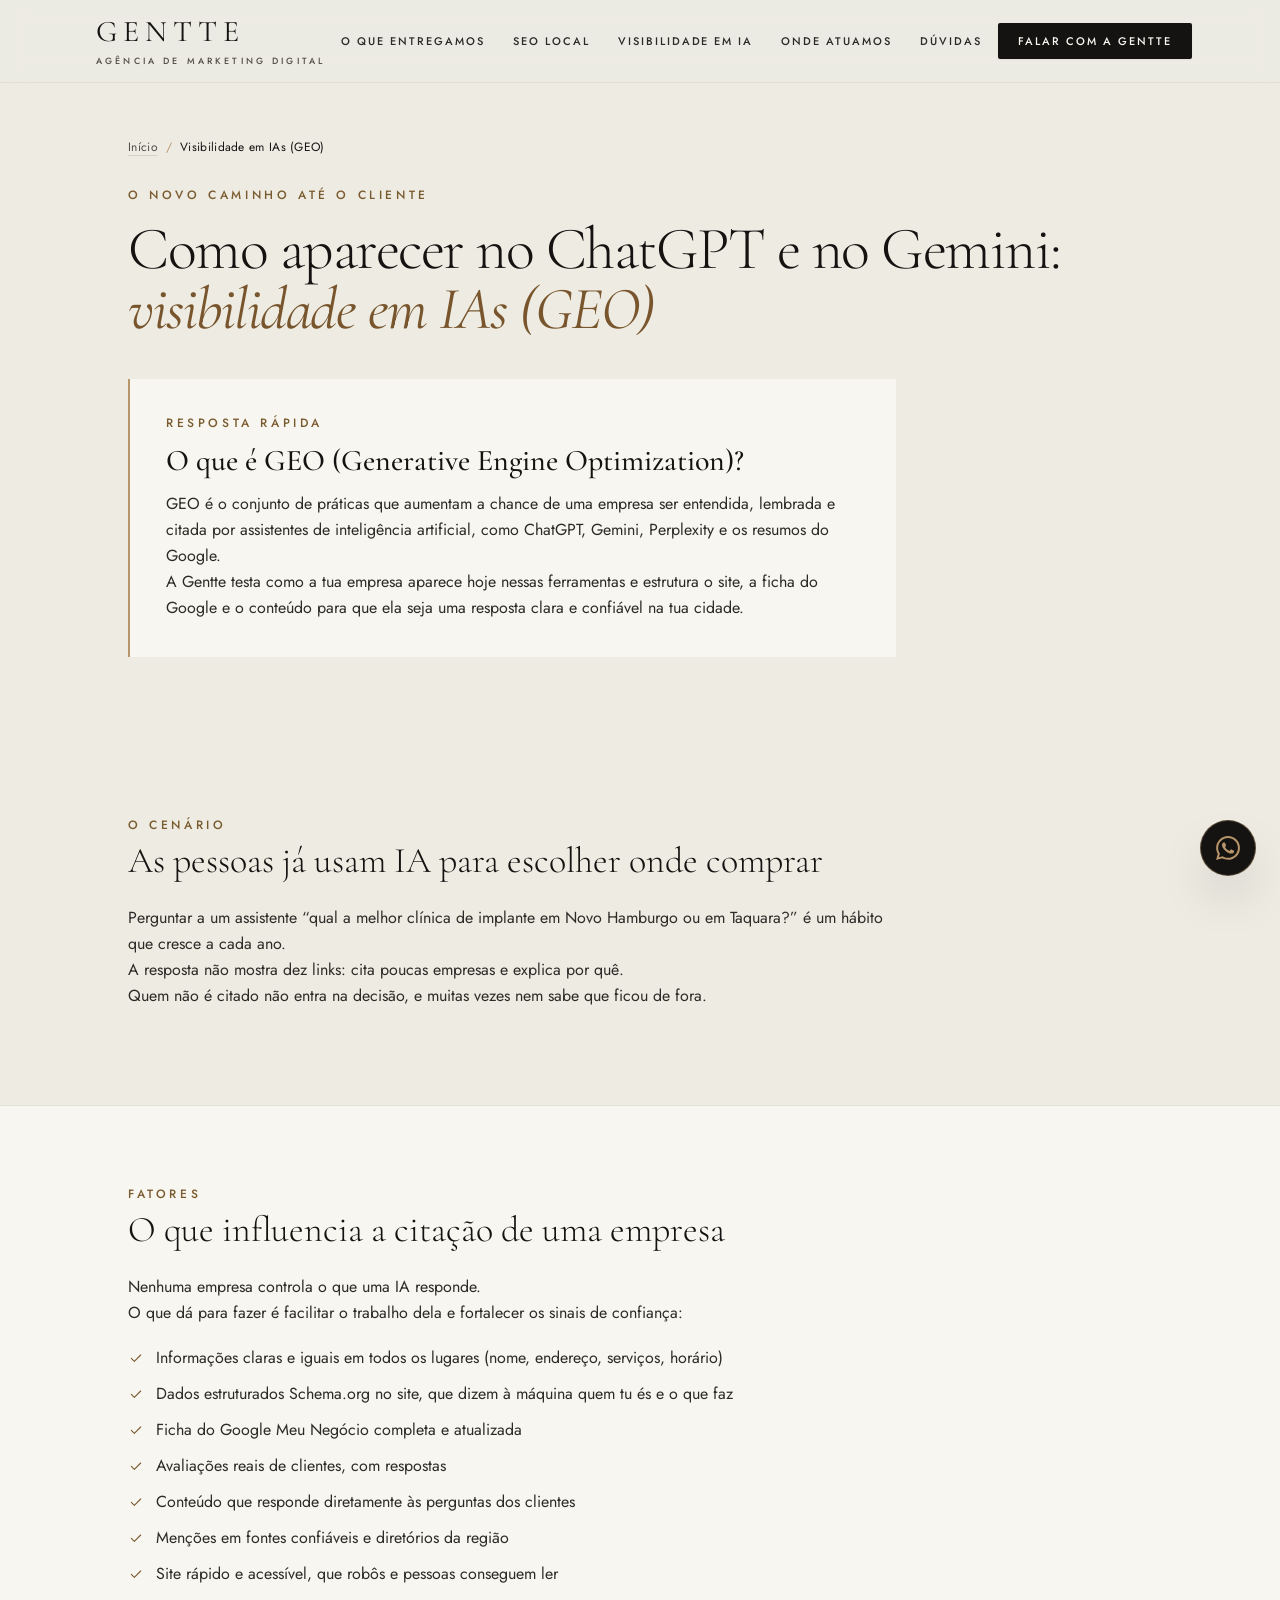
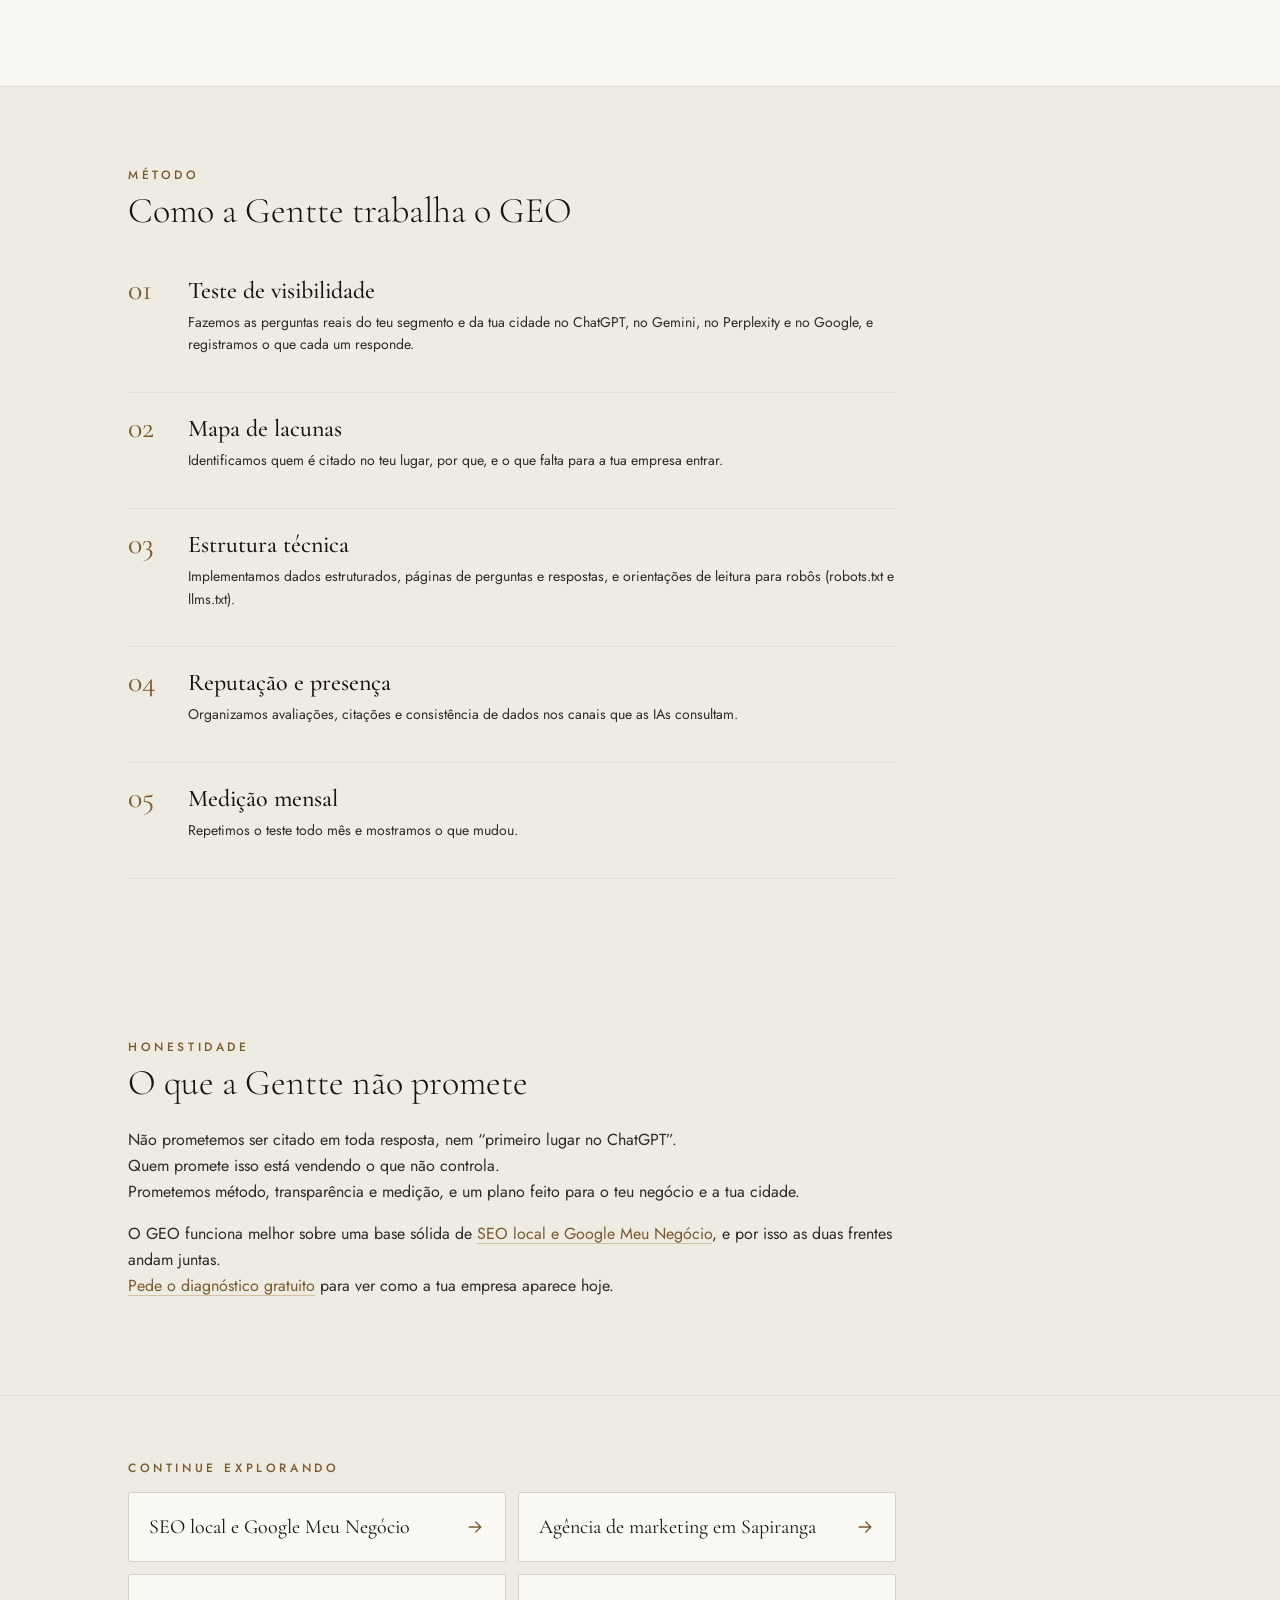
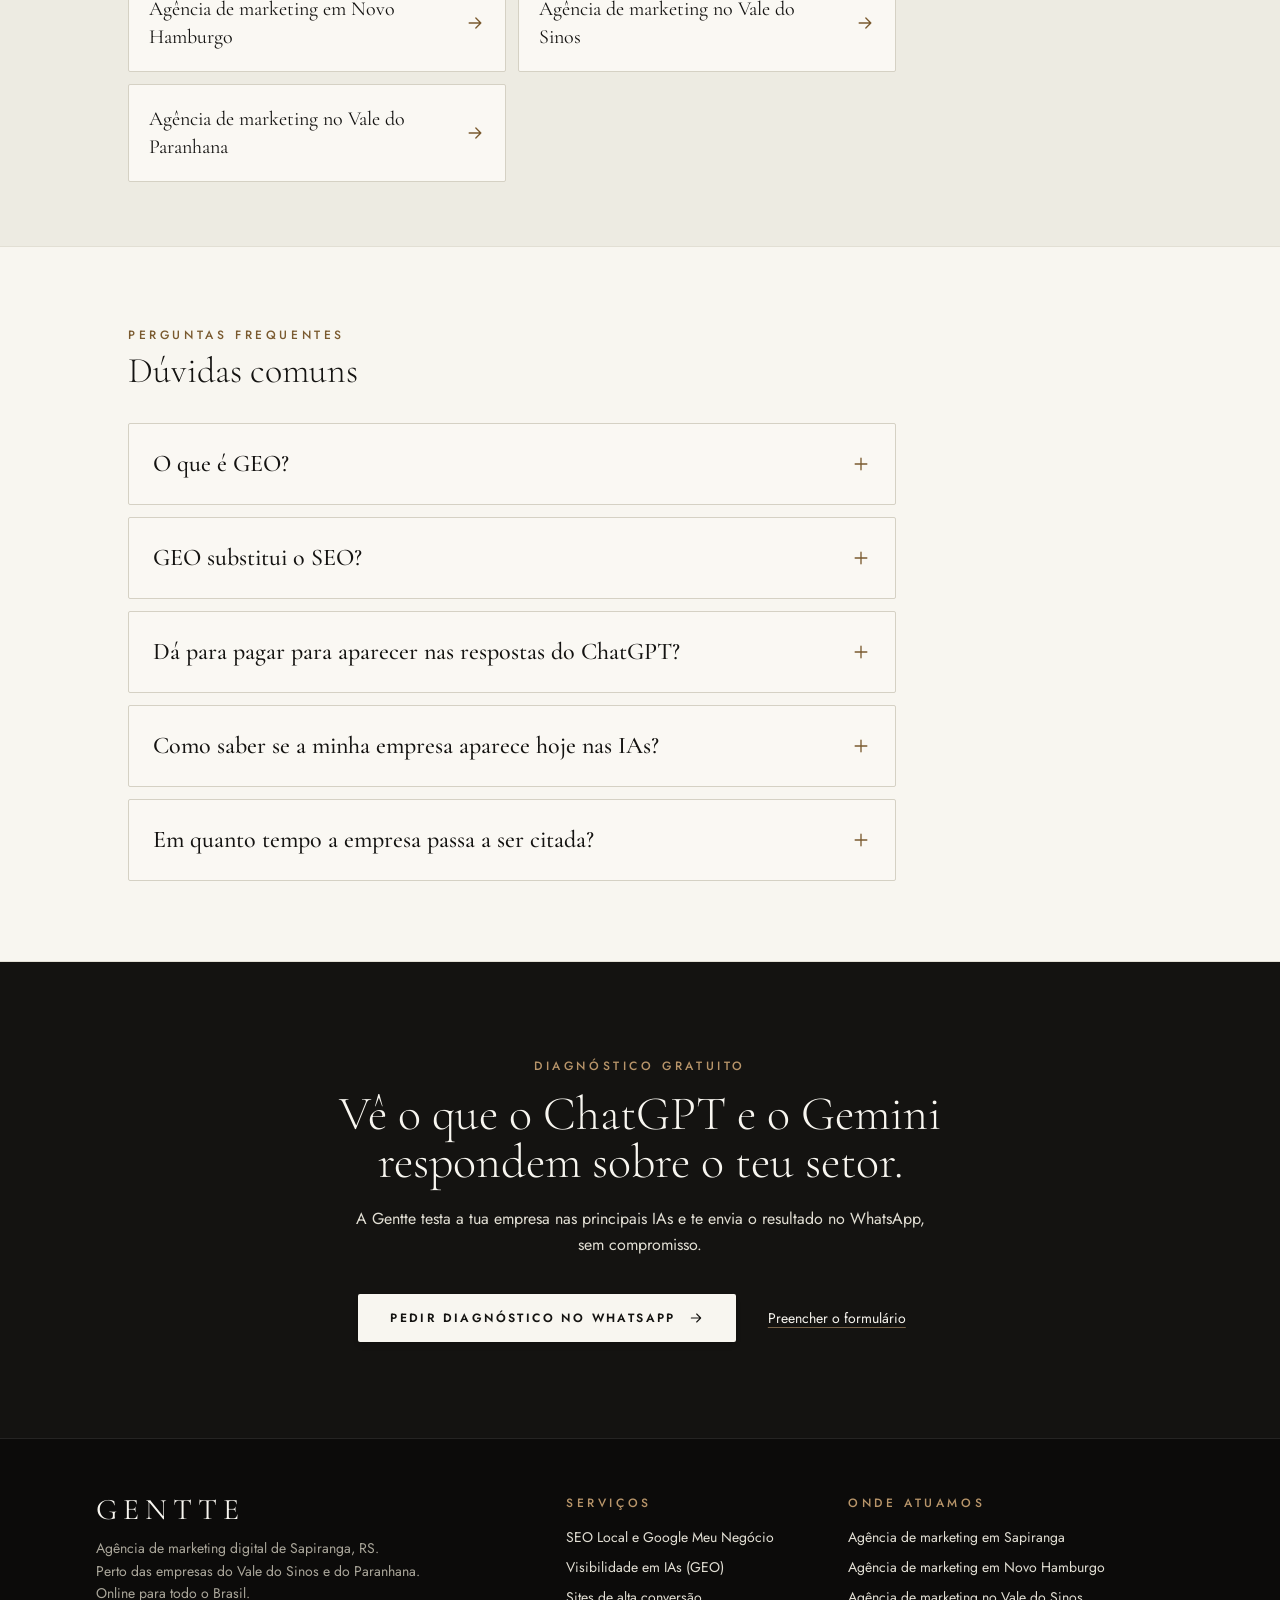
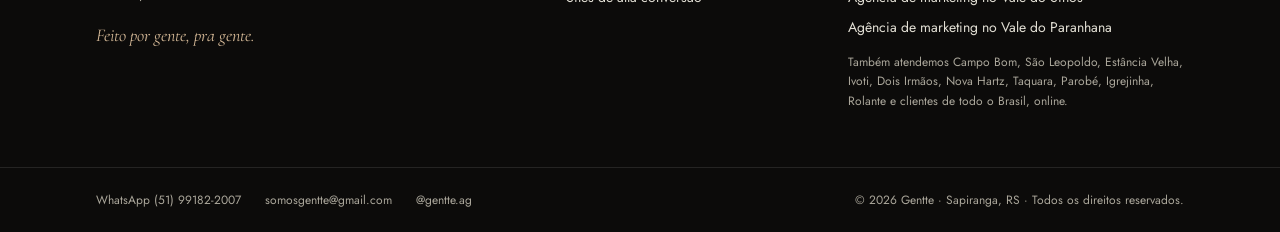
<file: visibilidade-em-ia-geo.html>
<!DOCTYPE html>
<html lang="pt-BR">
<head>
<meta charset="UTF-8">
<meta name="viewport" content="width=device-width, initial-scale=1">
<!-- Google Tag Manager -->
<script>(function(w,d,s,l,i){w[l]=w[l]||[];w[l].push({'gtm.start':new Date().getTime(),event:'gtm.js'});var f=d.getElementsByTagName(s)[0],j=d.createElement(s),dl=l!='dataLayer'?'&l='+l:'';j.async=true;j.src='https://www.googletagmanager.com/gtm.js?id='+i+dl;f.parentNode.insertBefore(j,f);})(window,document,'script','dataLayer','GTM-KPG8CZ2H');</script>
<!-- End Google Tag Manager -->
<script>document.documentElement.classList.add('js')</script>
<title>Aparecer no ChatGPT e no Gemini: GEO para Empresas | Gentte</title>
<meta name="description" content="Como aparecer no ChatGPT, no Gemini e nas respostas de IA. A Gentte testa e estrutura a tua empresa no Vale do Sinos, no Paranhana e em todo o Brasil.">
<meta name="robots" content="index, follow, max-image-preview:large, max-snippet:-1">
<meta name="author" content="Gentte">
<meta name="theme-color" content="#141311">
<link rel="canonical" href="https://somosgentte.com.br/visibilidade-em-ia-geo">
<meta property="og:type" content="website">
<meta property="og:site_name" content="Gentte">
<meta property="og:locale" content="pt_BR">
<meta property="og:url" content="https://somosgentte.com.br/visibilidade-em-ia-geo">
<meta property="og:title" content="Aparecer no ChatGPT e no Gemini: GEO para Empresas | Gentte">
<meta property="og:description" content="Como aparecer no ChatGPT, no Gemini e nas respostas de IA. A Gentte testa e estrutura a tua empresa no Vale do Sinos, no Paranhana e em todo o Brasil.">
<meta property="og:image" content="https://somosgentte.com.br/og-image.jpg?v=20261108">
<meta property="og:image:secure_url" content="https://somosgentte.com.br/og-image.jpg?v=20261108">
<meta property="og:image:type" content="image/jpeg">
<meta property="og:image:width" content="1200">
<meta property="og:image:height" content="630">
<meta property="og:image:alt" content="Gentte, agência de marketing digital em Sapiranga, Novo Hamburgo e Vale do Sinos">
<meta name="twitter:card" content="summary_large_image">
<meta name="twitter:title" content="Aparecer no ChatGPT e no Gemini: GEO para Empresas | Gentte">
<meta name="twitter:description" content="Como aparecer no ChatGPT, no Gemini e nas respostas de IA. A Gentte testa e estrutura a tua empresa no Vale do Sinos, no Paranhana e em todo o Brasil.">
<meta name="twitter:image" content="https://somosgentte.com.br/og-image.jpg?v=20261108">
<link rel="icon" href="/favicon.ico" sizes="48x48">
  <link rel="icon" type="image/png" sizes="48x48" href="/favicon-48.png">
  <link rel="icon" type="image/png" sizes="96x96" href="/favicon-96.png">
  <link rel="icon" type="image/png" sizes="192x192" href="/icon-192.png">
  <link rel="apple-touch-icon" sizes="180x180" href="/apple-touch-icon.png">
<link rel="manifest" href="/site.webmanifest">
<link rel="preload" href="/cormorant-garamond-latin-wght-normal.woff2" as="font" type="font/woff2" crossorigin>
<link rel="preload" href="/jost-latin-wght-normal.woff2" as="font" type="font/woff2" crossorigin>
<link rel="stylesheet" href="/style.css?v=20261108">
<script type="application/ld+json">
{
 "@context": "https://schema.org",
 "@graph": [
  {
   "@type": [
    "ProfessionalService",
    "Organization"
   ],
   "@id": "https://somosgentte.com.br/#organizacao",
   "name": "Gentte",
   "legalName": "KWDIGITAL LTDA",
   "alternateName": [
    "GENTTE",
    "Gentte Posicionamento Digital"
   ],
   "slogan": "Feito por gente, pra gente.",
   "description": "Agência de marketing digital de Sapiranga, RS, perto das empresas do Vale do Sinos e do Vale do Paranhana e com atendimento online para todo o Brasil. Faz empresas serem encontradas no Google, no Google Maps e em inteligências artificiais como ChatGPT e Gemini, com SEO local, Google Meu Negócio, sites rápidos e dados estruturados.",
   "url": "https://somosgentte.com.br/",
   "logo": {
    "@type": "ImageObject",
    "url": "https://somosgentte.com.br/icon-512.png",
    "width": 512,
    "height": 512
   },
   "image": "https://somosgentte.com.br/og-image.jpg",
   "telephone": "+55-51-99182-2007",
   "email": "somosgentte@gmail.com",
   "priceRange": "$$",
   "address": {
    "@type": "PostalAddress",
    "addressLocality": "Sapiranga",
    "addressRegion": "RS",
    "addressCountry": "BR"
   },
   "areaServed": [
    {
     "@type": "City",
     "name": "Sapiranga",
     "containedInPlace": {
      "@type": "AdministrativeArea",
      "name": "Rio Grande do Sul"
     }
    },
    {
     "@type": "City",
     "name": "Novo Hamburgo",
     "containedInPlace": {
      "@type": "AdministrativeArea",
      "name": "Rio Grande do Sul"
     }
    },
    {
     "@type": "City",
     "name": "Campo Bom",
     "containedInPlace": {
      "@type": "AdministrativeArea",
      "name": "Rio Grande do Sul"
     }
    },
    {
     "@type": "City",
     "name": "São Leopoldo",
     "containedInPlace": {
      "@type": "AdministrativeArea",
      "name": "Rio Grande do Sul"
     }
    },
    {
     "@type": "City",
     "name": "Estância Velha",
     "containedInPlace": {
      "@type": "AdministrativeArea",
      "name": "Rio Grande do Sul"
     }
    },
    {
     "@type": "City",
     "name": "Ivoti",
     "containedInPlace": {
      "@type": "AdministrativeArea",
      "name": "Rio Grande do Sul"
     }
    },
    {
     "@type": "City",
     "name": "Dois Irmãos",
     "containedInPlace": {
      "@type": "AdministrativeArea",
      "name": "Rio Grande do Sul"
     }
    },
    {
     "@type": "City",
     "name": "Nova Hartz",
     "containedInPlace": {
      "@type": "AdministrativeArea",
      "name": "Rio Grande do Sul"
     }
    },
    {
     "@type": "City",
     "name": "Araricá",
     "containedInPlace": {
      "@type": "AdministrativeArea",
      "name": "Rio Grande do Sul"
     }
    },
    {
     "@type": "City",
     "name": "Portão",
     "containedInPlace": {
      "@type": "AdministrativeArea",
      "name": "Rio Grande do Sul"
     }
    },
    {
     "@type": "City",
     "name": "Taquara",
     "containedInPlace": {
      "@type": "AdministrativeArea",
      "name": "Rio Grande do Sul"
     }
    },
    {
     "@type": "City",
     "name": "Parobé",
     "containedInPlace": {
      "@type": "AdministrativeArea",
      "name": "Rio Grande do Sul"
     }
    },
    {
     "@type": "City",
     "name": "Igrejinha",
     "containedInPlace": {
      "@type": "AdministrativeArea",
      "name": "Rio Grande do Sul"
     }
    },
    {
     "@type": "City",
     "name": "Rolante",
     "containedInPlace": {
      "@type": "AdministrativeArea",
      "name": "Rio Grande do Sul"
     }
    },
    {
     "@type": "City",
     "name": "Riozinho",
     "containedInPlace": {
      "@type": "AdministrativeArea",
      "name": "Rio Grande do Sul"
     }
    },
    {
     "@type": "City",
     "name": "Três Coroas",
     "containedInPlace": {
      "@type": "AdministrativeArea",
      "name": "Rio Grande do Sul"
     }
    },
    {
     "@type": "AdministrativeArea",
     "name": "Vale do Sinos"
    },
    {
     "@type": "AdministrativeArea",
     "name": "Vale do Paranhana"
    },
    {
     "@type": "Country",
     "name": "Brasil"
    }
   ],
   "knowsAbout": [
    "SEO local",
    "Google Meu Negócio",
    "Google Maps",
    "Visibilidade em inteligência artificial (GEO)",
    "Dados estruturados Schema.org",
    "Marketing digital para negócios locais",
    "Criação de sites de alta conversão"
   ],
   "serviceType": [
    "Marketing digital",
    "SEO local",
    "Gestão de Google Meu Negócio",
    "Otimização para inteligência artificial (GEO)",
    "Criação de sites",
    "Gestão de tráfego pago"
   ],
   "founder": [
    {
     "@type": "Person",
     "name": "Francis Klock",
     "jobTitle": "Sócio, estratégia e posicionamento"
    },
    {
     "@type": "Person",
     "name": "Kauã Woisechowski",
     "jobTitle": "Sócio, performance e crescimento"
    }
   ],
   "contactPoint": [
    {
     "@type": "ContactPoint",
     "contactType": "customer service",
     "telephone": "+55-51-99182-2007",
     "email": "somosgentte@gmail.com",
     "areaServed": "BR",
     "availableLanguage": "pt-BR"
    }
   ],
   "sameAs": [
    "https://www.instagram.com/gentte.ag/"
   ]
  },
  {
   "@type": "WebPage",
   "@id": "https://somosgentte.com.br/visibilidade-em-ia-geo#pagina",
   "url": "https://somosgentte.com.br/visibilidade-em-ia-geo",
   "name": "Aparecer no ChatGPT e no Gemini: GEO para Empresas | Gentte",
   "description": "Como aparecer no ChatGPT, no Gemini e nas respostas de IA. A Gentte testa e estrutura a tua empresa no Vale do Sinos, no Paranhana e em todo o Brasil.",
   "inLanguage": "pt-BR",
   "isPartOf": {
    "@id": "https://somosgentte.com.br/#site"
   },
   "about": {
    "@id": "https://somosgentte.com.br/#organizacao"
   },
   "primaryImageOfPage": {
    "@type": "ImageObject",
    "url": "https://somosgentte.com.br/og-image.jpg"
   },
   "dateModified": "2026-11-08",
   "breadcrumb": {
    "@id": "https://somosgentte.com.br/visibilidade-em-ia-geo#migalhas"
   }
  },
  {
   "@type": "BreadcrumbList",
   "itemListElement": [
    {
     "@type": "ListItem",
     "position": 1,
     "name": "Início",
     "item": "https://somosgentte.com.br/"
    },
    {
     "@type": "ListItem",
     "position": 2,
     "name": "Visibilidade em IAs (GEO)",
     "item": "https://somosgentte.com.br/visibilidade-em-ia-geo"
    }
   ],
   "@id": "https://somosgentte.com.br/visibilidade-em-ia-geo#migalhas"
  },
  {
   "@type": "Service",
   "@id": "https://somosgentte.com.br/visibilidade-em-ia-geo#servico",
   "name": "Visibilidade em inteligências artificiais (GEO)",
   "serviceType": "Otimização para IA generativa",
   "provider": {
    "@id": "https://somosgentte.com.br/#organizacao"
   },
   "areaServed": [
    {
     "@type": "City",
     "name": "Sapiranga"
    },
    {
     "@type": "City",
     "name": "Novo Hamburgo"
    },
    {
     "@type": "City",
     "name": "Taquara"
    },
    {
     "@type": "City",
     "name": "Parobé"
    },
    {
     "@type": "AdministrativeArea",
     "name": "Vale do Sinos"
    },
    {
     "@type": "AdministrativeArea",
     "name": "Vale do Paranhana"
    },
    {
     "@type": "Country",
     "name": "Brasil"
    }
   ],
   "description": "Teste de visibilidade em ChatGPT, Gemini e Perplexity, dados estruturados Schema.org, conteúdo de perguntas e respostas e acompanhamento mensal."
  },
  {
   "@type": "FAQPage",
   "mainEntity": [
    {
     "@type": "Question",
     "name": "O que é GEO?",
     "acceptedAnswer": {
      "@type": "Answer",
      "text": "GEO, ou Generative Engine Optimization, é a otimização da presença de uma empresa para mecanismos de resposta baseados em IA. Também aparece com o nome de AEO (Answer Engine Optimization)."
     }
    },
    {
     "@type": "Question",
     "name": "GEO substitui o SEO?",
     "acceptedAnswer": {
      "@type": "Answer",
      "text": "Não. Os dois se complementam. As IAs consultam muito do que está bem posicionado e bem estruturado na web, então uma boa base de SEO local ajuda também no GEO."
     }
    },
    {
     "@type": "Question",
     "name": "Dá para pagar para aparecer nas respostas do ChatGPT?",
     "acceptedAnswer": {
      "@type": "Answer",
      "text": "As respostas orgânicas das IAs não podem ser compradas, e desconfia de quem vende isso como garantia. O que se pode fazer é facilitar o entendimento sobre a tua empresa e fortalecer os sinais de confiança."
     }
    },
    {
     "@type": "Question",
     "name": "Como saber se a minha empresa aparece hoje nas IAs?",
     "acceptedAnswer": {
      "@type": "Answer",
      "text": "Pergunta ao ChatGPT e ao Gemini o que um cliente perguntaria, como “melhor clínica de estética em Novo Hamburgo”, e vê se a tua empresa é citada. Se preferires, a Gentte faz esse teste completo, com várias perguntas e ferramentas, no diagnóstico gratuito."
     }
    },
    {
     "@type": "Question",
     "name": "Em quanto tempo a empresa passa a ser citada?",
     "acceptedAnswer": {
      "@type": "Answer",
      "text": "Não há prazo garantido. A presença nas IAs se constrói junto com o posicionamento no Google e com a reputação da empresa, e o ritmo depende do segmento e do ponto de partida. Medimos todo mês para mostrar a evolução."
     }
    }
   ]
  }
 ]
}
</script>
</head><body class="relative">
<!-- Google Tag Manager (noscript) -->
<noscript><iframe src="https://www.googletagmanager.com/ns.html?id=GTM-KPG8CZ2H" height="0" width="0" style="display:none;visibility:hidden"></iframe></noscript>
<!-- End Google Tag Manager (noscript) -->
<a href="#conteudo" class="sr-only focus:not-sr-only focus:fixed focus:top-3 focus:left-3 focus:z-[100] focus:bg-ink focus:text-cream-light focus:px-4 focus:py-2">Ir para o conteúdo</a>
<header class="sticky top-0 z-50 bg-cream/95 backdrop-blur-md border-b border-cream-mid">
  <div class="max-w-6xl mx-auto flex items-center justify-between gap-4 py-3.5 px-4 sm:px-8">
    <a href="/" class="flex flex-col group" aria-label="Gentte, agência de marketing digital. Ir para o início">
      <span class="font-serif text-2xl sm:text-3xl tracking-[0.2em] font-normal text-ink group-hover:text-gold-deep transition-colors leading-none">GENTTE</span>
      <span class="text-[9px] tracking-[0.35em] uppercase text-ink-muted mt-1 font-medium whitespace-nowrap">Agência de marketing digital</span>
    </a>
    <nav class="hidden xl:flex items-center gap-7 text-[11px] tracking-[0.18em] uppercase font-medium text-ink-soft whitespace-nowrap" aria-label="Principal"><a href="/#metodo" class="hover:text-gold-text transition-colors">O que entregamos</a><a href="/seo-local-google-meu-negocio" class="hover:text-gold-text transition-colors">SEO Local</a><a href="/visibilidade-em-ia-geo" class="hover:text-gold-text transition-colors">Visibilidade em IA</a><a href="/#atuacao" class="hover:text-gold-text transition-colors">Onde atuamos</a><a href="/#perguntas" class="hover:text-gold-text transition-colors">Dúvidas</a></nav>
    <div class="flex items-center gap-3">
      <a data-wa="header" href="https://wa.me/5551991822007?text=Ol%C3%A1%21%20Acessei%20o%20site%20da%20Gentte%20e%20gostaria%20de%20um%20diagn%C3%B3stico%20de%20posicionamento." target="_blank" rel="noopener" class="hidden sm:inline-flex items-center gap-2 bg-ink hover:bg-ink-soft text-cream-light text-[11px] uppercase tracking-[0.18em] font-medium px-5 py-2.5 rounded-sm transition-all shadow-sm active:scale-95 whitespace-nowrap">Falar com a Gentte</a>
      <details class="xl:hidden relative">
        <summary class="list-none cursor-pointer grid place-items-center w-11 h-11 border border-cream-dark rounded-sm" aria-label="Abrir menu"><svg class="w-5 h-5" viewBox="0 0 24 24" fill="none" stroke="currentColor" stroke-width="1.6" stroke-linecap="round" stroke-linejoin="round" aria-hidden="true"><path d="M4 8h16M4 16h16"/></svg></summary>
        <div class="absolute right-0 mt-2 w-72 bg-cream-light border border-cream-dark shadow-xl p-5 text-sm uppercase tracking-[0.12em] font-medium"><a href="/#tese" class="block py-3 border-b border-cream-mid hover:text-gold-text">A tese</a><a href="/#metodo" class="block py-3 border-b border-cream-mid hover:text-gold-text">O que entregamos</a><a href="/seo-local-google-meu-negocio" class="block py-3 border-b border-cream-mid hover:text-gold-text">SEO Local</a><a href="/visibilidade-em-ia-geo" class="block py-3 border-b border-cream-mid hover:text-gold-text">Visibilidade em IA</a><a href="/#atuacao" class="block py-3 border-b border-cream-mid hover:text-gold-text">Onde atuamos</a><a href="/#perguntas" class="block py-3 border-b border-cream-mid hover:text-gold-text">Dúvidas</a><a href="/#diagnostico" class="block py-3 border-b border-cream-mid hover:text-gold-text">Diagnóstico</a>
          <a data-wa="menu_mobile" href="https://wa.me/5551991822007?text=Ol%C3%A1%21%20Acessei%20o%20site%20da%20Gentte%20e%20gostaria%20de%20um%20diagn%C3%B3stico%20de%20posicionamento." target="_blank" rel="noopener" class="btn-ink w-full mt-4">Falar com a Gentte</a></div>
      </details>
    </div>
  </div>
</header><main id="conteudo">
<section class="px-4 sm:px-6 pt-10 sm:pt-14 pb-16 sm:pb-20"><div class="max-w-5xl mx-auto">
  <nav aria-label="Você está em" class="mb-8"><ol class="flex flex-wrap items-center gap-2 text-xs tracking-wide text-ink-muted"><li><a href="/" class="hover:text-gold-text underline underline-offset-4 decoration-cream-dark">Início</a></li><li aria-hidden="true" class="text-gold">/</li><li aria-current="page" class="text-ink">Visibilidade em IAs (GEO)</li></ol></nav>
  <p class="eyebrow mb-4">O novo caminho até o cliente</p>
  <h1 class="font-serif text-4xl sm:text-6xl font-light text-ink leading-[1.1] tracking-tight mb-10">Como aparecer no ChatGPT e no Gemini: <em class="italic text-gold-deep font-normal">visibilidade em IAs (GEO)</em></h1>
  <div class="bg-cream-light border-l-2 border-gold p-6 sm:p-9 max-w-3xl">
    <p class="eyebrow mb-3">Resposta rápida</p>
    <h2 class="font-serif text-2xl sm:text-3xl text-ink font-medium mb-3">O que é GEO (Generative Engine Optimization)?</h2>
    <p class="text-ink-soft leading-relaxed">GEO é o conjunto de práticas que aumentam a chance de uma empresa ser entendida, lembrada e citada por assistentes de inteligência artificial, como ChatGPT, Gemini, Perplexity e os resumos do Google.<br>A Gentte testa como a tua empresa aparece hoje nessas ferramentas e estrutura o site, a ficha do Google e o conteúdo para que ela seja uma resposta clara e confiável na tua cidade.</p>
  </div></div>
</section>
<section class="py-16 sm:py-20 px-4 sm:px-6 "><div class="max-w-5xl mx-auto"><div class="max-w-3xl">
  <p class="eyebrow mb-2">O cenário</p><h2 class="font-serif text-3xl sm:text-4xl font-light text-ink leading-tight mb-6">As pessoas já usam IA para escolher onde comprar</h2>
  <div class="prose-g"><p>Perguntar a um assistente “qual a melhor clínica de implante em Novo Hamburgo ou em Taquara?” é um hábito que cresce a cada ano.<br>A resposta não mostra dez links: cita poucas empresas e explica por quê.<br>Quem não é citado não entra na decisão, e muitas vezes nem sabe que ficou de fora.</p></div></div></div></section>
<section class="py-16 sm:py-20 px-4 sm:px-6 bg-cream-light border-y border-cream-mid"><div class="max-w-5xl mx-auto"><div class="max-w-3xl">
  <p class="eyebrow mb-2">Fatores</p><h2 class="font-serif text-3xl sm:text-4xl font-light text-ink leading-tight mb-6">O que influencia a citação de uma empresa</h2>
  <div class="prose-g"><p>Nenhuma empresa controla o que uma IA responde.<br>O que dá para fazer é facilitar o trabalho dela e fortalecer os sinais de confiança:</p><ul class="space-y-3 my-5"><li class="flex items-start gap-3 text-ink-soft"><span class="text-gold-text mt-1"><svg class="w-4 h-4" viewBox="0 0 24 24" fill="none" stroke="currentColor" stroke-width="1.6" stroke-linecap="round" stroke-linejoin="round" aria-hidden="true"><path d="M5 12.5l4.5 4.5L19 7.5"/></svg></span><span>Informações claras e iguais em todos os lugares (nome, endereço, serviços, horário)</span></li><li class="flex items-start gap-3 text-ink-soft"><span class="text-gold-text mt-1"><svg class="w-4 h-4" viewBox="0 0 24 24" fill="none" stroke="currentColor" stroke-width="1.6" stroke-linecap="round" stroke-linejoin="round" aria-hidden="true"><path d="M5 12.5l4.5 4.5L19 7.5"/></svg></span><span>Dados estruturados Schema.org no site, que dizem à máquina quem tu és e o que faz</span></li><li class="flex items-start gap-3 text-ink-soft"><span class="text-gold-text mt-1"><svg class="w-4 h-4" viewBox="0 0 24 24" fill="none" stroke="currentColor" stroke-width="1.6" stroke-linecap="round" stroke-linejoin="round" aria-hidden="true"><path d="M5 12.5l4.5 4.5L19 7.5"/></svg></span><span>Ficha do Google Meu Negócio completa e atualizada</span></li><li class="flex items-start gap-3 text-ink-soft"><span class="text-gold-text mt-1"><svg class="w-4 h-4" viewBox="0 0 24 24" fill="none" stroke="currentColor" stroke-width="1.6" stroke-linecap="round" stroke-linejoin="round" aria-hidden="true"><path d="M5 12.5l4.5 4.5L19 7.5"/></svg></span><span>Avaliações reais de clientes, com respostas</span></li><li class="flex items-start gap-3 text-ink-soft"><span class="text-gold-text mt-1"><svg class="w-4 h-4" viewBox="0 0 24 24" fill="none" stroke="currentColor" stroke-width="1.6" stroke-linecap="round" stroke-linejoin="round" aria-hidden="true"><path d="M5 12.5l4.5 4.5L19 7.5"/></svg></span><span>Conteúdo que responde diretamente às perguntas dos clientes</span></li><li class="flex items-start gap-3 text-ink-soft"><span class="text-gold-text mt-1"><svg class="w-4 h-4" viewBox="0 0 24 24" fill="none" stroke="currentColor" stroke-width="1.6" stroke-linecap="round" stroke-linejoin="round" aria-hidden="true"><path d="M5 12.5l4.5 4.5L19 7.5"/></svg></span><span>Menções em fontes confiáveis e diretórios da região</span></li><li class="flex items-start gap-3 text-ink-soft"><span class="text-gold-text mt-1"><svg class="w-4 h-4" viewBox="0 0 24 24" fill="none" stroke="currentColor" stroke-width="1.6" stroke-linecap="round" stroke-linejoin="round" aria-hidden="true"><path d="M5 12.5l4.5 4.5L19 7.5"/></svg></span><span>Site rápido e acessível, que robôs e pessoas conseguem ler</span></li></ul></div></div></div></section>
<section class="py-16 sm:py-20 px-4 sm:px-6 "><div class="max-w-5xl mx-auto"><div class="max-w-3xl">
  <p class="eyebrow mb-2">Método</p><h2 class="font-serif text-3xl sm:text-4xl font-light text-ink leading-tight mb-6">Como a Gentte trabalha o GEO</h2>
  <div class="prose-g"><ol class="mt-2"><li class="flex gap-5 py-5 border-b border-cream-mid"><span class="font-serif text-3xl text-gold-text leading-none shrink-0 w-10">01</span><div><h3 class="font-serif text-xl sm:text-2xl text-ink font-medium mb-1">Teste de visibilidade</h3><p class="text-sm text-ink-soft leading-relaxed">Fazemos as perguntas reais do teu segmento e da tua cidade no ChatGPT, no Gemini, no Perplexity e no Google, e registramos o que cada um responde.</p></div></li><li class="flex gap-5 py-5 border-b border-cream-mid"><span class="font-serif text-3xl text-gold-text leading-none shrink-0 w-10">02</span><div><h3 class="font-serif text-xl sm:text-2xl text-ink font-medium mb-1">Mapa de lacunas</h3><p class="text-sm text-ink-soft leading-relaxed">Identificamos quem é citado no teu lugar, por que, e o que falta para a tua empresa entrar.</p></div></li><li class="flex gap-5 py-5 border-b border-cream-mid"><span class="font-serif text-3xl text-gold-text leading-none shrink-0 w-10">03</span><div><h3 class="font-serif text-xl sm:text-2xl text-ink font-medium mb-1">Estrutura técnica</h3><p class="text-sm text-ink-soft leading-relaxed">Implementamos dados estruturados, páginas de perguntas e respostas, e orientações de leitura para robôs (robots.txt e llms.txt).</p></div></li><li class="flex gap-5 py-5 border-b border-cream-mid"><span class="font-serif text-3xl text-gold-text leading-none shrink-0 w-10">04</span><div><h3 class="font-serif text-xl sm:text-2xl text-ink font-medium mb-1">Reputação e presença</h3><p class="text-sm text-ink-soft leading-relaxed">Organizamos avaliações, citações e consistência de dados nos canais que as IAs consultam.</p></div></li><li class="flex gap-5 py-5 border-b border-cream-mid"><span class="font-serif text-3xl text-gold-text leading-none shrink-0 w-10">05</span><div><h3 class="font-serif text-xl sm:text-2xl text-ink font-medium mb-1">Medição mensal</h3><p class="text-sm text-ink-soft leading-relaxed">Repetimos o teste todo mês e mostramos o que mudou.</p></div></li></ol></div></div></div></section>
<section class="py-16 sm:py-20 px-4 sm:px-6 "><div class="max-w-5xl mx-auto"><div class="max-w-3xl">
  <p class="eyebrow mb-2">Honestidade</p><h2 class="font-serif text-3xl sm:text-4xl font-light text-ink leading-tight mb-6">O que a Gentte não promete</h2>
  <div class="prose-g"><p>Não prometemos ser citado em toda resposta, nem “primeiro lugar no ChatGPT”.<br>Quem promete isso está vendendo o que não controla.<br>Prometemos método, transparência e medição, e um plano feito para o teu negócio e a tua cidade.</p><p>O GEO funciona melhor sobre uma base sólida de <a href="/seo-local-google-meu-negocio" class="link-g">SEO local e Google Meu Negócio</a>, e por isso as duas frentes andam juntas.<br><a href="/#diagnostico" class="link-g">Pede o diagnóstico gratuito</a> para ver como a tua empresa aparece hoje.</p></div></div></div></section>
<section class="py-16 px-4 sm:px-6 border-t border-cream-mid"><div class="max-w-5xl mx-auto"><div class="max-w-3xl"><p class="eyebrow mb-4">Continue explorando</p><div class="grid gap-3 sm:grid-cols-2"><a href="/seo-local-google-meu-negocio" class="group flex items-center justify-between gap-4 p-5 bg-cream-card border border-cream-dark rounded-sm hover:border-gold transition-all"><span class="font-serif text-xl text-ink">SEO local e Google Meu Negócio</span><span class="text-gold-text group-hover:translate-x-1 transition-transform"><svg class="w-5 h-5" viewBox="0 0 24 24" fill="none" stroke="currentColor" stroke-width="1.6" stroke-linecap="round" stroke-linejoin="round" aria-hidden="true"><path d="M5 12h14M13 6l6 6-6 6"/></svg></span></a><a href="/agencia-de-marketing-sapiranga" class="group flex items-center justify-between gap-4 p-5 bg-cream-card border border-cream-dark rounded-sm hover:border-gold transition-all"><span class="font-serif text-xl text-ink">Agência de marketing em Sapiranga</span><span class="text-gold-text group-hover:translate-x-1 transition-transform"><svg class="w-5 h-5" viewBox="0 0 24 24" fill="none" stroke="currentColor" stroke-width="1.6" stroke-linecap="round" stroke-linejoin="round" aria-hidden="true"><path d="M5 12h14M13 6l6 6-6 6"/></svg></span></a><a href="/agencia-de-marketing-novo-hamburgo" class="group flex items-center justify-between gap-4 p-5 bg-cream-card border border-cream-dark rounded-sm hover:border-gold transition-all"><span class="font-serif text-xl text-ink">Agência de marketing em Novo Hamburgo</span><span class="text-gold-text group-hover:translate-x-1 transition-transform"><svg class="w-5 h-5" viewBox="0 0 24 24" fill="none" stroke="currentColor" stroke-width="1.6" stroke-linecap="round" stroke-linejoin="round" aria-hidden="true"><path d="M5 12h14M13 6l6 6-6 6"/></svg></span></a><a href="/agencia-de-marketing-vale-do-sinos" class="group flex items-center justify-between gap-4 p-5 bg-cream-card border border-cream-dark rounded-sm hover:border-gold transition-all"><span class="font-serif text-xl text-ink">Agência de marketing no Vale do Sinos</span><span class="text-gold-text group-hover:translate-x-1 transition-transform"><svg class="w-5 h-5" viewBox="0 0 24 24" fill="none" stroke="currentColor" stroke-width="1.6" stroke-linecap="round" stroke-linejoin="round" aria-hidden="true"><path d="M5 12h14M13 6l6 6-6 6"/></svg></span></a><a href="/agencia-de-marketing-vale-do-paranhana" class="group flex items-center justify-between gap-4 p-5 bg-cream-card border border-cream-dark rounded-sm hover:border-gold transition-all"><span class="font-serif text-xl text-ink">Agência de marketing no Vale do Paranhana</span><span class="text-gold-text group-hover:translate-x-1 transition-transform"><svg class="w-5 h-5" viewBox="0 0 24 24" fill="none" stroke="currentColor" stroke-width="1.6" stroke-linecap="round" stroke-linejoin="round" aria-hidden="true"><path d="M5 12h14M13 6l6 6-6 6"/></svg></span></a></div></div></div></section>
<section id="perguntas" class="py-16 sm:py-20 px-4 sm:px-6 bg-cream-light border-y border-cream-mid"><div class="max-w-5xl mx-auto"><div class="max-w-3xl">
  <p class="eyebrow mb-2">Perguntas frequentes</p><h2 class="font-serif text-3xl sm:text-4xl font-light text-ink leading-tight mb-8">Dúvidas comuns</h2>
  <div class="space-y-3"><details class="faq group border border-cream-dark bg-cream-card rounded-sm">
          <summary class="flex items-center justify-between gap-6 p-5 sm:p-6"><h3 class="font-serif text-xl sm:text-2xl text-ink font-medium leading-snug">O que é GEO?</h3><span class="faq-i text-gold-text shrink-0"><svg class="w-5 h-5" viewBox="0 0 24 24" fill="none" stroke="currentColor" stroke-width="1.6" stroke-linecap="round" stroke-linejoin="round" aria-hidden="true"><path d="M12 5v14M5 12h14"/></svg></span></summary>
          <div class="px-5 sm:px-6 pb-6 pt-1 text-ink-soft leading-relaxed prose-g"><p>GEO, ou Generative Engine Optimization, é a otimização da presença de uma empresa para mecanismos de resposta baseados em IA.<br>Também aparece com o nome de AEO (Answer Engine Optimization).</p></div></details>
<details class="faq group border border-cream-dark bg-cream-card rounded-sm">
          <summary class="flex items-center justify-between gap-6 p-5 sm:p-6"><h3 class="font-serif text-xl sm:text-2xl text-ink font-medium leading-snug">GEO substitui o SEO?</h3><span class="faq-i text-gold-text shrink-0"><svg class="w-5 h-5" viewBox="0 0 24 24" fill="none" stroke="currentColor" stroke-width="1.6" stroke-linecap="round" stroke-linejoin="round" aria-hidden="true"><path d="M12 5v14M5 12h14"/></svg></span></summary>
          <div class="px-5 sm:px-6 pb-6 pt-1 text-ink-soft leading-relaxed prose-g"><p>Não.<br>Os dois se complementam.<br>As IAs consultam muito do que está bem posicionado e bem estruturado na web, então uma boa base de SEO local ajuda também no GEO.</p></div></details>
<details class="faq group border border-cream-dark bg-cream-card rounded-sm">
          <summary class="flex items-center justify-between gap-6 p-5 sm:p-6"><h3 class="font-serif text-xl sm:text-2xl text-ink font-medium leading-snug">Dá para pagar para aparecer nas respostas do ChatGPT?</h3><span class="faq-i text-gold-text shrink-0"><svg class="w-5 h-5" viewBox="0 0 24 24" fill="none" stroke="currentColor" stroke-width="1.6" stroke-linecap="round" stroke-linejoin="round" aria-hidden="true"><path d="M12 5v14M5 12h14"/></svg></span></summary>
          <div class="px-5 sm:px-6 pb-6 pt-1 text-ink-soft leading-relaxed prose-g"><p>As respostas orgânicas das IAs não podem ser compradas, e desconfia de quem vende isso como garantia.<br>O que se pode fazer é facilitar o entendimento sobre a tua empresa e fortalecer os sinais de confiança.</p></div></details>
<details class="faq group border border-cream-dark bg-cream-card rounded-sm">
          <summary class="flex items-center justify-between gap-6 p-5 sm:p-6"><h3 class="font-serif text-xl sm:text-2xl text-ink font-medium leading-snug">Como saber se a minha empresa aparece hoje nas IAs?</h3><span class="faq-i text-gold-text shrink-0"><svg class="w-5 h-5" viewBox="0 0 24 24" fill="none" stroke="currentColor" stroke-width="1.6" stroke-linecap="round" stroke-linejoin="round" aria-hidden="true"><path d="M12 5v14M5 12h14"/></svg></span></summary>
          <div class="px-5 sm:px-6 pb-6 pt-1 text-ink-soft leading-relaxed prose-g"><p>Pergunta ao ChatGPT e ao Gemini o que um cliente perguntaria, como “melhor clínica de estética em Novo Hamburgo”, e vê se a tua empresa é citada.<br>Se preferires, a Gentte faz esse teste completo, com várias perguntas e ferramentas, no diagnóstico gratuito.</p></div></details>
<details class="faq group border border-cream-dark bg-cream-card rounded-sm">
          <summary class="flex items-center justify-between gap-6 p-5 sm:p-6"><h3 class="font-serif text-xl sm:text-2xl text-ink font-medium leading-snug">Em quanto tempo a empresa passa a ser citada?</h3><span class="faq-i text-gold-text shrink-0"><svg class="w-5 h-5" viewBox="0 0 24 24" fill="none" stroke="currentColor" stroke-width="1.6" stroke-linecap="round" stroke-linejoin="round" aria-hidden="true"><path d="M12 5v14M5 12h14"/></svg></span></summary>
          <div class="px-5 sm:px-6 pb-6 pt-1 text-ink-soft leading-relaxed prose-g"><p>Não há prazo garantido.<br>A presença nas IAs se constrói junto com o posicionamento no Google e com a reputação da empresa, e o ritmo depende do segmento e do ponto de partida.<br>Medimos todo mês para mostrar a evolução.</p></div></details></div></div></div></section>
<section class="bg-ink text-cream py-20 sm:py-24 px-4 sm:px-6 on-dark">
  <div class="max-w-3xl mx-auto text-center">
    <p class="eyebrow mb-4">Diagnóstico gratuito</p>
    <h2 class="font-serif text-3xl sm:text-5xl font-light text-cream-light leading-tight mb-5">Vê o que o ChatGPT e o Gemini respondem sobre o teu setor.</h2>
    <p class="text-cream-mid leading-relaxed mb-9 max-w-xl mx-auto">A Gentte testa a tua empresa nas principais IAs e te envia o resultado no WhatsApp, sem compromisso.</p>
    <div class="flex flex-col sm:flex-row items-center justify-center gap-4">
      <a data-wa="cta_geo" href="https://wa.me/5551991822007?text=Ol%C3%A1%21%20Vim%20pela%20p%C3%A1gina%20de%20visibilidade%20em%20IAs%20do%20site%20da%20Gentte%20e%20gostaria%20de%20testar%20como%20a%20minha%20empresa%20aparece%20no%20ChatGPT%20e%20no%20Gemini." target="_blank" rel="noopener" class="btn-light w-full sm:w-auto">Pedir diagnóstico no WhatsApp <svg class="w-4 h-4" viewBox="0 0 24 24" fill="none" stroke="currentColor" stroke-width="1.6" stroke-linecap="round" stroke-linejoin="round" aria-hidden="true"><path d="M5 12h14M13 6l6 6-6 6"/></svg></a>
      <a href="/#diagnostico" class="inline-flex items-center justify-center text-cream-light underline underline-offset-4 decoration-gold/60 hover:decoration-gold text-sm px-4 py-3">Preencher o formulário</a>
    </div>
  </div>
</section>
</main>
<footer class="bg-ink-pure text-cream-mid border-t border-white/10 on-dark">
  <div class="max-w-6xl mx-auto px-4 sm:px-8 py-14 grid gap-10 md:grid-cols-12 text-sm">
    <div class="md:col-span-5">
      <p class="font-serif text-3xl tracking-[0.2em] text-cream-light leading-none">GENTTE</p>
      <p class="mt-3 text-cream-muted leading-relaxed max-w-sm" data-nosnippet>Agência de marketing digital de Sapiranga, RS.<br>Perto das empresas do Vale do Sinos e do Paranhana.<br>Online para todo o Brasil.</p>
      <p class="mt-4 font-serif italic text-lg text-gold-light">Feito por gente, pra gente.</p>
    </div>
    <div class="md:col-span-3"><p class="eyebrow-dark eyebrow mb-4">Serviços</p>
      <ul class="space-y-2.5"><li><a href="/seo-local-google-meu-negocio" class="hover:text-gold transition-colors">SEO Local e Google Meu Negócio</a></li><li><a href="/visibilidade-em-ia-geo" class="hover:text-gold transition-colors">Visibilidade em IAs (GEO)</a></li><li><a href="/#metodo" class="hover:text-gold transition-colors">Sites de alta conversão</a></li></ul></div>
    <div class="md:col-span-4"><p class="eyebrow-dark eyebrow mb-4">Onde atuamos</p>
      <ul class="space-y-2.5"><li><a href="/agencia-de-marketing-sapiranga" class="hover:text-gold transition-colors">Agência de marketing em Sapiranga</a></li><li><a href="/agencia-de-marketing-novo-hamburgo" class="hover:text-gold transition-colors">Agência de marketing em Novo Hamburgo</a></li><li><a href="/agencia-de-marketing-vale-do-sinos" class="hover:text-gold transition-colors">Agência de marketing no Vale do Sinos</a></li><li><a href="/agencia-de-marketing-vale-do-paranhana" class="hover:text-gold transition-colors">Agência de marketing no Vale do Paranhana</a></li></ul>
      <p class="mt-4 text-cream-muted text-xs leading-relaxed">Também atendemos Campo Bom, São Leopoldo, Estância Velha, Ivoti, Dois Irmãos, Nova Hartz, Taquara, Parobé, Igrejinha, Rolante e clientes de todo o Brasil, online.</p></div>
  </div>
  <div class="border-t border-white/10">
    <div class="max-w-6xl mx-auto px-4 sm:px-8 py-6 flex flex-col md:flex-row gap-4 items-center justify-between text-xs text-cream-muted">
      <div class="flex flex-wrap items-center justify-center gap-x-6 gap-y-2">
        <a data-wa="rodape" href="https://wa.me/5551991822007?text=Ol%C3%A1%21%20Acessei%20o%20site%20da%20Gentte%20e%20gostaria%20de%20falar%20com%20a%20equipe." target="_blank" rel="noopener" class="hover:text-gold transition-colors">WhatsApp (51) 99182-2007</a>
        <a href="mailto:somosgentte@gmail.com" class="hover:text-gold transition-colors">somosgentte@gmail.com</a>
        <a href="https://www.instagram.com/gentte.ag/" target="_blank" rel="noopener me" class="hover:text-gold transition-colors">@gentte.ag</a>
      </div>
      <p>© 2026 Gentte · Sapiranga, RS · Todos os direitos reservados.</p>
    </div>
  </div>
</footer>
<div class="fixed bottom-5 right-4 sm:bottom-6 sm:right-6 z-50">
  <a data-wa="botao_flutuante" href="https://wa.me/5551991822007?text=Ol%C3%A1%21%20Vim%20pelo%20site%20da%20Gentte%20e%20gostaria%20de%20um%20diagn%C3%B3stico%20de%20posicionamento." target="_blank" rel="noopener" aria-label="Falar com a Gentte no WhatsApp" class="grid place-items-center w-14 h-14 bg-ink hover:bg-ink-soft text-gold rounded-full shadow-2xl border border-gold/40 transition-all duration-300 hover:scale-105 active:scale-95"><svg class="w-6 h-6 fill-current" viewBox="0 0 24 24" aria-hidden="true"><path d="M.057 24l1.687-6.163c-1.041-1.804-1.588-3.849-1.587-5.946.003-6.556 5.338-11.891 11.893-11.891 3.181.001 6.167 1.24 8.413 3.488 2.245 2.248 3.481 5.236 3.48 8.414-.003 6.557-5.338 11.892-11.893 11.892-1.99-.001-3.951-.5-5.688-1.448l-6.305 1.654zm6.597-3.807c1.676.995 3.276 1.591 5.392 1.592 5.448 0 9.886-4.434 9.889-9.885.002-5.462-4.415-9.89-9.881-9.892-5.452 0-9.887 4.434-9.889 9.884-.001 2.225.651 3.891 1.746 5.634l-.999 3.648 3.742-.981zm11.387-5.464c-.074-.124-.272-.198-.57-.347-.297-.149-1.758-.868-2.031-.967-.272-.099-.47-.149-.669.149-.198.297-.768.967-.941 1.165-.173.198-.347.223-.644.074-.297-.149-1.255-.462-2.39-1.475-.883-.788-1.48-1.761-1.653-2.059-.173-.297-.018-.458.13-.606.134-.133.297-.347.446-.521.151-.172.2-.296.3-.495.099-.198.05-.372-.025-.521-.075-.148-.669-1.611-.916-2.206-.242-.579-.487-.501-.669-.51l-.57-.01c-.198 0-.52.074-.792.372s-1.04 1.016-1.04 2.479 1.065 2.876 1.213 3.074c.149.198 2.095 3.2 5.076 4.487.709.306 1.263.489 1.694.626.712.226 1.36.194 1.872.118.571-.085 1.758-.719 2.006-1.413.248-.695.248-1.29.173-1.414z"/></svg></a>
</div>
<script src="/app.js?v=20261108" defer></script>
</body>
</html>
</file>
<file: style.css>
*,:after,:before{--tw-border-spacing-x:0;--tw-border-spacing-y:0;--tw-translate-x:0;--tw-translate-y:0;--tw-rotate:0;--tw-skew-x:0;--tw-skew-y:0;--tw-scale-x:1;--tw-scale-y:1;--tw-pan-x: ;--tw-pan-y: ;--tw-pinch-zoom: ;--tw-scroll-snap-strictness:proximity;--tw-gradient-from-position: ;--tw-gradient-via-position: ;--tw-gradient-to-position: ;--tw-ordinal: ;--tw-slashed-zero: ;--tw-numeric-figure: ;--tw-numeric-spacing: ;--tw-numeric-fraction: ;--tw-ring-inset: ;--tw-ring-offset-width:0px;--tw-ring-offset-color:#fff;--tw-ring-color:rgba(59,130,246,.5);--tw-ring-offset-shadow:0 0 #0000;--tw-ring-shadow:0 0 #0000;--tw-shadow:0 0 #0000;--tw-shadow-colored:0 0 #0000;--tw-blur: ;--tw-brightness: ;--tw-contrast: ;--tw-grayscale: ;--tw-hue-rotate: ;--tw-invert: ;--tw-saturate: ;--tw-sepia: ;--tw-drop-shadow: ;--tw-backdrop-blur: ;--tw-backdrop-brightness: ;--tw-backdrop-contrast: ;--tw-backdrop-grayscale: ;--tw-backdrop-hue-rotate: ;--tw-backdrop-invert: ;--tw-backdrop-opacity: ;--tw-backdrop-saturate: ;--tw-backdrop-sepia: ;--tw-contain-size: ;--tw-contain-layout: ;--tw-contain-paint: ;--tw-contain-style: }::backdrop{--tw-border-spacing-x:0;--tw-border-spacing-y:0;--tw-translate-x:0;--tw-translate-y:0;--tw-rotate:0;--tw-skew-x:0;--tw-skew-y:0;--tw-scale-x:1;--tw-scale-y:1;--tw-pan-x: ;--tw-pan-y: ;--tw-pinch-zoom: ;--tw-scroll-snap-strictness:proximity;--tw-gradient-from-position: ;--tw-gradient-via-position: ;--tw-gradient-to-position: ;--tw-ordinal: ;--tw-slashed-zero: ;--tw-numeric-figure: ;--tw-numeric-spacing: ;--tw-numeric-fraction: ;--tw-ring-inset: ;--tw-ring-offset-width:0px;--tw-ring-offset-color:#fff;--tw-ring-color:rgba(59,130,246,.5);--tw-ring-offset-shadow:0 0 #0000;--tw-ring-shadow:0 0 #0000;--tw-shadow:0 0 #0000;--tw-shadow-colored:0 0 #0000;--tw-blur: ;--tw-brightness: ;--tw-contrast: ;--tw-grayscale: ;--tw-hue-rotate: ;--tw-invert: ;--tw-saturate: ;--tw-sepia: ;--tw-drop-shadow: ;--tw-backdrop-blur: ;--tw-backdrop-brightness: ;--tw-backdrop-contrast: ;--tw-backdrop-grayscale: ;--tw-backdrop-hue-rotate: ;--tw-backdrop-invert: ;--tw-backdrop-opacity: ;--tw-backdrop-saturate: ;--tw-backdrop-sepia: ;--tw-contain-size: ;--tw-contain-layout: ;--tw-contain-paint: ;--tw-contain-style: }/*! tailwindcss v3.4.19 | MIT License | https://tailwindcss.com*/*,:after,:before{box-sizing:border-box;border:0 solid #e5e7eb}:after,:before{--tw-content:""}:host,html{line-height:1.5;-webkit-text-size-adjust:100%;-moz-tab-size:4;-o-tab-size:4;tab-size:4;font-family:Jost,-apple-system,BlinkMacSystemFont,sans-serif;font-feature-settings:normal;font-variation-settings:normal;-webkit-tap-highlight-color:transparent}body{margin:0;line-height:inherit}hr{height:0;color:inherit;border-top-width:1px}abbr:where([title]){-webkit-text-decoration:underline dotted;text-decoration:underline dotted}h1,h2,h3,h4,h5,h6{font-size:inherit;font-weight:inherit}a{color:inherit;text-decoration:inherit}b,strong{font-weight:bolder}code,kbd,pre,samp{font-family:ui-monospace,SFMono-Regular,Menlo,Monaco,Consolas,Liberation Mono,Courier New,monospace;font-feature-settings:normal;font-variation-settings:normal;font-size:1em}small{font-size:80%}sub,sup{font-size:75%;line-height:0;position:relative;vertical-align:baseline}sub{bottom:-.25em}sup{top:-.5em}table{text-indent:0;border-color:inherit;border-collapse:collapse}button,input,optgroup,select,textarea{font-family:inherit;font-feature-settings:inherit;font-variation-settings:inherit;font-size:100%;font-weight:inherit;line-height:inherit;letter-spacing:inherit;color:inherit;margin:0;padding:0}button,select{text-transform:none}button,input:where([type=button]),input:where([type=reset]),input:where([type=submit]){-webkit-appearance:button;background-color:transparent;background-image:none}:-moz-focusring{outline:auto}:-moz-ui-invalid{box-shadow:none}progress{vertical-align:baseline}::-webkit-inner-spin-button,::-webkit-outer-spin-button{height:auto}[type=search]{-webkit-appearance:textfield;outline-offset:-2px}::-webkit-search-decoration{-webkit-appearance:none}::-webkit-file-upload-button{-webkit-appearance:button;font:inherit}summary{display:list-item}blockquote,dd,dl,figure,h1,h2,h3,h4,h5,h6,hr,p,pre{margin:0}fieldset{margin:0}fieldset,legend{padding:0}menu,ol,ul{list-style:none;margin:0;padding:0}dialog{padding:0}textarea{resize:vertical}input::-moz-placeholder,textarea::-moz-placeholder{opacity:1;color:#9ca3af}input::placeholder,textarea::placeholder{opacity:1;color:#9ca3af}[role=button],button{cursor:pointer}:disabled{cursor:default}audio,canvas,embed,iframe,img,object,svg,video{display:block;vertical-align:middle}img,video{max-width:100%;height:auto}[hidden]:where(:not([hidden=until-found])){display:none}html{scroll-behavior:smooth}body{overflow-x:hidden;--tw-bg-opacity:1;background-color:rgb(237 235 226/var(--tw-bg-opacity,1));font-family:Jost,-apple-system,BlinkMacSystemFont,sans-serif;font-weight:400;--tw-text-opacity:1;color:rgb(20 19 17/var(--tw-text-opacity,1));-webkit-font-smoothing:antialiased;-moz-osx-font-smoothing:grayscale}h1,h2,h3,h4{font-family:Cormorant Garamond,Georgia,serif}:focus-visible{outline:2px solid #78552c;outline-offset:3px}.on-dark :focus-visible{outline-color:#d4b896}section[id]{scroll-margin-top:5.5rem}::-moz-selection{background:#141311;color:#f8f6f0}::selection{background:#141311;color:#f8f6f0}.eyebrow{font-family:Jost,-apple-system,BlinkMacSystemFont,sans-serif;font-size:11px;font-weight:500;text-transform:uppercase;letter-spacing:.3em;--tw-text-opacity:1;color:rgb(122 90 47/var(--tw-text-opacity,1))}@media (min-width:640px){.eyebrow{font-size:.75rem;line-height:1rem}}.eyebrow-dark,.on-dark .eyebrow{--tw-text-opacity:1;color:rgb(184 149 106/var(--tw-text-opacity,1))}.btn-ink{display:inline-flex;align-items:center;justify-content:center;gap:.75rem;border-radius:.125rem;--tw-bg-opacity:1;background-color:rgb(20 19 17/var(--tw-bg-opacity,1));padding:1rem 2rem;font-family:Jost,-apple-system,BlinkMacSystemFont,sans-serif;font-size:.75rem;line-height:1rem;font-weight:500;text-transform:uppercase;letter-spacing:.2em;--tw-text-opacity:1;color:rgb(248 246 240/var(--tw-text-opacity,1));--tw-shadow:0 4px 6px -1px rgba(0,0,0,.1),0 2px 4px -2px rgba(0,0,0,.1);--tw-shadow-colored:0 4px 6px -1px var(--tw-shadow-color),0 2px 4px -2px var(--tw-shadow-color);box-shadow:var(--tw-ring-offset-shadow,0 0 #0000),var(--tw-ring-shadow,0 0 #0000),var(--tw-shadow);transition-property:all;transition-timing-function:cubic-bezier(.4,0,.2,1);transition-duration:.15s}.btn-ink:hover{--tw-bg-opacity:1;background-color:rgb(45 43 39/var(--tw-bg-opacity,1))}.btn-ink:active{--tw-scale-x:.95;--tw-scale-y:.95;transform:translate(var(--tw-translate-x),var(--tw-translate-y)) rotate(var(--tw-rotate)) skewX(var(--tw-skew-x)) skewY(var(--tw-skew-y)) scaleX(var(--tw-scale-x)) scaleY(var(--tw-scale-y))}@media (min-width:640px){.btn-ink{white-space:nowrap}}.btn-ghost{display:inline-flex;align-items:center;justify-content:center;gap:.5rem;border-radius:.125rem;border-width:1px;--tw-border-opacity:1;border-color:rgb(213 209 196/var(--tw-border-opacity,1));background-color:transparent;padding:1rem 1.5rem;font-family:Jost,-apple-system,BlinkMacSystemFont,sans-serif;font-size:.75rem;line-height:1rem;font-weight:500;text-transform:uppercase;letter-spacing:.15em;--tw-text-opacity:1;color:rgb(20 19 17/var(--tw-text-opacity,1));transition-property:all;transition-timing-function:cubic-bezier(.4,0,.2,1);transition-duration:.15s}.btn-ghost:hover{--tw-bg-opacity:1;background-color:rgb(226 223 212/var(--tw-bg-opacity,1))}@media (min-width:640px){.btn-ghost{white-space:nowrap}}.btn-light{display:inline-flex;align-items:center;justify-content:center;gap:.75rem;border-radius:.125rem;--tw-bg-opacity:1;background-color:rgb(248 246 240/var(--tw-bg-opacity,1));padding:1rem 2rem;font-family:Jost,-apple-system,BlinkMacSystemFont,sans-serif;font-size:.75rem;line-height:1rem;font-weight:600;text-transform:uppercase;letter-spacing:.2em;--tw-text-opacity:1;color:rgb(20 19 17/var(--tw-text-opacity,1));--tw-shadow:0 4px 6px -1px rgba(0,0,0,.1),0 2px 4px -2px rgba(0,0,0,.1);--tw-shadow-colored:0 4px 6px -1px var(--tw-shadow-color),0 2px 4px -2px var(--tw-shadow-color);box-shadow:var(--tw-ring-offset-shadow,0 0 #0000),var(--tw-ring-shadow,0 0 #0000),var(--tw-shadow);transition-property:all;transition-timing-function:cubic-bezier(.4,0,.2,1);transition-duration:.15s}.btn-light:hover{--tw-bg-opacity:1;background-color:rgb(184 149 106/var(--tw-bg-opacity,1))}.btn-light:active{--tw-scale-x:.95;--tw-scale-y:.95;transform:translate(var(--tw-translate-x),var(--tw-translate-y)) rotate(var(--tw-rotate)) skewX(var(--tw-skew-x)) skewY(var(--tw-skew-y)) scaleX(var(--tw-scale-x)) scaleY(var(--tw-scale-y))}@media (min-width:640px){.btn-light{white-space:nowrap}}.editorial-line{width:1px;background:#b8956a}.prose-g p{margin-bottom:1rem;line-height:1.625;--tw-text-opacity:1;color:rgb(45 43 39/var(--tw-text-opacity,1))}.link-g,.prose-g a{--tw-text-opacity:1;color:rgb(122 90 47/var(--tw-text-opacity,1));text-decoration-line:underline;text-decoration-color:hsla(33,35%,57%,.5);text-underline-offset:4px}.link-g:hover,.prose-g a:hover{text-decoration-color:#b8956a}.faq summary{list-style:none;cursor:pointer}.faq summary::-webkit-details-marker{display:none}.faq .faq-i{transition:transform .25s ease}.faq[open] .faq-i{transform:rotate(45deg)}.field{width:100%;border-radius:.125rem;border-width:1px;border-color:hsla(0,0%,100%,.2);--tw-bg-opacity:1;background-color:rgb(20 19 17/var(--tw-bg-opacity,1));padding:.75rem 1rem;font-size:.875rem;line-height:1.25rem;--tw-text-opacity:1;color:rgb(248 246 240/var(--tw-text-opacity,1))}.field::-moz-placeholder{color:hsla(45,9%,64%,.7)}.field::placeholder{color:hsla(45,9%,64%,.7)}.field{transition-property:color,background-color,border-color,text-decoration-color,fill,stroke;transition-timing-function:cubic-bezier(.4,0,.2,1);transition-duration:.15s}.field:focus{--tw-border-opacity:1;border-color:rgb(184 149 106/var(--tw-border-opacity,1));outline:2px solid transparent;outline-offset:2px}.sr-only{position:absolute;width:1px;height:1px;padding:0;margin:-1px;overflow:hidden;clip:rect(0,0,0,0);white-space:nowrap;border-width:0}.visible{visibility:visible}.fixed{position:fixed}.absolute{position:absolute}.relative{position:relative}.sticky{position:sticky}.bottom-5{bottom:1.25rem}.right-0{right:0}.right-4{right:1rem}.top-0{top:0}.z-50{z-index:50}.mx-auto{margin-left:auto;margin-right:auto}.my-3{margin-top:.75rem;margin-bottom:.75rem}.my-4{margin-top:1rem;margin-bottom:1rem}.my-5{margin-top:1.25rem;margin-bottom:1.25rem}.mb-1{margin-bottom:.25rem}.mb-1\.5{margin-bottom:.375rem}.mb-10{margin-bottom:2.5rem}.mb-12{margin-bottom:3rem}.mb-14{margin-bottom:3.5rem}.mb-2{margin-bottom:.5rem}.mb-3{margin-bottom:.75rem}.mb-4{margin-bottom:1rem}.mb-5{margin-bottom:1.25rem}.mb-6{margin-bottom:1.5rem}.mb-8{margin-bottom:2rem}.mb-9{margin-bottom:2.25rem}.mt-0\.5{margin-top:.125rem}.mt-1{margin-top:.25rem}.mt-2{margin-top:.5rem}.mt-3{margin-top:.75rem}.mt-4{margin-top:1rem}.mt-6{margin-top:1.5rem}.mt-8{margin-top:2rem}.block{display:block}.flex{display:flex}.inline-flex{display:inline-flex}.grid{display:grid}.hidden{display:none}.h-11{height:2.75rem}.h-12{height:3rem}.h-14{height:3.5rem}.h-2{height:.5rem}.h-3{height:.75rem}.h-4{height:1rem}.h-5{height:1.25rem}.h-6{height:1.5rem}.h-px{height:1px}.min-h-\[80vh\]{min-height:80vh}.min-h-screen{min-height:100vh}.w-10{width:2.5rem}.w-11{width:2.75rem}.w-14{width:3.5rem}.w-16{width:4rem}.w-2{width:.5rem}.w-3{width:.75rem}.w-4{width:1rem}.w-5{width:1.25rem}.w-6{width:1.5rem}.w-72{width:18rem}.w-full{width:100%}.max-w-2xl{max-width:42rem}.max-w-3xl{max-width:48rem}.max-w-4xl{max-width:56rem}.max-w-5xl{max-width:64rem}.max-w-6xl{max-width:72rem}.max-w-sm{max-width:24rem}.max-w-xl{max-width:36rem}.flex-1{flex:1 1 0%}.shrink-0{flex-shrink:0}.cursor-pointer{cursor:pointer}.list-none{list-style-type:none}.grid-cols-1{grid-template-columns:repeat(1,minmax(0,1fr))}.flex-col{flex-direction:column}.flex-wrap{flex-wrap:wrap}.place-items-center{place-items:center}.items-start{align-items:flex-start}.items-center{align-items:center}.items-stretch{align-items:stretch}.justify-center{justify-content:center}.justify-between{justify-content:space-between}.gap-10{gap:2.5rem}.gap-12{gap:3rem}.gap-2{gap:.5rem}.gap-2\.5{gap:.625rem}.gap-3{gap:.75rem}.gap-4{gap:1rem}.gap-5{gap:1.25rem}.gap-6{gap:1.5rem}.gap-7{gap:1.75rem}.gap-x-6{-moz-column-gap:1.5rem;column-gap:1.5rem}.gap-y-2{row-gap:.5rem}.space-y-2>:not([hidden])~:not([hidden]){--tw-space-y-reverse:0;margin-top:calc(.5rem*(1 - var(--tw-space-y-reverse)));margin-bottom:calc(.5rem*var(--tw-space-y-reverse))}.space-y-2\.5>:not([hidden])~:not([hidden]){--tw-space-y-reverse:0;margin-top:calc(.625rem*(1 - var(--tw-space-y-reverse)));margin-bottom:calc(.625rem*var(--tw-space-y-reverse))}.space-y-3>:not([hidden])~:not([hidden]){--tw-space-y-reverse:0;margin-top:calc(.75rem*(1 - var(--tw-space-y-reverse)));margin-bottom:calc(.75rem*var(--tw-space-y-reverse))}.space-y-4>:not([hidden])~:not([hidden]){--tw-space-y-reverse:0;margin-top:calc(1rem*(1 - var(--tw-space-y-reverse)));margin-bottom:calc(1rem*var(--tw-space-y-reverse))}.space-y-6>:not([hidden])~:not([hidden]){--tw-space-y-reverse:0;margin-top:calc(1.5rem*(1 - var(--tw-space-y-reverse)));margin-bottom:calc(1.5rem*var(--tw-space-y-reverse))}.whitespace-nowrap{white-space:nowrap}.rounded-full{border-radius:9999px}.rounded-sm{border-radius:.125rem}.border{border-width:1px}.border-2{border-width:2px}.border-y{border-top-width:1px}.border-b,.border-y{border-bottom-width:1px}.border-l-2{border-left-width:2px}.border-t{border-top-width:1px}.border-cream-dark{--tw-border-opacity:1;border-color:rgb(213 209 196/var(--tw-border-opacity,1))}.border-cream-mid{--tw-border-opacity:1;border-color:rgb(226 223 212/var(--tw-border-opacity,1))}.border-gold{--tw-border-opacity:1;border-color:rgb(184 149 106/var(--tw-border-opacity,1))}.border-gold\/40{border-color:hsla(33,35%,57%,.4)}.border-gold\/50{border-color:hsla(33,35%,57%,.5)}.border-gold\/60{border-color:hsla(33,35%,57%,.6)}.border-white\/10{border-color:hsla(0,0%,100%,.1)}.bg-cream{--tw-bg-opacity:1;background-color:rgb(237 235 226/var(--tw-bg-opacity,1))}.bg-cream-card{--tw-bg-opacity:1;background-color:rgb(250 248 243/var(--tw-bg-opacity,1))}.bg-cream-light{--tw-bg-opacity:1;background-color:rgb(248 246 240/var(--tw-bg-opacity,1))}.bg-cream\/95{background-color:hsla(49,23%,91%,.95)}.bg-gold{--tw-bg-opacity:1;background-color:rgb(184 149 106/var(--tw-bg-opacity,1))}.bg-ink{--tw-bg-opacity:1;background-color:rgb(20 19 17/var(--tw-bg-opacity,1))}.bg-ink-card{--tw-bg-opacity:1;background-color:rgb(28 26 23/var(--tw-bg-opacity,1))}.bg-ink-pure{--tw-bg-opacity:1;background-color:rgb(12 11 10/var(--tw-bg-opacity,1))}.fill-current{fill:currentColor}.p-4{padding:1rem}.p-5{padding:1.25rem}.p-6{padding:1.5rem}.p-7{padding:1.75rem}.p-8{padding:2rem}.px-3{padding-left:.75rem;padding-right:.75rem}.px-4{padding-left:1rem;padding-right:1rem}.px-5{padding-left:1.25rem;padding-right:1.25rem}.px-6{padding-left:1.5rem;padding-right:1.5rem}.py-1{padding-top:.25rem;padding-bottom:.25rem}.py-1\.5{padding-top:.375rem;padding-bottom:.375rem}.py-14{padding-top:3.5rem;padding-bottom:3.5rem}.py-16{padding-top:4rem;padding-bottom:4rem}.py-2{padding-top:.5rem;padding-bottom:.5rem}.py-2\.5{padding-top:.625rem;padding-bottom:.625rem}.py-20{padding-top:5rem;padding-bottom:5rem}.py-3{padding-top:.75rem;padding-bottom:.75rem}.py-3\.5{padding-top:.875rem;padding-bottom:.875rem}.py-5{padding-top:1.25rem;padding-bottom:1.25rem}.py-6{padding-top:1.5rem;padding-bottom:1.5rem}.pb-16{padding-bottom:4rem}.pb-20{padding-bottom:5rem}.pb-3{padding-bottom:.75rem}.pb-4{padding-bottom:1rem}.pb-6{padding-bottom:1.5rem}.pt-1{padding-top:.25rem}.pt-10{padding-top:2.5rem}.pt-2{padding-top:.5rem}.pt-4{padding-top:1rem}.pt-6{padding-top:1.5rem}.text-center{text-align:center}.\!font-sans{font-family:Jost,-apple-system,BlinkMacSystemFont,sans-serif!important}.font-mono{font-family:ui-monospace,SFMono-Regular,Menlo,Monaco,Consolas,Liberation Mono,Courier New,monospace}.font-serif{font-family:Cormorant Garamond,Georgia,serif}.text-2xl{font-size:1.5rem;line-height:2rem}.text-3xl{font-size:1.875rem;line-height:2.25rem}.text-4xl{font-size:2.25rem;line-height:2.5rem}.text-\[10px\]{font-size:10px}.text-\[11px\]{font-size:11px}.text-\[9px\]{font-size:9px}.text-base{font-size:1rem;line-height:1.5rem}.text-lg{font-size:1.125rem;line-height:1.75rem}.text-sm{font-size:.875rem;line-height:1.25rem}.text-xl{font-size:1.25rem;line-height:1.75rem}.text-xs{font-size:.75rem;line-height:1rem}.font-bold{font-weight:700}.font-light{font-weight:300}.font-medium{font-weight:500}.font-normal{font-weight:400}.font-semibold{font-weight:600}.uppercase{text-transform:uppercase}.italic{font-style:italic}.\!leading-relaxed{line-height:1.625!important}.leading-\[1\.12\]{line-height:1.12}.leading-\[1\.1\]{line-height:1.1}.leading-\[1\.25\]{line-height:1.25}.leading-none{line-height:1}.leading-relaxed{line-height:1.625}.leading-snug{line-height:1.375}.leading-tight{line-height:1.25}.tracking-\[0\.12em\]{letter-spacing:.12em}.tracking-\[0\.18em\]{letter-spacing:.18em}.tracking-\[0\.25em\]{letter-spacing:.25em}.tracking-\[0\.2em\]{letter-spacing:.2em}.tracking-\[0\.35em\]{letter-spacing:.35em}.tracking-tight{letter-spacing:-.025em}.tracking-wide{letter-spacing:.025em}.tracking-wider{letter-spacing:.05em}.tracking-widest{letter-spacing:.1em}.text-cream{--tw-text-opacity:1;color:rgb(237 235 226/var(--tw-text-opacity,1))}.text-cream-light{--tw-text-opacity:1;color:rgb(248 246 240/var(--tw-text-opacity,1))}.text-cream-mid{--tw-text-opacity:1;color:rgb(226 223 212/var(--tw-text-opacity,1))}.text-cream-muted{--tw-text-opacity:1;color:rgb(171 167 155/var(--tw-text-opacity,1))}.text-gold{--tw-text-opacity:1;color:rgb(184 149 106/var(--tw-text-opacity,1))}.text-gold-deep{--tw-text-opacity:1;color:rgb(120 85 44/var(--tw-text-opacity,1))}.text-gold-light{--tw-text-opacity:1;color:rgb(212 184 150/var(--tw-text-opacity,1))}.text-gold-text{--tw-text-opacity:1;color:rgb(122 90 47/var(--tw-text-opacity,1))}.text-ink{--tw-text-opacity:1;color:rgb(20 19 17/var(--tw-text-opacity,1))}.text-ink-muted{--tw-text-opacity:1;color:rgb(82 79 73/var(--tw-text-opacity,1))}.text-ink-soft{--tw-text-opacity:1;color:rgb(45 43 39/var(--tw-text-opacity,1))}.underline{text-decoration-line:underline}.decoration-cream-dark{text-decoration-color:#d5d1c4}.decoration-gold\/60{text-decoration-color:hsla(33,35%,57%,.6)}.underline-offset-4{text-underline-offset:4px}.shadow-2xl{--tw-shadow:0 25px 50px -12px rgba(0,0,0,.25);--tw-shadow-colored:0 25px 50px -12px var(--tw-shadow-color)}.shadow-2xl,.shadow-sm{box-shadow:var(--tw-ring-offset-shadow,0 0 #0000),var(--tw-ring-shadow,0 0 #0000),var(--tw-shadow)}.shadow-sm{--tw-shadow:0 1px 2px 0 rgba(0,0,0,.05);--tw-shadow-colored:0 1px 2px 0 var(--tw-shadow-color)}.shadow-xl{--tw-shadow:0 20px 25px -5px rgba(0,0,0,.1),0 8px 10px -6px rgba(0,0,0,.1);--tw-shadow-colored:0 20px 25px -5px var(--tw-shadow-color),0 8px 10px -6px var(--tw-shadow-color);box-shadow:var(--tw-ring-offset-shadow,0 0 #0000),var(--tw-ring-shadow,0 0 #0000),var(--tw-shadow)}.backdrop-blur-md{--tw-backdrop-blur:blur(12px);-webkit-backdrop-filter:var(--tw-backdrop-blur) var(--tw-backdrop-brightness) var(--tw-backdrop-contrast) var(--tw-backdrop-grayscale) var(--tw-backdrop-hue-rotate) var(--tw-backdrop-invert) var(--tw-backdrop-opacity) var(--tw-backdrop-saturate) var(--tw-backdrop-sepia);backdrop-filter:var(--tw-backdrop-blur) var(--tw-backdrop-brightness) var(--tw-backdrop-contrast) var(--tw-backdrop-grayscale) var(--tw-backdrop-hue-rotate) var(--tw-backdrop-invert) var(--tw-backdrop-opacity) var(--tw-backdrop-saturate) var(--tw-backdrop-sepia)}.transition-all{transition-property:all;transition-timing-function:cubic-bezier(.4,0,.2,1);transition-duration:.15s}.transition-colors{transition-property:color,background-color,border-color,text-decoration-color,fill,stroke;transition-timing-function:cubic-bezier(.4,0,.2,1);transition-duration:.15s}.transition-transform{transition-property:transform;transition-timing-function:cubic-bezier(.4,0,.2,1);transition-duration:.15s}.duration-300{transition-duration:.3s}@font-face{font-family:Cormorant Garamond;font-style:normal;font-weight:300 700;font-display:swap;src:url(cormorant-garamond-latin-wght-normal.woff2) format("woff2")}@font-face{font-family:Cormorant Garamond;font-style:italic;font-weight:300 700;font-display:swap;src:url(cormorant-garamond-latin-wght-italic.woff2) format("woff2")}@font-face{font-family:Jost;font-style:normal;font-weight:300 700;font-display:swap;src:url(jost-latin-wght-normal.woff2) format("woff2")}.js .reveal{opacity:0;transform:translateY(18px);transition:opacity .8s cubic-bezier(.16,1,.3,1),transform .8s cubic-bezier(.16,1,.3,1)}.js .reveal.visible{opacity:1;transform:none}::-webkit-scrollbar{width:6px}::-webkit-scrollbar-track{background:#edebe2}::-webkit-scrollbar-thumb{background:#d5d1c4}::-webkit-scrollbar-thumb:hover{background:#b8956a}@media (prefers-reduced-motion:reduce){html{scroll-behavior:auto}.js .reveal{opacity:1;transform:none;transition:none}*{transition:none!important;animation:none!important}}.hover\:scale-105:hover{--tw-scale-x:1.05;--tw-scale-y:1.05;transform:translate(var(--tw-translate-x),var(--tw-translate-y)) rotate(var(--tw-rotate)) skewX(var(--tw-skew-x)) skewY(var(--tw-skew-y)) scaleX(var(--tw-scale-x)) scaleY(var(--tw-scale-y))}.hover\:border-gold:hover{--tw-border-opacity:1;border-color:rgb(184 149 106/var(--tw-border-opacity,1))}.hover\:bg-cream-mid:hover{--tw-bg-opacity:1;background-color:rgb(226 223 212/var(--tw-bg-opacity,1))}.hover\:bg-ink-soft:hover{--tw-bg-opacity:1;background-color:rgb(45 43 39/var(--tw-bg-opacity,1))}.hover\:text-gold:hover{--tw-text-opacity:1;color:rgb(184 149 106/var(--tw-text-opacity,1))}.hover\:text-gold-text:hover{--tw-text-opacity:1;color:rgb(122 90 47/var(--tw-text-opacity,1))}.hover\:decoration-gold:hover{text-decoration-color:#b8956a}.focus\:not-sr-only:focus{position:static;width:auto;height:auto;padding:0;margin:0;overflow:visible;clip:auto;white-space:normal}.focus\:fixed:focus{position:fixed}.focus\:left-3:focus{left:.75rem}.focus\:top-3:focus{top:.75rem}.focus\:z-\[100\]:focus{z-index:100}.focus\:bg-ink:focus{--tw-bg-opacity:1;background-color:rgb(20 19 17/var(--tw-bg-opacity,1))}.focus\:px-4:focus{padding-left:1rem;padding-right:1rem}.focus\:py-2:focus{padding-top:.5rem;padding-bottom:.5rem}.focus\:text-cream-light:focus{--tw-text-opacity:1;color:rgb(248 246 240/var(--tw-text-opacity,1))}.active\:scale-95:active{--tw-scale-x:.95;--tw-scale-y:.95}.active\:scale-95:active,.group:hover .group-hover\:translate-x-1{transform:translate(var(--tw-translate-x),var(--tw-translate-y)) rotate(var(--tw-rotate)) skewX(var(--tw-skew-x)) skewY(var(--tw-skew-y)) scaleX(var(--tw-scale-x)) scaleY(var(--tw-scale-y))}.group:hover .group-hover\:translate-x-1{--tw-translate-x:0.25rem}.group:hover .group-hover\:gap-3{gap:.75rem}.group:hover .group-hover\:text-gold-deep{--tw-text-opacity:1;color:rgb(120 85 44/var(--tw-text-opacity,1))}@media (min-width:640px){.sm\:bottom-6{bottom:1.5rem}.sm\:right-6{right:1.5rem}.sm\:inline{display:inline}.sm\:inline-flex{display:inline-flex}.sm\:w-auto{width:auto}.sm\:grid-cols-2{grid-template-columns:repeat(2,minmax(0,1fr))}.sm\:flex-row{flex-direction:row}.sm\:items-center{align-items:center}.sm\:p-10{padding:2.5rem}.sm\:p-6{padding:1.5rem}.sm\:p-7{padding:1.75rem}.sm\:p-9{padding:2.25rem}.sm\:px-6{padding-left:1.5rem;padding-right:1.5rem}.sm\:px-8{padding-left:2rem;padding-right:2rem}.sm\:py-20{padding-top:5rem;padding-bottom:5rem}.sm\:py-24{padding-top:6rem;padding-bottom:6rem}.sm\:py-28{padding-top:7rem;padding-bottom:7rem}.sm\:pb-20{padding-bottom:5rem}.sm\:pb-24{padding-bottom:6rem}.sm\:pt-14{padding-top:3.5rem}.sm\:text-2xl{font-size:1.5rem;line-height:2rem}.sm\:text-3xl{font-size:1.875rem;line-height:2.25rem}.sm\:text-4xl{font-size:2.25rem;line-height:2.5rem}.sm\:text-5xl{font-size:3rem;line-height:1}.sm\:text-6xl{font-size:3.75rem;line-height:1}.sm\:text-base{font-size:1rem;line-height:1.5rem}.sm\:text-sm{font-size:.875rem;line-height:1.25rem}.sm\:text-xl{font-size:1.25rem;line-height:1.75rem}}@media (min-width:768px){.md\:col-span-3{grid-column:span 3/span 3}.md\:col-span-4{grid-column:span 4/span 4}.md\:col-span-5{grid-column:span 5/span 5}.md\:grid-cols-12{grid-template-columns:repeat(12,minmax(0,1fr))}.md\:grid-cols-2{grid-template-columns:repeat(2,minmax(0,1fr))}.md\:grid-cols-3{grid-template-columns:repeat(3,minmax(0,1fr))}.md\:flex-row{flex-direction:row}}@media (min-width:1024px){.lg\:col-span-5{grid-column:span 5/span 5}.lg\:col-span-7{grid-column:span 7/span 7}.lg\:grid-cols-12{grid-template-columns:repeat(12,minmax(0,1fr))}.lg\:grid-cols-4{grid-template-columns:repeat(4,minmax(0,1fr))}.lg\:text-6xl{font-size:3.75rem;line-height:1}.lg\:text-7xl{font-size:4.5rem;line-height:1}}@media (min-width:1280px){.xl\:flex{display:flex}.xl\:hidden{display:none}}
</file>
